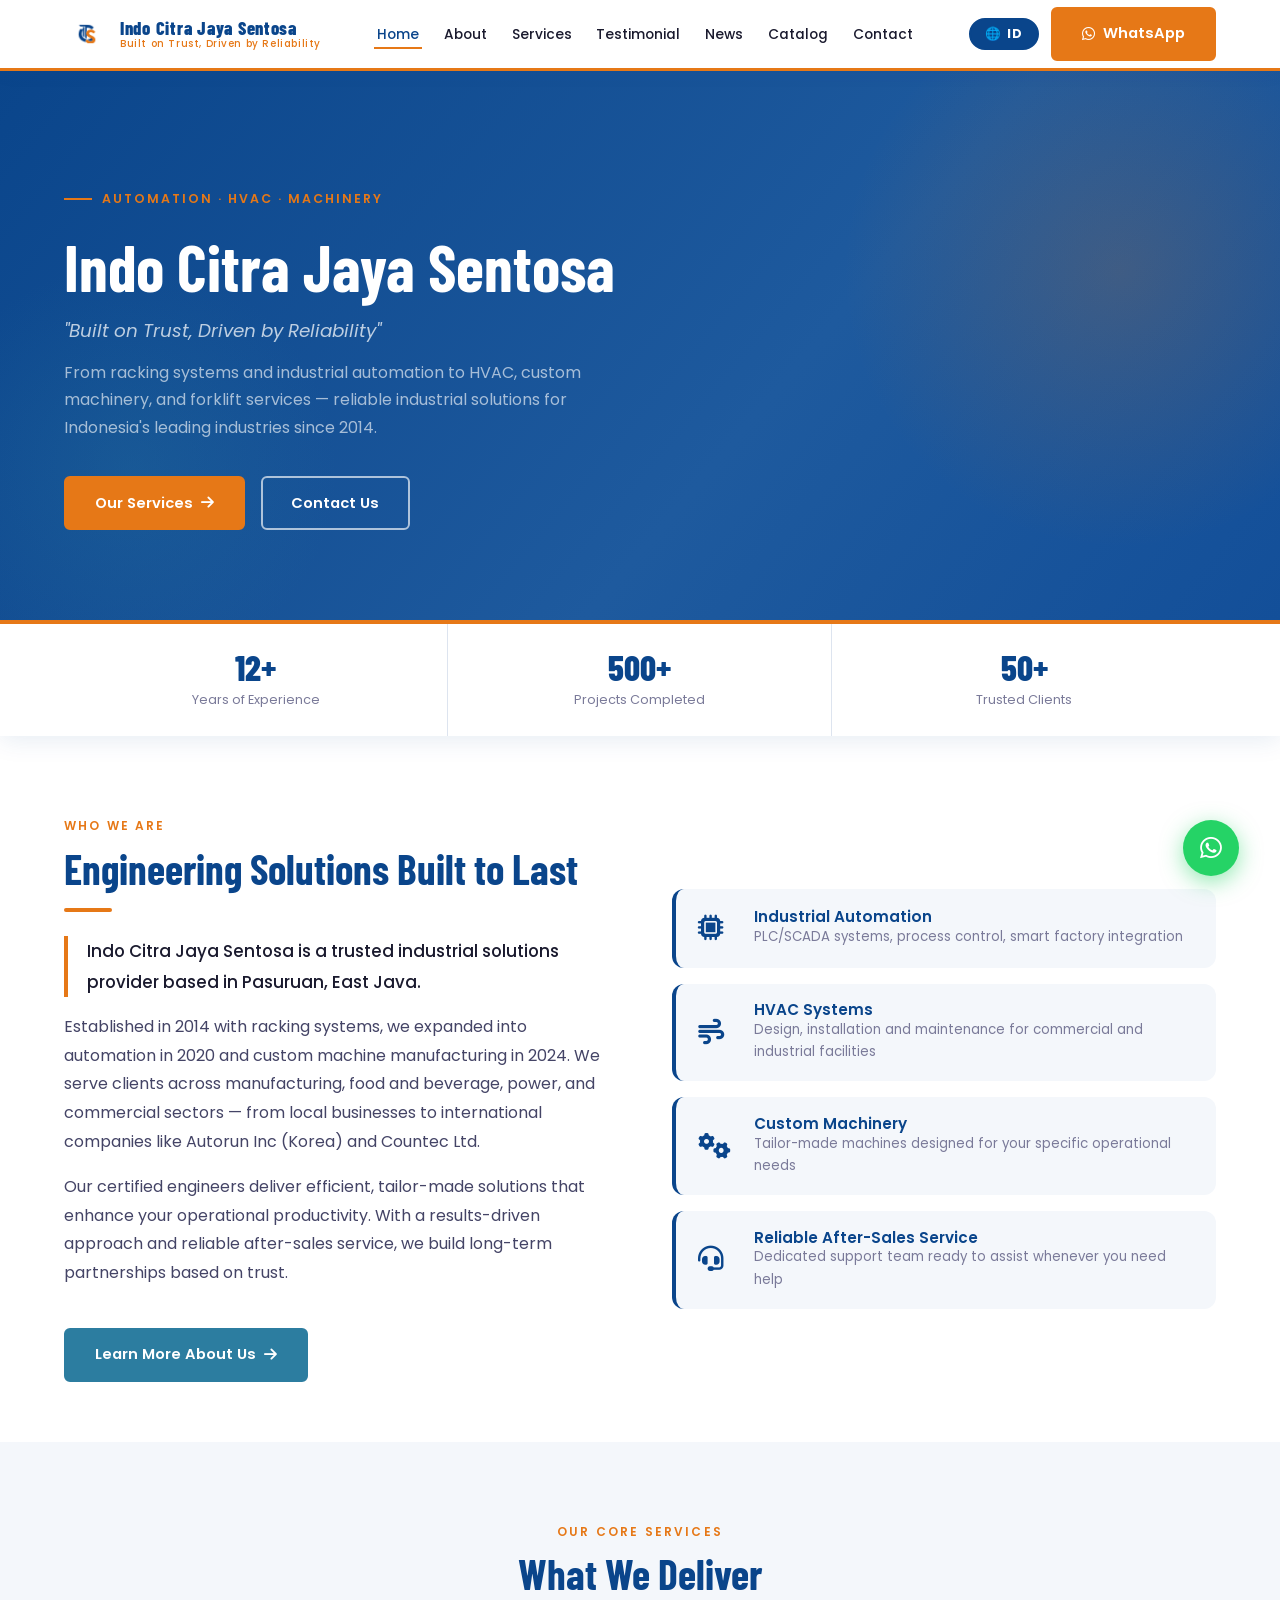
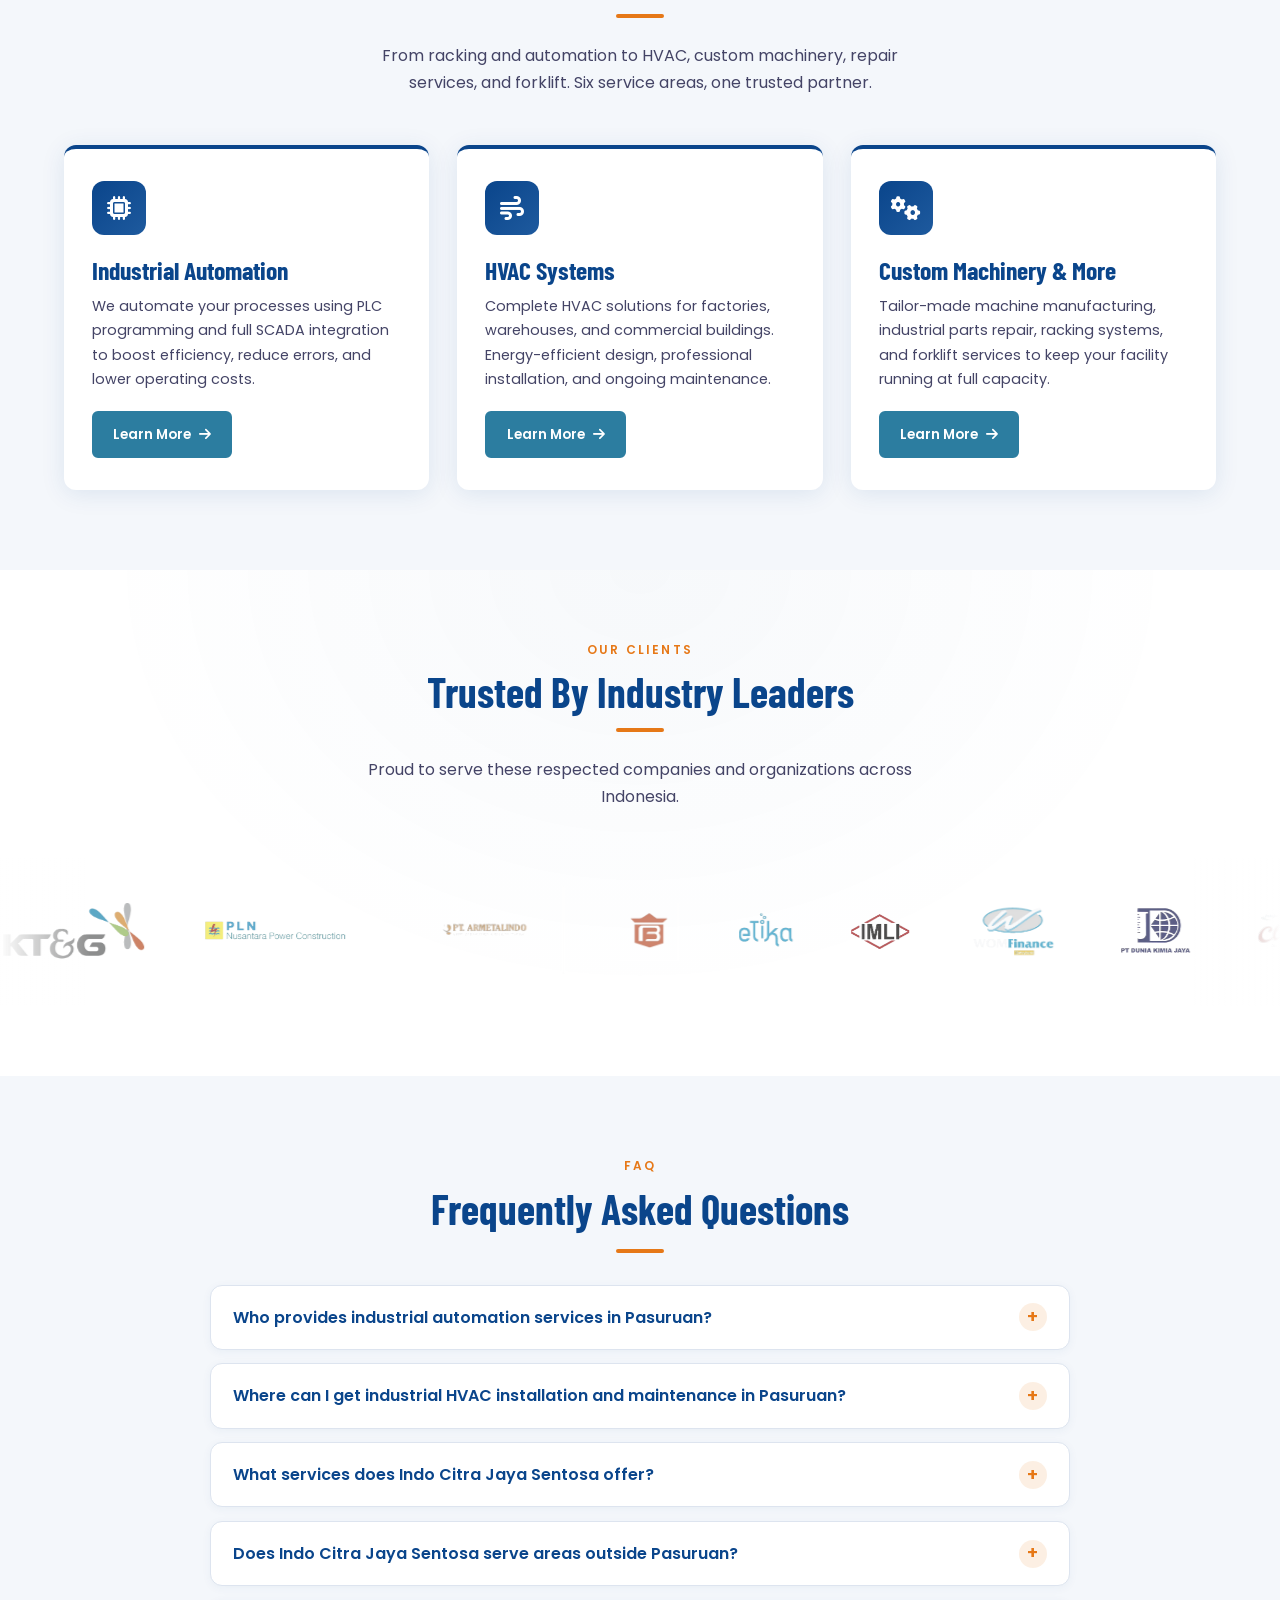
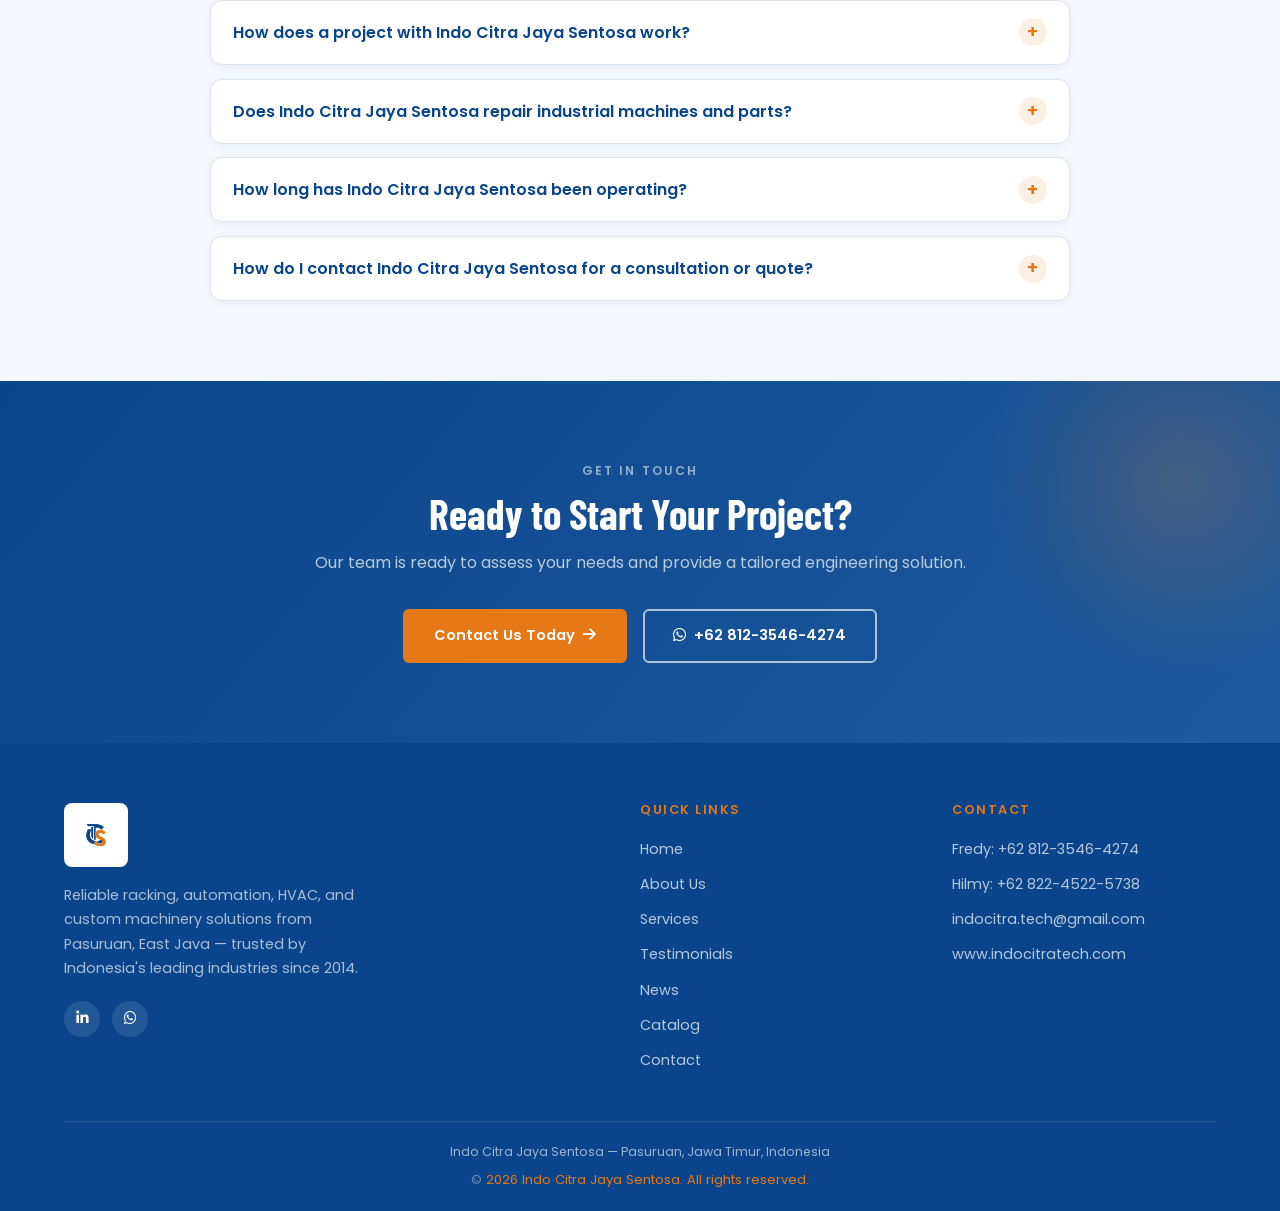
<file: index.html>
<!DOCTYPE html>
<html lang="en">
<head>
  <meta charset="UTF-8" />
  <meta name="viewport" content="width=device-width, initial-scale=1.0" />
  <title>Indo Citra Jaya Sentosa | Industrial Automation &amp; HVAC — Pasuruan</title>
  <meta name="description" content="Indo Citra Jaya Sentosa provides industrial automation (PLC/SCADA) and HVAC services from Pasuruan, East Java, plus custom machinery, racking and forklift services. Trusted by 50+ companies since 2014." />
  <meta name="keywords" content="industrial automation Pasuruan, HVAC contractor East Java, PLC SCADA integrator Indonesia, chiller installation, custom machinery, racking system, Indo Citra Jaya Sentosa" />
  <meta name="author" content="Indo Citra Jaya Sentosa" />
  <meta name="robots" content="index, follow" />
  <meta name="googlebot" content="index, follow" />
  <meta name="bingbot" content="index, follow" />
  <meta name="geo.region" content="ID-JI" />
  <meta name="geo.placename" content="Pasuruan, East Java, Indonesia" />
  <meta name="geo.position" content="-7.602925;112.714826" />
  <meta name="ICBM" content="-7.602925, 112.714826" />
  <meta name="google-site-verification" content="3TqDim4yWvlgGr-Wd98GxOirI521ac73xyakNCLRCCY" />
  <link rel="icon" type="image/x-icon" href="favicon.ico" />
  <link rel="apple-touch-icon" href="apple-touch-icon.png" />
  <link rel="icon" type="image/png" sizes="192x192" href="favicon-192.png" />
  <link rel="canonical" href="https://www.indocitratech.com/" />
  <link rel="alternate" hreflang="en" href="https://www.indocitratech.com/" />
  <link rel="alternate" hreflang="id" href="https://www.indocitratech.com/id/" />
  <link rel="alternate" hreflang="x-default" href="https://www.indocitratech.com/" />
  <link rel="stylesheet" href="style.css?v=1794630221" />
  <link rel="preconnect" href="https://fonts.googleapis.com" />
  <link rel="preconnect" href="https://fonts.gstatic.com" crossorigin />
  <link href="https://fonts.googleapis.com/css2?family=Poppins:wght@300;400;500;600;700;800&family=Barlow+Condensed:wght@600;700;800&display=swap" rel="stylesheet" />
  <link rel="stylesheet" href="https://cdnjs.cloudflare.com/ajax/libs/font-awesome/6.5.0/css/all.min.css" />
<script type="application/ld+json">
{
  "@context": "https://schema.org",
  "@graph": [
    {
      "@type": "LocalBusiness",
      "@id": "https://www.indocitratech.com/#business",
      "name": "Indo Citra Jaya Sentosa",
      "legalName": "Indo Citra Jaya Sentosa",
      "alternateName": [
        "Indocitra Tech",
        "Indo Citra Jaya Sentosa",
        "Indocitra"
      ],
      "url": "https://www.indocitratech.com",
      "logo": "https://www.indocitratech.com/images/logo-indocitra.png",
      "image": "https://www.indocitratech.com/images/logo-indocitra.png",
      "description": "Indo Citra Jaya Sentosa is an industrial solutions provider based in Pasuruan, East Java, Indonesia. It delivers industrial automation (PLC, SCADA, control panels), HVAC systems (chillers, AHU, FCU, ducting), custom machinery, racking systems, forklift supply and servicing, and industrial parts repair. Operating since 2014 and trusted by more than 50 companies.",
      "foundingDate": "2014",
      "telephone": "+6281235464274",
      "email": "indocitra.tech@gmail.com",
      "address": {
        "@type": "PostalAddress",
        "addressLocality": "Pasuruan",
        "addressRegion": "East Java",
        "addressCountry": "ID"
      },
      "geo": {
        "@type": "GeoCoordinates",
        "latitude": -7.602925,
        "longitude": 112.714826
      },
      "openingHoursSpecification": [
        {
          "@type": "OpeningHoursSpecification",
          "dayOfWeek": [
            "Monday",
            "Tuesday",
            "Wednesday",
            "Thursday",
            "Friday"
          ],
          "opens": "08:00",
          "closes": "17:00"
        }
      ],
      "sameAs": [
        "https://www.linkedin.com/company/indocitra-jaya-sentosa"
      ],
      "hasOfferCatalog": {
        "@type": "OfferCatalog",
        "name": "Industrial Services",
        "itemListElement": [
          {
            "@type": "Offer",
            "itemOffered": {
              "@type": "Service",
              "name": "Industrial Automation"
            }
          },
          {
            "@type": "Offer",
            "itemOffered": {
              "@type": "Service",
              "name": "HVAC Systems"
            }
          },
          {
            "@type": "Offer",
            "itemOffered": {
              "@type": "Service",
              "name": "Custom Machinery"
            }
          },
          {
            "@type": "Offer",
            "itemOffered": {
              "@type": "Service",
              "name": "Racking Systems"
            }
          },
          {
            "@type": "Offer",
            "itemOffered": {
              "@type": "Service",
              "name": "Forklift Supply"
            }
          },
          {
            "@type": "Offer",
            "itemOffered": {
              "@type": "Service",
              "name": "Repair Industrial Parts"
            }
          }
        ]
      },
      "areaServed": {
        "@type": "Country",
        "name": "Indonesia"
      },
      "knowsAbout": [
        "Industrial automation",
        "PLC programming",
        "SCADA systems",
        "Control panel fabrication",
        "HVAC systems",
        "Chiller installation and overhaul",
        "Custom machinery manufacturing",
        "Warehouse racking systems",
        "Forklift supply and servicing",
        "Industrial parts repair"
      ]
    },
    {
      "@type": "WebSite",
      "@id": "https://www.indocitratech.com/#website",
      "url": "https://www.indocitratech.com",
      "name": "Indo Citra Jaya Sentosa",
      "publisher": {
        "@id": "https://www.indocitratech.com/#business"
      },
      "inLanguage": [
        "en",
        "id"
      ]
    }
  ]
}
</script>

<script type="application/ld+json" id="ld-faq">
{
  "@context": "https://schema.org",
  "@type": "FAQPage",
  "inLanguage": "en",
  "mainEntity": [
    {
      "@type": "Question",
      "name": "Who provides industrial automation services in Pasuruan?",
      "acceptedAnswer": {
        "@type": "Answer",
        "text": "Indo Citra Jaya Sentosa is an industrial automation provider based in Pasuruan, East Java. We program PLCs (Siemens, Omron, Schneider Electric), design and implement SCADA systems, fabricate and wire control panels, and commission complete automated production lines. The company has operated since 2014 and entered the automation segment in 2020."
      }
    },
    {
      "@type": "Question",
      "name": "Where can I get industrial HVAC installation and maintenance in Pasuruan?",
      "acceptedAnswer": {
        "@type": "Answer",
        "text": "Indo Citra Jaya Sentosa handles HVAC for factories, warehouses and commercial buildings in Pasuruan and across East Java: load calculation and system design, chiller installation and integration, AHU, FCU and ducting works, chiller overhaul, refrigeration and cold storage, and preventive maintenance programs."
      }
    },
    {
      "@type": "Question",
      "name": "What services does Indo Citra Jaya Sentosa offer?",
      "acceptedAnswer": {
        "@type": "Answer",
        "text": "Six service areas: (1) Industrial Automation — PLC, SCADA and control panels; (2) HVAC Systems — design, chiller, AHU/FCU installation and servicing; (3) Custom Machinery — machines designed and built for a specific production line; (4) Racking Systems — selective, drive-in, heavy-duty pallet and mezzanine racking; (5) Forklift — supply and servicing of electric and LPG forklifts; (6) Repair of Industrial Parts — compressors, pumps, motors, drives and electrical panels."
      }
    },
    {
      "@type": "Question",
      "name": "Does Indo Citra Jaya Sentosa serve areas outside Pasuruan?",
      "acceptedAnswer": {
        "@type": "Answer",
        "text": "Yes. The team is based in Pasuruan, East Java, and serves clients across East Java and the rest of Indonesia in the manufacturing, food and beverage, power and commercial sectors. We have also worked with international companies such as Autorun Inc (Korea) and Countec Ltd."
      }
    },
    {
      "@type": "Question",
      "name": "How does a project with Indo Citra Jaya Sentosa work?",
      "acceptedAnswer": {
        "@type": "Answer",
        "text": "Every project follows four steps: consultation to understand requirements and site conditions; engineering design with a technical proposal, drawings and bill of materials; installation by certified technicians; and handover with commissioning, documentation, training and after-sales support. A tailored proposal is prepared within 48 hours of the first consultation."
      }
    },
    {
      "@type": "Question",
      "name": "Does Indo Citra Jaya Sentosa repair industrial machines and parts?",
      "acceptedAnswer": {
        "@type": "Answer",
        "text": "Yes. Our technicians diagnose and repair compressors, conveyor systems, pumps, motors and drives, hydraulic and pneumatic systems, and electrical panels. Contract maintenance programs are available for clients who want scheduled servicing all year round."
      }
    },
    {
      "@type": "Question",
      "name": "How long has Indo Citra Jaya Sentosa been operating?",
      "acceptedAnswer": {
        "@type": "Answer",
        "text": "Since 2014. The company started with racking systems for warehouses, expanded into industrial automation in 2020, and launched custom machine manufacturing in 2024. It now serves more than 50 clients."
      }
    },
    {
      "@type": "Question",
      "name": "How do I contact Indo Citra Jaya Sentosa for a consultation or quote?",
      "acceptedAnswer": {
        "@type": "Answer",
        "text": "Message us on WhatsApp at +62 812-3546-4274 (Fredy, sales and projects) or +62 822-4522-5738 (Hilmy, operations), or email indocitra.tech@gmail.com. Our office is in Pasuruan, East Java, Indonesia."
      }
    }
  ]
}
</script>

  <!-- Open Graph / WhatsApp / LinkedIn preview -->
  <meta property="og:type" content="website" />
  <meta property="og:url" content="https://www.indocitratech.com/" />
  <meta property="og:title" content="Indo Citra Jaya Sentosa | Industrial Automation &amp; HVAC — Pasuruan" />
  <meta property="og:description" content="Indo Citra Jaya Sentosa provides industrial automation (PLC/SCADA) and HVAC services from Pasuruan, East Java, plus custom machinery, racking and forklift services. Trusted by 50+ companies since 2014." />
  <meta property="og:image" content="https://www.indocitratech.com/images/logo-indocitra.png" />
  <meta property="og:image:width" content="400" />
  <meta property="og:image:height" content="400" />
  <meta property="og:site_name" content="Indo Citra Jaya Sentosa" />
  <meta property="og:locale" content="en_US" />
  <meta property="og:locale:alternate" content="id_ID" />
  <!-- Twitter Card -->
  <meta name="twitter:card" content="summary" />
  <meta name="twitter:title" content="Indo Citra Jaya Sentosa | Industrial Automation &amp; HVAC — Pasuruan" />
  <meta name="twitter:description" content="Indo Citra Jaya Sentosa provides industrial automation (PLC/SCADA) and HVAC services from Pasuruan, East Java, plus custom machinery, racking and forklift services. Trusted by 50+ companies since 2014." />
  <meta name="twitter:image" content="https://www.indocitratech.com/images/logo-indocitra.png" />
</head>
<body>
<div id="page-transition"><div class="pt-veil"></div><div class="pt-bar"></div></div>

<!-- HEADER -->
<header>
  <div class="container">
    <nav class="nav-inner">
      <a href="index.html" class="nav-logo">
        <img src="images/logo-indocitra.png?v=2" alt="Indo Citra Jaya Sentosa" />
        <div class="nav-logo-text">
          <span class="brand">Indo Citra Jaya Sentosa</span>
          <span class="tagline">Built on Trust, Driven by Reliability</span>
        </div>
      </a>
      <ul class="nav-links" id="navLinks">
        <li><a href="index.html" data-en="Home" data-id="Beranda">Home</a></li>
        <li><a href="about.html" data-en="About" data-id="Tentang Kami">About</a></li>
        <li><a href="services.html" data-en="Services" data-id="Layanan">Services</a></li>
        <li><a href="testimonial.html" data-en="Testimonial" data-id="Testimoni">Testimonial</a></li>
        <li><a href="news.html" data-en="News" data-id="Berita">News</a></li>
        <li><a href="catalog.html" data-en="Catalog" data-id="Katalog">Catalog</a></li>
        <li><a href="contact.html" data-en="Contact" data-id="Kontak">Contact</a></li>
      </ul>
      <div class="nav-cta">
        <a class="lang-toggle" id="langToggle" href="id/index.html" hreflang="id" aria-label="Versi Bahasa Indonesia">🌐 ID</a>
        <a href="https://wa.me/6281235464274" target="_blank" rel="noopener" class="btn btn-primary">
          <i class="fa-brands fa-whatsapp"></i> WhatsApp
        </a>
        <button class="nav-hamburger" id="hamburger" aria-label="Toggle menu">
          <span></span><span></span><span></span>
        </button>
      </div>
    </nav>
  </div>
</header>

<!-- HERO -->
<section class="hero">
  <div class="container">
    <div class="hero-inner">
      <span class="hero-eyebrow" data-en="Automation · HVAC · Machinery" data-id="Otomasi · HVAC · Mesin">Automation · HVAC · Machinery</span>
      <h1>Indo Citra Jaya Sentosa</h1>
      <p class="hero-tagline" data-en='"Built on Trust, Driven by Reliability"' data-id='"Dibangun atas Kepercayaan, Digerakkan oleh Keandalan"'>"Built on Trust, Driven by Reliability"</p>
      <p class="hero-desc" data-en="From racking systems and industrial automation to HVAC, custom machinery, and forklift services — reliable industrial solutions for Indonesia's leading industries since 2014." data-id="Dari sistem racking dan otomasi industri hingga HVAC, mesin kustom, dan layanan forklift — solusi industri yang andal untuk perusahaan-perusahaan terkemuka di Indonesia sejak 2014.">From racking systems and industrial automation to HVAC, custom machinery, and forklift services — reliable industrial solutions for Indonesia's leading industries since 2014.</p>
      <div class="hero-actions">
        <a href="services.html" class="btn btn-primary" data-en="Our Services" data-id="Layanan Kami">Our Services <i class="fa-solid fa-arrow-right"></i></a>
        <a href="contact.html" class="btn btn-outline" data-en="Contact Us" data-id="Hubungi Kami">Contact Us</a>
      </div>
    </div>
  </div>
</section>

<!-- STATS BAR -->
<div class="stats-bar">
  <div class="container">
    <div class="stats-inner" style="grid-template-columns:repeat(3,1fr);">
      <div class="stat-item">
        <div class="stat-num" data-founded="2014" data-suffix="+">12+</div>
        <div class="stat-label" data-en="Years of Experience" data-id="Tahun Pengalaman">Years of Experience</div>
      </div>
      <div class="stat-item">
        <div class="stat-num" data-target="500" data-suffix="+">500+</div>
        <div class="stat-label" data-en="Projects Completed" data-id="Proyek Selesai">Projects Completed</div>
      </div>
      <div class="stat-item">
        <div class="stat-num" data-target="50" data-suffix="+">50+</div>
        <div class="stat-label" data-en="Trusted Clients" data-id="Klien Terpercaya">Trusted Clients</div>
      </div>
    </div>
  </div>
</div>

<!-- INTRO -->
<section class="intro-section">
  <div class="container">
    <div class="intro-grid">
      <div class="intro-body reveal">
        <span class="section-label" data-en="Who We Are" data-id="Siapa Kami">Who We Are</span>
        <h2 class="section-title" data-en="Engineering Solutions Built to Last" data-id="Solusi Teknik yang Dirancang untuk Bertahan">Engineering Solutions Built to Last</h2>
        <div class="divider"></div>
        <p class="intro-accent" data-en="Indo Citra Jaya Sentosa is a trusted industrial solutions provider based in Pasuruan, East Java." data-id="Indo Citra Jaya Sentosa adalah penyedia solusi industri terpercaya yang berbasis di Pasuruan, Jawa Timur.">Indo Citra Jaya Sentosa is a trusted industrial solutions provider based in Pasuruan, East Java.</p>
        <p data-en="Established in 2014 with racking systems, we expanded into automation in 2020 and custom machine manufacturing in 2024. We serve clients across manufacturing, food and beverage, power, and commercial sectors — from local businesses to international companies like Autorun Inc (Korea) and Countec Ltd." data-id="Berdiri sejak 2014 dengan fokus pada sistem racking, kami berkembang ke segmen otomasi pada 2020 dan manufaktur mesin kustom pada 2024. Kami melayani klien di sektor manufaktur, makanan dan minuman, ketenagalistrikan, serta komersial.">Established in 2014 with racking systems, we expanded into automation in 2020 and custom machine manufacturing in 2024. We serve clients across manufacturing, food and beverage, power, and commercial sectors — from local businesses to international companies like Autorun Inc (Korea) and Countec Ltd.</p>
        <p data-en="Our certified engineers deliver efficient, tailor-made solutions that enhance your operational productivity. With a results-driven approach and reliable after-sales service, we build long-term partnerships based on trust." data-id="Tim insinyur bersertifikat kami menghadirkan solusi yang efisien dan terukur untuk meningkatkan produktivitas operasional Anda. Dengan pendekatan berorientasi hasil dan layanan purna jual yang andal, kami membangun kemitraan jangka panjang yang didasarkan pada kepercayaan.">Our certified engineers deliver efficient, tailor-made solutions that enhance your operational productivity. With a results-driven approach and reliable after-sales service, we build long-term partnerships based on trust.</p>
        <a href="about.html" class="btn btn-teal" style="margin-top:1.5rem;" data-en="Learn More About Us" data-id="Pelajari Lebih Lanjut">Learn More About Us <i class="fa-solid fa-arrow-right"></i></a>
      </div>
      <div class="intro-visual reveal" style="transition-delay:0.15s;">
        <div class="intro-card">
          <div class="intro-card-icon"><i class="fa-solid fa-microchip"></i></div>
          <div>
            <h4 data-en="Industrial Automation" data-id="Otomasi Industri">Industrial Automation</h4>
            <p data-en="PLC/SCADA systems, process control, smart factory integration" data-id="Sistem PLC/SCADA, kendali proses, integrasi pabrik cerdas">PLC/SCADA systems, process control, smart factory integration</p>
          </div>
        </div>
        <div class="intro-card">
          <div class="intro-card-icon"><i class="fa-solid fa-wind"></i></div>
          <div>
            <h4 data-en="HVAC Systems" data-id="Sistem HVAC">HVAC Systems</h4>
            <p data-en="Design, installation and maintenance for commercial and industrial facilities" data-id="Perancangan, pemasangan, dan pemeliharaan untuk fasilitas komersial dan industri">Design, installation and maintenance for commercial and industrial facilities</p>
          </div>
        </div>
        <div class="intro-card">
          <div class="intro-card-icon"><i class="fa-solid fa-gears"></i></div>
          <div>
            <h4 data-en="Custom Machinery" data-id="Mesin Kustom">Custom Machinery</h4>
            <p data-en="Tailor-made machines designed for your specific operational needs" data-id="Mesin yang dirancang khusus sesuai kebutuhan operasional Anda">Tailor-made machines designed for your specific operational needs</p>
          </div>
        </div>
        <div class="intro-card">
          <div class="intro-card-icon"><i class="fa-solid fa-headset"></i></div>
          <div>
            <h4 data-en="Reliable After-Sales Service" data-id="Layanan Purna Jual yang Andal">Reliable After-Sales Service</h4>
            <p data-en="Dedicated support team ready to assist whenever you need help" data-id="Tim dukungan yang siap membantu kapanpun Anda membutuhkan">Dedicated support team ready to assist whenever you need help</p>
          </div>
        </div>
      </div>
    </div>
  </div>
</section>

<!-- HIGHLIGHT CARDS -->
<section class="section highlights-section">
  <div class="container">
    <div class="text-center reveal">
      <span class="section-label" data-en="Our Core Services" data-id="Layanan Utama Kami">Our Core Services</span>
      <h2 class="section-title" data-en="What We Deliver" data-id="Yang Kami Tawarkan">What We Deliver</h2>
      <div class="divider center"></div>
      <p class="section-sub" style="margin:0 auto;" data-en="From racking and automation to HVAC, custom machinery, repair services, and forklift. Six service areas, one trusted partner." data-id="Dari racking dan otomasi hingga HVAC, mesin kustom, perbaikan, dan forklift. Enam bidang layanan, satu mitra terpercaya.">From racking and automation to HVAC, custom machinery, repair services, and forklift. Six service areas, one trusted partner.</p>
    </div>
    <div class="highlights-grid">
      <div class="highlight-card reveal">
        <div class="hc-icon"><i class="fa-solid fa-microchip"></i></div>
        <h3 data-en="Industrial Automation" data-id="Otomasi Industri">Industrial Automation</h3>
        <p data-en="We automate your processes using PLC programming and full SCADA integration to boost efficiency, reduce errors, and lower operating costs." data-id="Kami mengotomasi proses Anda menggunakan pemrograman PLC dan integrasi SCADA penuh untuk meningkatkan efisiensi dan mengurangi biaya operasional.">We automate your processes using PLC programming and full SCADA integration to boost efficiency, reduce errors, and lower operating costs.</p>
        <a href="services.html" class="btn btn-teal" style="margin-top:1.25rem;font-size:0.85rem;padding:0.6rem 1.2rem;" data-en="Learn More" data-id="Pelajari">Learn More <i class="fa-solid fa-arrow-right"></i></a>
      </div>
      <div class="highlight-card reveal" style="transition-delay:0.1s;">
        <div class="hc-icon"><i class="fa-solid fa-wind"></i></div>
        <h3 data-en="HVAC Systems" data-id="Sistem HVAC">HVAC Systems</h3>
        <p data-en="Complete HVAC solutions for factories, warehouses, and commercial buildings. Energy-efficient design, professional installation, and ongoing maintenance." data-id="Solusi HVAC lengkap untuk pabrik, gudang, dan gedung komersial. Desain hemat energi, pemasangan profesional, dan pemeliharaan berkelanjutan.">Complete HVAC solutions for factories, warehouses, and commercial buildings. Energy-efficient design, professional installation, and ongoing maintenance.</p>
        <a href="services.html" class="btn btn-teal" style="margin-top:1.25rem;font-size:0.85rem;padding:0.6rem 1.2rem;" data-en="Learn More" data-id="Pelajari">Learn More <i class="fa-solid fa-arrow-right"></i></a>
      </div>
      <div class="highlight-card reveal" style="transition-delay:0.2s;">
        <div class="hc-icon"><i class="fa-solid fa-gears"></i></div>
        <h3 data-en="Custom Machinery &amp; More" data-id="Mesin Kustom &amp; Lainnya">Custom Machinery &amp; More</h3>
        <p data-en="Tailor-made machine manufacturing, industrial parts repair, racking systems, and forklift services to keep your facility running at full capacity." data-id="Manufaktur mesin kustom, perbaikan suku cadang industri, sistem racking, dan layanan forklift untuk menjaga fasilitas Anda beroperasi penuh.">Tailor-made machine manufacturing, industrial parts repair, racking systems, and forklift services to keep your facility running at full capacity.</p>
        <a href="services.html" class="btn btn-teal" style="margin-top:1.25rem;font-size:0.85rem;padding:0.6rem 1.2rem;" data-en="Learn More" data-id="Pelajari">Learn More <i class="fa-solid fa-arrow-right"></i></a>
      </div>
    </div>
  </div>
</section>

<!-- TRUSTED BY -->
<section class="trusted-section">
  <div class="container">
    <div class="text-center reveal">
      <span class="section-label" data-en="Our Clients" data-id="Klien Kami">Our Clients</span>
      <h2 class="section-title" data-en="Trusted By Industry Leaders" data-id="Dipercaya oleh Pemimpin Industri">Trusted By Industry Leaders</h2>
      <div class="divider center"></div>
      <p class="section-sub" data-en="Proud to serve these respected companies and organizations across Indonesia." data-id="Bangga melayani perusahaan dan organisasi terkemuka di seluruh Indonesia.">Proud to serve these respected companies and organizations across Indonesia.</p>
    </div>
  </div>
  <div class="logos-track-wrapper" id="logoWrapper">
    <div class="logos-track" id="logosTrack">
      <img src="images/cust1.png" alt="Club Air Mineral" />
      <img src="images/cust2.png" alt="PLN Nusantara Power Construction" />
      <img src="images/cust3.png" alt="PT Berlina" />
      <img src="images/cust4.png" class="logo-large" alt="PT Armetalindo" />
      <img src="images/cust5.png" alt="CTS" />
      <img src="images/cust6.png" alt="eTika" />
      <img src="images/cust7.png" alt="IMLI" />
      <img src="images/cust8.png" alt="WOM Finance" />
      <img src="images/cust9.png" alt="PT Dunia Kimia Jaya" />
      <img src="images/cust1.png" alt="Club Air Mineral" />
      <img src="images/cust2.png" alt="PLN Nusantara Power Construction" />
      <img src="images/cust3.png" alt="PT Berlina" />
      <img src="images/cust4.png" class="logo-large" alt="PT Armetalindo" />
      <img src="images/cust5.png" alt="CTS" />
      <img src="images/cust6.png" alt="eTika" />
      <img src="images/cust7.png" alt="IMLI" />
      <img src="images/cust8.png" alt="WOM Finance" />
      <img src="images/cust9.png" alt="PT Dunia Kimia Jaya" />
    </div>
  </div>
</section>

<!-- FAQ -->
<section class="section faq-section" id="faq">
  <div class="container">
    <div class="text-center reveal">
      <span class="section-label" data-en="FAQ" data-id="Tanya Jawab">FAQ</span>
      <h2 class="section-title" data-en="Frequently Asked Questions" data-id="Pertanyaan yang Sering Diajukan">Frequently Asked Questions</h2>
      <div class="divider center"></div>
    </div>
    <div class="faq-list reveal">
      <details class="faq-item">
        <summary data-en="Who provides industrial automation services in Pasuruan?" data-id="Siapa penyedia jasa otomasi industri (industrial automation) di Pasuruan?">Who provides industrial automation services in Pasuruan?</summary>
        <p class="faq-answer" data-en="Indo Citra Jaya Sentosa is an industrial automation provider based in Pasuruan, East Java. We program PLCs (Siemens, Omron, Schneider Electric), design and implement SCADA systems, fabricate and wire control panels, and commission complete automated production lines. The company has operated since 2014 and entered the automation segment in 2020." data-id="Indo Citra Jaya Sentosa adalah penyedia jasa otomasi industri yang berbasis di Pasuruan, Jawa Timur. Kami mengerjakan pemrograman PLC (Siemens, Omron, Schneider Electric), perancangan dan implementasi sistem SCADA, fabrikasi dan pengkabelan panel kontrol, hingga komisioning lini produksi otomatis. Perusahaan berdiri sejak 2014 dan masuk ke segmen otomasi pada 2020.">Indo Citra Jaya Sentosa is an industrial automation provider based in Pasuruan, East Java. We program PLCs (Siemens, Omron, Schneider Electric), design and implement SCADA systems, fabricate and wire control panels, and commission complete automated production lines. The company has operated since 2014 and entered the automation segment in 2020.</p>
      </details>
      <details class="faq-item">
        <summary data-en="Where can I get industrial HVAC installation and maintenance in Pasuruan?" data-id="Di mana bisa mendapatkan jasa instalasi dan perawatan HVAC industri di Pasuruan?">Where can I get industrial HVAC installation and maintenance in Pasuruan?</summary>
        <p class="faq-answer" data-en="Indo Citra Jaya Sentosa handles HVAC for factories, warehouses and commercial buildings in Pasuruan and across East Java: load calculation and system design, chiller installation and integration, AHU, FCU and ducting works, chiller overhaul, refrigeration and cold storage, and preventive maintenance programs." data-id="Indo Citra Jaya Sentosa menangani HVAC untuk pabrik, gudang, dan gedung komersial di Pasuruan dan seluruh Jawa Timur: kalkulasi beban dan perancangan sistem, pemasangan dan integrasi chiller, pekerjaan AHU, FCU, dan ducting, overhaul chiller, refrigerasi dan cold storage, serta program pemeliharaan preventif.">Indo Citra Jaya Sentosa handles HVAC for factories, warehouses and commercial buildings in Pasuruan and across East Java: load calculation and system design, chiller installation and integration, AHU, FCU and ducting works, chiller overhaul, refrigeration and cold storage, and preventive maintenance programs.</p>
      </details>
      <details class="faq-item">
        <summary data-en="What services does Indo Citra Jaya Sentosa offer?" data-id="Apa saja layanan Indo Citra Jaya Sentosa?">What services does Indo Citra Jaya Sentosa offer?</summary>
        <p class="faq-answer" data-en="Six service areas: (1) Industrial Automation — PLC, SCADA and control panels; (2) HVAC Systems — design, chiller, AHU/FCU installation and servicing; (3) Custom Machinery — machines designed and built for a specific production line; (4) Racking Systems — selective, drive-in, heavy-duty pallet and mezzanine racking; (5) Forklift — supply and servicing of electric and LPG forklifts; (6) Repair of Industrial Parts — compressors, pumps, motors, drives and electrical panels." data-id="Ada enam bidang layanan: (1) Otomasi Industri — PLC, SCADA, dan panel kontrol; (2) Sistem HVAC — perancangan, pemasangan dan servis chiller, AHU/FCU; (3) Mesin Kustom — mesin yang dirancang dan dibuat khusus untuk lini produksi tertentu; (4) Sistem Racking — racking selektif, drive-in, palet heavy-duty, dan mezzanine; (5) Forklift — penyediaan dan servis forklift listrik maupun LPG; (6) Perbaikan Suku Cadang Industri — kompresor, pompa, motor, drive, dan panel listrik.">Six service areas: (1) Industrial Automation — PLC, SCADA and control panels; (2) HVAC Systems — design, chiller, AHU/FCU installation and servicing; (3) Custom Machinery — machines designed and built for a specific production line; (4) Racking Systems — selective, drive-in, heavy-duty pallet and mezzanine racking; (5) Forklift — supply and servicing of electric and LPG forklifts; (6) Repair of Industrial Parts — compressors, pumps, motors, drives and electrical panels.</p>
      </details>
      <details class="faq-item">
        <summary data-en="Does Indo Citra Jaya Sentosa serve areas outside Pasuruan?" data-id="Apakah Indo Citra Jaya Sentosa melayani area di luar Pasuruan?">Does Indo Citra Jaya Sentosa serve areas outside Pasuruan?</summary>
        <p class="faq-answer" data-en="Yes. The team is based in Pasuruan, East Java, and serves clients across East Java and the rest of Indonesia in the manufacturing, food and beverage, power and commercial sectors. We have also worked with international companies such as Autorun Inc (Korea) and Countec Ltd." data-id="Ya. Tim kami berbasis di Pasuruan, Jawa Timur, dan melayani klien di seluruh Jawa Timur serta wilayah Indonesia lainnya di sektor manufaktur, makanan dan minuman, ketenagalistrikan, dan komersial. Kami juga pernah bekerja sama dengan perusahaan internasional seperti Autorun Inc (Korea) dan Countec Ltd.">Yes. The team is based in Pasuruan, East Java, and serves clients across East Java and the rest of Indonesia in the manufacturing, food and beverage, power and commercial sectors. We have also worked with international companies such as Autorun Inc (Korea) and Countec Ltd.</p>
      </details>
      <details class="faq-item">
        <summary data-en="How does a project with Indo Citra Jaya Sentosa work?" data-id="Bagaimana alur pengerjaan proyek di Indo Citra Jaya Sentosa?">How does a project with Indo Citra Jaya Sentosa work?</summary>
        <p class="faq-answer" data-en="Every project follows four steps: consultation to understand requirements and site conditions; engineering design with a technical proposal, drawings and bill of materials; installation by certified technicians; and handover with commissioning, documentation, training and after-sales support. A tailored proposal is prepared within 48 hours of the first consultation." data-id="Setiap proyek melalui empat tahap: konsultasi untuk memahami kebutuhan dan kondisi lokasi; desain teknik berupa proposal teknis, gambar, dan daftar material; pemasangan oleh teknisi bersertifikat; lalu serah terima yang mencakup komisioning, dokumentasi, pelatihan, dan dukungan purna jual. Proposal disiapkan dalam 48 jam setelah konsultasi awal.">Every project follows four steps: consultation to understand requirements and site conditions; engineering design with a technical proposal, drawings and bill of materials; installation by certified technicians; and handover with commissioning, documentation, training and after-sales support. A tailored proposal is prepared within 48 hours of the first consultation.</p>
      </details>
      <details class="faq-item">
        <summary data-en="Does Indo Citra Jaya Sentosa repair industrial machines and parts?" data-id="Apakah Indo Citra Jaya Sentosa menerima perbaikan mesin dan suku cadang industri?">Does Indo Citra Jaya Sentosa repair industrial machines and parts?</summary>
        <p class="faq-answer" data-en="Yes. Our technicians diagnose and repair compressors, conveyor systems, pumps, motors and drives, hydraulic and pneumatic systems, and electrical panels. Contract maintenance programs are available for clients who want scheduled servicing all year round." data-id="Ya. Teknisi kami mendiagnosis dan memperbaiki kompresor, sistem konveyor, pompa, motor dan drive, sistem hidrolik dan pneumatik, serta panel listrik. Tersedia juga program pemeliharaan kontrak bagi klien yang menginginkan servis terjadwal sepanjang tahun.">Yes. Our technicians diagnose and repair compressors, conveyor systems, pumps, motors and drives, hydraulic and pneumatic systems, and electrical panels. Contract maintenance programs are available for clients who want scheduled servicing all year round.</p>
      </details>
      <details class="faq-item">
        <summary data-en="How long has Indo Citra Jaya Sentosa been operating?" data-id="Sudah berapa lama Indo Citra Jaya Sentosa beroperasi?">How long has Indo Citra Jaya Sentosa been operating?</summary>
        <p class="faq-answer" data-en="Since 2014. The company started with racking systems for warehouses, expanded into industrial automation in 2020, and launched custom machine manufacturing in 2024. It now serves more than 50 clients." data-id="Sejak 2014. Perusahaan berawal dari sistem racking untuk gudang, berkembang ke otomasi industri pada 2020, dan meluncurkan manufaktur mesin kustom pada 2024. Saat ini kami melayani lebih dari 50 klien.">Since 2014. The company started with racking systems for warehouses, expanded into industrial automation in 2020, and launched custom machine manufacturing in 2024. It now serves more than 50 clients.</p>
      </details>
      <details class="faq-item">
        <summary data-en="How do I contact Indo Citra Jaya Sentosa for a consultation or quote?" data-id="Bagaimana cara menghubungi Indo Citra Jaya Sentosa untuk konsultasi atau penawaran?">How do I contact Indo Citra Jaya Sentosa for a consultation or quote?</summary>
        <p class="faq-answer" data-en="Message us on WhatsApp at +62 812-3546-4274 (Fredy, sales and projects) or +62 822-4522-5738 (Hilmy, operations), or email indocitra.tech@gmail.com. Our office is in Pasuruan, East Java, Indonesia." data-id="Hubungi kami lewat WhatsApp di +62 812-3546-4274 (Fredy, penjualan dan proyek) atau +62 822-4522-5738 (Hilmy, operasional), atau email ke indocitra.tech@gmail.com. Kantor kami berada di Pasuruan, Jawa Timur, Indonesia.">Message us on WhatsApp at +62 812-3546-4274 (Fredy, sales and projects) or +62 822-4522-5738 (Hilmy, operations), or email indocitra.tech@gmail.com. Our office is in Pasuruan, East Java, Indonesia.</p>
      </details>
    </div>
  </div>
</section>

<!-- CTA -->
<section class="cta-section">
  <div class="container">
    <span class="section-label" style="color:rgba(255,255,255,0.55);" data-en="Get In Touch" data-id="Hubungi Kami">Get In Touch</span>
    <h2 data-en="Ready to Start Your Project?" data-id="Siap Memulai Proyek Anda?">Ready to Start Your Project?</h2>
    <p data-en="Our team is ready to assess your needs and provide a tailored engineering solution." data-id="Tim kami siap mengkaji kebutuhan Anda dan memberikan solusi teknik yang tepat sasaran.">Our team is ready to assess your needs and provide a tailored engineering solution.</p>
    <div class="cta-actions">
      <a href="contact.html" class="btn btn-primary" data-en="Contact Us Today" data-id="Hubungi Kami Sekarang">Contact Us Today <i class="fa-solid fa-arrow-right"></i></a>
      <a href="https://wa.me/6281235464274" target="_blank" rel="noopener" class="btn btn-outline">
        <i class="fa-brands fa-whatsapp"></i> +62 812-3546-4274
      </a>
    </div>
  </div>
</section>

<!-- FOOTER -->
<footer>
  <div class="container">
    <div class="footer-grid">
      <div class="footer-brand">
        <img src="images/logo-indocitra.png?v=2" alt="Indo Citra Jaya Sentosa" />
        <p data-en="Reliable racking, automation, HVAC, and custom machinery solutions from Pasuruan, East Java — trusted by Indonesia's leading industries since 2014." data-id="Solusi racking, otomasi, HVAC, dan mesin kustom yang andal dari Pasuruan, Jawa Timur — dipercaya oleh industri terkemuka Indonesia sejak 2014.">Reliable racking, automation, HVAC, and custom machinery solutions from Pasuruan, East Java — trusted by Indonesia's leading industries since 2014.</p>
        <div class="footer-social" style="margin-top:1.25rem;">
          <a href="https://www.linkedin.com/company/indocitra-jaya-sentosa" target="_blank" rel="noopener" aria-label="LinkedIn"><i class="fa-brands fa-linkedin-in"></i></a>
          <a href="https://wa.me/6281235464274" target="_blank" rel="noopener" aria-label="WhatsApp"><i class="fa-brands fa-whatsapp"></i></a>
        </div>
      </div>
      <div class="footer-col">
        <h4 data-en="Quick Links" data-id="Tautan Cepat">Quick Links</h4>
        <ul>
          <li><a href="index.html" data-en="Home" data-id="Beranda">Home</a></li>
          <li><a href="about.html" data-en="About Us" data-id="Tentang Kami">About Us</a></li>
          <li><a href="services.html" data-en="Services" data-id="Layanan">Services</a></li>
          <li><a href="testimonial.html" data-en="Testimonials" data-id="Testimoni">Testimonials</a></li>
          <li><a href="news.html" data-en="News" data-id="Berita">News</a></li>
          <li><a href="catalog.html" data-en="Catalog" data-id="Katalog">Catalog</a></li>
          <li><a href="contact.html" data-en="Contact" data-id="Kontak">Contact</a></li>
        </ul>
      </div>
      <div class="footer-col">
        <h4 data-en="Contact" data-id="Kontak">Contact</h4>
        <ul>
          <li><a href="https://wa.me/6281235464274" target="_blank" rel="noopener">Fredy: +62 812-3546-4274</a></li>
          <li><a href="https://wa.me/6282245225738" target="_blank" rel="noopener">Hilmy: +62 822-4522-5738</a></li>
          <li><a href="mailto:indocitra.tech@gmail.com">indocitra.tech@gmail.com</a></li>
          <li><a href="https://www.indocitratech.com" target="_blank" rel="noopener">www.indocitratech.com</a></li>
        </ul>
      </div>
    </div>
    <div class="footer-bottom">
      <div style="margin-bottom:0.4rem;font-size:0.78rem;opacity:0.6;color:#fff;">Indo Citra Jaya Sentosa &mdash; Pasuruan, Jawa Timur, Indonesia</div>
      &copy; <span id="year"></span> <span>Indo Citra Jaya Sentosa</span>. <span data-en="All rights reserved." data-id="Hak cipta dilindungi.">All rights reserved.</span>
    </div>
  </div>
</footer>

<div class="wa-wrap">
  <svg class="wa-curved-text" viewBox="0 0 90 48" xmlns="http://www.w3.org/2000/svg">
    <path id="waCurve" d="M 8,40 Q 45,4 82,40" fill="none"/>
    <text><textPath href="#waCurve" startOffset="50%" text-anchor="middle" data-en="Contact Us!" data-id="Hubungi Kami!">Contact Us!</textPath></text>
  </svg>
  <a class="wa-float" href="https://wa.me/6281235464274" target="_blank" rel="noopener" aria-label="Chat on WhatsApp"><i class="fa-brands fa-whatsapp"></i></a>
</div>
<script src="script.js?v=1794630221"></script>
</body>
</html>
</file>
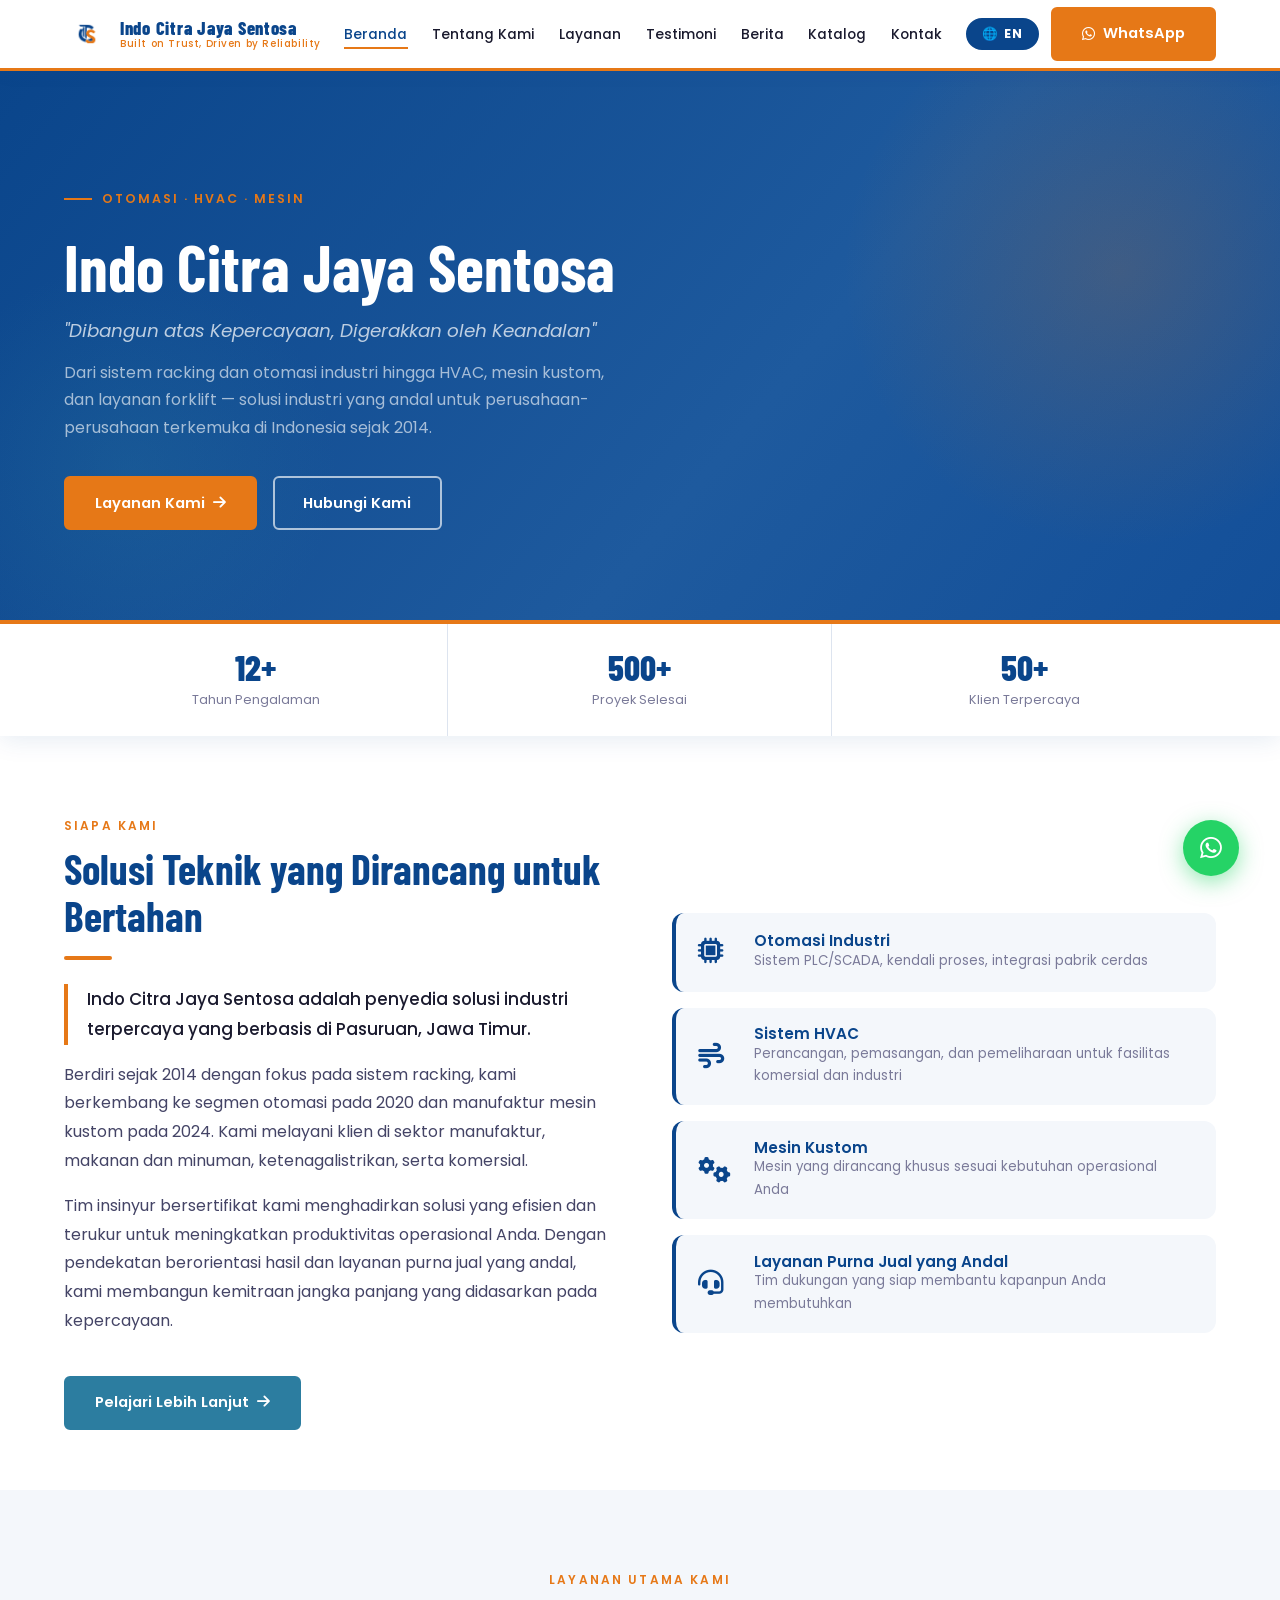
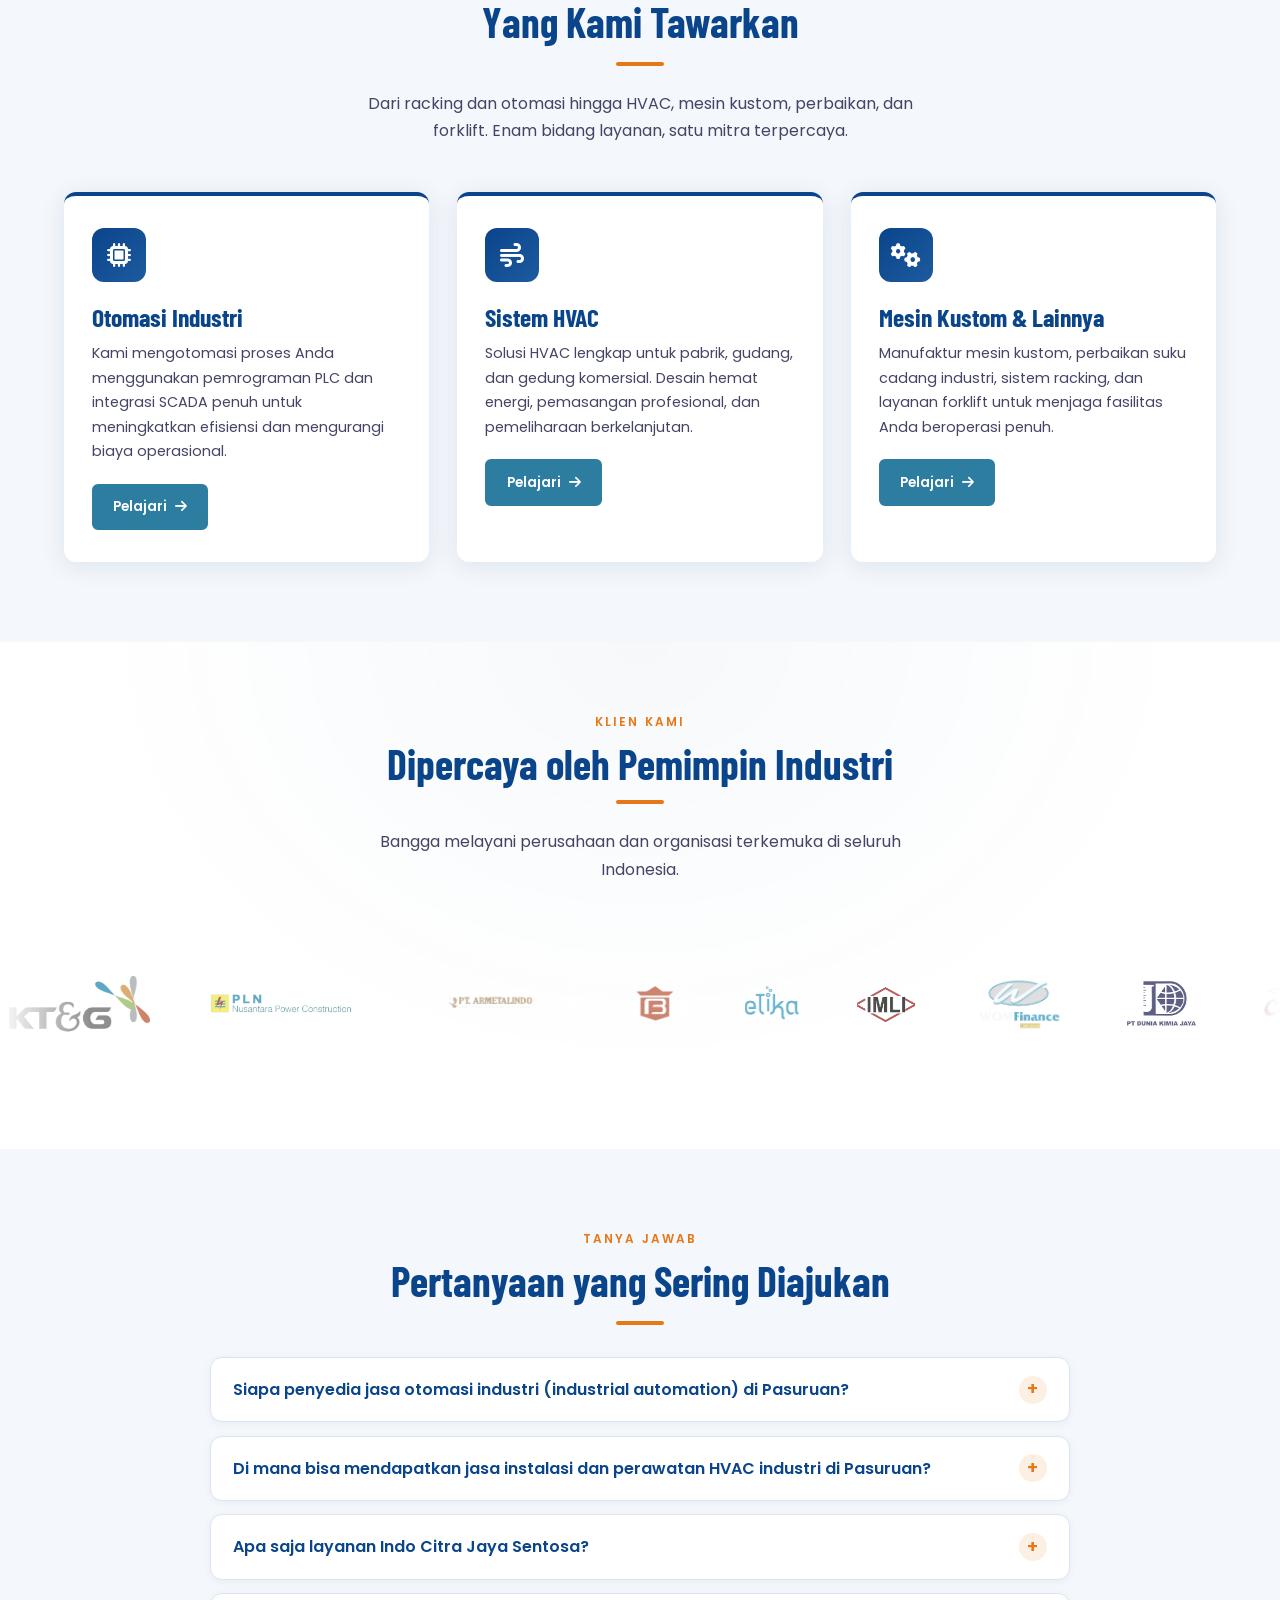
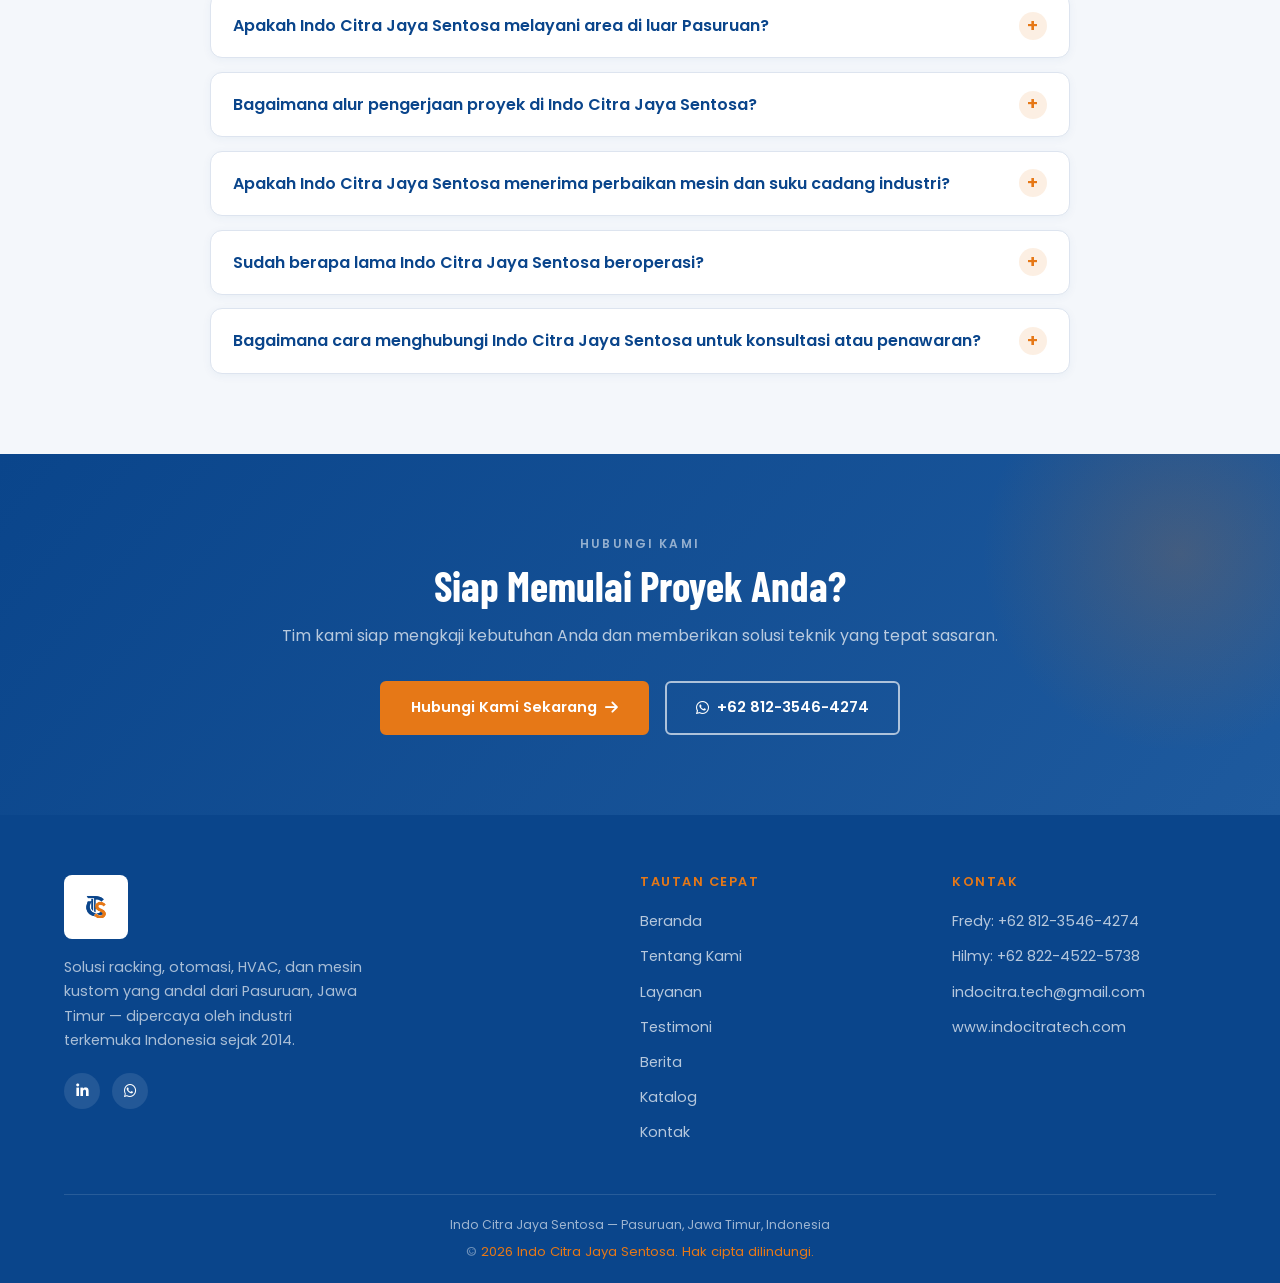
<file: id/index.html>
<!DOCTYPE html>
<html lang="id">
<head>
  <meta charset="UTF-8" />
  <meta name="viewport" content="width=device-width, initial-scale=1.0" />
  <title>Indo Citra Jaya Sentosa | Jasa Otomasi Industri &amp; HVAC Pasuruan</title>
  <meta name="description" content="Indo Citra Jaya Sentosa adalah penyedia jasa otomasi industri (PLC/SCADA) dan HVAC di Pasuruan, Jawa Timur. Juga melayani mesin kustom, racking gudang, dan forklift. Dipercaya 50+ perusahaan sejak 2014." />
  <meta name="keywords" content="jasa otomasi industri Pasuruan, industrial automation Pasuruan, jasa HVAC industri Jawa Timur, instalasi PLC SCADA, vendor automation Jawa Timur, jasa chiller pabrik, Indo Citra Jaya Sentosa" />
  <meta name="author" content="Indo Citra Jaya Sentosa" />
  <meta name="robots" content="index, follow" />
  <meta name="googlebot" content="index, follow" />
  <meta name="bingbot" content="index, follow" />
  <meta name="geo.region" content="ID-JI" />
  <meta name="geo.placename" content="Pasuruan, Jawa Timur, Indonesia" />
  <meta name="geo.position" content="-7.602925;112.714826" />
  <meta name="ICBM" content="-7.602925, 112.714826" />
  <meta name="google-site-verification" content="3TqDim4yWvlgGr-Wd98GxOirI521ac73xyakNCLRCCY" />
  <link rel="icon" type="image/x-icon" href="../favicon.ico" />
  <link rel="apple-touch-icon" href="../apple-touch-icon.png" />
  <link rel="icon" type="image/png" sizes="192x192" href="../favicon-192.png" />
  <link rel="canonical" href="https://www.indocitratech.com/id/" />
  <link rel="alternate" hreflang="en" href="https://www.indocitratech.com/" />
  <link rel="alternate" hreflang="id" href="https://www.indocitratech.com/id/" />
  <link rel="alternate" hreflang="x-default" href="https://www.indocitratech.com/" />
  <link rel="stylesheet" href="../style.css?v=1794630221" />
  <link rel="preconnect" href="https://fonts.googleapis.com" />
  <link rel="preconnect" href="https://fonts.gstatic.com" crossorigin />
  <link href="https://fonts.googleapis.com/css2?family=Poppins:wght@300;400;500;600;700;800&family=Barlow+Condensed:wght@600;700;800&display=swap" rel="stylesheet" />
  <link rel="stylesheet" href="https://cdnjs.cloudflare.com/ajax/libs/font-awesome/6.5.0/css/all.min.css" />
<script type="application/ld+json">
{
  "@context": "https://schema.org",
  "@graph": [
    {
      "@type": "LocalBusiness",
      "@id": "https://www.indocitratech.com/#business",
      "name": "Indo Citra Jaya Sentosa",
      "legalName": "Indo Citra Jaya Sentosa",
      "alternateName": [
        "Indocitra Tech",
        "Indo Citra Jaya Sentosa",
        "Indocitra"
      ],
      "url": "https://www.indocitratech.com",
      "logo": "https://www.indocitratech.com/images/logo-indocitra.png",
      "image": "https://www.indocitratech.com/images/logo-indocitra.png",
      "description": "Indo Citra Jaya Sentosa adalah penyedia solusi industri yang berbasis di Pasuruan, Jawa Timur, Indonesia. Layanannya meliputi otomasi industri (PLC, SCADA, panel kontrol), sistem HVAC (chiller, AHU, FCU, ducting), mesin kustom, sistem racking, penyediaan dan servis forklift, serta perbaikan suku cadang industri. Beroperasi sejak 2014 dan dipercaya lebih dari 50 perusahaan.",
      "foundingDate": "2014",
      "telephone": "+6281235464274",
      "email": "indocitra.tech@gmail.com",
      "address": {
        "@type": "PostalAddress",
        "addressLocality": "Pasuruan",
        "addressRegion": "Jawa Timur",
        "addressCountry": "ID"
      },
      "geo": {
        "@type": "GeoCoordinates",
        "latitude": -7.602925,
        "longitude": 112.714826
      },
      "openingHoursSpecification": [
        {
          "@type": "OpeningHoursSpecification",
          "dayOfWeek": [
            "Monday",
            "Tuesday",
            "Wednesday",
            "Thursday",
            "Friday"
          ],
          "opens": "08:00",
          "closes": "17:00"
        }
      ],
      "sameAs": [
        "https://www.linkedin.com/company/indocitra-jaya-sentosa"
      ],
      "hasOfferCatalog": {
        "@type": "OfferCatalog",
        "name": "Layanan Industri",
        "itemListElement": [
          {
            "@type": "Offer",
            "itemOffered": {
              "@type": "Service",
              "name": "Otomasi Industri"
            }
          },
          {
            "@type": "Offer",
            "itemOffered": {
              "@type": "Service",
              "name": "Sistem HVAC"
            }
          },
          {
            "@type": "Offer",
            "itemOffered": {
              "@type": "Service",
              "name": "Mesin Kustom"
            }
          },
          {
            "@type": "Offer",
            "itemOffered": {
              "@type": "Service",
              "name": "Sistem Racking"
            }
          },
          {
            "@type": "Offer",
            "itemOffered": {
              "@type": "Service",
              "name": "Penyediaan Forklift"
            }
          },
          {
            "@type": "Offer",
            "itemOffered": {
              "@type": "Service",
              "name": "Perbaikan Suku Cadang Industri"
            }
          }
        ]
      },
      "areaServed": {
        "@type": "Country",
        "name": "Indonesia"
      },
      "knowsAbout": [
        "Industrial automation",
        "PLC programming",
        "SCADA systems",
        "Control panel fabrication",
        "HVAC systems",
        "Chiller installation and overhaul",
        "Custom machinery manufacturing",
        "Warehouse racking systems",
        "Forklift supply and servicing",
        "Industrial parts repair"
      ]
    },
    {
      "@type": "WebSite",
      "@id": "https://www.indocitratech.com/#website",
      "url": "https://www.indocitratech.com",
      "name": "Indo Citra Jaya Sentosa",
      "publisher": {
        "@id": "https://www.indocitratech.com/#business"
      },
      "inLanguage": [
        "en",
        "id"
      ]
    }
  ]
}
</script>

<script type="application/ld+json" id="ld-faq">
{
  "@context": "https://schema.org",
  "@type": "FAQPage",
  "inLanguage": "id",
  "mainEntity": [
    {
      "@type": "Question",
      "name": "Siapa penyedia jasa otomasi industri (industrial automation) di Pasuruan?",
      "acceptedAnswer": {
        "@type": "Answer",
        "text": "Indo Citra Jaya Sentosa adalah penyedia jasa otomasi industri yang berbasis di Pasuruan, Jawa Timur. Kami mengerjakan pemrograman PLC (Siemens, Omron, Schneider Electric), perancangan dan implementasi sistem SCADA, fabrikasi dan pengkabelan panel kontrol, hingga komisioning lini produksi otomatis. Perusahaan berdiri sejak 2014 dan masuk ke segmen otomasi pada 2020."
      }
    },
    {
      "@type": "Question",
      "name": "Di mana bisa mendapatkan jasa instalasi dan perawatan HVAC industri di Pasuruan?",
      "acceptedAnswer": {
        "@type": "Answer",
        "text": "Indo Citra Jaya Sentosa menangani HVAC untuk pabrik, gudang, dan gedung komersial di Pasuruan dan seluruh Jawa Timur: kalkulasi beban dan perancangan sistem, pemasangan dan integrasi chiller, pekerjaan AHU, FCU, dan ducting, overhaul chiller, refrigerasi dan cold storage, serta program pemeliharaan preventif."
      }
    },
    {
      "@type": "Question",
      "name": "Apa saja layanan Indo Citra Jaya Sentosa?",
      "acceptedAnswer": {
        "@type": "Answer",
        "text": "Ada enam bidang layanan: (1) Otomasi Industri — PLC, SCADA, dan panel kontrol; (2) Sistem HVAC — perancangan, pemasangan dan servis chiller, AHU/FCU; (3) Mesin Kustom — mesin yang dirancang dan dibuat khusus untuk lini produksi tertentu; (4) Sistem Racking — racking selektif, drive-in, palet heavy-duty, dan mezzanine; (5) Forklift — penyediaan dan servis forklift listrik maupun LPG; (6) Perbaikan Suku Cadang Industri — kompresor, pompa, motor, drive, dan panel listrik."
      }
    },
    {
      "@type": "Question",
      "name": "Apakah Indo Citra Jaya Sentosa melayani area di luar Pasuruan?",
      "acceptedAnswer": {
        "@type": "Answer",
        "text": "Ya. Tim kami berbasis di Pasuruan, Jawa Timur, dan melayani klien di seluruh Jawa Timur serta wilayah Indonesia lainnya di sektor manufaktur, makanan dan minuman, ketenagalistrikan, dan komersial. Kami juga pernah bekerja sama dengan perusahaan internasional seperti Autorun Inc (Korea) dan Countec Ltd."
      }
    },
    {
      "@type": "Question",
      "name": "Bagaimana alur pengerjaan proyek di Indo Citra Jaya Sentosa?",
      "acceptedAnswer": {
        "@type": "Answer",
        "text": "Setiap proyek melalui empat tahap: konsultasi untuk memahami kebutuhan dan kondisi lokasi; desain teknik berupa proposal teknis, gambar, dan daftar material; pemasangan oleh teknisi bersertifikat; lalu serah terima yang mencakup komisioning, dokumentasi, pelatihan, dan dukungan purna jual. Proposal disiapkan dalam 48 jam setelah konsultasi awal."
      }
    },
    {
      "@type": "Question",
      "name": "Apakah Indo Citra Jaya Sentosa menerima perbaikan mesin dan suku cadang industri?",
      "acceptedAnswer": {
        "@type": "Answer",
        "text": "Ya. Teknisi kami mendiagnosis dan memperbaiki kompresor, sistem konveyor, pompa, motor dan drive, sistem hidrolik dan pneumatik, serta panel listrik. Tersedia juga program pemeliharaan kontrak bagi klien yang menginginkan servis terjadwal sepanjang tahun."
      }
    },
    {
      "@type": "Question",
      "name": "Sudah berapa lama Indo Citra Jaya Sentosa beroperasi?",
      "acceptedAnswer": {
        "@type": "Answer",
        "text": "Sejak 2014. Perusahaan berawal dari sistem racking untuk gudang, berkembang ke otomasi industri pada 2020, dan meluncurkan manufaktur mesin kustom pada 2024. Saat ini kami melayani lebih dari 50 klien."
      }
    },
    {
      "@type": "Question",
      "name": "Bagaimana cara menghubungi Indo Citra Jaya Sentosa untuk konsultasi atau penawaran?",
      "acceptedAnswer": {
        "@type": "Answer",
        "text": "Hubungi kami lewat WhatsApp di +62 812-3546-4274 (Fredy, penjualan dan proyek) atau +62 822-4522-5738 (Hilmy, operasional), atau email ke indocitra.tech@gmail.com. Kantor kami berada di Pasuruan, Jawa Timur, Indonesia."
      }
    }
  ]
}
</script>

  <!-- Open Graph / WhatsApp / LinkedIn preview -->
  <meta property="og:type" content="website" />
  <meta property="og:url" content="https://www.indocitratech.com/id/" />
  <meta property="og:title" content="Indo Citra Jaya Sentosa | Jasa Otomasi Industri &amp; HVAC Pasuruan" />
  <meta property="og:description" content="Indo Citra Jaya Sentosa adalah penyedia jasa otomasi industri (PLC/SCADA) dan HVAC di Pasuruan, Jawa Timur. Juga melayani mesin kustom, racking gudang, dan forklift. Dipercaya 50+ perusahaan sejak 2014." />
  <meta property="og:image" content="https://www.indocitratech.com/images/logo-indocitra.png" />
  <meta property="og:image:width" content="400" />
  <meta property="og:image:height" content="400" />
  <meta property="og:site_name" content="Indo Citra Jaya Sentosa" />
  <meta property="og:locale" content="id_ID" />
  <meta property="og:locale:alternate" content="en_US" />
  <!-- Twitter Card -->
  <meta name="twitter:card" content="summary" />
  <meta name="twitter:title" content="Indo Citra Jaya Sentosa | Jasa Otomasi Industri &amp; HVAC Pasuruan" />
  <meta name="twitter:description" content="Indo Citra Jaya Sentosa adalah penyedia jasa otomasi industri (PLC/SCADA) dan HVAC di Pasuruan, Jawa Timur. Juga melayani mesin kustom, racking gudang, dan forklift. Dipercaya 50+ perusahaan sejak 2014." />
  <meta name="twitter:image" content="https://www.indocitratech.com/images/logo-indocitra.png" />
</head>
<body>
<div id="page-transition"><div class="pt-veil"></div><div class="pt-bar"></div></div>

<!-- HEADER -->
<header>
  <div class="container">
    <nav class="nav-inner">
      <a href="index.html" class="nav-logo">
        <img src="../images/logo-indocitra.png?v=2" alt="Indo Citra Jaya Sentosa" />
        <div class="nav-logo-text">
          <span class="brand">Indo Citra Jaya Sentosa</span>
          <span class="tagline">Built on Trust, Driven by Reliability</span>
        </div>
      </a>
      <ul class="nav-links" id="navLinks">
        <li><a href="index.html" data-en="Home" data-id="Beranda">Beranda</a></li>
        <li><a href="about.html" data-en="About" data-id="Tentang Kami">Tentang Kami</a></li>
        <li><a href="services.html" data-en="Services" data-id="Layanan">Layanan</a></li>
        <li><a href="testimonial.html" data-en="Testimonial" data-id="Testimoni">Testimoni</a></li>
        <li><a href="news.html" data-en="News" data-id="Berita">Berita</a></li>
        <li><a href="catalog.html" data-en="Catalog" data-id="Katalog">Katalog</a></li>
        <li><a href="contact.html" data-en="Contact" data-id="Kontak">Kontak</a></li>
      </ul>
      <div class="nav-cta">
        <a class="lang-toggle" id="langToggle" href="../index.html" hreflang="en" aria-label="English version">🌐 EN</a>
        <a href="https://wa.me/6281235464274" target="_blank" rel="noopener" class="btn btn-primary">
          <i class="fa-brands fa-whatsapp"></i> WhatsApp
        </a>
        <button class="nav-hamburger" id="hamburger" aria-label="Toggle menu">
          <span></span><span></span><span></span>
        </button>
      </div>
    </nav>
  </div>
</header>

<!-- HERO -->
<section class="hero">
  <div class="container">
    <div class="hero-inner">
      <span class="hero-eyebrow" data-en="Automation · HVAC · Machinery" data-id="Otomasi · HVAC · Mesin">Otomasi · HVAC · Mesin</span>
      <h1>Indo Citra Jaya Sentosa</h1>
      <p class="hero-tagline" data-en='"Built on Trust, Driven by Reliability"' data-id='"Dibangun atas Kepercayaan, Digerakkan oleh Keandalan"'>"Dibangun atas Kepercayaan, Digerakkan oleh Keandalan"</p>
      <p class="hero-desc" data-en="From racking systems and industrial automation to HVAC, custom machinery, and forklift services — reliable industrial solutions for Indonesia's leading industries since 2014." data-id="Dari sistem racking dan otomasi industri hingga HVAC, mesin kustom, dan layanan forklift — solusi industri yang andal untuk perusahaan-perusahaan terkemuka di Indonesia sejak 2014.">Dari sistem racking dan otomasi industri hingga HVAC, mesin kustom, dan layanan forklift — solusi industri yang andal untuk perusahaan-perusahaan terkemuka di Indonesia sejak 2014.</p>
      <div class="hero-actions">
        <a href="services.html" class="btn btn-primary" data-en="Our Services" data-id="Layanan Kami">Layanan Kami <i class="fa-solid fa-arrow-right"></i></a>
        <a href="contact.html" class="btn btn-outline" data-en="Contact Us" data-id="Hubungi Kami">Hubungi Kami</a>
      </div>
    </div>
  </div>
</section>

<!-- STATS BAR -->
<div class="stats-bar">
  <div class="container">
    <div class="stats-inner" style="grid-template-columns:repeat(3,1fr);">
      <div class="stat-item">
        <div class="stat-num" data-founded="2014" data-suffix="+">12+</div>
        <div class="stat-label" data-en="Years of Experience" data-id="Tahun Pengalaman">Tahun Pengalaman</div>
      </div>
      <div class="stat-item">
        <div class="stat-num" data-target="500" data-suffix="+">500+</div>
        <div class="stat-label" data-en="Projects Completed" data-id="Proyek Selesai">Proyek Selesai</div>
      </div>
      <div class="stat-item">
        <div class="stat-num" data-target="50" data-suffix="+">50+</div>
        <div class="stat-label" data-en="Trusted Clients" data-id="Klien Terpercaya">Klien Terpercaya</div>
      </div>
    </div>
  </div>
</div>

<!-- INTRO -->
<section class="intro-section">
  <div class="container">
    <div class="intro-grid">
      <div class="intro-body reveal">
        <span class="section-label" data-en="Who We Are" data-id="Siapa Kami">Siapa Kami</span>
        <h2 class="section-title" data-en="Engineering Solutions Built to Last" data-id="Solusi Teknik yang Dirancang untuk Bertahan">Solusi Teknik yang Dirancang untuk Bertahan</h2>
        <div class="divider"></div>
        <p class="intro-accent" data-en="Indo Citra Jaya Sentosa is a trusted industrial solutions provider based in Pasuruan, East Java." data-id="Indo Citra Jaya Sentosa adalah penyedia solusi industri terpercaya yang berbasis di Pasuruan, Jawa Timur.">Indo Citra Jaya Sentosa adalah penyedia solusi industri terpercaya yang berbasis di Pasuruan, Jawa Timur.</p>
        <p data-en="Established in 2014 with racking systems, we expanded into automation in 2020 and custom machine manufacturing in 2024. We serve clients across manufacturing, food and beverage, power, and commercial sectors — from local businesses to international companies like Autorun Inc (Korea) and Countec Ltd." data-id="Berdiri sejak 2014 dengan fokus pada sistem racking, kami berkembang ke segmen otomasi pada 2020 dan manufaktur mesin kustom pada 2024. Kami melayani klien di sektor manufaktur, makanan dan minuman, ketenagalistrikan, serta komersial.">Berdiri sejak 2014 dengan fokus pada sistem racking, kami berkembang ke segmen otomasi pada 2020 dan manufaktur mesin kustom pada 2024. Kami melayani klien di sektor manufaktur, makanan dan minuman, ketenagalistrikan, serta komersial.</p>
        <p data-en="Our certified engineers deliver efficient, tailor-made solutions that enhance your operational productivity. With a results-driven approach and reliable after-sales service, we build long-term partnerships based on trust." data-id="Tim insinyur bersertifikat kami menghadirkan solusi yang efisien dan terukur untuk meningkatkan produktivitas operasional Anda. Dengan pendekatan berorientasi hasil dan layanan purna jual yang andal, kami membangun kemitraan jangka panjang yang didasarkan pada kepercayaan.">Tim insinyur bersertifikat kami menghadirkan solusi yang efisien dan terukur untuk meningkatkan produktivitas operasional Anda. Dengan pendekatan berorientasi hasil dan layanan purna jual yang andal, kami membangun kemitraan jangka panjang yang didasarkan pada kepercayaan.</p>
        <a href="about.html" class="btn btn-teal" style="margin-top:1.5rem;" data-en="Learn More About Us" data-id="Pelajari Lebih Lanjut">Pelajari Lebih Lanjut <i class="fa-solid fa-arrow-right"></i></a>
      </div>
      <div class="intro-visual reveal" style="transition-delay:0.15s;">
        <div class="intro-card">
          <div class="intro-card-icon"><i class="fa-solid fa-microchip"></i></div>
          <div>
            <h4 data-en="Industrial Automation" data-id="Otomasi Industri">Otomasi Industri</h4>
            <p data-en="PLC/SCADA systems, process control, smart factory integration" data-id="Sistem PLC/SCADA, kendali proses, integrasi pabrik cerdas">Sistem PLC/SCADA, kendali proses, integrasi pabrik cerdas</p>
          </div>
        </div>
        <div class="intro-card">
          <div class="intro-card-icon"><i class="fa-solid fa-wind"></i></div>
          <div>
            <h4 data-en="HVAC Systems" data-id="Sistem HVAC">Sistem HVAC</h4>
            <p data-en="Design, installation and maintenance for commercial and industrial facilities" data-id="Perancangan, pemasangan, dan pemeliharaan untuk fasilitas komersial dan industri">Perancangan, pemasangan, dan pemeliharaan untuk fasilitas komersial dan industri</p>
          </div>
        </div>
        <div class="intro-card">
          <div class="intro-card-icon"><i class="fa-solid fa-gears"></i></div>
          <div>
            <h4 data-en="Custom Machinery" data-id="Mesin Kustom">Mesin Kustom</h4>
            <p data-en="Tailor-made machines designed for your specific operational needs" data-id="Mesin yang dirancang khusus sesuai kebutuhan operasional Anda">Mesin yang dirancang khusus sesuai kebutuhan operasional Anda</p>
          </div>
        </div>
        <div class="intro-card">
          <div class="intro-card-icon"><i class="fa-solid fa-headset"></i></div>
          <div>
            <h4 data-en="Reliable After-Sales Service" data-id="Layanan Purna Jual yang Andal">Layanan Purna Jual yang Andal</h4>
            <p data-en="Dedicated support team ready to assist whenever you need help" data-id="Tim dukungan yang siap membantu kapanpun Anda membutuhkan">Tim dukungan yang siap membantu kapanpun Anda membutuhkan</p>
          </div>
        </div>
      </div>
    </div>
  </div>
</section>

<!-- HIGHLIGHT CARDS -->
<section class="section highlights-section">
  <div class="container">
    <div class="text-center reveal">
      <span class="section-label" data-en="Our Core Services" data-id="Layanan Utama Kami">Layanan Utama Kami</span>
      <h2 class="section-title" data-en="What We Deliver" data-id="Yang Kami Tawarkan">Yang Kami Tawarkan</h2>
      <div class="divider center"></div>
      <p class="section-sub" style="margin:0 auto;" data-en="From racking and automation to HVAC, custom machinery, repair services, and forklift. Six service areas, one trusted partner." data-id="Dari racking dan otomasi hingga HVAC, mesin kustom, perbaikan, dan forklift. Enam bidang layanan, satu mitra terpercaya.">Dari racking dan otomasi hingga HVAC, mesin kustom, perbaikan, dan forklift. Enam bidang layanan, satu mitra terpercaya.</p>
    </div>
    <div class="highlights-grid">
      <div class="highlight-card reveal">
        <div class="hc-icon"><i class="fa-solid fa-microchip"></i></div>
        <h3 data-en="Industrial Automation" data-id="Otomasi Industri">Otomasi Industri</h3>
        <p data-en="We automate your processes using PLC programming and full SCADA integration to boost efficiency, reduce errors, and lower operating costs." data-id="Kami mengotomasi proses Anda menggunakan pemrograman PLC dan integrasi SCADA penuh untuk meningkatkan efisiensi dan mengurangi biaya operasional.">Kami mengotomasi proses Anda menggunakan pemrograman PLC dan integrasi SCADA penuh untuk meningkatkan efisiensi dan mengurangi biaya operasional.</p>
        <a href="services.html" class="btn btn-teal" style="margin-top:1.25rem;font-size:0.85rem;padding:0.6rem 1.2rem;" data-en="Learn More" data-id="Pelajari">Pelajari <i class="fa-solid fa-arrow-right"></i></a>
      </div>
      <div class="highlight-card reveal" style="transition-delay:0.1s;">
        <div class="hc-icon"><i class="fa-solid fa-wind"></i></div>
        <h3 data-en="HVAC Systems" data-id="Sistem HVAC">Sistem HVAC</h3>
        <p data-en="Complete HVAC solutions for factories, warehouses, and commercial buildings. Energy-efficient design, professional installation, and ongoing maintenance." data-id="Solusi HVAC lengkap untuk pabrik, gudang, dan gedung komersial. Desain hemat energi, pemasangan profesional, dan pemeliharaan berkelanjutan.">Solusi HVAC lengkap untuk pabrik, gudang, dan gedung komersial. Desain hemat energi, pemasangan profesional, dan pemeliharaan berkelanjutan.</p>
        <a href="services.html" class="btn btn-teal" style="margin-top:1.25rem;font-size:0.85rem;padding:0.6rem 1.2rem;" data-en="Learn More" data-id="Pelajari">Pelajari <i class="fa-solid fa-arrow-right"></i></a>
      </div>
      <div class="highlight-card reveal" style="transition-delay:0.2s;">
        <div class="hc-icon"><i class="fa-solid fa-gears"></i></div>
        <h3 data-en="Custom Machinery &amp; More" data-id="Mesin Kustom &amp; Lainnya">Mesin Kustom &amp; Lainnya</h3>
        <p data-en="Tailor-made machine manufacturing, industrial parts repair, racking systems, and forklift services to keep your facility running at full capacity." data-id="Manufaktur mesin kustom, perbaikan suku cadang industri, sistem racking, dan layanan forklift untuk menjaga fasilitas Anda beroperasi penuh.">Manufaktur mesin kustom, perbaikan suku cadang industri, sistem racking, dan layanan forklift untuk menjaga fasilitas Anda beroperasi penuh.</p>
        <a href="services.html" class="btn btn-teal" style="margin-top:1.25rem;font-size:0.85rem;padding:0.6rem 1.2rem;" data-en="Learn More" data-id="Pelajari">Pelajari <i class="fa-solid fa-arrow-right"></i></a>
      </div>
    </div>
  </div>
</section>

<!-- TRUSTED BY -->
<section class="trusted-section">
  <div class="container">
    <div class="text-center reveal">
      <span class="section-label" data-en="Our Clients" data-id="Klien Kami">Klien Kami</span>
      <h2 class="section-title" data-en="Trusted By Industry Leaders" data-id="Dipercaya oleh Pemimpin Industri">Dipercaya oleh Pemimpin Industri</h2>
      <div class="divider center"></div>
      <p class="section-sub" data-en="Proud to serve these respected companies and organizations across Indonesia." data-id="Bangga melayani perusahaan dan organisasi terkemuka di seluruh Indonesia.">Bangga melayani perusahaan dan organisasi terkemuka di seluruh Indonesia.</p>
    </div>
  </div>
  <div class="logos-track-wrapper" id="logoWrapper">
    <div class="logos-track" id="logosTrack">
      <img src="../images/cust1.png" alt="Club Air Mineral" />
      <img src="../images/cust2.png" alt="PLN Nusantara Power Construction" />
      <img src="../images/cust3.png" alt="PT Berlina" />
      <img src="../images/cust4.png" class="logo-large" alt="PT Armetalindo" />
      <img src="../images/cust5.png" alt="CTS" />
      <img src="../images/cust6.png" alt="eTika" />
      <img src="../images/cust7.png" alt="IMLI" />
      <img src="../images/cust8.png" alt="WOM Finance" />
      <img src="../images/cust9.png" alt="PT Dunia Kimia Jaya" />
      <img src="../images/cust1.png" alt="Club Air Mineral" />
      <img src="../images/cust2.png" alt="PLN Nusantara Power Construction" />
      <img src="../images/cust3.png" alt="PT Berlina" />
      <img src="../images/cust4.png" class="logo-large" alt="PT Armetalindo" />
      <img src="../images/cust5.png" alt="CTS" />
      <img src="../images/cust6.png" alt="eTika" />
      <img src="../images/cust7.png" alt="IMLI" />
      <img src="../images/cust8.png" alt="WOM Finance" />
      <img src="../images/cust9.png" alt="PT Dunia Kimia Jaya" />
    </div>
  </div>
</section>

<!-- FAQ -->
<section class="section faq-section" id="faq">
  <div class="container">
    <div class="text-center reveal">
      <span class="section-label" data-en="FAQ" data-id="Tanya Jawab">Tanya Jawab</span>
      <h2 class="section-title" data-en="Frequently Asked Questions" data-id="Pertanyaan yang Sering Diajukan">Pertanyaan yang Sering Diajukan</h2>
      <div class="divider center"></div>
    </div>
    <div class="faq-list reveal">
      <details class="faq-item">
        <summary data-en="Who provides industrial automation services in Pasuruan?" data-id="Siapa penyedia jasa otomasi industri (industrial automation) di Pasuruan?">Siapa penyedia jasa otomasi industri (industrial automation) di Pasuruan?</summary>
        <p class="faq-answer" data-en="Indo Citra Jaya Sentosa is an industrial automation provider based in Pasuruan, East Java. We program PLCs (Siemens, Omron, Schneider Electric), design and implement SCADA systems, fabricate and wire control panels, and commission complete automated production lines. The company has operated since 2014 and entered the automation segment in 2020." data-id="Indo Citra Jaya Sentosa adalah penyedia jasa otomasi industri yang berbasis di Pasuruan, Jawa Timur. Kami mengerjakan pemrograman PLC (Siemens, Omron, Schneider Electric), perancangan dan implementasi sistem SCADA, fabrikasi dan pengkabelan panel kontrol, hingga komisioning lini produksi otomatis. Perusahaan berdiri sejak 2014 dan masuk ke segmen otomasi pada 2020.">Indo Citra Jaya Sentosa adalah penyedia jasa otomasi industri yang berbasis di Pasuruan, Jawa Timur. Kami mengerjakan pemrograman PLC (Siemens, Omron, Schneider Electric), perancangan dan implementasi sistem SCADA, fabrikasi dan pengkabelan panel kontrol, hingga komisioning lini produksi otomatis. Perusahaan berdiri sejak 2014 dan masuk ke segmen otomasi pada 2020.</p>
      </details>
      <details class="faq-item">
        <summary data-en="Where can I get industrial HVAC installation and maintenance in Pasuruan?" data-id="Di mana bisa mendapatkan jasa instalasi dan perawatan HVAC industri di Pasuruan?">Di mana bisa mendapatkan jasa instalasi dan perawatan HVAC industri di Pasuruan?</summary>
        <p class="faq-answer" data-en="Indo Citra Jaya Sentosa handles HVAC for factories, warehouses and commercial buildings in Pasuruan and across East Java: load calculation and system design, chiller installation and integration, AHU, FCU and ducting works, chiller overhaul, refrigeration and cold storage, and preventive maintenance programs." data-id="Indo Citra Jaya Sentosa menangani HVAC untuk pabrik, gudang, dan gedung komersial di Pasuruan dan seluruh Jawa Timur: kalkulasi beban dan perancangan sistem, pemasangan dan integrasi chiller, pekerjaan AHU, FCU, dan ducting, overhaul chiller, refrigerasi dan cold storage, serta program pemeliharaan preventif.">Indo Citra Jaya Sentosa menangani HVAC untuk pabrik, gudang, dan gedung komersial di Pasuruan dan seluruh Jawa Timur: kalkulasi beban dan perancangan sistem, pemasangan dan integrasi chiller, pekerjaan AHU, FCU, dan ducting, overhaul chiller, refrigerasi dan cold storage, serta program pemeliharaan preventif.</p>
      </details>
      <details class="faq-item">
        <summary data-en="What services does Indo Citra Jaya Sentosa offer?" data-id="Apa saja layanan Indo Citra Jaya Sentosa?">Apa saja layanan Indo Citra Jaya Sentosa?</summary>
        <p class="faq-answer" data-en="Six service areas: (1) Industrial Automation — PLC, SCADA and control panels; (2) HVAC Systems — design, chiller, AHU/FCU installation and servicing; (3) Custom Machinery — machines designed and built for a specific production line; (4) Racking Systems — selective, drive-in, heavy-duty pallet and mezzanine racking; (5) Forklift — supply and servicing of electric and LPG forklifts; (6) Repair of Industrial Parts — compressors, pumps, motors, drives and electrical panels." data-id="Ada enam bidang layanan: (1) Otomasi Industri — PLC, SCADA, dan panel kontrol; (2) Sistem HVAC — perancangan, pemasangan dan servis chiller, AHU/FCU; (3) Mesin Kustom — mesin yang dirancang dan dibuat khusus untuk lini produksi tertentu; (4) Sistem Racking — racking selektif, drive-in, palet heavy-duty, dan mezzanine; (5) Forklift — penyediaan dan servis forklift listrik maupun LPG; (6) Perbaikan Suku Cadang Industri — kompresor, pompa, motor, drive, dan panel listrik.">Ada enam bidang layanan: (1) Otomasi Industri — PLC, SCADA, dan panel kontrol; (2) Sistem HVAC — perancangan, pemasangan dan servis chiller, AHU/FCU; (3) Mesin Kustom — mesin yang dirancang dan dibuat khusus untuk lini produksi tertentu; (4) Sistem Racking — racking selektif, drive-in, palet heavy-duty, dan mezzanine; (5) Forklift — penyediaan dan servis forklift listrik maupun LPG; (6) Perbaikan Suku Cadang Industri — kompresor, pompa, motor, drive, dan panel listrik.</p>
      </details>
      <details class="faq-item">
        <summary data-en="Does Indo Citra Jaya Sentosa serve areas outside Pasuruan?" data-id="Apakah Indo Citra Jaya Sentosa melayani area di luar Pasuruan?">Apakah Indo Citra Jaya Sentosa melayani area di luar Pasuruan?</summary>
        <p class="faq-answer" data-en="Yes. The team is based in Pasuruan, East Java, and serves clients across East Java and the rest of Indonesia in the manufacturing, food and beverage, power and commercial sectors. We have also worked with international companies such as Autorun Inc (Korea) and Countec Ltd." data-id="Ya. Tim kami berbasis di Pasuruan, Jawa Timur, dan melayani klien di seluruh Jawa Timur serta wilayah Indonesia lainnya di sektor manufaktur, makanan dan minuman, ketenagalistrikan, dan komersial. Kami juga pernah bekerja sama dengan perusahaan internasional seperti Autorun Inc (Korea) dan Countec Ltd.">Ya. Tim kami berbasis di Pasuruan, Jawa Timur, dan melayani klien di seluruh Jawa Timur serta wilayah Indonesia lainnya di sektor manufaktur, makanan dan minuman, ketenagalistrikan, dan komersial. Kami juga pernah bekerja sama dengan perusahaan internasional seperti Autorun Inc (Korea) dan Countec Ltd.</p>
      </details>
      <details class="faq-item">
        <summary data-en="How does a project with Indo Citra Jaya Sentosa work?" data-id="Bagaimana alur pengerjaan proyek di Indo Citra Jaya Sentosa?">Bagaimana alur pengerjaan proyek di Indo Citra Jaya Sentosa?</summary>
        <p class="faq-answer" data-en="Every project follows four steps: consultation to understand requirements and site conditions; engineering design with a technical proposal, drawings and bill of materials; installation by certified technicians; and handover with commissioning, documentation, training and after-sales support. A tailored proposal is prepared within 48 hours of the first consultation." data-id="Setiap proyek melalui empat tahap: konsultasi untuk memahami kebutuhan dan kondisi lokasi; desain teknik berupa proposal teknis, gambar, dan daftar material; pemasangan oleh teknisi bersertifikat; lalu serah terima yang mencakup komisioning, dokumentasi, pelatihan, dan dukungan purna jual. Proposal disiapkan dalam 48 jam setelah konsultasi awal.">Setiap proyek melalui empat tahap: konsultasi untuk memahami kebutuhan dan kondisi lokasi; desain teknik berupa proposal teknis, gambar, dan daftar material; pemasangan oleh teknisi bersertifikat; lalu serah terima yang mencakup komisioning, dokumentasi, pelatihan, dan dukungan purna jual. Proposal disiapkan dalam 48 jam setelah konsultasi awal.</p>
      </details>
      <details class="faq-item">
        <summary data-en="Does Indo Citra Jaya Sentosa repair industrial machines and parts?" data-id="Apakah Indo Citra Jaya Sentosa menerima perbaikan mesin dan suku cadang industri?">Apakah Indo Citra Jaya Sentosa menerima perbaikan mesin dan suku cadang industri?</summary>
        <p class="faq-answer" data-en="Yes. Our technicians diagnose and repair compressors, conveyor systems, pumps, motors and drives, hydraulic and pneumatic systems, and electrical panels. Contract maintenance programs are available for clients who want scheduled servicing all year round." data-id="Ya. Teknisi kami mendiagnosis dan memperbaiki kompresor, sistem konveyor, pompa, motor dan drive, sistem hidrolik dan pneumatik, serta panel listrik. Tersedia juga program pemeliharaan kontrak bagi klien yang menginginkan servis terjadwal sepanjang tahun.">Ya. Teknisi kami mendiagnosis dan memperbaiki kompresor, sistem konveyor, pompa, motor dan drive, sistem hidrolik dan pneumatik, serta panel listrik. Tersedia juga program pemeliharaan kontrak bagi klien yang menginginkan servis terjadwal sepanjang tahun.</p>
      </details>
      <details class="faq-item">
        <summary data-en="How long has Indo Citra Jaya Sentosa been operating?" data-id="Sudah berapa lama Indo Citra Jaya Sentosa beroperasi?">Sudah berapa lama Indo Citra Jaya Sentosa beroperasi?</summary>
        <p class="faq-answer" data-en="Since 2014. The company started with racking systems for warehouses, expanded into industrial automation in 2020, and launched custom machine manufacturing in 2024. It now serves more than 50 clients." data-id="Sejak 2014. Perusahaan berawal dari sistem racking untuk gudang, berkembang ke otomasi industri pada 2020, dan meluncurkan manufaktur mesin kustom pada 2024. Saat ini kami melayani lebih dari 50 klien.">Sejak 2014. Perusahaan berawal dari sistem racking untuk gudang, berkembang ke otomasi industri pada 2020, dan meluncurkan manufaktur mesin kustom pada 2024. Saat ini kami melayani lebih dari 50 klien.</p>
      </details>
      <details class="faq-item">
        <summary data-en="How do I contact Indo Citra Jaya Sentosa for a consultation or quote?" data-id="Bagaimana cara menghubungi Indo Citra Jaya Sentosa untuk konsultasi atau penawaran?">Bagaimana cara menghubungi Indo Citra Jaya Sentosa untuk konsultasi atau penawaran?</summary>
        <p class="faq-answer" data-en="Message us on WhatsApp at +62 812-3546-4274 (Fredy, sales and projects) or +62 822-4522-5738 (Hilmy, operations), or email indocitra.tech@gmail.com. Our office is in Pasuruan, East Java, Indonesia." data-id="Hubungi kami lewat WhatsApp di +62 812-3546-4274 (Fredy, penjualan dan proyek) atau +62 822-4522-5738 (Hilmy, operasional), atau email ke indocitra.tech@gmail.com. Kantor kami berada di Pasuruan, Jawa Timur, Indonesia.">Hubungi kami lewat WhatsApp di +62 812-3546-4274 (Fredy, penjualan dan proyek) atau +62 822-4522-5738 (Hilmy, operasional), atau email ke indocitra.tech@gmail.com. Kantor kami berada di Pasuruan, Jawa Timur, Indonesia.</p>
      </details>
    </div>
  </div>
</section>

<!-- CTA -->
<section class="cta-section">
  <div class="container">
    <span class="section-label" style="color:rgba(255,255,255,0.55);" data-en="Get In Touch" data-id="Hubungi Kami">Hubungi Kami</span>
    <h2 data-en="Ready to Start Your Project?" data-id="Siap Memulai Proyek Anda?">Siap Memulai Proyek Anda?</h2>
    <p data-en="Our team is ready to assess your needs and provide a tailored engineering solution." data-id="Tim kami siap mengkaji kebutuhan Anda dan memberikan solusi teknik yang tepat sasaran.">Tim kami siap mengkaji kebutuhan Anda dan memberikan solusi teknik yang tepat sasaran.</p>
    <div class="cta-actions">
      <a href="contact.html" class="btn btn-primary" data-en="Contact Us Today" data-id="Hubungi Kami Sekarang">Hubungi Kami Sekarang <i class="fa-solid fa-arrow-right"></i></a>
      <a href="https://wa.me/6281235464274" target="_blank" rel="noopener" class="btn btn-outline">
        <i class="fa-brands fa-whatsapp"></i> +62 812-3546-4274
      </a>
    </div>
  </div>
</section>

<!-- FOOTER -->
<footer>
  <div class="container">
    <div class="footer-grid">
      <div class="footer-brand">
        <img src="../images/logo-indocitra.png?v=2" alt="Indo Citra Jaya Sentosa" />
        <p data-en="Reliable racking, automation, HVAC, and custom machinery solutions from Pasuruan, East Java — trusted by Indonesia's leading industries since 2014." data-id="Solusi racking, otomasi, HVAC, dan mesin kustom yang andal dari Pasuruan, Jawa Timur — dipercaya oleh industri terkemuka Indonesia sejak 2014.">Solusi racking, otomasi, HVAC, dan mesin kustom yang andal dari Pasuruan, Jawa Timur — dipercaya oleh industri terkemuka Indonesia sejak 2014.</p>
        <div class="footer-social" style="margin-top:1.25rem;">
          <a href="https://www.linkedin.com/company/indocitra-jaya-sentosa" target="_blank" rel="noopener" aria-label="LinkedIn"><i class="fa-brands fa-linkedin-in"></i></a>
          <a href="https://wa.me/6281235464274" target="_blank" rel="noopener" aria-label="WhatsApp"><i class="fa-brands fa-whatsapp"></i></a>
        </div>
      </div>
      <div class="footer-col">
        <h4 data-en="Quick Links" data-id="Tautan Cepat">Tautan Cepat</h4>
        <ul>
          <li><a href="index.html" data-en="Home" data-id="Beranda">Beranda</a></li>
          <li><a href="about.html" data-en="About Us" data-id="Tentang Kami">Tentang Kami</a></li>
          <li><a href="services.html" data-en="Services" data-id="Layanan">Layanan</a></li>
          <li><a href="testimonial.html" data-en="Testimonials" data-id="Testimoni">Testimoni</a></li>
          <li><a href="news.html" data-en="News" data-id="Berita">Berita</a></li>
          <li><a href="catalog.html" data-en="Catalog" data-id="Katalog">Katalog</a></li>
          <li><a href="contact.html" data-en="Contact" data-id="Kontak">Kontak</a></li>
        </ul>
      </div>
      <div class="footer-col">
        <h4 data-en="Contact" data-id="Kontak">Kontak</h4>
        <ul>
          <li><a href="https://wa.me/6281235464274" target="_blank" rel="noopener">Fredy: +62 812-3546-4274</a></li>
          <li><a href="https://wa.me/6282245225738" target="_blank" rel="noopener">Hilmy: +62 822-4522-5738</a></li>
          <li><a href="mailto:indocitra.tech@gmail.com">indocitra.tech@gmail.com</a></li>
          <li><a href="https://www.indocitratech.com" target="_blank" rel="noopener">www.indocitratech.com</a></li>
        </ul>
      </div>
    </div>
    <div class="footer-bottom">
      <div style="margin-bottom:0.4rem;font-size:0.78rem;opacity:0.6;color:#fff;">Indo Citra Jaya Sentosa &mdash; Pasuruan, Jawa Timur, Indonesia</div>
      &copy; <span id="year"></span> <span>Indo Citra Jaya Sentosa</span>. <span data-en="All rights reserved." data-id="Hak cipta dilindungi.">Hak cipta dilindungi.</span>
    </div>
  </div>
</footer>

<div class="wa-wrap">
  <svg class="wa-curved-text" viewBox="0 0 90 48" xmlns="http://www.w3.org/2000/svg">
    <path id="waCurve" d="M 8,40 Q 45,4 82,40" fill="none"/>
    <text><textPath href="#waCurve" startOffset="50%" text-anchor="middle" data-en="Contact Us!" data-id="Hubungi Kami!">Hubungi Kami!</textPath></text>
  </svg>
  <a class="wa-float" href="https://wa.me/6281235464274" target="_blank" rel="noopener" aria-label="Chat on WhatsApp"><i class="fa-brands fa-whatsapp"></i></a>
</div>
<script src="../script.js?v=1794630221"></script>
</body>
</html>
</file>
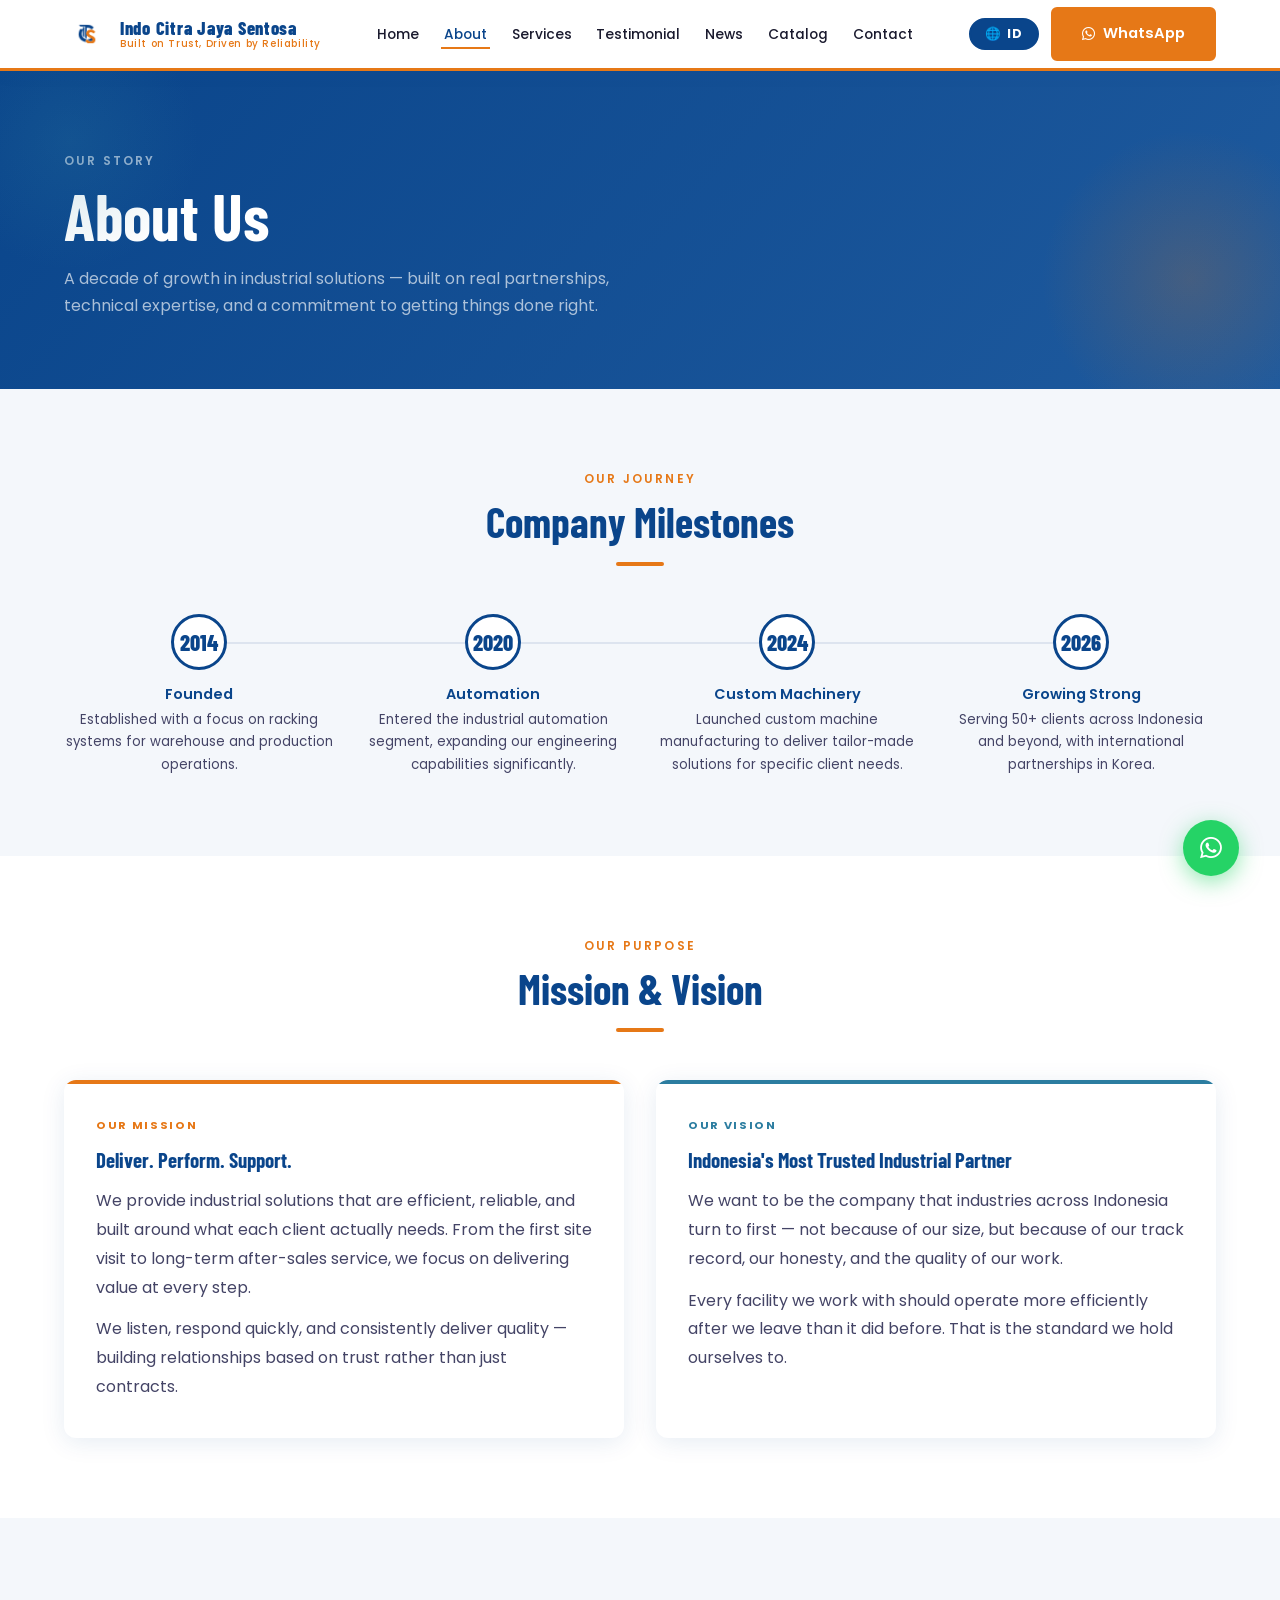
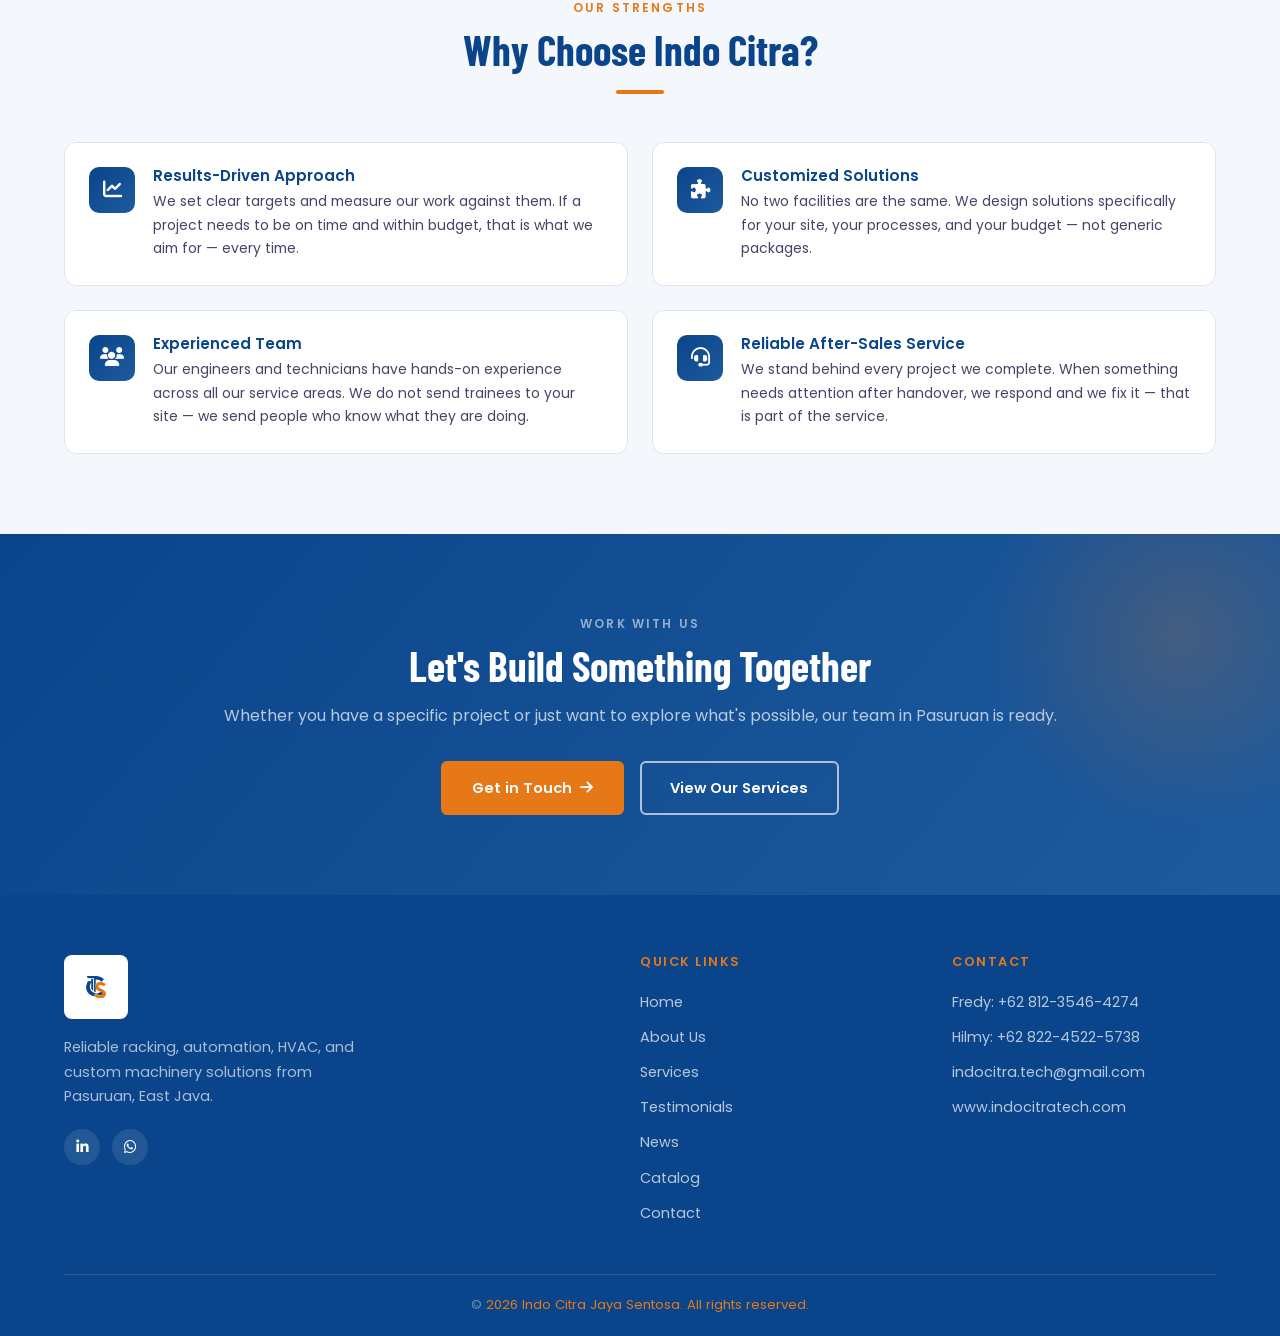
<file: about.html>
<!DOCTYPE html>
<html lang="en">
<head>
  <meta charset="UTF-8" /><meta name="viewport" content="width=device-width, initial-scale=1.0" />
  <title>About Us | Indo Citra Jaya Sentosa — Pasuruan, East Java</title>
  <meta name="description" content="Established in 2014 in Pasuruan, East Java, Indo Citra Jaya Sentosa has grown from racking systems to full industrial solutions including automation, HVAC, and custom machinery." />
  <meta name="keywords" content="about Indo Citra Jaya Sentosa, industrial company Pasuruan, industrial solutions East Java" />
  <meta name="author" content="Indo Citra Jaya Sentosa" />
  <meta name="robots" content="index, follow" />
  <meta name="googlebot" content="index, follow" />
  <meta name="bingbot" content="index, follow" />
  <meta name="geo.region" content="ID-JI" />
  <meta name="geo.placename" content="Pasuruan, East Java, Indonesia" />
  <meta name="geo.position" content="-7.602925;112.714826" />
  <meta name="ICBM" content="-7.602925, 112.714826" />
  <link rel="icon" type="image/x-icon" href="favicon.ico" />
  <link rel="apple-touch-icon" href="apple-touch-icon.png" />
  <link rel="icon" type="image/png" sizes="192x192" href="favicon-192.png" />
  <link rel="canonical" href="https://www.indocitratech.com/about.html" />
  <link rel="alternate" hreflang="en" href="https://www.indocitratech.com/about.html" />
  <link rel="alternate" hreflang="id" href="https://www.indocitratech.com/id/about.html" />
  <link rel="alternate" hreflang="x-default" href="https://www.indocitratech.com/about.html" />
  <link rel="stylesheet" href="style.css?v=1794630221" />
  <link href="https://fonts.googleapis.com/css2?family=Poppins:wght@300;400;500;600;700;800&family=Barlow+Condensed:wght@600;700;800&display=swap" rel="stylesheet" />
  <link rel="stylesheet" href="https://cdnjs.cloudflare.com/ajax/libs/font-awesome/6.5.0/css/all.min.css" />
<script type="application/ld+json">
{
  "@context": "https://schema.org",
  "@graph": [
    {
      "@type": "BreadcrumbList",
      "itemListElement": [
        {
          "@type": "ListItem",
          "position": 1,
          "name": "Home",
          "item": "https://www.indocitratech.com/"
        },
        {
          "@type": "ListItem",
          "position": 2,
          "name": "About Us",
          "item": "https://www.indocitratech.com/about.html"
        }
      ]
    },
    {
      "@type": "AboutPage",
      "url": "https://www.indocitratech.com/about.html",
      "name": "About Us | Indo Citra Jaya Sentosa — Pasuruan, East Java",
      "description": "Established in 2014 in Pasuruan, East Java, Indo Citra Jaya Sentosa has grown from racking systems to full industrial solutions including automation, HVAC, and custom machinery.",
      "publisher": {
        "@id": "https://www.indocitratech.com/#business"
      },
      "inLanguage": "en"
    }
  ]
}
</script>

  <!-- Open Graph / WhatsApp / LinkedIn preview -->
  <meta property="og:type" content="website" />
  <meta property="og:url" content="https://www.indocitratech.com/about.html" />
  <meta property="og:title" content="About Us | Indo Citra Jaya Sentosa — Pasuruan, East Java" />
  <meta property="og:description" content="Established in 2014 in Pasuruan, East Java, Indo Citra Jaya Sentosa has grown from racking systems to full industrial solutions including automation, HVAC, and custom machinery." />
  <meta property="og:image" content="https://www.indocitratech.com/images/logo-indocitra.png" />
  <meta property="og:image:width" content="400" />
  <meta property="og:image:height" content="400" />
  <meta property="og:site_name" content="Indo Citra Jaya Sentosa" />
  <meta property="og:locale" content="en_US" />
  <meta property="og:locale:alternate" content="id_ID" />
  <!-- Twitter Card -->
  <meta name="twitter:card" content="summary" />
  <meta name="twitter:title" content="About Us | Indo Citra Jaya Sentosa — Pasuruan, East Java" />
  <meta name="twitter:description" content="Established in 2014 in Pasuruan, East Java, Indo Citra Jaya Sentosa has grown from racking systems to full industrial solutions including automation, HVAC, and custom machinery." />
  <meta name="twitter:image" content="https://www.indocitratech.com/images/logo-indocitra.png" />
</head>
<body>
<div id="page-transition"><div class="pt-veil"></div><div class="pt-bar"></div></div>
<header>
  <div class="container">
    <nav class="nav-inner">
      <a href="index.html" class="nav-logo">
        <img src="images/logo-indocitra.png?v=2" alt="Indo Citra Jaya Sentosa" />
        <div class="nav-logo-text"><span class="brand">Indo Citra Jaya Sentosa</span><span class="tagline">Built on Trust, Driven by Reliability</span></div>
      </a>
      <ul class="nav-links" id="navLinks">
        <li><a href="index.html" data-en="Home" data-id="Beranda">Home</a></li><li><a href="about.html" data-en="About" data-id="Tentang Kami">About</a></li>
        <li><a href="services.html" data-en="Services" data-id="Layanan">Services</a></li><li><a href="testimonial.html" data-en="Testimonial" data-id="Testimoni">Testimonial</a></li>
        <li><a href="news.html" data-en="News" data-id="Berita">News</a></li>
        <li><a href="catalog.html" data-en="Catalog" data-id="Katalog">Catalog</a></li>
        <li><a href="contact.html" data-en="Contact" data-id="Kontak">Contact</a></li>
      </ul>
      <div class="nav-cta">
        <a class="lang-toggle" id="langToggle" href="id/about.html" hreflang="id" aria-label="Versi Bahasa Indonesia">🌐 ID</a>
        <a href="https://wa.me/6281235464274" target="_blank" rel="noopener" class="btn btn-primary"><i class="fa-brands fa-whatsapp"></i> WhatsApp</a>
        <button class="nav-hamburger" id="hamburger"><span></span><span></span><span></span></button>
      </div>
    </nav>
  </div>
</header>

<section class="page-hero">
  <div class="container">
    <span class="section-label" data-en="Our Story" data-id="Kisah Kami">Our Story</span>
    <h1 data-en="About Us" data-id="Tentang Kami">About Us</h1>
    <p data-en="A decade of growth in industrial solutions — built on real partnerships, technical expertise, and a commitment to getting things done right." data-id="Lebih dari satu dekade pertumbuhan dalam solusi industri — dibangun atas kemitraan nyata, keahlian teknis, dan komitmen untuk menyelesaikan pekerjaan dengan benar.">A decade of growth in industrial solutions — built on real partnerships, technical expertise, and a commitment to getting things done right.</p>
  </div>
</section>

<!-- MILESTONES — shown first -->
<section style="padding:80px 0; background:var(--off-white);">
  <div class="container">
    <div class="text-center reveal">
      <span class="section-label" data-en="Our Journey" data-id="Perjalanan Kami">Our Journey</span>
      <h2 class="section-title" data-en="Company Milestones" data-id="Perkembangan Perusahaan">Company Milestones</h2>
      <div class="divider center"></div>
    </div>
    <div class="process-steps" style="margin-top:3rem;">
      <div class="process-step reveal">
        <div class="step-num">2014</div>
        <h4 data-en="Founded" data-id="Didirikan">Founded</h4>
        <p data-en="Established with a focus on racking systems for warehouse and production operations." data-id="Berdiri dengan fokus pada sistem racking untuk operasional gudang dan produksi.">Established with a focus on racking systems for warehouse and production operations.</p>
      </div>
      <div class="process-step reveal" style="transition-delay:0.1s;">
        <div class="step-num">2020</div>
        <h4 data-en="Automation" data-id="Otomasi">Automation</h4>
        <p data-en="Entered the industrial automation segment, expanding our engineering capabilities significantly." data-id="Memasuki segmen otomasi industri, memperluas kemampuan teknik kami secara signifikan.">Entered the industrial automation segment, expanding our engineering capabilities significantly.</p>
      </div>
      <div class="process-step reveal" style="transition-delay:0.2s;">
        <div class="step-num">2024</div>
        <h4 data-en="Custom Machinery" data-id="Mesin Kustom">Custom Machinery</h4>
        <p data-en="Launched custom machine manufacturing to deliver tailor-made solutions for specific client needs." data-id="Meluncurkan manufaktur mesin kustom untuk menghadirkan solusi khusus bagi kebutuhan klien tertentu.">Launched custom machine manufacturing to deliver tailor-made solutions for specific client needs.</p>
      </div>
      <div class="process-step reveal" style="transition-delay:0.3s;">
        <div class="step-num">2026</div>
        <h4 data-en="Growing Strong" data-id="Terus Berkembang">Growing Strong</h4>
        <p data-en="Serving 50+ clients across Indonesia and beyond, with international partnerships in Korea." data-id="Melayani lebih dari 50 klien di seluruh Indonesia dan mancanegara, dengan kemitraan internasional di Korea.">Serving 50+ clients across Indonesia and beyond, with international partnerships in Korea.</p>
      </div>
    </div>
  </div>
</section>



<!-- MISSION & VISION -->
<section class="mv-section">
  <div class="container">
    <div class="text-center reveal">
      <span class="section-label" data-en="Our Purpose" data-id="Tujuan Kami">Our Purpose</span>
      <h2 class="section-title" data-en="Mission &amp; Vision" data-id="Misi &amp; Visi">Mission &amp; Vision</h2>
      <div class="divider center"></div>
    </div>
    <div class="mv-grid">
      <div class="mv-card mission reveal">
        <div class="mv-card-label" data-en="Our Mission" data-id="Misi Kami">Our Mission</div>
        <h3 data-en="Deliver. Perform. Support." data-id="Memberikan. Menjalankan. Mendukung.">Deliver. Perform. Support.</h3>
        <p data-en="We provide industrial solutions that are efficient, reliable, and built around what each client actually needs. From the first site visit to long-term after-sales service, we focus on delivering value at every step." data-id="Kami menyediakan solusi industri yang efisien, andal, dan dibangun sesuai dengan kebutuhan nyata setiap klien. Dari kunjungan awal hingga layanan purna jual jangka panjang, kami fokus memberikan nilai di setiap tahap.">We provide industrial solutions that are efficient, reliable, and built around what each client actually needs. From the first site visit to long-term after-sales service, we focus on delivering value at every step.</p>
        <p style="margin-top:0.8rem;" data-en="We listen, respond quickly, and consistently deliver quality — building relationships based on trust rather than just contracts." data-id="Kami mendengarkan, merespons dengan cepat, dan secara konsisten menghadirkan kualitas — membangun hubungan berdasarkan kepercayaan, bukan sekadar kontrak.">We listen, respond quickly, and consistently deliver quality — building relationships based on trust rather than just contracts.</p>
      </div>
      <div class="mv-card vision reveal" style="transition-delay:0.12s;">
        <div class="mv-card-label" data-en="Our Vision" data-id="Visi Kami">Our Vision</div>
        <h3 data-en="Indonesia's Most Trusted Industrial Partner" data-id="Mitra Industri Paling Terpercaya di Indonesia">Indonesia's Most Trusted Industrial Partner</h3>
        <p data-en="We want to be the company that industries across Indonesia turn to first — not because of our size, but because of our track record, our honesty, and the quality of our work." data-id="Kami ingin menjadi perusahaan yang pertama dituju oleh industri di seluruh Indonesia — bukan karena ukuran kami, tetapi karena rekam jejak, kejujuran, dan kualitas pekerjaan kami.">We want to be the company that industries across Indonesia turn to first — not because of our size, but because of our track record, our honesty, and the quality of our work.</p>
        <p style="margin-top:0.8rem;" data-en="Every facility we work with should operate more efficiently after we leave than it did before. That is the standard we hold ourselves to." data-id="Setiap fasilitas yang kami tangani harus beroperasi lebih efisien setelah kami selesai. Itulah standar yang kami pegang.">Every facility we work with should operate more efficiently after we leave than it did before. That is the standard we hold ourselves to.</p>
      </div>
    </div>
  </div>
</section>

<!-- WHY CHOOSE US -->
<section class="why-section">
  <div class="container">
    <div class="text-center reveal">
      <span class="section-label" data-en="Our Strengths" data-id="Keunggulan Kami">Our Strengths</span>
      <h2 class="section-title" data-en="Why Choose Indo Citra?" data-id="Mengapa Memilih Indo Citra?">Why Choose Indo Citra?</h2>
      <div class="divider center"></div>
    </div>
    <div class="why-grid">
      <div class="why-item reveal"><div class="why-icon"><i class="fa-solid fa-chart-line"></i></div><div><h4 data-en="Results-Driven Approach" data-id="Pendekatan Berorientasi Hasil">Results-Driven Approach</h4><p data-en="We set clear targets and measure our work against them. If a project needs to be on time and within budget, that is what we aim for — every time." data-id="Kami menetapkan target yang jelas dan mengukur pekerjaan kami terhadapnya. Jika proyek harus tepat waktu dan sesuai anggaran, itulah yang kami upayakan — setiap saat.">We set clear targets and measure our work against them. If a project needs to be on time and within budget, that is what we aim for — every time.</p></div></div>
      <div class="why-item reveal" style="transition-delay:0.1s;"><div class="why-icon"><i class="fa-solid fa-puzzle-piece"></i></div><div><h4 data-en="Customized Solutions" data-id="Solusi yang Disesuaikan">Customized Solutions</h4><p data-en="No two facilities are the same. We design solutions specifically for your site, your processes, and your budget — not generic packages." data-id="Tidak ada dua fasilitas yang sama. Kami merancang solusi khusus untuk lokasi, proses, dan anggaran Anda — bukan paket generik.">No two facilities are the same. We design solutions specifically for your site, your processes, and your budget — not generic packages.</p></div></div>
      <div class="why-item reveal" style="transition-delay:0.15s;"><div class="why-icon"><i class="fa-solid fa-users"></i></div><div><h4 data-en="Experienced Team" data-id="Tim Berpengalaman">Experienced Team</h4><p data-en="Our engineers and technicians have hands-on experience across all our service areas. We do not send trainees to your site — we send people who know what they are doing." data-id="Insinyur dan teknisi kami memiliki pengalaman langsung di semua bidang layanan kami. Kami tidak mengirimkan trainee ke lokasi Anda — kami mengirimkan orang-orang yang tahu apa yang mereka lakukan.">Our engineers and technicians have hands-on experience across all our service areas. We do not send trainees to your site — we send people who know what they are doing.</p></div></div>
      <div class="why-item reveal" style="transition-delay:0.2s;"><div class="why-icon"><i class="fa-solid fa-headset"></i></div><div><h4 data-en="Reliable After-Sales Service" data-id="Layanan Purna Jual yang Andal">Reliable After-Sales Service</h4><p data-en="We stand behind every project we complete. When something needs attention after handover, we respond and we fix it — that is part of the service." data-id="Kami bertanggung jawab atas setiap proyek yang kami selesaikan. Ketika ada sesuatu yang perlu ditangani setelah serah terima, kami merespons dan memperbaikinya — itu bagian dari layanan kami.">We stand behind every project we complete. When something needs attention after handover, we respond and we fix it — that is part of the service.</p></div></div>
    </div>
  </div>
</section>

<section class="cta-section">
  <div class="container">
    <span class="section-label" style="color:rgba(255,255,255,0.55);" data-en="Work With Us" data-id="Bekerja Sama">Work With Us</span>
    <h2 data-en="Let's Build Something Together" data-id="Mari Bangun Sesuatu Bersama">Let's Build Something Together</h2>
    <p data-en="Whether you have a specific project or just want to explore what's possible, our team in Pasuruan is ready." data-id="Baik Anda memiliki proyek tertentu atau sekadar ingin menjajaki kemungkinan, tim kami di Pasuruan siap membantu.">Whether you have a specific project or just want to explore what's possible, our team in Pasuruan is ready.</p>
    <div class="cta-actions">
      <a href="contact.html" class="btn btn-primary" data-en="Get in Touch" data-id="Hubungi Kami">Get in Touch <i class="fa-solid fa-arrow-right"></i></a>
      <a href="services.html" class="btn btn-outline" data-en="View Our Services" data-id="Lihat Layanan Kami">View Our Services</a>
    </div>
  </div>
</section>

<footer>
  <div class="container">
    <div class="footer-grid">
      <div class="footer-brand">
        <img src="images/logo-indocitra.png?v=2" alt="Indo Citra Jaya Sentosa" />
        <p data-en="Reliable racking, automation, HVAC, and custom machinery solutions from Pasuruan, East Java." data-id="Solusi racking, otomasi, HVAC, dan mesin kustom yang andal dari Pasuruan, Jawa Timur.">Reliable racking, automation, HVAC, and custom machinery solutions from Pasuruan, East Java.</p>
        <div class="footer-social" style="margin-top:1.25rem;">
          <a href="https://www.linkedin.com/company/indocitra-jaya-sentosa" target="_blank" rel="noopener" aria-label="LinkedIn"><i class="fa-brands fa-linkedin-in"></i></a>
          <a href="https://wa.me/6281235464274" target="_blank" rel="noopener" aria-label="WhatsApp"><i class="fa-brands fa-whatsapp"></i></a>
        </div>
      </div>
      <div class="footer-col">
        <h4 data-en="Quick Links" data-id="Tautan Cepat">Quick Links</h4>
        <ul>
          <li><a href="index.html" data-en="Home" data-id="Beranda">Home</a></li>
          <li><a href="about.html" data-en="About Us" data-id="Tentang Kami">About Us</a></li>
          <li><a href="services.html" data-en="Services" data-id="Layanan">Services</a></li>
          <li><a href="testimonial.html" data-en="Testimonials" data-id="Testimoni">Testimonials</a></li>
          <li><a href="news.html" data-en="News" data-id="Berita">News</a></li>
          <li><a href="catalog.html" data-en="Catalog" data-id="Katalog">Catalog</a></li>
          <li><a href="contact.html" data-en="Contact" data-id="Kontak">Contact</a></li>
        </ul>
      </div>
      <div class="footer-col">
        <h4 data-en="Contact" data-id="Kontak">Contact</h4>
        <ul>
          <li><a href="https://wa.me/6281235464274" target="_blank">Fredy: +62 812-3546-4274</a></li>
          <li><a href="https://wa.me/6282245225738" target="_blank">Hilmy: +62 822-4522-5738</a></li>
          <li><a href="mailto:indocitra.tech@gmail.com">indocitra.tech@gmail.com</a></li>
          <li><a href="https://www.indocitratech.com" target="_blank">www.indocitratech.com</a></li>
        </ul>
      </div>
    </div>
    <div class="footer-bottom">&copy; <span id="year"></span> <span>Indo Citra Jaya Sentosa</span>. <span data-en="All rights reserved." data-id="Hak cipta dilindungi.">All rights reserved.</span></div>
  </div>
</footer>
<div class="wa-wrap">
  <svg class="wa-curved-text" viewBox="0 0 90 48" xmlns="http://www.w3.org/2000/svg">
    <path id="waCurve" d="M 8,40 Q 45,4 82,40" fill="none"/>
    <text><textPath href="#waCurve" startOffset="50%" text-anchor="middle" data-en="Contact Us!" data-id="Hubungi Kami!">Contact Us!</textPath></text>
  </svg>
  <a class="wa-float" href="https://wa.me/6281235464274" target="_blank" rel="noopener" aria-label="Chat on WhatsApp"><i class="fa-brands fa-whatsapp"></i></a>
</div>
<script src="script.js?v=1794630221"></script>
</body>
</html>
</file>
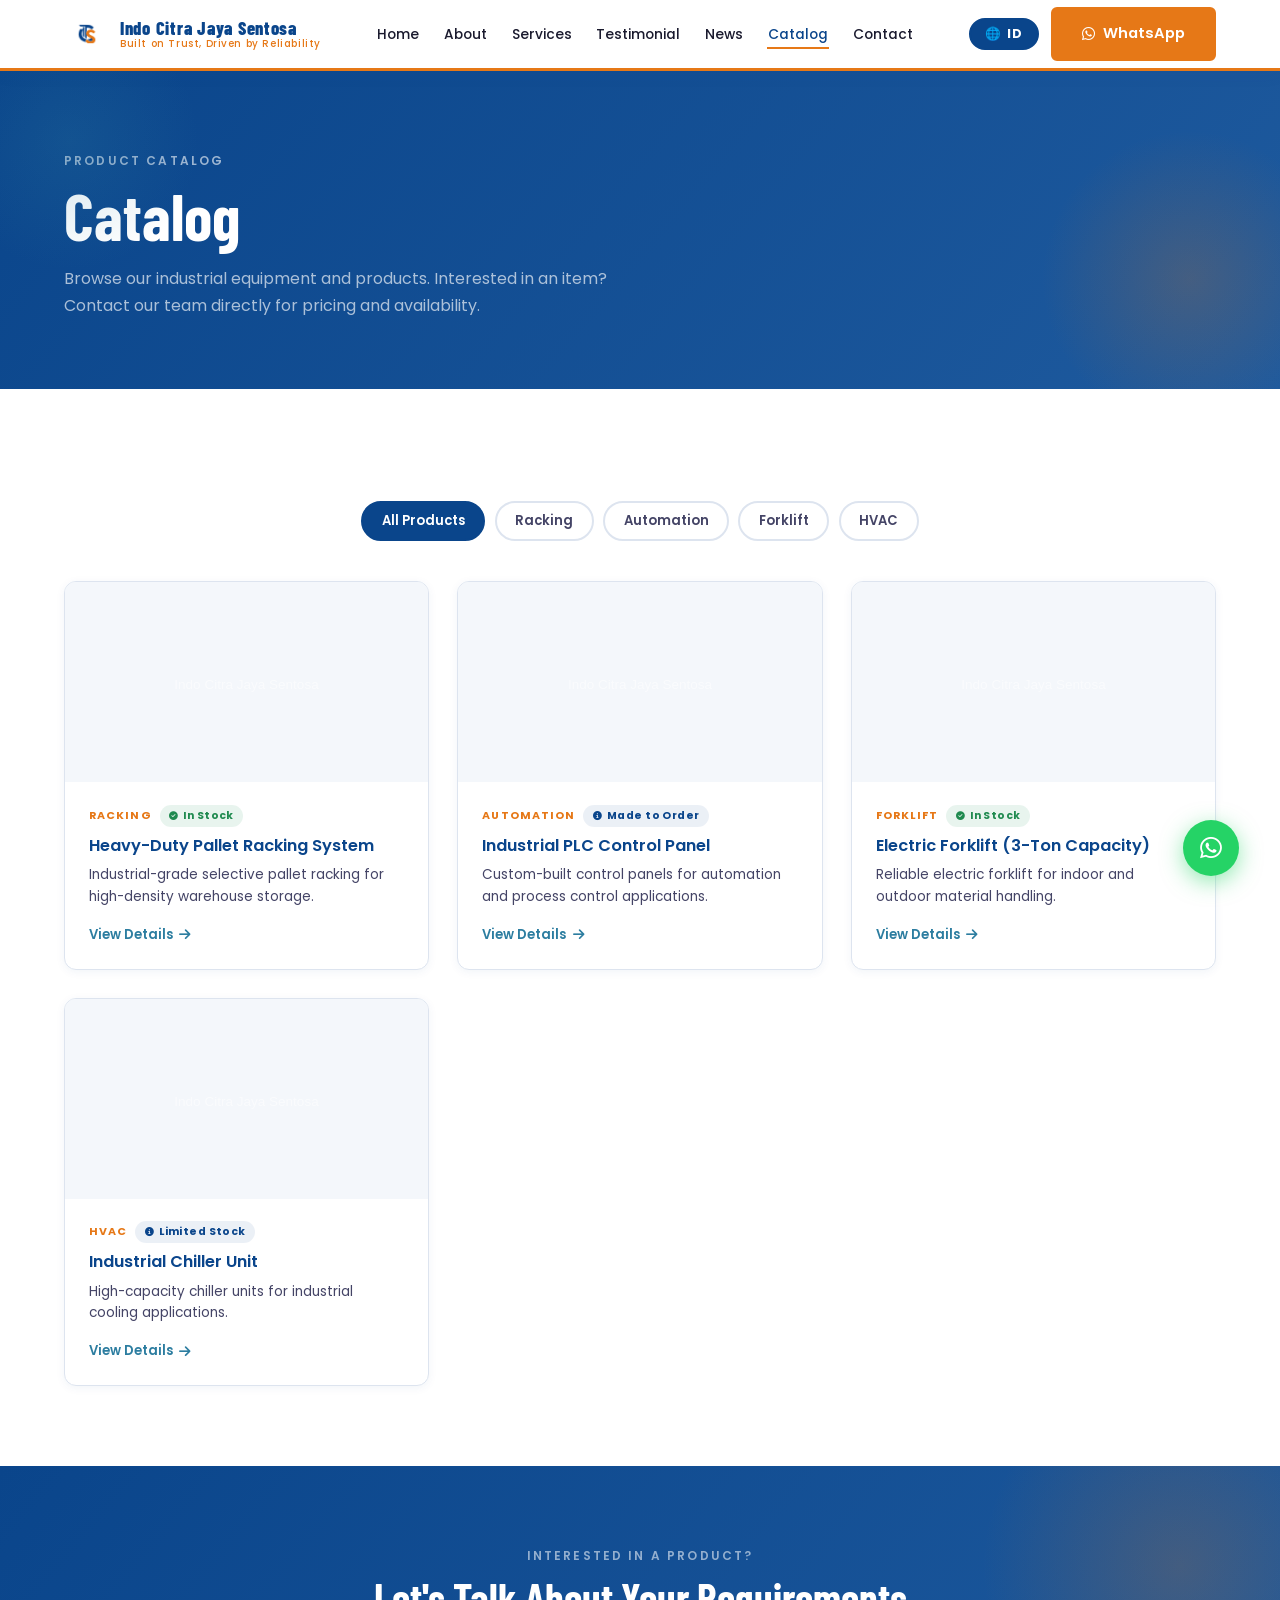
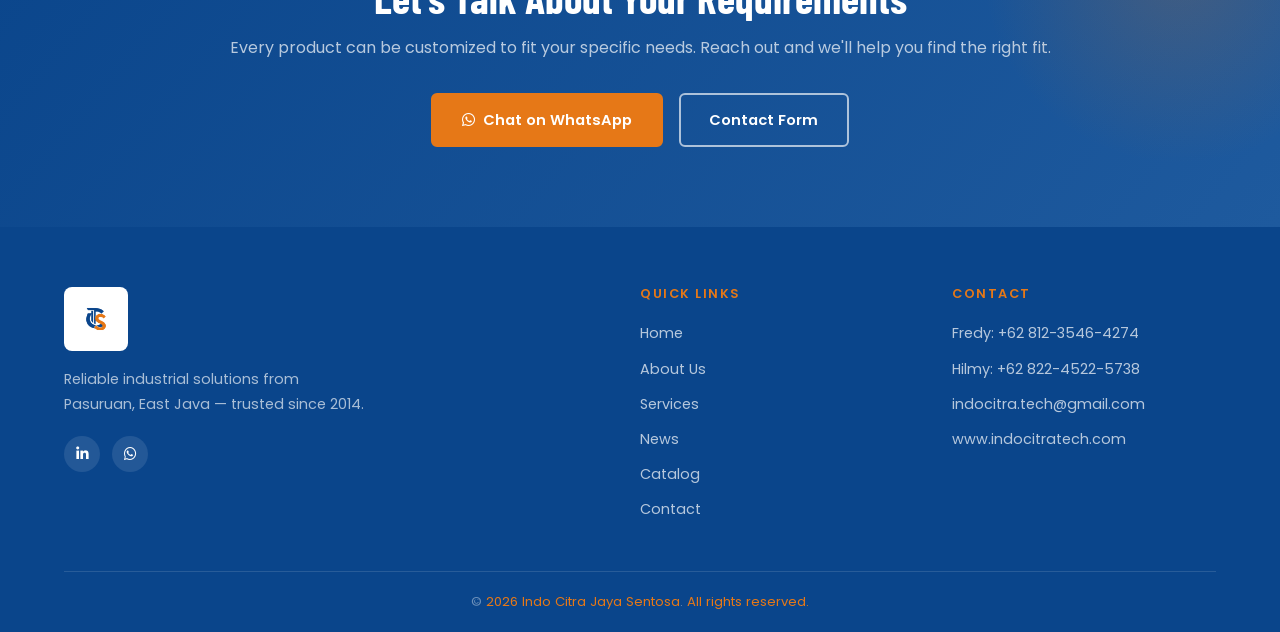
<file: catalog.html>
<!DOCTYPE html>
<html lang="en">
<head>
  <meta charset="UTF-8"/><meta name="viewport" content="width=device-width, initial-scale=1.0"/>
  <title>Product Catalog | Industrial Equipment — Indo Citra Jaya Sentosa</title>
  <meta name="description" content="Browse our industrial product catalog including racking systems, PLC control panels, forklifts, chiller units, and more. Contact us to inquire about pricing and availability." />
  <meta name="keywords" content="industrial product catalog, pallet racking, PLC control panel, industrial chiller, electric forklift East Java" />
  <meta name="author" content="Indo Citra Jaya Sentosa" />
  <meta name="robots" content="index, follow" />
  <meta name="googlebot" content="index, follow" />
  <meta name="bingbot" content="index, follow" />
  <meta name="geo.region" content="ID-JI" />
  <meta name="geo.placename" content="Pasuruan, East Java, Indonesia" />
  <meta name="geo.position" content="-7.602925;112.714826" />
  <meta name="ICBM" content="-7.602925, 112.714826" />
  <link rel="icon" type="image/x-icon" href="favicon.ico" />
  <link rel="apple-touch-icon" href="apple-touch-icon.png" />
  <link rel="icon" type="image/png" sizes="192x192" href="favicon-192.png" />
  <link rel="canonical" href="https://www.indocitratech.com/catalog.html" />
  <link rel="alternate" hreflang="en" href="https://www.indocitratech.com/catalog.html" />
  <link rel="alternate" hreflang="id" href="https://www.indocitratech.com/id/catalog.html" />
  <link rel="alternate" hreflang="x-default" href="https://www.indocitratech.com/catalog.html" />
  <link rel="stylesheet" href="style.css?v=1794630221"/>
  <link href="https://fonts.googleapis.com/css2?family=Poppins:wght@300;400;500;600;700;800&family=Barlow+Condensed:wght@600;700;800&display=swap" rel="stylesheet"/>
  <link rel="stylesheet" href="https://cdnjs.cloudflare.com/ajax/libs/font-awesome/6.5.0/css/all.min.css"/>
<script type="application/ld+json">
{
  "@context": "https://schema.org",
  "@graph": [
    {
      "@type": "BreadcrumbList",
      "itemListElement": [
        {
          "@type": "ListItem",
          "position": 1,
          "name": "Home",
          "item": "https://www.indocitratech.com/"
        },
        {
          "@type": "ListItem",
          "position": 2,
          "name": "Catalog",
          "item": "https://www.indocitratech.com/catalog.html"
        }
      ]
    },
    {
      "@type": "CollectionPage",
      "url": "https://www.indocitratech.com/catalog.html",
      "name": "Product Catalog | Industrial Equipment — Indo Citra Jaya Sentosa",
      "description": "Browse our industrial product catalog including racking systems, PLC control panels, forklifts, chiller units, and more. Contact us to inquire about pricing and availability.",
      "publisher": {
        "@id": "https://www.indocitratech.com/#business"
      },
      "inLanguage": "en"
    }
  ]
}
</script>

  <!-- Open Graph / WhatsApp / LinkedIn preview -->
  <meta property="og:type" content="website" />
  <meta property="og:url" content="https://www.indocitratech.com/catalog.html" />
  <meta property="og:title" content="Product Catalog | Industrial Equipment — Indo Citra Jaya Sentosa" />
  <meta property="og:description" content="Browse our industrial product catalog including racking systems, PLC control panels, forklifts, chiller units, and more. Contact us to inquire about pricing and availability." />
  <meta property="og:image" content="https://www.indocitratech.com/images/logo-indocitra.png" />
  <meta property="og:image:width" content="400" />
  <meta property="og:image:height" content="400" />
  <meta property="og:site_name" content="Indo Citra Jaya Sentosa" />
  <meta property="og:locale" content="en_US" />
  <meta property="og:locale:alternate" content="id_ID" />
  <!-- Twitter Card -->
  <meta name="twitter:card" content="summary" />
  <meta name="twitter:title" content="Product Catalog | Industrial Equipment — Indo Citra Jaya Sentosa" />
  <meta name="twitter:description" content="Browse our industrial product catalog including racking systems, PLC control panels, forklifts, chiller units, and more. Contact us to inquire about pricing and availability." />
  <meta name="twitter:image" content="https://www.indocitratech.com/images/logo-indocitra.png" />
</head>
<body>
<div id="page-transition"><div class="pt-veil"></div><div class="pt-bar"></div></div>

<header>
  <div class="container">
    <nav class="nav-inner">
      <a href="index.html" class="nav-logo">
        <img src="images/logo-indocitra.png?v=2" alt="Indo Citra Jaya Sentosa"/>
        <div class="nav-logo-text">
          <span class="brand">Indo Citra Jaya Sentosa</span>
          <span class="tagline">Built on Trust, Driven by Reliability</span>
        </div>
      </a>
      <ul class="nav-links" id="navLinks">
        <li><a href="index.html" data-en="Home" data-id="Beranda">Home</a></li>
        <li><a href="about.html" data-en="About" data-id="Tentang Kami">About</a></li>
        <li><a href="services.html" data-en="Services" data-id="Layanan">Services</a></li>
        <li><a href="testimonial.html" data-en="Testimonial" data-id="Testimoni">Testimonial</a></li>
        <li><a href="news.html" data-en="News" data-id="Berita">News</a></li>
        <li><a href="catalog.html" data-en="Catalog" data-id="Katalog">Catalog</a></li>
        <li><a href="contact.html" data-en="Contact" data-id="Kontak">Contact</a></li>
      </ul>
      <div class="nav-cta">
        <a class="lang-toggle" id="langToggle" href="id/catalog.html" hreflang="id" aria-label="Versi Bahasa Indonesia">🌐 ID</a>
        <a href="https://wa.me/6281235464274" target="_blank" rel="noopener" class="btn btn-primary"><i class="fa-brands fa-whatsapp"></i> WhatsApp</a>
        <button class="nav-hamburger" id="hamburger"><span></span><span></span><span></span></button>
      </div>
    </nav>
  </div>
</header>

<section class="page-hero">
  <div class="container">
    <span class="section-label" data-en="Product Catalog" data-id="Katalog Produk">Product Catalog</span>
    <h1 data-en="Catalog" data-id="Katalog">Catalog</h1>
    <p data-en="Browse our industrial equipment and products. Interested in an item? Contact our team directly for pricing and availability." data-id="Jelajahi peralatan dan produk industri kami. Tertarik dengan suatu produk? Hubungi tim kami langsung untuk harga dan ketersediaan.">Browse our industrial equipment and products. Interested in an item? Contact our team directly for pricing and availability.</p>
  </div>
</section>

<section class="section">
  <div class="container">
    <div class="catalog-filters" id="catalogFilters">
      <!-- Populated by JS based on categories present -->
    </div>
    <div id="catalogGrid" class="catalog-grid">
      <!-- Populated by JS from Google Sheet, with fallback sample content -->
    </div>
  </div>
</section>

<section class="cta-section">
  <div class="container">
    <span class="section-label" style="color:rgba(255,255,255,0.55);" data-en="Interested in a Product?" data-id="Tertarik dengan Produk?">Interested in a Product?</span>
    <h2 data-en="Let's Talk About Your Requirements" data-id="Mari Bicarakan Kebutuhan Anda">Let's Talk About Your Requirements</h2>
    <p data-en="Every product can be customized to fit your specific needs. Reach out and we'll help you find the right fit." data-id="Setiap produk dapat disesuaikan dengan kebutuhan spesifik Anda. Hubungi kami dan kami akan membantu menemukan yang tepat.">Every product can be customized to fit your specific needs. Reach out and we'll help you find the right fit.</p>
    <div class="cta-actions">
      <a href="https://wa.me/6281235464274" target="_blank" rel="noopener" class="btn btn-primary"><i class="fa-brands fa-whatsapp"></i> Chat on WhatsApp</a>
      <a href="contact.html" class="btn btn-outline" data-en="Contact Form" data-id="Formulir Kontak">Contact Form</a>
    </div>
  </div>
</section>

<footer>
  <div class="container">
    <div class="footer-grid">
      <div class="footer-brand">
        <img src="images/logo-indocitra.png?v=2" alt="Indo Citra Jaya Sentosa"/>
        <p data-en="Reliable industrial solutions from Pasuruan, East Java — trusted since 2014." data-id="Solusi industri yang andal dari Pasuruan, Jawa Timur — dipercaya sejak 2014.">Reliable industrial solutions from Pasuruan, East Java — trusted since 2014.</p>
        <div class="footer-social" style="margin-top:1.25rem;">
          <a href="https://www.linkedin.com/company/indocitra-jaya-sentosa" target="_blank" rel="noopener" aria-label="LinkedIn"><i class="fa-brands fa-linkedin-in"></i></a>
          <a href="https://wa.me/6281235464274" target="_blank" rel="noopener" aria-label="WhatsApp"><i class="fa-brands fa-whatsapp"></i></a>
        </div>
      </div>
      <div class="footer-col">
        <h4 data-en="Quick Links" data-id="Tautan Cepat">Quick Links</h4>
        <ul>
          <li><a href="index.html" data-en="Home" data-id="Beranda">Home</a></li>
          <li><a href="about.html" data-en="About Us" data-id="Tentang Kami">About Us</a></li>
          <li><a href="services.html" data-en="Services" data-id="Layanan">Services</a></li>
          <li><a href="news.html" data-en="News" data-id="Berita">News</a></li>
          <li><a href="catalog.html" data-en="Catalog" data-id="Katalog">Catalog</a></li>
          <li><a href="contact.html" data-en="Contact" data-id="Kontak">Contact</a></li>
        </ul>
      </div>
      <div class="footer-col">
        <h4 data-en="Contact" data-id="Kontak">Contact</h4>
        <ul>
          <li><a href="https://wa.me/6281235464274" target="_blank">Fredy: +62 812-3546-4274</a></li>
          <li><a href="https://wa.me/6282245225738" target="_blank">Hilmy: +62 822-4522-5738</a></li>
          <li><a href="mailto:indocitra.tech@gmail.com">indocitra.tech@gmail.com</a></li>
          <li><a href="https://www.indocitratech.com" target="_blank">www.indocitratech.com</a></li>
        </ul>
      </div>
    </div>
    <div class="footer-bottom">&copy; <span id="year"></span> <span>Indo Citra Jaya Sentosa</span>. <span data-en="All rights reserved." data-id="Hak cipta dilindungi.">All rights reserved.</span></div>
  </div>
</footer>

<!-- Shared detail modal -->
<div class="detail-modal-backdrop" id="detailModalBackdrop">
  <div class="detail-modal" id="detailModal"></div>
</div>

<div class="wa-wrap">
  <svg class="wa-curved-text" viewBox="0 0 90 48" xmlns="http://www.w3.org/2000/svg">
    <path id="waCurve" d="M 8,40 Q 45,4 82,40" fill="none"/>
    <text><textPath href="#waCurve" startOffset="50%" text-anchor="middle" data-en="Contact Us!" data-id="Hubungi Kami!">Contact Us!</textPath></text>
  </svg>
  <a class="wa-float" href="https://wa.me/6281235464274" target="_blank" rel="noopener" aria-label="Chat on WhatsApp"><i class="fa-brands fa-whatsapp"></i></a>
</div>
<script src="script.js?v=1794630221"></script>
<script src="content-data.js?v=1794630221"></script>
</body>
</html>
</file>
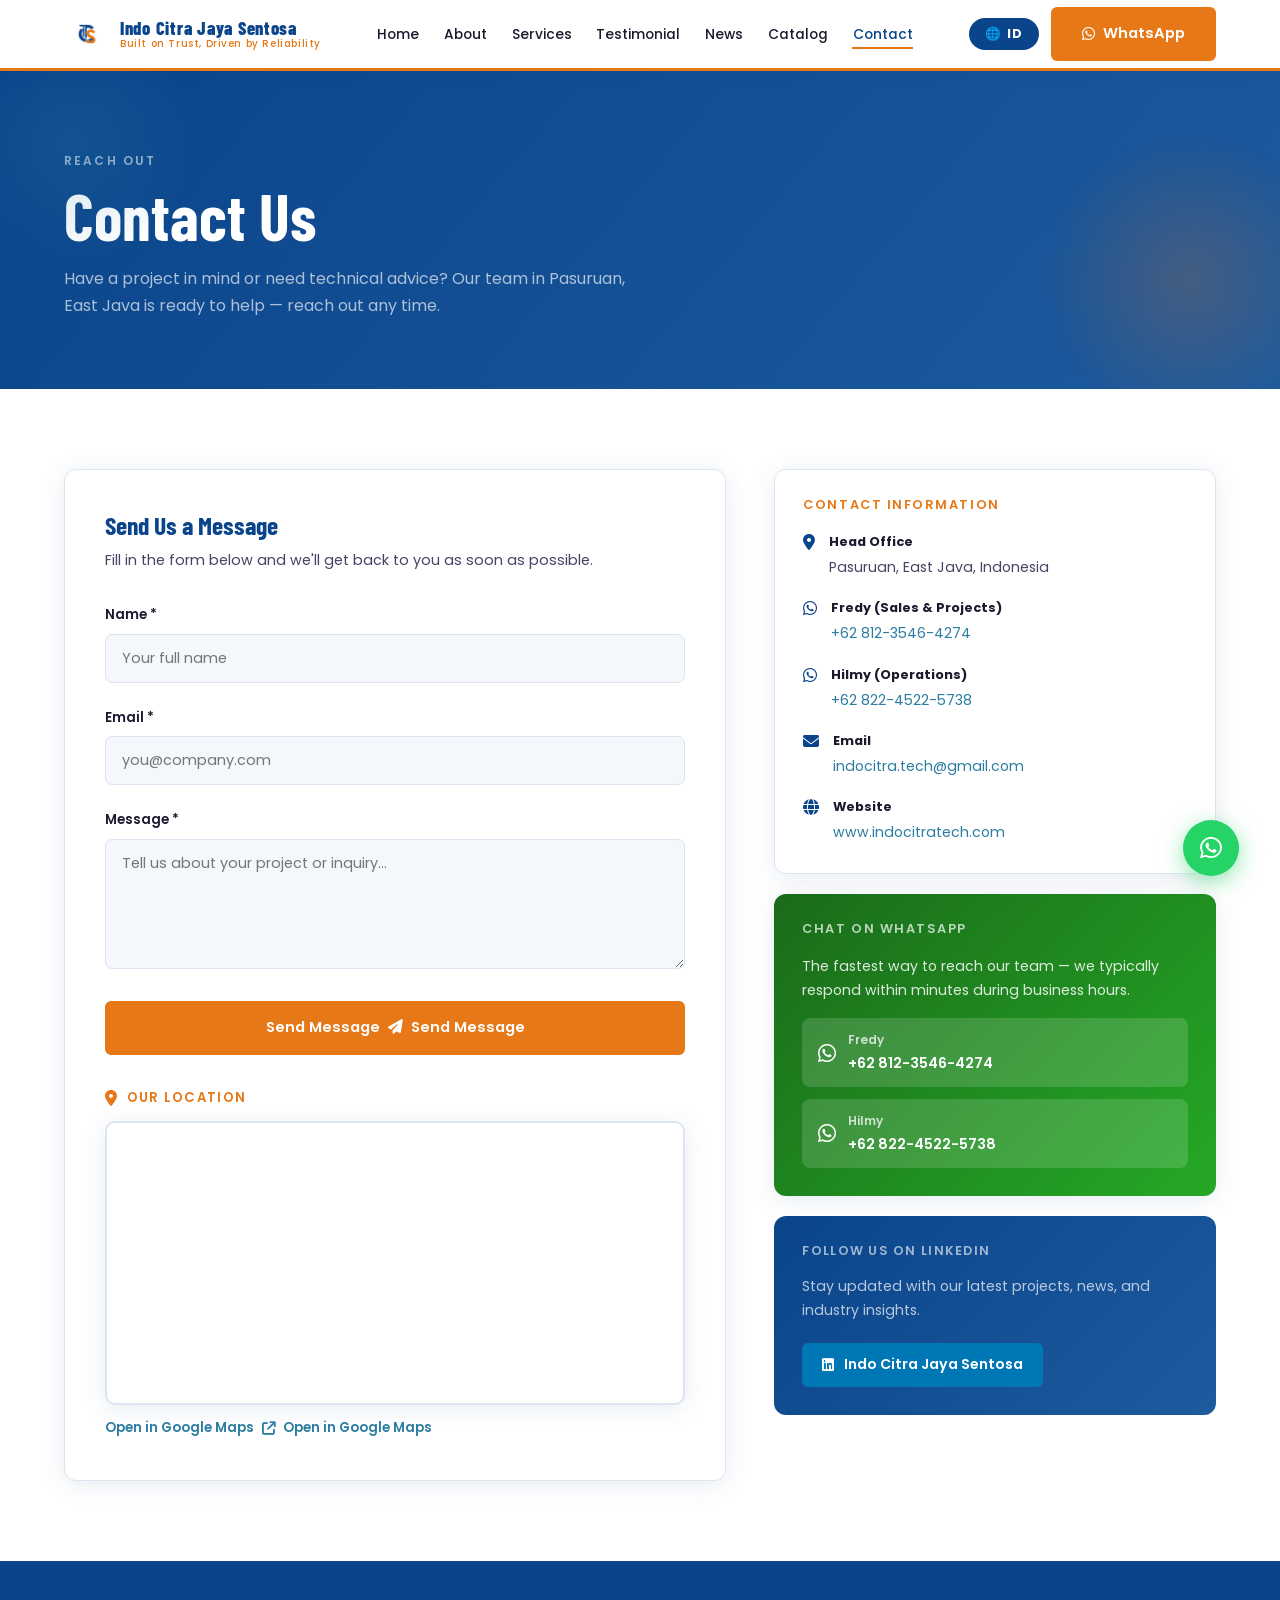
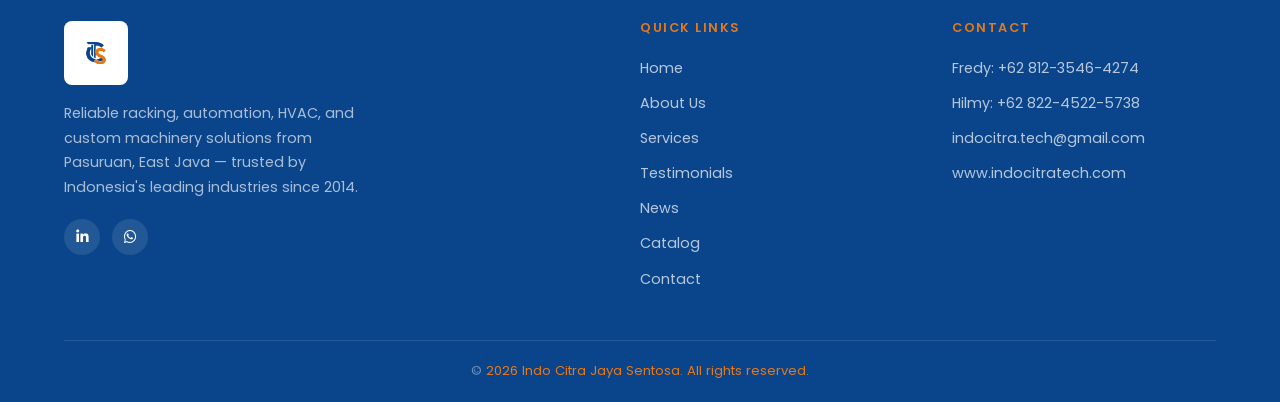
<file: contact.html>
<!DOCTYPE html>
<html lang="en">
<head>
  <meta charset="UTF-8" />
  <meta name="viewport" content="width=device-width, initial-scale=1.0" />
  <title>Contact Us | Indo Citra Jaya Sentosa — Pasuruan, East Java</title>
  <meta name="description" content="Get in touch with our team in Pasuruan, East Java. Call or WhatsApp Fredy (+62 812-3546-4274) or Hilmy (+62 822-4522-5738), or send us a message online." />
  <meta name="keywords" content="contact Indo Citra Jaya Sentosa, industrial automation Pasuruan phone, HVAC consultation WhatsApp" />
  <meta name="author" content="Indo Citra Jaya Sentosa" />
  <meta name="robots" content="index, follow" />
  <meta name="googlebot" content="index, follow" />
  <meta name="bingbot" content="index, follow" />
  <meta name="geo.region" content="ID-JI" />
  <meta name="geo.placename" content="Pasuruan, East Java, Indonesia" />
  <meta name="geo.position" content="-7.602925;112.714826" />
  <meta name="ICBM" content="-7.602925, 112.714826" />
  <link rel="icon" type="image/x-icon" href="favicon.ico" />
  <link rel="apple-touch-icon" href="apple-touch-icon.png" />
  <link rel="icon" type="image/png" sizes="192x192" href="favicon-192.png" />
  <link rel="canonical" href="https://www.indocitratech.com/contact.html" />
  <link rel="alternate" hreflang="en" href="https://www.indocitratech.com/contact.html" />
  <link rel="alternate" hreflang="id" href="https://www.indocitratech.com/id/contact.html" />
  <link rel="alternate" hreflang="x-default" href="https://www.indocitratech.com/contact.html" />
  <link rel="stylesheet" href="style.css?v=1794630221" />
  <link rel="preconnect" href="https://fonts.googleapis.com" />
  <link rel="preconnect" href="https://fonts.gstatic.com" crossorigin />
  <link href="https://fonts.googleapis.com/css2?family=Poppins:wght@300;400;500;600;700;800&family=Barlow+Condensed:wght@600;700;800&display=swap" rel="stylesheet" />
  <link rel="stylesheet" href="https://cdnjs.cloudflare.com/ajax/libs/font-awesome/6.5.0/css/all.min.css" />
<script type="application/ld+json">
{
  "@context": "https://schema.org",
  "@graph": [
    {
      "@type": "BreadcrumbList",
      "itemListElement": [
        {
          "@type": "ListItem",
          "position": 1,
          "name": "Home",
          "item": "https://www.indocitratech.com/"
        },
        {
          "@type": "ListItem",
          "position": 2,
          "name": "Contact",
          "item": "https://www.indocitratech.com/contact.html"
        }
      ]
    },
    {
      "@type": "ContactPage",
      "url": "https://www.indocitratech.com/contact.html",
      "name": "Contact Us | Indo Citra Jaya Sentosa — Pasuruan, East Java",
      "description": "Get in touch with our team in Pasuruan, East Java. Call or WhatsApp Fredy (+62 812-3546-4274) or Hilmy (+62 822-4522-5738), or send us a message online.",
      "publisher": {
        "@id": "https://www.indocitratech.com/#business"
      },
      "inLanguage": "en"
    }
  ]
}
</script>

  <!-- Open Graph / WhatsApp / LinkedIn preview -->
  <meta property="og:type" content="website" />
  <meta property="og:url" content="https://www.indocitratech.com/contact.html" />
  <meta property="og:title" content="Contact Us | Indo Citra Jaya Sentosa — Pasuruan, East Java" />
  <meta property="og:description" content="Get in touch with our team in Pasuruan, East Java. Call or WhatsApp Fredy (+62 812-3546-4274) or Hilmy (+62 822-4522-5738), or send us a message online." />
  <meta property="og:image" content="https://www.indocitratech.com/images/logo-indocitra.png" />
  <meta property="og:image:width" content="400" />
  <meta property="og:image:height" content="400" />
  <meta property="og:site_name" content="Indo Citra Jaya Sentosa" />
  <meta property="og:locale" content="en_US" />
  <meta property="og:locale:alternate" content="id_ID" />
  <!-- Twitter Card -->
  <meta name="twitter:card" content="summary" />
  <meta name="twitter:title" content="Contact Us | Indo Citra Jaya Sentosa — Pasuruan, East Java" />
  <meta name="twitter:description" content="Get in touch with our team in Pasuruan, East Java. Call or WhatsApp Fredy (+62 812-3546-4274) or Hilmy (+62 822-4522-5738), or send us a message online." />
  <meta name="twitter:image" content="https://www.indocitratech.com/images/logo-indocitra.png" />
</head>
<body>

<!-- Page transition overlay -->
<div id="page-transition">
  <div class="pt-veil"></div>
  <div class="pt-bar"></div>
</div>

<!-- ═══════════════════════════════ HEADER ═══════════════════════════════ -->
<header>
  <div class="container">
    <nav class="nav-inner">
      <a href="index.html" class="nav-logo">
        <img src="images/logo-indocitra.png?v=2" alt="Indo Citra Jaya Sentosa Logo" />
        <div class="nav-logo-text">
          <span class="brand">Indo Citra Jaya Sentosa</span>
          <span class="tagline">Built on Trust, Driven by Reliability</span>
        </div>
      </a>
      <ul class="nav-links" id="navLinks">
        <li><a href="index.html" data-en="Home" data-id="Beranda">Home</a></li>
        <li><a href="about.html" data-en="About" data-id="Tentang Kami">About</a></li>
        <li><a href="services.html" data-en="Services" data-id="Layanan">Services</a></li>
        <li><a href="testimonial.html" data-en="Testimonial" data-id="Testimoni">Testimonial</a></li>
        <li><a href="news.html" data-en="News" data-id="Berita">News</a></li>
        <li><a href="catalog.html" data-en="Catalog" data-id="Katalog">Catalog</a></li>
        <li><a href="contact.html" data-en="Contact" data-id="Kontak">Contact</a></li>
      </ul>
      <div class="nav-cta">
        <a class="lang-toggle" id="langToggle" href="id/contact.html" hreflang="id" aria-label="Versi Bahasa Indonesia">🌐 ID</a>
        <a href="https://wa.me/6281235464274" target="_blank" rel="noopener" class="btn btn-primary">
          <i class="fa-brands fa-whatsapp"></i> WhatsApp
        </a>
        <button class="nav-hamburger" id="hamburger" aria-label="Toggle menu">
          <span></span><span></span><span></span>
        </button>
      </div>
    </nav>
  </div>
</header>

<!-- ═══════════════════════════════ PAGE HERO ════════════════════════════ -->
<section class="page-hero">
  <div class="container">
    <span class="section-label" data-en="Reach Out" data-id="Hubungi Kami">Reach Out</span>
    <h1 data-en="Contact Us" data-id="Kontak">Contact Us</h1>
    <p data-en="Have a project in mind or need technical advice? Our team in Pasuruan, East Java is ready to help — reach out any time." data-id="Punya proyek atau butuh saran teknis? Tim kami di Pasuruan, Jawa Timur siap membantu — hubungi kami kapan saja.">Have a project in mind or need technical advice? Our team in Pasuruan, East Java is ready to help — reach out any time.</p>
  </div>
</section>

<!-- ═══════════════════════════════ CONTACT SECTION ══════════════════════ -->
<section class="contact-section">
  <div class="container">
    <div class="contact-grid">

      <!-- Contact Form -->
      <div class="contact-form-wrap reveal">
        <h3 data-en="Send Us a Message" data-id="Kirim Pesan">Send Us a Message</h3>
        <p data-en="Fill in the form below and we&#x27;ll get back to you as soon as possible." data-id="Isi formulir di bawah ini dan kami akan segera menghubungi Anda.">Fill in the form below and we'll get back to you as soon as possible.</p>

        <form action="https://formsubmit.cloud/f/83bfb44f-85f1-4f2f-835b-791ff4e87196/" method="POST" class="contact-real-form">
          <!-- Honeypot spam protection -->
          <input type="text" name="_gotcha" style="display:none">
          <div class="form-group">
            <label for="name" data-en="Name *" data-id="Nama *">Name *</label>
            <input type="text" id="name" name="name" placeholder="Your full name" data-en-placeholder="Your full name" data-id-placeholder="Nama lengkap Anda" required />
          </div>
          <div class="form-group">
            <label for="email">Email *</label>
            <input type="email" id="email" name="email" placeholder="you@company.com" data-en-placeholder="you@company.com" data-id-placeholder="anda@perusahaan.com" required />
          </div>
          <div class="form-group">
            <label for="message" data-en="Message *" data-id="Pesan *">Message *</label>
            <textarea id="message" name="message" placeholder="Tell us about your project or inquiry..." data-en-placeholder="Tell us about your project or inquiry..." data-id-placeholder="Ceritakan proyek atau kebutuhan Anda..." required></textarea>
          </div>
          <button type="submit" class="btn btn-primary" style="width:100%; justify-content:center; padding:0.9rem;" data-en="Send Message" data-id="Kirim Pesan">
            Send Message <i class="fa-solid fa-paper-plane"></i>
          </button>
        </form>

        <!-- Google Maps — our location -->
        <div class="map-wrap" style="margin-top:2rem;">
          <div style="display:flex; align-items:center; gap:0.6rem; margin-bottom:0.75rem;">
            <i class="fa-solid fa-location-dot" style="color:var(--orange); font-size:1rem;"></i>
            <span style="font-size:0.82rem; font-weight:600; letter-spacing:0.1em; text-transform:uppercase; color:var(--orange);" data-en="Our Location" data-id="Lokasi Kami">Our Location</span>
          </div>
          <div style="border-radius:10px; overflow:hidden; border:2px solid var(--border); box-shadow:var(--shadow);">
            <iframe
              src="https://maps.google.com/maps?ll=-7.602925,112.714826&z=12&t=m&hl=en&gl=US&mapclient=embed&cid=11920061138367371634&output=embed"
              width="100%"
              height="280"
              style="display:block; border:0;"
              allowfullscreen=""
              loading="lazy"
              referrerpolicy="no-referrer-when-downgrade"
              title="Indo Citra Jaya Sentosa Location">
            </iframe>
          </div>
          <a href="https://www.google.com/maps?ll=-7.602925,112.714826&z=12&t=m&hl=en&gl=US&mapclient=embed&cid=11920061138367371634"
             target="_blank" rel="noopener"
             style="display:inline-flex; align-items:center; gap:0.5rem; margin-top:0.75rem; font-size:0.83rem; font-weight:600; color:var(--teal);" data-en="Open in Google Maps" data-id="Buka di Google Maps">
            <i class="fa-solid fa-arrow-up-right-from-square"></i> Open in Google Maps
          </a>
        </div>
      </div>

      <!-- Sidebar -->
      <div class="contact-sidebar reveal" style="transition-delay:0.15s;">

        <!-- Contact Info -->
        <div class="contact-info-card">
          <h4 data-en="Contact Information" data-id="Informasi Kontak">Contact Information</h4>

          <div class="info-item">
            <i class="fa-solid fa-location-dot"></i>
            <div>
              <strong data-en="Head Office" data-id="Kantor Pusat">Head Office</strong>
              <p data-en="Pasuruan, East Java, Indonesia" data-id="Pasuruan, Jawa Timur, Indonesia">Pasuruan, East Java, Indonesia</p>
            </div>
          </div>

          <div class="info-item">
            <i class="fa-brands fa-whatsapp"></i>
            <div>
              <strong data-en="Fredy (Sales &amp; Projects)" data-id="Fredy (Penjualan &amp; Proyek)">Fredy (Sales &amp; Projects)</strong>
              <p><a href="https://wa.me/6281235464274" target="_blank" rel="noopener">+62 812-3546-4274</a></p>
            </div>
          </div>

          <div class="info-item">
            <i class="fa-brands fa-whatsapp"></i>
            <div>
              <strong data-en="Hilmy (Operations)" data-id="Hilmy (Operasional)">Hilmy (Operations)</strong>
              <p><a href="https://wa.me/6282245225738" target="_blank" rel="noopener">+62 822-4522-5738</a></p>
            </div>
          </div>

          <div class="info-item">
            <i class="fa-solid fa-envelope"></i>
            <div>
              <strong>Email</strong>
              <p><a href="mailto:indocitra.tech@gmail.com">indocitra.tech@gmail.com</a></p>
            </div>
          </div>

          <div class="info-item">
            <i class="fa-solid fa-globe"></i>
            <div>
              <strong>Website</strong>
              <p><a href="https://www.indocitratech.com" target="_blank" rel="noopener">www.indocitratech.com</a></p>
            </div>
          </div>
        </div>

        <!-- Quick WhatsApp buttons -->
        <div class="contact-info-card" style="background: linear-gradient(135deg,#1a6b1a,#25a825); border:none;">
          <h4 style="color:rgba(255,255,255,0.7);" data-en="Chat on WhatsApp" data-id="Chat via WhatsApp">Chat on WhatsApp</h4>
          <p style="color:rgba(255,255,255,0.85); font-size:0.88rem; margin-bottom:1rem;" data-en="The fastest way to reach our team — we typically respond within minutes during business hours." data-id="Cara tercepat menghubungi tim kami — biasanya kami membalas dalam hitungan menit pada jam kerja.">The fastest way to reach our team — we typically respond within minutes during business hours.</p>
          <div style="display:flex; flex-direction:column; gap:0.75rem;">
            <a href="https://wa.me/6281235464274" target="_blank" rel="noopener"
               style="display:flex; align-items:center; gap:0.75rem; background:rgba(255,255,255,0.15); color:#fff; padding:0.75rem 1rem; border-radius:8px; font-size:0.9rem; font-weight:600; transition:0.25s; text-decoration:none;"
               onmouseover="this.style.background='rgba(255,255,255,0.25)'" onmouseout="this.style.background='rgba(255,255,255,0.15)'">
              <i class="fa-brands fa-whatsapp" style="font-size:1.3rem;"></i>
              <div><div style="font-size:0.75rem; opacity:0.75;">Fredy</div>+62 812-3546-4274</div>
            </a>
            <a href="https://wa.me/6282245225738" target="_blank" rel="noopener"
               style="display:flex; align-items:center; gap:0.75rem; background:rgba(255,255,255,0.15); color:#fff; padding:0.75rem 1rem; border-radius:8px; font-size:0.9rem; font-weight:600; transition:0.25s; text-decoration:none;"
               onmouseover="this.style.background='rgba(255,255,255,0.25)'" onmouseout="this.style.background='rgba(255,255,255,0.15)'">
              <i class="fa-brands fa-whatsapp" style="font-size:1.3rem;"></i>
              <div><div style="font-size:0.75rem; opacity:0.75;">Hilmy</div>+62 822-4522-5738</div>
            </a>
          </div>
        </div>

        <!-- LinkedIn -->
        <div class="contact-social-card">
          <h4 data-en="Follow Us on LinkedIn" data-id="Ikuti Kami di LinkedIn">Follow Us on LinkedIn</h4>
          <p data-en="Stay updated with our latest projects, news, and industry insights." data-id="Ikuti perkembangan proyek, berita, dan wawasan industri terbaru dari kami.">Stay updated with our latest projects, news, and industry insights.</p>
          <a href="https://www.linkedin.com/company/indocitra-jaya-sentosa" target="_blank" rel="noopener" class="linkedin-btn">
            <i class="fa-brands fa-linkedin"></i> Indo Citra Jaya Sentosa
          </a>
        </div>

      </div>
    </div>
  </div>
</section>

<!-- ═══════════════════════════════ FOOTER ══════════════════════════════ -->
<footer>
  <div class="container">
    <div class="footer-grid">
      <div class="footer-brand">
        <img src="images/logo-indocitra.png?v=2" alt="Indo Citra Jaya Sentosa" />
        <p data-en="Reliable racking, automation, HVAC, and custom machinery solutions from Pasuruan, East Java — trusted by Indonesia&#x27;s leading industries since 2014." data-id="Solusi racking, otomasi, HVAC, dan mesin kustom yang andal dari Pasuruan, Jawa Timur — dipercaya oleh industri terkemuka Indonesia sejak 2014.">Reliable racking, automation, HVAC, and custom machinery solutions from Pasuruan, East Java — trusted by Indonesia's leading industries since 2014.</p>
        <div class="footer-social" style="margin-top:1.25rem;">
          <a href="https://www.linkedin.com/company/indocitra-jaya-sentosa" target="_blank" rel="noopener" aria-label="LinkedIn"><i class="fa-brands fa-linkedin-in"></i></a>
          <a href="https://wa.me/6281235464274" target="_blank" rel="noopener" aria-label="WhatsApp"><i class="fa-brands fa-whatsapp"></i></a>
        </div>
      </div>
      <div class="footer-col">
        <h4 data-en="Quick Links" data-id="Tautan Cepat">Quick Links</h4>
        <ul>
          <li><a href="index.html" data-en="Home" data-id="Beranda">Home</a></li>
          <li><a href="about.html" data-en="About Us" data-id="Tentang Kami">About Us</a></li>
          <li><a href="services.html" data-en="Services" data-id="Layanan">Services</a></li>
          <li><a href="testimonial.html" data-en="Testimonials" data-id="Testimoni">Testimonials</a></li>
          <li><a href="news.html" data-en="News" data-id="Berita">News</a></li>
          <li><a href="catalog.html" data-en="Catalog" data-id="Katalog">Catalog</a></li>
          <li><a href="contact.html" data-en="Contact" data-id="Kontak">Contact</a></li>
        </ul>
      </div>
      <div class="footer-col">
        <h4 data-en="Contact" data-id="Kontak">Contact</h4>
        <ul>
          <li><a href="https://wa.me/6281235464274" target="_blank" rel="noopener">Fredy: +62 812-3546-4274</a></li>
          <li><a href="https://wa.me/6282245225738" target="_blank" rel="noopener">Hilmy: +62 822-4522-5738</a></li>
          <li><a href="mailto:indocitra.tech@gmail.com">indocitra.tech@gmail.com</a></li>
          <li><a href="https://www.indocitratech.com" target="_blank" rel="noopener">www.indocitratech.com</a></li>
        </ul>
      </div>
    </div>
    <div class="footer-bottom">
      &copy; <span id="year"></span> <span>Indo Citra Jaya Sentosa</span>. <span data-en="All rights reserved." data-id="Hak cipta dilindungi.">All rights reserved.</span>
    </div>
  </div>
</footer>

<div class="wa-wrap">
  <svg class="wa-curved-text" viewBox="0 0 90 48" xmlns="http://www.w3.org/2000/svg">
    <path id="waCurve" d="M 8,40 Q 45,4 82,40" fill="none"/>
    <text><textPath href="#waCurve" startOffset="50%" text-anchor="middle" data-en="Contact Us!" data-id="Hubungi Kami!">Contact Us!</textPath></text>
  </svg>
  <a class="wa-float" href="https://wa.me/6281235464274" target="_blank" rel="noopener" aria-label="Chat on WhatsApp"><i class="fa-brands fa-whatsapp"></i></a>
</div>

<script src="script.js?v=1794630221"></script>
<script>document.getElementById('year').textContent = new Date().getFullYear();</script>
</body>
</html>
</file>
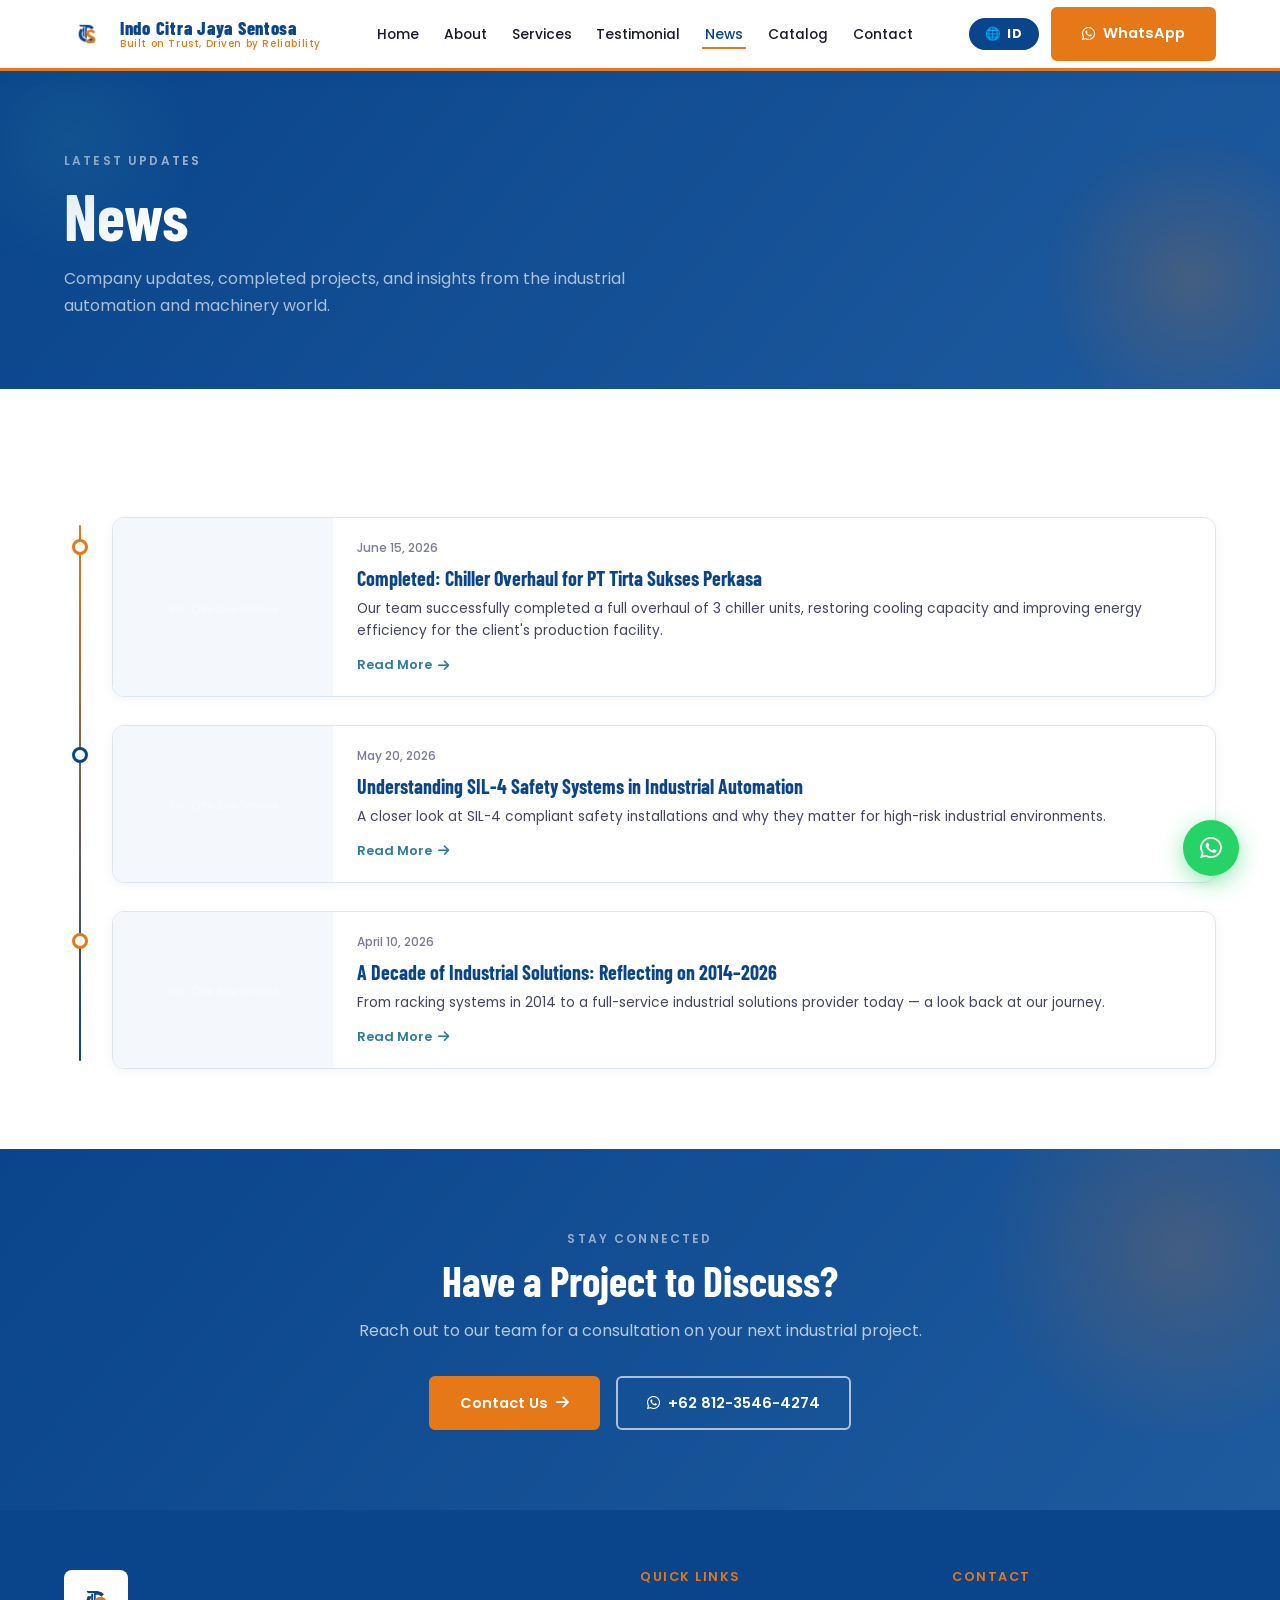
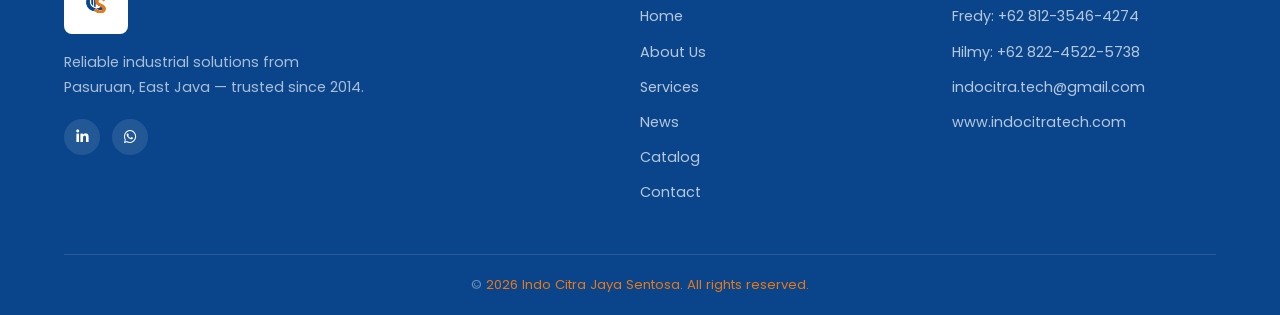
<file: news.html>
<!DOCTYPE html>
<html lang="en">
<head>
  <meta charset="UTF-8"/><meta name="viewport" content="width=device-width, initial-scale=1.0"/>
  <title>News &amp; Updates | Indo Citra Jaya Sentosa</title>
  <meta name="description" content="Company news, completed project updates, and industrial insights from Indo Citra Jaya Sentosa — covering automation, HVAC, safety systems, and machinery." />
  <meta name="keywords" content="Indo Citra news, industrial project updates, automation HVAC articles Indonesia" />
  <meta name="author" content="Indo Citra Jaya Sentosa" />
  <meta name="robots" content="index, follow" />
  <meta name="googlebot" content="index, follow" />
  <meta name="bingbot" content="index, follow" />
  <meta name="geo.region" content="ID-JI" />
  <meta name="geo.placename" content="Pasuruan, East Java, Indonesia" />
  <meta name="geo.position" content="-7.602925;112.714826" />
  <meta name="ICBM" content="-7.602925, 112.714826" />
  <link rel="icon" type="image/x-icon" href="favicon.ico" />
  <link rel="apple-touch-icon" href="apple-touch-icon.png" />
  <link rel="icon" type="image/png" sizes="192x192" href="favicon-192.png" />
  <link rel="canonical" href="https://www.indocitratech.com/news.html" />
  <link rel="alternate" hreflang="en" href="https://www.indocitratech.com/news.html" />
  <link rel="alternate" hreflang="id" href="https://www.indocitratech.com/id/news.html" />
  <link rel="alternate" hreflang="x-default" href="https://www.indocitratech.com/news.html" />
  <link rel="stylesheet" href="style.css?v=1794630221"/>
  <link href="https://fonts.googleapis.com/css2?family=Poppins:wght@300;400;500;600;700;800&family=Barlow+Condensed:wght@600;700;800&display=swap" rel="stylesheet"/>
  <link rel="stylesheet" href="https://cdnjs.cloudflare.com/ajax/libs/font-awesome/6.5.0/css/all.min.css"/>
<script type="application/ld+json">
{
  "@context": "https://schema.org",
  "@graph": [
    {
      "@type": "BreadcrumbList",
      "itemListElement": [
        {
          "@type": "ListItem",
          "position": 1,
          "name": "Home",
          "item": "https://www.indocitratech.com/"
        },
        {
          "@type": "ListItem",
          "position": 2,
          "name": "News",
          "item": "https://www.indocitratech.com/news.html"
        }
      ]
    },
    {
      "@type": "Blog",
      "url": "https://www.indocitratech.com/news.html",
      "name": "News & Updates | Indo Citra Jaya Sentosa",
      "publisher": {
        "@id": "https://www.indocitratech.com/#business"
      },
      "description": "Company news, completed project updates, and industrial insights from Indo Citra Jaya Sentosa — covering automation, HVAC, safety systems, and machinery.",
      "inLanguage": "en"
    }
  ]
}
</script>

  <!-- Open Graph / WhatsApp / LinkedIn preview -->
  <meta property="og:type" content="website" />
  <meta property="og:url" content="https://www.indocitratech.com/news.html" />
  <meta property="og:title" content="News &amp; Updates | Indo Citra Jaya Sentosa" />
  <meta property="og:description" content="Company news, completed project updates, and industrial insights from Indo Citra Jaya Sentosa — covering automation, HVAC, safety systems, and machinery." />
  <meta property="og:image" content="https://www.indocitratech.com/images/logo-indocitra.png" />
  <meta property="og:image:width" content="400" />
  <meta property="og:image:height" content="400" />
  <meta property="og:site_name" content="Indo Citra Jaya Sentosa" />
  <meta property="og:locale" content="en_US" />
  <meta property="og:locale:alternate" content="id_ID" />
  <!-- Twitter Card -->
  <meta name="twitter:card" content="summary" />
  <meta name="twitter:title" content="News &amp; Updates | Indo Citra Jaya Sentosa" />
  <meta name="twitter:description" content="Company news, completed project updates, and industrial insights from Indo Citra Jaya Sentosa — covering automation, HVAC, safety systems, and machinery." />
  <meta name="twitter:image" content="https://www.indocitratech.com/images/logo-indocitra.png" />
</head>
<body>
<div id="page-transition"><div class="pt-veil"></div><div class="pt-bar"></div></div>

<header>
  <div class="container">
    <nav class="nav-inner">
      <a href="index.html" class="nav-logo">
        <img src="images/logo-indocitra.png?v=2" alt="Indo Citra Jaya Sentosa"/>
        <div class="nav-logo-text">
          <span class="brand">Indo Citra Jaya Sentosa</span>
          <span class="tagline">Built on Trust, Driven by Reliability</span>
        </div>
      </a>
      <ul class="nav-links" id="navLinks">
        <li><a href="index.html" data-en="Home" data-id="Beranda">Home</a></li>
        <li><a href="about.html" data-en="About" data-id="Tentang Kami">About</a></li>
        <li><a href="services.html" data-en="Services" data-id="Layanan">Services</a></li>
        <li><a href="testimonial.html" data-en="Testimonial" data-id="Testimoni">Testimonial</a></li>
        <li><a href="news.html" data-en="News" data-id="Berita">News</a></li>
        <li><a href="catalog.html" data-en="Catalog" data-id="Katalog">Catalog</a></li>
        <li><a href="contact.html" data-en="Contact" data-id="Kontak">Contact</a></li>
      </ul>
      <div class="nav-cta">
        <a class="lang-toggle" id="langToggle" href="id/news.html" hreflang="id" aria-label="Versi Bahasa Indonesia">🌐 ID</a>
        <a href="https://wa.me/6281235464274" target="_blank" rel="noopener" class="btn btn-primary"><i class="fa-brands fa-whatsapp"></i> WhatsApp</a>
        <button class="nav-hamburger" id="hamburger"><span></span><span></span><span></span></button>
      </div>
    </nav>
  </div>
</header>

<section class="page-hero">
  <div class="container">
    <span class="section-label" data-en="Latest Updates" data-id="Pembaruan Terbaru">Latest Updates</span>
    <h1 data-en="News" data-id="Berita">News</h1>
    <p data-en="Company updates, completed projects, and insights from the industrial automation and machinery world." data-id="Pembaruan perusahaan, proyek yang telah selesai, dan wawasan dari dunia otomasi industri dan mesin.">Company updates, completed projects, and insights from the industrial automation and machinery world.</p>
  </div>
</section>

<section class="section">
  <div class="container">
    <div id="newsGrid" class="news-timeline">
      <!-- Populated by JS from Google Sheet, with fallback sample content -->
    </div>
  </div>
</section>

<section class="cta-section">
  <div class="container">
    <span class="section-label" style="color:rgba(255,255,255,0.55);" data-en="Stay Connected" data-id="Tetap Terhubung">Stay Connected</span>
    <h2 data-en="Have a Project to Discuss?" data-id="Punya Proyek untuk Didiskusikan?">Have a Project to Discuss?</h2>
    <p data-en="Reach out to our team for a consultation on your next industrial project." data-id="Hubungi tim kami untuk konsultasi mengenai proyek industri Anda berikutnya.">Reach out to our team for a consultation on your next industrial project.</p>
    <div class="cta-actions">
      <a href="contact.html" class="btn btn-primary" data-en="Contact Us" data-id="Hubungi Kami">Contact Us <i class="fa-solid fa-arrow-right"></i></a>
      <a href="https://wa.me/6281235464274" target="_blank" rel="noopener" class="btn btn-outline"><i class="fa-brands fa-whatsapp"></i> +62 812-3546-4274</a>
    </div>
  </div>
</section>

<footer>
  <div class="container">
    <div class="footer-grid">
      <div class="footer-brand">
        <img src="images/logo-indocitra.png?v=2" alt="Indo Citra Jaya Sentosa"/>
        <p data-en="Reliable industrial solutions from Pasuruan, East Java — trusted since 2014." data-id="Solusi industri yang andal dari Pasuruan, Jawa Timur — dipercaya sejak 2014.">Reliable industrial solutions from Pasuruan, East Java — trusted since 2014.</p>
        <div class="footer-social" style="margin-top:1.25rem;">
          <a href="https://www.linkedin.com/company/indocitra-jaya-sentosa" target="_blank" rel="noopener" aria-label="LinkedIn"><i class="fa-brands fa-linkedin-in"></i></a>
          <a href="https://wa.me/6281235464274" target="_blank" rel="noopener" aria-label="WhatsApp"><i class="fa-brands fa-whatsapp"></i></a>
        </div>
      </div>
      <div class="footer-col">
        <h4 data-en="Quick Links" data-id="Tautan Cepat">Quick Links</h4>
        <ul>
          <li><a href="index.html" data-en="Home" data-id="Beranda">Home</a></li>
          <li><a href="about.html" data-en="About Us" data-id="Tentang Kami">About Us</a></li>
          <li><a href="services.html" data-en="Services" data-id="Layanan">Services</a></li>
          <li><a href="news.html" data-en="News" data-id="Berita">News</a></li>
          <li><a href="catalog.html" data-en="Catalog" data-id="Katalog">Catalog</a></li>
          <li><a href="contact.html" data-en="Contact" data-id="Kontak">Contact</a></li>
        </ul>
      </div>
      <div class="footer-col">
        <h4 data-en="Contact" data-id="Kontak">Contact</h4>
        <ul>
          <li><a href="https://wa.me/6281235464274" target="_blank">Fredy: +62 812-3546-4274</a></li>
          <li><a href="https://wa.me/6282245225738" target="_blank">Hilmy: +62 822-4522-5738</a></li>
          <li><a href="mailto:indocitra.tech@gmail.com">indocitra.tech@gmail.com</a></li>
          <li><a href="https://www.indocitratech.com" target="_blank">www.indocitratech.com</a></li>
        </ul>
      </div>
    </div>
    <div class="footer-bottom">&copy; <span id="year"></span> <span>Indo Citra Jaya Sentosa</span>. <span data-en="All rights reserved." data-id="Hak cipta dilindungi.">All rights reserved.</span></div>
  </div>
</footer>

<!-- Shared detail modal -->
<div class="detail-modal-backdrop" id="detailModalBackdrop">
  <div class="detail-modal" id="detailModal"></div>
</div>

<div class="wa-wrap">
  <svg class="wa-curved-text" viewBox="0 0 90 48" xmlns="http://www.w3.org/2000/svg">
    <path id="waCurve" d="M 8,40 Q 45,4 82,40" fill="none"/>
    <text><textPath href="#waCurve" startOffset="50%" text-anchor="middle" data-en="Contact Us!" data-id="Hubungi Kami!">Contact Us!</textPath></text>
  </svg>
  <a class="wa-float" href="https://wa.me/6281235464274" target="_blank" rel="noopener" aria-label="Chat on WhatsApp"><i class="fa-brands fa-whatsapp"></i></a>
</div>
<script src="script.js?v=1794630221"></script>
<script src="content-data.js?v=1794630221"></script>
</body>
</html>
</file>
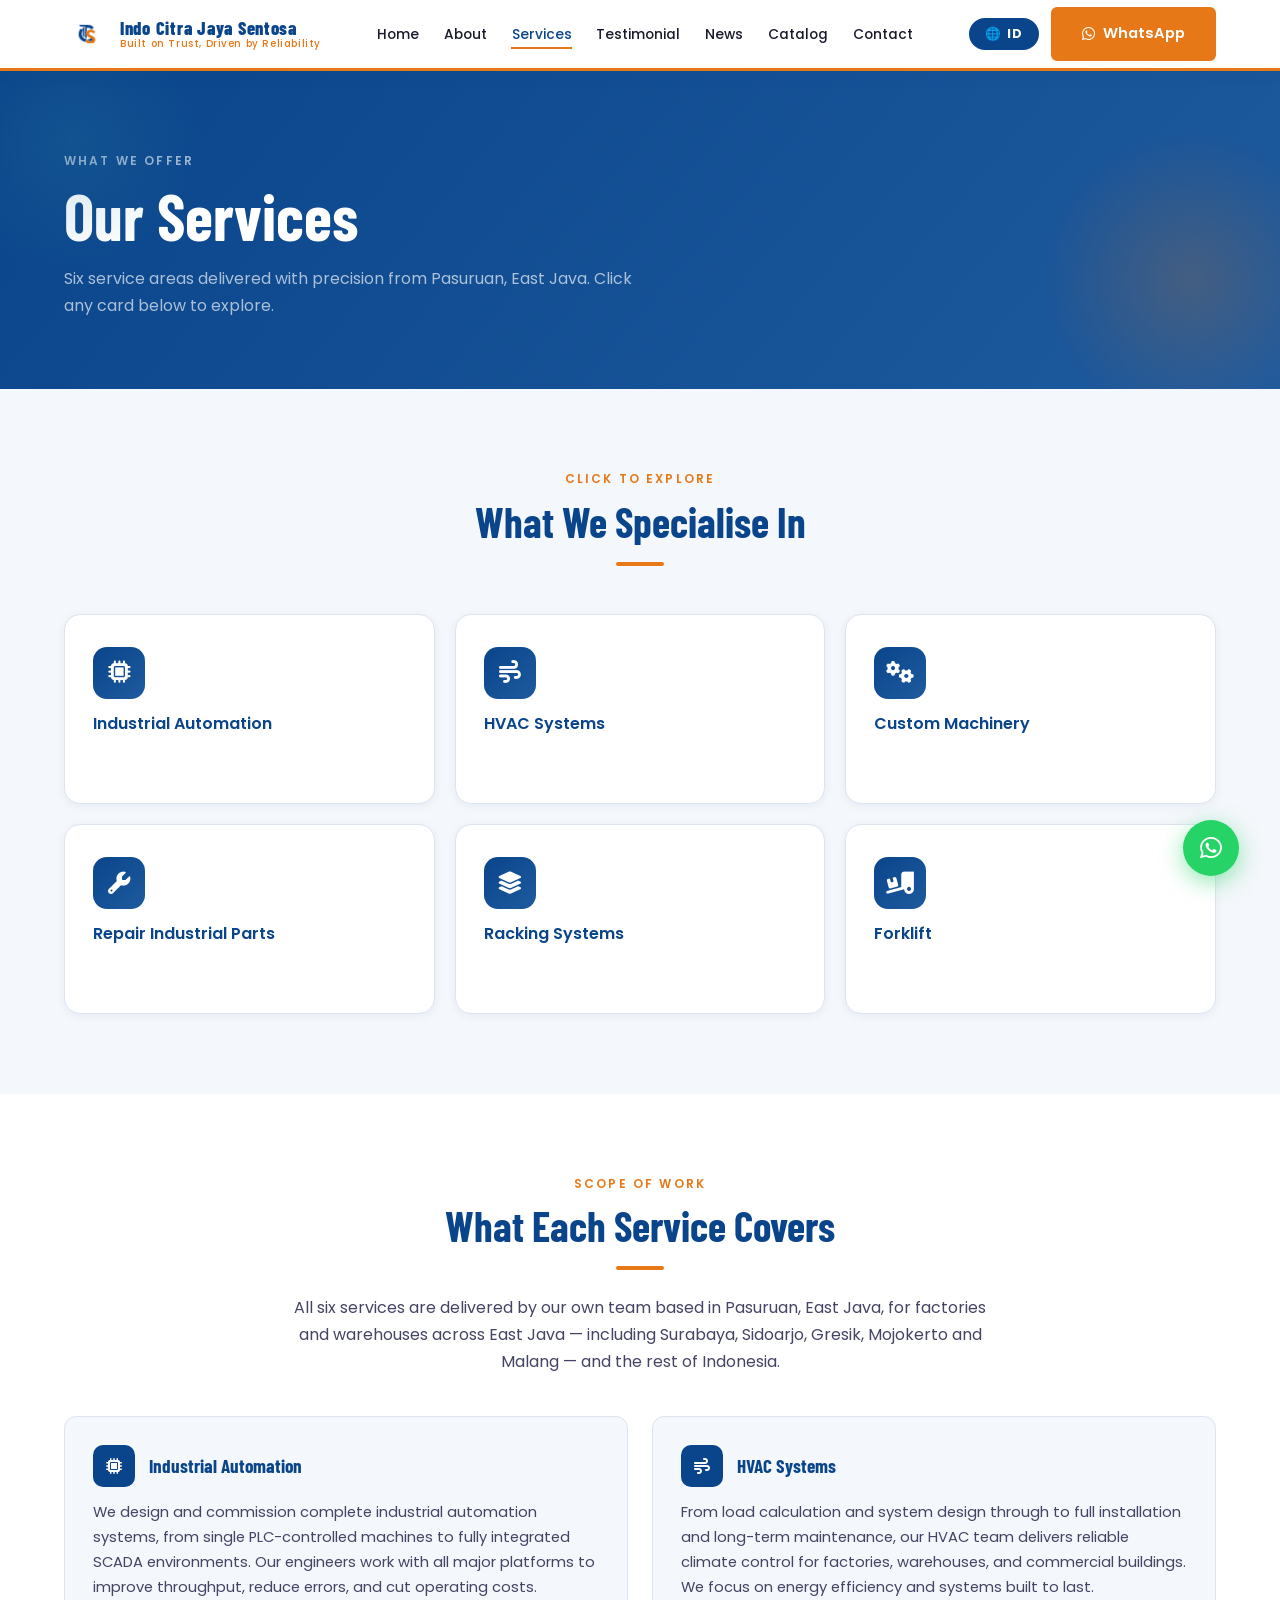
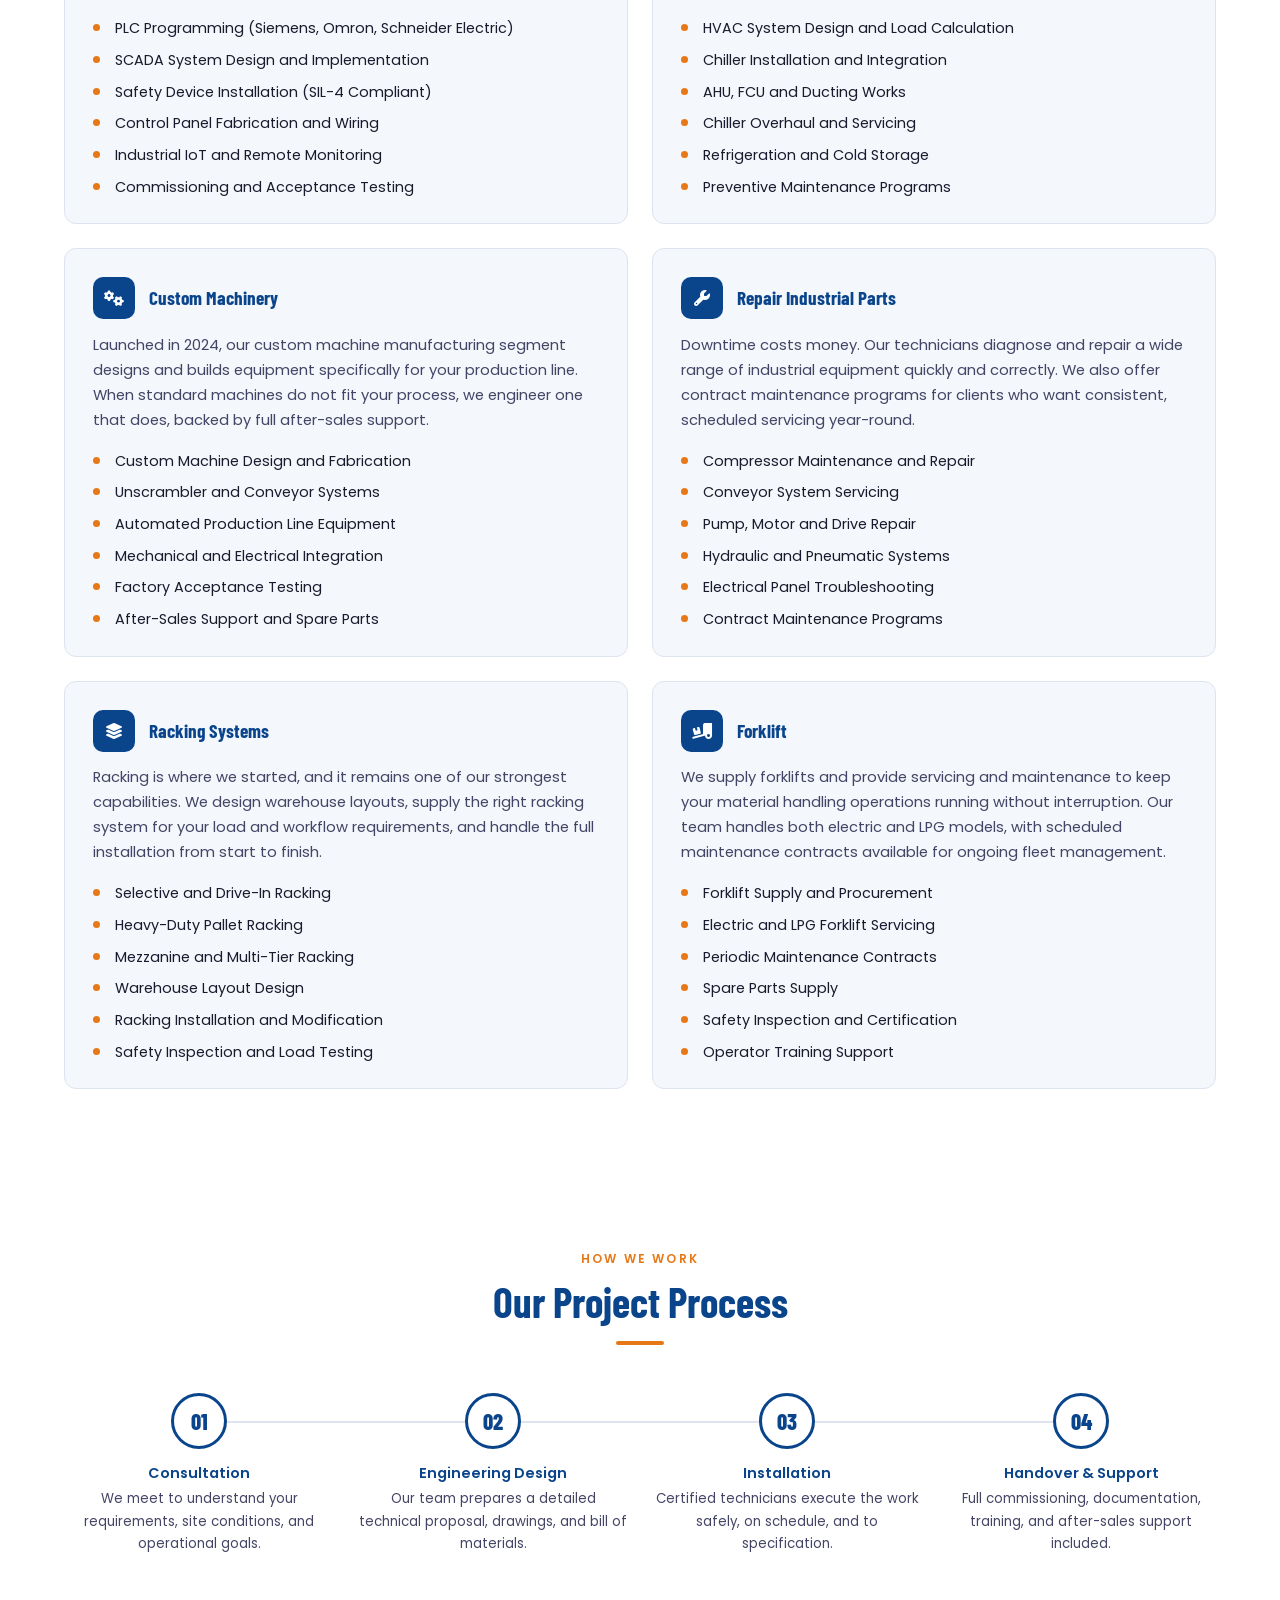
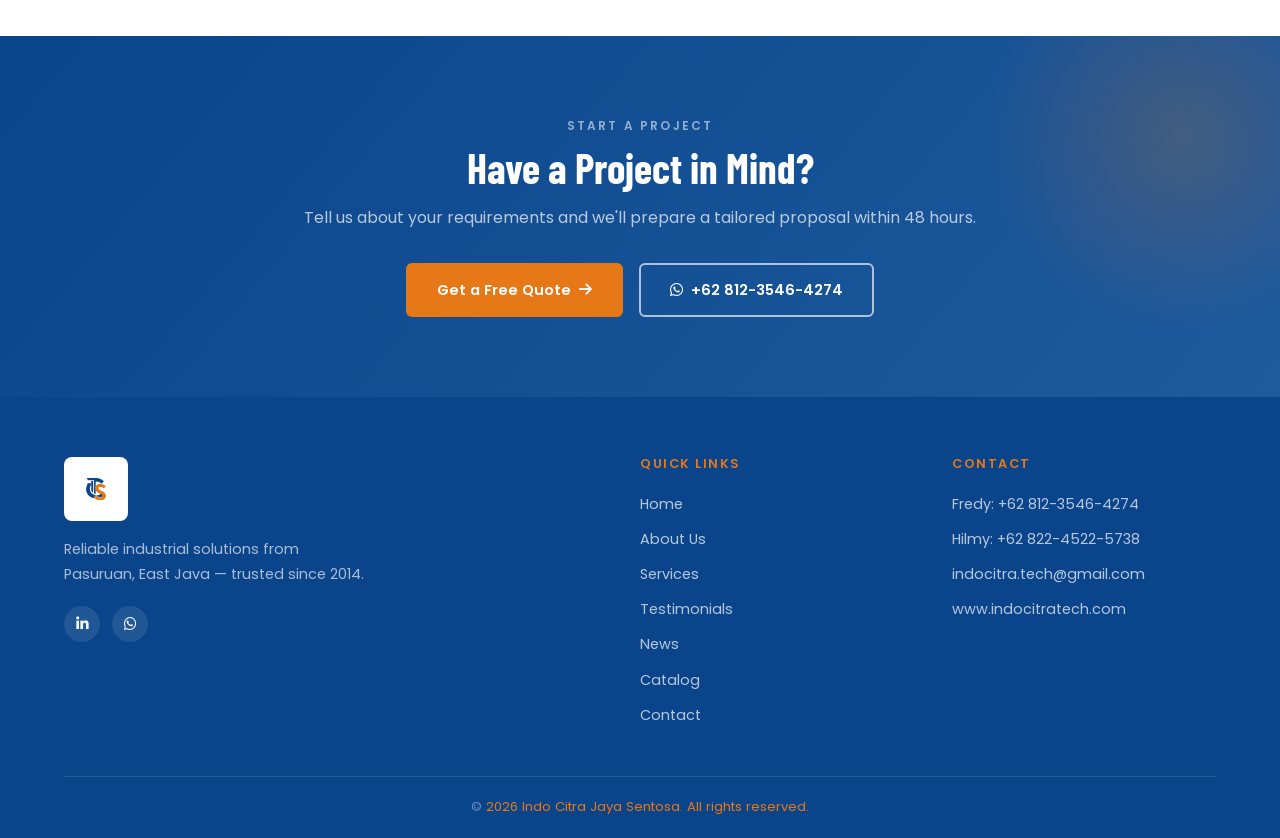
<file: services.html>
<!DOCTYPE html>
<html lang="en">
<head>
  <meta charset="UTF-8"/><meta name="viewport" content="width=device-width, initial-scale=1.0"/>
  <title>Industrial Automation, HVAC &amp; Machinery Services | Indo Citra Jaya Sentosa</title>
  <meta name="description" content="Industrial automation (PLC/SCADA), HVAC installation and servicing, custom machinery, warehouse racking, forklifts, and industrial parts repair. Based in Pasuruan, serving all of Indonesia." />
  <meta name="keywords" content="industrial automation services, PLC programming, SCADA, HVAC installation, chiller overhaul, custom machinery, warehouse racking, forklift service, industrial parts repair" />
  <meta name="author" content="Indo Citra Jaya Sentosa" />
  <meta name="robots" content="index, follow" />
  <meta name="googlebot" content="index, follow" />
  <meta name="bingbot" content="index, follow" />
  <meta name="geo.region" content="ID-JI" />
  <meta name="geo.placename" content="Pasuruan, East Java, Indonesia" />
  <meta name="geo.position" content="-7.602925;112.714826" />
  <meta name="ICBM" content="-7.602925, 112.714826" />
  <link rel="icon" type="image/x-icon" href="favicon.ico" />
  <link rel="apple-touch-icon" href="apple-touch-icon.png" />
  <link rel="icon" type="image/png" sizes="192x192" href="favicon-192.png" />
  <link rel="canonical" href="https://www.indocitratech.com/services.html" />
  <link rel="alternate" hreflang="en" href="https://www.indocitratech.com/services.html" />
  <link rel="alternate" hreflang="id" href="https://www.indocitratech.com/id/services.html" />
  <link rel="alternate" hreflang="x-default" href="https://www.indocitratech.com/services.html" />
  <link rel="stylesheet" href="style.css?v=1794630221"/>
  <link href="https://fonts.googleapis.com/css2?family=Poppins:wght@300;400;500;600;700;800&family=Barlow+Condensed:wght@600;700;800&display=swap" rel="stylesheet"/>
  <link rel="stylesheet" href="https://cdnjs.cloudflare.com/ajax/libs/font-awesome/6.5.0/css/all.min.css"/>
<script type="application/ld+json" id="ld-page">
{
  "@context": "https://schema.org",
  "@graph": [
    {
      "@type": "BreadcrumbList",
      "itemListElement": [
        {
          "@type": "ListItem",
          "position": 1,
          "name": "Home",
          "item": "https://www.indocitratech.com/"
        },
        {
          "@type": "ListItem",
          "position": 2,
          "name": "Services",
          "item": "https://www.indocitratech.com/services.html"
        }
      ]
    },
    {
      "@type": "Service",
      "@id": "https://www.indocitratech.com/services.html#automation",
      "name": "Industrial Automation",
      "serviceType": "Industrial Automation",
      "description": "We design and commission complete industrial automation systems, from single PLC-controlled machines to fully integrated SCADA environments. Our engineers work with all major platforms to improve throughput, reduce errors, and cut operating costs.",
      "provider": {
        "@id": "https://www.indocitratech.com/#business"
      },
      "areaServed": {
        "@type": "Country",
        "name": "Indonesia"
      },
      "url": "https://www.indocitratech.com/services.html#automation",
      "inLanguage": "en"
    },
    {
      "@type": "Service",
      "@id": "https://www.indocitratech.com/services.html#hvac",
      "name": "HVAC Systems",
      "serviceType": "HVAC Systems",
      "description": "From load calculation and system design through to full installation and long-term maintenance, our HVAC team delivers reliable climate control for factories, warehouses, and commercial buildings. We focus on energy efficiency and systems built to last.",
      "provider": {
        "@id": "https://www.indocitratech.com/#business"
      },
      "areaServed": {
        "@type": "Country",
        "name": "Indonesia"
      },
      "url": "https://www.indocitratech.com/services.html#hvac",
      "inLanguage": "en"
    },
    {
      "@type": "Service",
      "@id": "https://www.indocitratech.com/services.html#machinery",
      "name": "Custom Machinery",
      "serviceType": "Custom Machinery",
      "description": "Launched in 2024, our custom machine manufacturing segment designs and builds equipment specifically for your production line. When standard machines do not fit your process, we engineer one that does, backed by full after-sales support.",
      "provider": {
        "@id": "https://www.indocitratech.com/#business"
      },
      "areaServed": {
        "@type": "Country",
        "name": "Indonesia"
      },
      "url": "https://www.indocitratech.com/services.html#machinery",
      "inLanguage": "en"
    },
    {
      "@type": "Service",
      "@id": "https://www.indocitratech.com/services.html#repair",
      "name": "Repair Industrial Parts",
      "serviceType": "Repair Industrial Parts",
      "description": "Downtime costs money. Our technicians diagnose and repair a wide range of industrial equipment quickly and correctly. We also offer contract maintenance programs for clients who want consistent, scheduled servicing year-round.",
      "provider": {
        "@id": "https://www.indocitratech.com/#business"
      },
      "areaServed": {
        "@type": "Country",
        "name": "Indonesia"
      },
      "url": "https://www.indocitratech.com/services.html#repair",
      "inLanguage": "en"
    },
    {
      "@type": "Service",
      "@id": "https://www.indocitratech.com/services.html#racking",
      "name": "Racking Systems",
      "serviceType": "Racking Systems",
      "description": "Racking is where we started, and it remains one of our strongest capabilities. We design warehouse layouts, supply the right racking system for your load and workflow requirements, and handle the full installation from start to finish.",
      "provider": {
        "@id": "https://www.indocitratech.com/#business"
      },
      "areaServed": {
        "@type": "Country",
        "name": "Indonesia"
      },
      "url": "https://www.indocitratech.com/services.html#racking",
      "inLanguage": "en"
    },
    {
      "@type": "Service",
      "@id": "https://www.indocitratech.com/services.html#forklift",
      "name": "Forklift",
      "serviceType": "Forklift",
      "description": "We supply forklifts and provide servicing and maintenance to keep your material handling operations running without interruption. Our team handles both electric and LPG models, with scheduled maintenance contracts available for ongoing fleet management.",
      "provider": {
        "@id": "https://www.indocitratech.com/#business"
      },
      "areaServed": {
        "@type": "Country",
        "name": "Indonesia"
      },
      "url": "https://www.indocitratech.com/services.html#forklift",
      "inLanguage": "en"
    }
  ]
}
</script>

  <!-- Open Graph / WhatsApp / LinkedIn preview -->
  <meta property="og:type" content="website" />
  <meta property="og:url" content="https://www.indocitratech.com/services.html" />
  <meta property="og:title" content="Industrial Automation, HVAC &amp; Machinery Services | Indo Citra Jaya Sentosa" />
  <meta property="og:description" content="Industrial automation (PLC/SCADA), HVAC installation and servicing, custom machinery, warehouse racking, forklifts, and industrial parts repair. Based in Pasuruan, serving all of Indonesia." />
  <meta property="og:image" content="https://www.indocitratech.com/images/logo-indocitra.png" />
  <meta property="og:image:width" content="400" />
  <meta property="og:image:height" content="400" />
  <meta property="og:site_name" content="Indo Citra Jaya Sentosa" />
  <meta property="og:locale" content="en_US" />
  <meta property="og:locale:alternate" content="id_ID" />
  <!-- Twitter Card -->
  <meta name="twitter:card" content="summary" />
  <meta name="twitter:title" content="Industrial Automation, HVAC &amp; Machinery Services | Indo Citra Jaya Sentosa" />
  <meta name="twitter:description" content="Industrial automation (PLC/SCADA), HVAC installation and servicing, custom machinery, warehouse racking, forklifts, and industrial parts repair. Based in Pasuruan, serving all of Indonesia." />
  <meta name="twitter:image" content="https://www.indocitratech.com/images/logo-indocitra.png" />
</head>
<body>
<div id="page-transition"><div class="pt-veil"></div><div class="pt-bar"></div></div>

<header>
  <div class="container">
    <nav class="nav-inner">
      <a href="index.html" class="nav-logo">
        <img src="images/logo-indocitra.png?v=2" alt="Indo Citra Jaya Sentosa"/>
        <div class="nav-logo-text">
          <span class="brand">Indo Citra Jaya Sentosa</span>
          <span class="tagline">Built on Trust, Driven by Reliability</span>
        </div>
      </a>
      <ul class="nav-links" id="navLinks">
        <li><a href="index.html" data-en="Home" data-id="Beranda">Home</a></li>
        <li><a href="about.html" data-en="About" data-id="Tentang Kami">About</a></li>
        <li><a href="services.html" data-en="Services" data-id="Layanan">Services</a></li>
        <li><a href="testimonial.html" data-en="Testimonial" data-id="Testimoni">Testimonial</a></li>
        <li><a href="news.html" data-en="News" data-id="Berita">News</a></li>
        <li><a href="catalog.html" data-en="Catalog" data-id="Katalog">Catalog</a></li>
        <li><a href="contact.html" data-en="Contact" data-id="Kontak">Contact</a></li>
      </ul>
      <div class="nav-cta">
        <a class="lang-toggle" id="langToggle" href="id/services.html" hreflang="id" aria-label="Versi Bahasa Indonesia">🌐 ID</a>
        <a href="https://wa.me/6281235464274" target="_blank" rel="noopener" class="btn btn-primary"><i class="fa-brands fa-whatsapp"></i> WhatsApp</a>
        <button class="nav-hamburger" id="hamburger"><span></span><span></span><span></span></button>
      </div>
    </nav>
  </div>
</header>

<section class="page-hero">
  <div class="container">
    <span class="section-label" data-en="What We Offer" data-id="Yang Kami Tawarkan">What We Offer</span>
    <h1 data-en="Our Services" data-id="Layanan Kami">Our Services</h1>
    <p data-en="Six service areas delivered with precision from Pasuruan, East Java. Click any card below to explore." data-id="Enam bidang layanan yang dihadirkan dengan presisi dari Pasuruan, Jawa Timur. Klik kartu di bawah untuk menjelajahi.">Six service areas delivered with precision from Pasuruan, East Java. Click any card below to explore.</p>
  </div>
</section>

<!-- INTERACTIVE SERVICES SHOWCASE -->
<section class="section" style="background:var(--off-white);">
  <div class="container">
    <div class="text-center reveal" style="margin-bottom:0;">
      <span class="section-label" data-en="Click to Explore" data-id="Klik untuk Jelajahi">Click to Explore</span>
      <h2 class="section-title" data-en="What We Specialise In" data-id="Bidang Keahlian Kami">What We Specialise In</h2>
      <div class="divider center"></div>
    </div>

    <div class="svc-interactive reveal" id="svcInteractive">
      <div class="svc-detail-panel" id="svcDetailPanel"></div>
      <div class="svc-cards-grid" id="svcCardsGrid"></div>
    </div>
  </div>
</section>

<!-- SERVICE SCOPE (static, crawlable) -->
<section class="section svc-scope" id="scope">
  <div class="container">
    <div class="text-center reveal">
      <span class="section-label" data-en="Scope of Work" data-id="Lingkup Pekerjaan">Scope of Work</span>
      <h2 class="section-title" data-en="What Each Service Covers" data-id="Cakupan Setiap Layanan">What Each Service Covers</h2>
      <div class="divider center"></div>
      <p class="section-sub" style="margin:0 auto; max-width:720px;" data-en="All six services are delivered by our own team based in Pasuruan, East Java, for factories and warehouses across East Java — including Surabaya, Sidoarjo, Gresik, Mojokerto and Malang — and the rest of Indonesia." data-id="Keenam layanan dikerjakan langsung oleh tim kami yang berbasis di Pasuruan, Jawa Timur, untuk pabrik dan gudang di seluruh Jawa Timur — termasuk Surabaya, Sidoarjo, Gresik, Mojokerto, dan Malang — serta wilayah Indonesia lainnya.">All six services are delivered by our own team based in Pasuruan, East Java, for factories and warehouses across East Java — including Surabaya, Sidoarjo, Gresik, Mojokerto and Malang — and the rest of Indonesia.</p>
    </div>
    <div class="svc-scope-grid">
        <article class="svc-scope-item" id="automation">
          <div class="svc-scope-head"><span class="svc-scope-icon"><i class="fa-solid fa-microchip"></i></span><h3 data-en="Industrial Automation" data-id="Otomasi Industri">Industrial Automation</h3></div>
          <p data-en="We design and commission complete industrial automation systems, from single PLC-controlled machines to fully integrated SCADA environments. Our engineers work with all major platforms to improve throughput, reduce errors, and cut operating costs." data-id="Kami merancang dan mengoperasikan sistem otomasi industri yang lengkap, dari mesin yang dikendalikan PLC tunggal hingga lingkungan SCADA yang terintegrasi penuh. Insinyur kami bekerja dengan semua platform utama untuk meningkatkan produktivitas, mengurangi kesalahan, dan memangkas biaya operasional.">We design and commission complete industrial automation systems, from single PLC-controlled machines to fully integrated SCADA environments. Our engineers work with all major platforms to improve throughput, reduce errors, and cut operating costs.</p>
          <ul>
            <li data-en="PLC Programming (Siemens, Omron, Schneider Electric)" data-id="Pemrograman PLC (Siemens, Omron, Schneider Electric)">PLC Programming (Siemens, Omron, Schneider Electric)</li>
            <li data-en="SCADA System Design and Implementation" data-id="Perancangan dan Implementasi Sistem SCADA">SCADA System Design and Implementation</li>
            <li data-en="Safety Device Installation (SIL-4 Compliant)" data-id="Pemasangan Perangkat Keselamatan (Sesuai SIL-4)">Safety Device Installation (SIL-4 Compliant)</li>
            <li data-en="Control Panel Fabrication and Wiring" data-id="Fabrikasi dan Pengkabelan Panel Kontrol">Control Panel Fabrication and Wiring</li>
            <li data-en="Industrial IoT and Remote Monitoring" data-id="IoT Industri dan Pemantauan Jarak Jauh">Industrial IoT and Remote Monitoring</li>
            <li data-en="Commissioning and Acceptance Testing" data-id="Komisioning dan Pengujian Penerimaan">Commissioning and Acceptance Testing</li>
          </ul>
        </article>
        <article class="svc-scope-item" id="hvac">
          <div class="svc-scope-head"><span class="svc-scope-icon"><i class="fa-solid fa-wind"></i></span><h3 data-en="HVAC Systems" data-id="Sistem HVAC">HVAC Systems</h3></div>
          <p data-en="From load calculation and system design through to full installation and long-term maintenance, our HVAC team delivers reliable climate control for factories, warehouses, and commercial buildings. We focus on energy efficiency and systems built to last." data-id="Dari kalkulasi beban dan perancangan sistem hingga pemasangan penuh dan pemeliharaan jangka panjang, tim HVAC kami menghadirkan kendali iklim yang andal untuk pabrik, gudang, dan gedung komersial. Kami fokus pada efisiensi energi dan sistem yang tahan lama.">From load calculation and system design through to full installation and long-term maintenance, our HVAC team delivers reliable climate control for factories, warehouses, and commercial buildings. We focus on energy efficiency and systems built to last.</p>
          <ul>
            <li data-en="HVAC System Design and Load Calculation" data-id="Perancangan Sistem HVAC dan Kalkulasi Beban">HVAC System Design and Load Calculation</li>
            <li data-en="Chiller Installation and Integration" data-id="Pemasangan dan Integrasi Chiller">Chiller Installation and Integration</li>
            <li data-en="AHU, FCU and Ducting Works" data-id="Pekerjaan AHU, FCU, dan Ducting">AHU, FCU and Ducting Works</li>
            <li data-en="Chiller Overhaul and Servicing" data-id="Overhaul dan Servis Chiller">Chiller Overhaul and Servicing</li>
            <li data-en="Refrigeration and Cold Storage" data-id="Refrigerasi dan Cold Storage">Refrigeration and Cold Storage</li>
            <li data-en="Preventive Maintenance Programs" data-id="Program Pemeliharaan Preventif">Preventive Maintenance Programs</li>
          </ul>
        </article>
        <article class="svc-scope-item" id="machinery">
          <div class="svc-scope-head"><span class="svc-scope-icon"><i class="fa-solid fa-gears"></i></span><h3 data-en="Custom Machinery" data-id="Mesin Kustom">Custom Machinery</h3></div>
          <p data-en="Launched in 2024, our custom machine manufacturing segment designs and builds equipment specifically for your production line. When standard machines do not fit your process, we engineer one that does, backed by full after-sales support." data-id="Diluncurkan pada 2024, segmen manufaktur mesin kustom kami merancang dan membangun peralatan khusus untuk lini produksi Anda. Ketika mesin standar tidak sesuai dengan proses Anda, kami merancang yang sesuai, dengan dukungan purna jual penuh.">Launched in 2024, our custom machine manufacturing segment designs and builds equipment specifically for your production line. When standard machines do not fit your process, we engineer one that does, backed by full after-sales support.</p>
          <ul>
            <li data-en="Custom Machine Design and Fabrication" data-id="Desain dan Fabrikasi Mesin Kustom">Custom Machine Design and Fabrication</li>
            <li data-en="Unscrambler and Conveyor Systems" data-id="Sistem Unscrambler dan Konveyor">Unscrambler and Conveyor Systems</li>
            <li data-en="Automated Production Line Equipment" data-id="Peralatan Lini Produksi Otomatis">Automated Production Line Equipment</li>
            <li data-en="Mechanical and Electrical Integration" data-id="Integrasi Mekanikal dan Elektrikal">Mechanical and Electrical Integration</li>
            <li data-en="Factory Acceptance Testing" data-id="Pengujian Penerimaan Pabrik">Factory Acceptance Testing</li>
            <li data-en="After-Sales Support and Spare Parts" data-id="Dukungan Purna Jual dan Suku Cadang">After-Sales Support and Spare Parts</li>
          </ul>
        </article>
        <article class="svc-scope-item" id="repair">
          <div class="svc-scope-head"><span class="svc-scope-icon"><i class="fa-solid fa-wrench"></i></span><h3 data-en="Repair Industrial Parts" data-id="Perbaikan Suku Cadang Industri">Repair Industrial Parts</h3></div>
          <p data-en="Downtime costs money. Our technicians diagnose and repair a wide range of industrial equipment quickly and correctly. We also offer contract maintenance programs for clients who want consistent, scheduled servicing year-round." data-id="Downtime menguras biaya. Teknisi kami mendiagnosis dan memperbaiki berbagai peralatan industri dengan cepat dan tepat. Kami juga menawarkan program pemeliharaan kontrak bagi klien yang menginginkan servis terjadwal dan konsisten sepanjang tahun.">Downtime costs money. Our technicians diagnose and repair a wide range of industrial equipment quickly and correctly. We also offer contract maintenance programs for clients who want consistent, scheduled servicing year-round.</p>
          <ul>
            <li data-en="Compressor Maintenance and Repair" data-id="Pemeliharaan dan Perbaikan Kompresor">Compressor Maintenance and Repair</li>
            <li data-en="Conveyor System Servicing" data-id="Servis Sistem Konveyor">Conveyor System Servicing</li>
            <li data-en="Pump, Motor and Drive Repair" data-id="Perbaikan Pompa, Motor, dan Drive">Pump, Motor and Drive Repair</li>
            <li data-en="Hydraulic and Pneumatic Systems" data-id="Sistem Hidrolik dan Pneumatik">Hydraulic and Pneumatic Systems</li>
            <li data-en="Electrical Panel Troubleshooting" data-id="Pemecahan Masalah Panel Listrik">Electrical Panel Troubleshooting</li>
            <li data-en="Contract Maintenance Programs" data-id="Program Pemeliharaan Kontrak">Contract Maintenance Programs</li>
          </ul>
        </article>
        <article class="svc-scope-item" id="racking">
          <div class="svc-scope-head"><span class="svc-scope-icon"><i class="fa-solid fa-layer-group"></i></span><h3 data-en="Racking Systems" data-id="Sistem Racking">Racking Systems</h3></div>
          <p data-en="Racking is where we started, and it remains one of our strongest capabilities. We design warehouse layouts, supply the right racking system for your load and workflow requirements, and handle the full installation from start to finish." data-id="Racking adalah tempat kami memulai, dan ini tetap menjadi salah satu kemampuan terkuat kami. Kami merancang tata letak gudang, menyediakan sistem racking yang tepat untuk kebutuhan beban dan alur kerja Anda, serta menangani pemasangan penuh dari awal hingga akhir.">Racking is where we started, and it remains one of our strongest capabilities. We design warehouse layouts, supply the right racking system for your load and workflow requirements, and handle the full installation from start to finish.</p>
          <ul>
            <li data-en="Selective and Drive-In Racking" data-id="Racking Selektif dan Drive-In">Selective and Drive-In Racking</li>
            <li data-en="Heavy-Duty Pallet Racking" data-id="Racking Palet Tugas Berat">Heavy-Duty Pallet Racking</li>
            <li data-en="Mezzanine and Multi-Tier Racking" data-id="Racking Mezzanine dan Multi-Tingkat">Mezzanine and Multi-Tier Racking</li>
            <li data-en="Warehouse Layout Design" data-id="Desain Tata Letak Gudang">Warehouse Layout Design</li>
            <li data-en="Racking Installation and Modification" data-id="Pemasangan dan Modifikasi Racking">Racking Installation and Modification</li>
            <li data-en="Safety Inspection and Load Testing" data-id="Inspeksi Keselamatan dan Uji Beban">Safety Inspection and Load Testing</li>
          </ul>
        </article>
        <article class="svc-scope-item" id="forklift">
          <div class="svc-scope-head"><span class="svc-scope-icon"><i class="fa-solid fa-truck-ramp-box"></i></span><h3 data-en="Forklift" data-id="Forklift">Forklift</h3></div>
          <p data-en="We supply forklifts and provide servicing and maintenance to keep your material handling operations running without interruption. Our team handles both electric and LPG models, with scheduled maintenance contracts available for ongoing fleet management." data-id="Kami menyediakan forklift dan layanan servis serta pemeliharaan untuk menjaga operasional material handling Anda berjalan tanpa gangguan. Tim kami menangani model listrik maupun LPG, dengan kontrak pemeliharaan terjadwal untuk manajemen armada berkelanjutan.">We supply forklifts and provide servicing and maintenance to keep your material handling operations running without interruption. Our team handles both electric and LPG models, with scheduled maintenance contracts available for ongoing fleet management.</p>
          <ul>
            <li data-en="Forklift Supply and Procurement" data-id="Penyediaan dan Pengadaan Forklift">Forklift Supply and Procurement</li>
            <li data-en="Electric and LPG Forklift Servicing" data-id="Servis Forklift Listrik dan LPG">Electric and LPG Forklift Servicing</li>
            <li data-en="Periodic Maintenance Contracts" data-id="Kontrak Pemeliharaan Berkala">Periodic Maintenance Contracts</li>
            <li data-en="Spare Parts Supply" data-id="Penyediaan Suku Cadang">Spare Parts Supply</li>
            <li data-en="Safety Inspection and Certification" data-id="Inspeksi Keselamatan dan Sertifikasi">Safety Inspection and Certification</li>
            <li data-en="Operator Training Support" data-id="Dukungan Pelatihan Operator">Operator Training Support</li>
          </ul>
        </article>
    </div>
  </div>
</section>

<!-- PROCESS -->
<section class="process-section">
  <div class="container">
    <div class="text-center reveal">
      <span class="section-label" data-en="How We Work" data-id="Cara Kami Bekerja">How We Work</span>
      <h2 class="section-title" data-en="Our Project Process" data-id="Proses Proyek Kami">Our Project Process</h2>
      <div class="divider center"></div>
    </div>
    <div class="process-steps">
      <div class="process-step reveal"><div class="step-num">01</div><h4 data-en="Consultation" data-id="Konsultasi">Consultation</h4><p data-en="We meet to understand your requirements, site conditions, and operational goals." data-id="Kami bertemu untuk memahami kebutuhan, kondisi lokasi, dan tujuan operasional Anda.">We meet to understand your requirements, site conditions, and operational goals.</p></div>
      <div class="process-step reveal" style="transition-delay:0.1s;"><div class="step-num">02</div><h4 data-en="Engineering Design" data-id="Desain Teknik">Engineering Design</h4><p data-en="Our team prepares a detailed technical proposal, drawings, and bill of materials." data-id="Tim kami menyiapkan proposal teknis, gambar, dan daftar material yang terperinci.">Our team prepares a detailed technical proposal, drawings, and bill of materials.</p></div>
      <div class="process-step reveal" style="transition-delay:0.2s;"><div class="step-num">03</div><h4 data-en="Installation" data-id="Pemasangan">Installation</h4><p data-en="Certified technicians execute the work safely, on schedule, and to specification." data-id="Teknisi bersertifikat menjalankan pekerjaan dengan aman, tepat waktu, dan sesuai spesifikasi.">Certified technicians execute the work safely, on schedule, and to specification.</p></div>
      <div class="process-step reveal" style="transition-delay:0.3s;"><div class="step-num">04</div><h4 data-en="Handover &amp; Support" data-id="Serah Terima &amp; Dukungan">Handover &amp; Support</h4><p data-en="Full commissioning, documentation, training, and after-sales support included." data-id="Komisioning penuh, dokumentasi, pelatihan, dan dukungan purna jual sudah termasuk.">Full commissioning, documentation, training, and after-sales support included.</p></div>
    </div>
  </div>
</section>

<section class="cta-section">
  <div class="container">
    <span class="section-label" style="color:rgba(255,255,255,0.55);" data-en="Start a Project" data-id="Mulai Proyek">Start a Project</span>
    <h2 data-en="Have a Project in Mind?" data-id="Punya Proyek yang Ingin Dikerjakan?">Have a Project in Mind?</h2>
    <p data-en="Tell us about your requirements and we'll prepare a tailored proposal within 48 hours." data-id="Ceritakan kebutuhan Anda dan kami akan menyiapkan proposal yang disesuaikan dalam 48 jam.">Tell us about your requirements and we'll prepare a tailored proposal within 48 hours.</p>
    <div class="cta-actions">
      <a href="contact.html" class="btn btn-primary" data-en="Get a Free Quote" data-id="Minta Penawaran Gratis">Get a Free Quote <i class="fa-solid fa-arrow-right"></i></a>
      <a href="https://wa.me/6281235464274" target="_blank" rel="noopener" class="btn btn-outline"><i class="fa-brands fa-whatsapp"></i> +62 812-3546-4274</a>
    </div>
  </div>
</section>

<footer>
  <div class="container">
    <div class="footer-grid">
      <div class="footer-brand">
        <img src="images/logo-indocitra.png?v=2" alt="Indo Citra Jaya Sentosa"/>
        <p data-en="Reliable industrial solutions from Pasuruan, East Java — trusted since 2014." data-id="Solusi industri yang andal dari Pasuruan, Jawa Timur — dipercaya sejak 2014.">Reliable industrial solutions from Pasuruan, East Java — trusted since 2014.</p>
        <div class="footer-social" style="margin-top:1.25rem;">
          <a href="https://www.linkedin.com/company/indocitra-jaya-sentosa" target="_blank" rel="noopener" aria-label="LinkedIn"><i class="fa-brands fa-linkedin-in"></i></a>
          <a href="https://wa.me/6281235464274" target="_blank" rel="noopener" aria-label="WhatsApp"><i class="fa-brands fa-whatsapp"></i></a>
        </div>
      </div>
      <div class="footer-col">
        <h4 data-en="Quick Links" data-id="Tautan Cepat">Quick Links</h4>
        <ul>
          <li><a href="index.html" data-en="Home" data-id="Beranda">Home</a></li>
          <li><a href="about.html" data-en="About Us" data-id="Tentang Kami">About Us</a></li>
          <li><a href="services.html" data-en="Services" data-id="Layanan">Services</a></li>
          <li><a href="testimonial.html" data-en="Testimonials" data-id="Testimoni">Testimonials</a></li>
          <li><a href="news.html" data-en="News" data-id="Berita">News</a></li>
          <li><a href="catalog.html" data-en="Catalog" data-id="Katalog">Catalog</a></li>
          <li><a href="contact.html" data-en="Contact" data-id="Kontak">Contact</a></li>
        </ul>
      </div>
      <div class="footer-col">
        <h4 data-en="Contact" data-id="Kontak">Contact</h4>
        <ul>
          <li><a href="https://wa.me/6281235464274" target="_blank">Fredy: +62 812-3546-4274</a></li>
          <li><a href="https://wa.me/6282245225738" target="_blank">Hilmy: +62 822-4522-5738</a></li>
          <li><a href="mailto:indocitra.tech@gmail.com">indocitra.tech@gmail.com</a></li>
          <li><a href="https://www.indocitratech.com" target="_blank">www.indocitratech.com</a></li>
        </ul>
      </div>
    </div>
    <div class="footer-bottom">&copy; <span id="year"></span> <span>Indo Citra Jaya Sentosa</span>. <span data-en="All rights reserved." data-id="Hak cipta dilindungi.">All rights reserved.</span></div>
  </div>
</footer>
<div class="wa-wrap">
  <svg class="wa-curved-text" viewBox="0 0 90 48" xmlns="http://www.w3.org/2000/svg">
    <path id="waCurve" d="M 8,40 Q 45,4 82,40" fill="none"/>
    <text><textPath href="#waCurve" startOffset="50%" text-anchor="middle" data-en="Contact Us!" data-id="Hubungi Kami!">Contact Us!</textPath></text>
  </svg>
  <a class="wa-float" href="https://wa.me/6281235464274" target="_blank" rel="noopener" aria-label="Chat on WhatsApp"><i class="fa-brands fa-whatsapp"></i></a>
</div>
<script src="script.js?v=1794630221"></script>
</body>
</html>
</file>
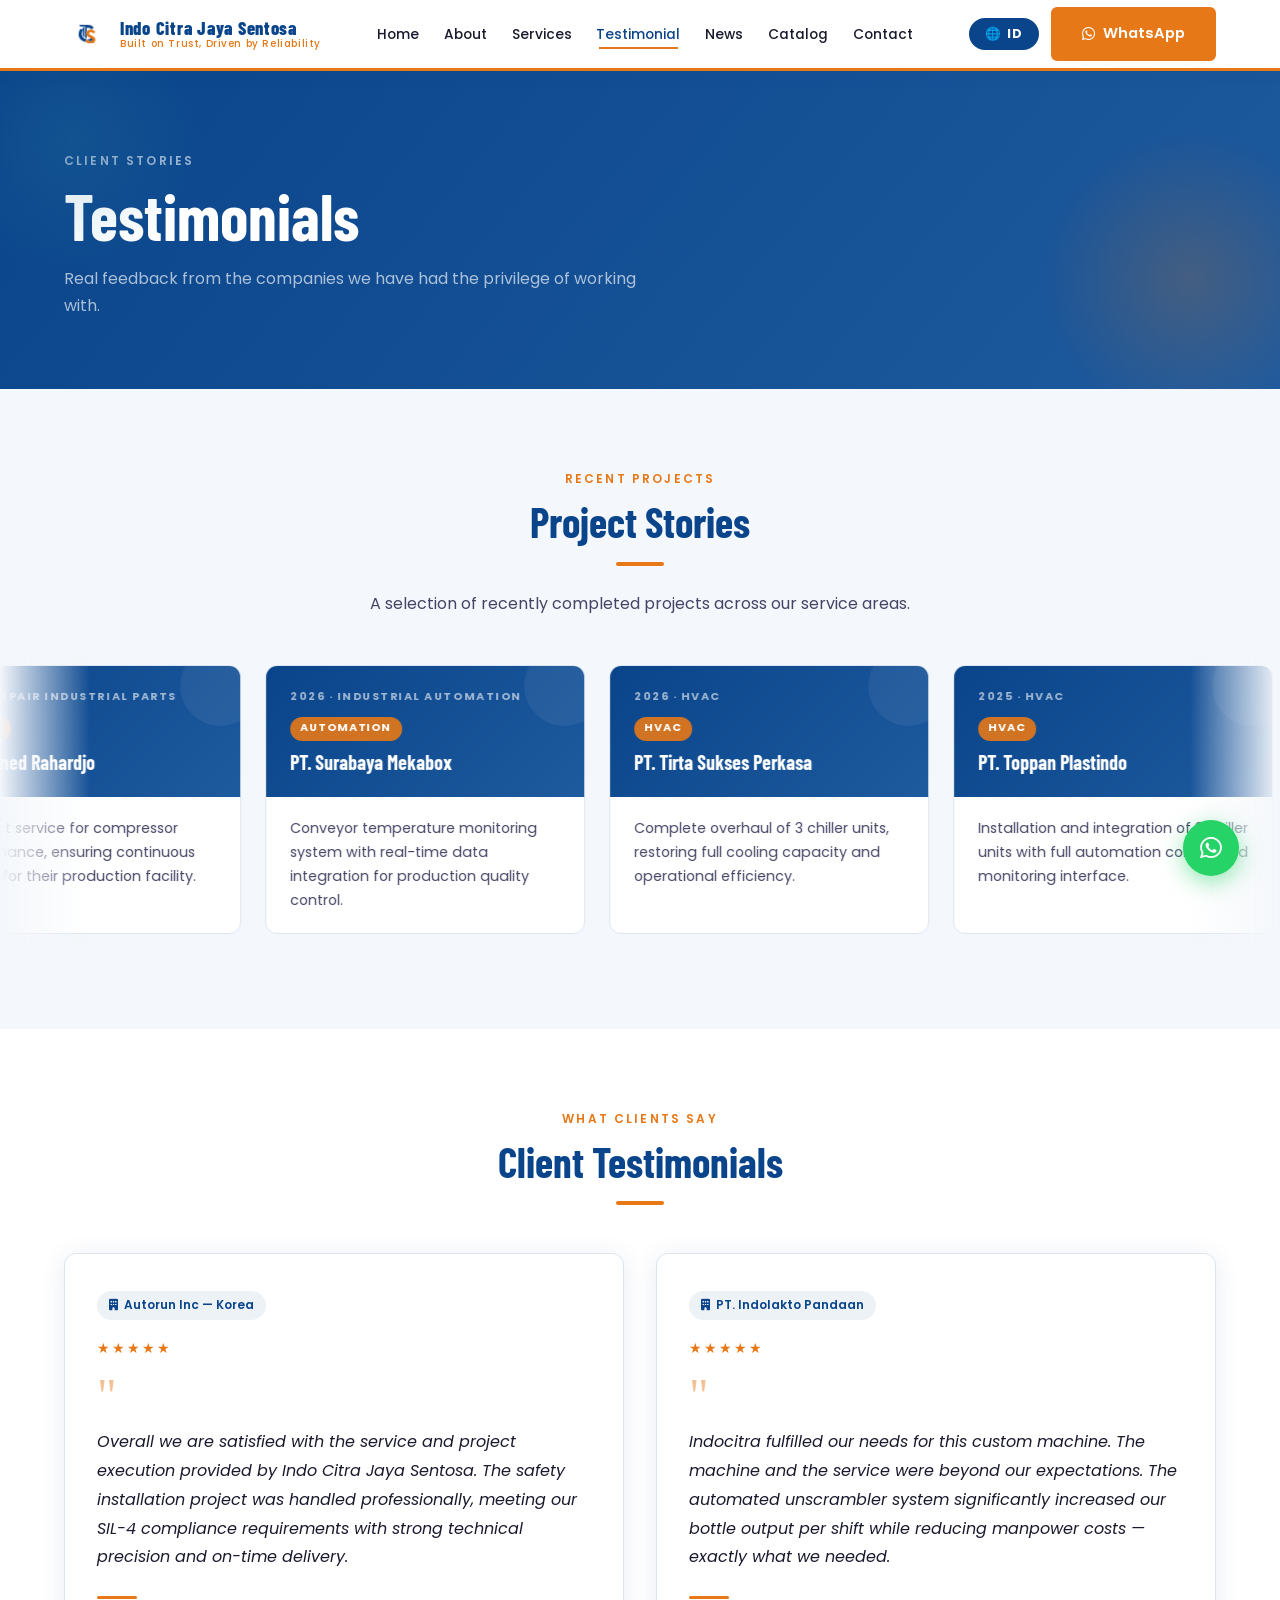
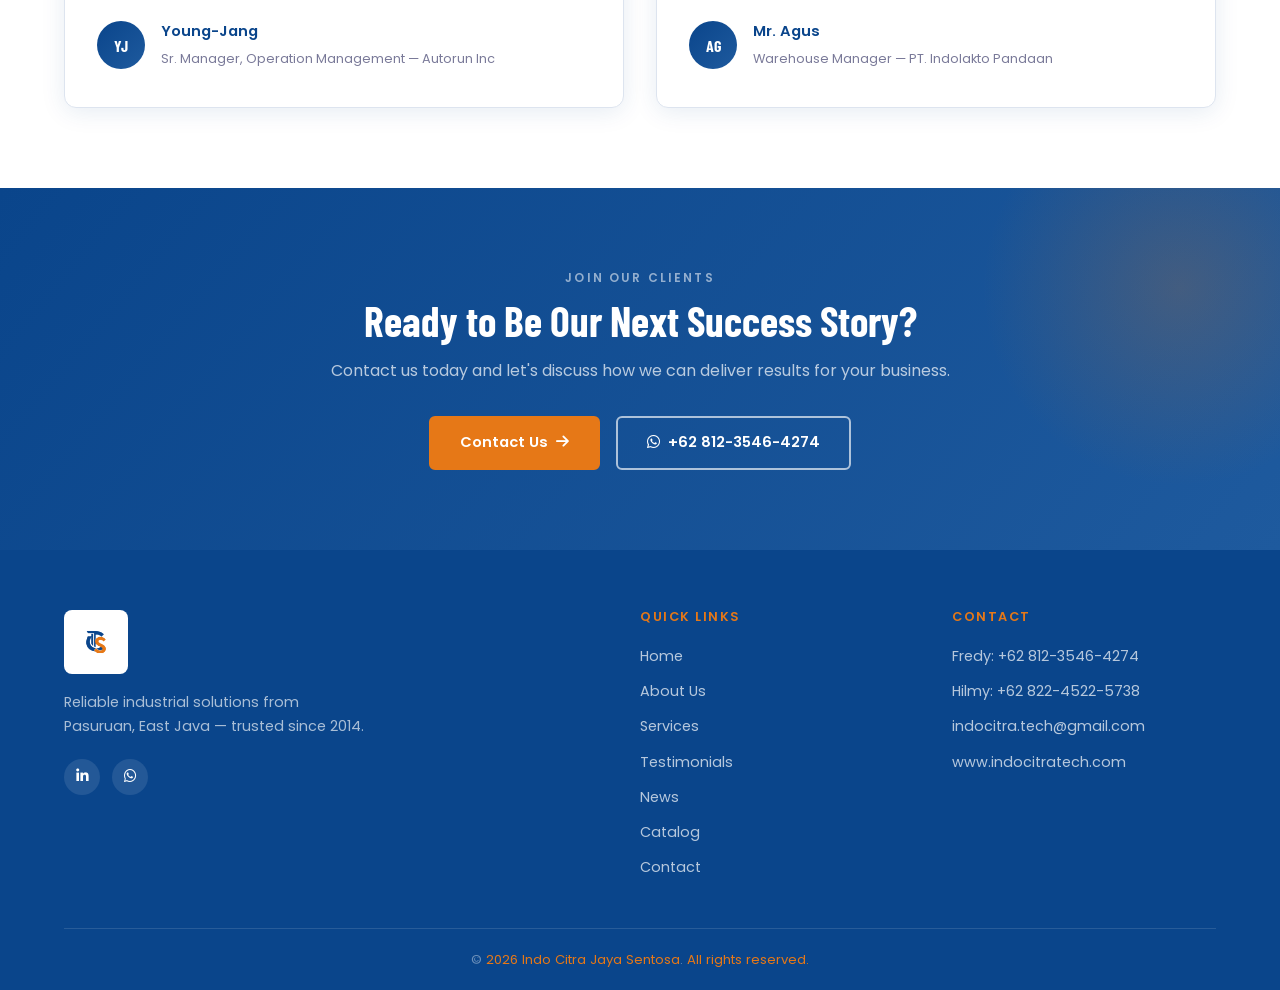
<file: testimonial.html>
<!DOCTYPE html>
<html lang="en">
<head>
  <meta charset="UTF-8" /><meta name="viewport" content="width=device-width, initial-scale=1.0" />
  <title>Testimonials &amp; Project Stories | Indo Citra Jaya Sentosa</title>
  <meta name="description" content="Read what clients like Autorun Inc (Korea) and PT Indolakto say about working with us, and browse recently completed projects including chiller overhauls, safety installations, and custom machinery." />
  <meta name="keywords" content="Indo Citra client testimonials, industrial project stories, automation company references Indonesia" />
  <meta name="author" content="Indo Citra Jaya Sentosa" />
  <meta name="robots" content="index, follow" />
  <meta name="googlebot" content="index, follow" />
  <meta name="bingbot" content="index, follow" />
  <meta name="geo.region" content="ID-JI" />
  <meta name="geo.placename" content="Pasuruan, East Java, Indonesia" />
  <meta name="geo.position" content="-7.602925;112.714826" />
  <meta name="ICBM" content="-7.602925, 112.714826" />
  <link rel="icon" type="image/x-icon" href="favicon.ico" />
  <link rel="apple-touch-icon" href="apple-touch-icon.png" />
  <link rel="icon" type="image/png" sizes="192x192" href="favicon-192.png" />
  <link rel="canonical" href="https://www.indocitratech.com/testimonial.html" />
  <link rel="alternate" hreflang="en" href="https://www.indocitratech.com/testimonial.html" />
  <link rel="alternate" hreflang="id" href="https://www.indocitratech.com/id/testimonial.html" />
  <link rel="alternate" hreflang="x-default" href="https://www.indocitratech.com/testimonial.html" />
  <link rel="stylesheet" href="style.css?v=1794630221" />
  <link href="https://fonts.googleapis.com/css2?family=Poppins:wght@300;400;500;600;700;800&family=Barlow+Condensed:wght@600;700;800&display=swap" rel="stylesheet" />
  <link rel="stylesheet" href="https://cdnjs.cloudflare.com/ajax/libs/font-awesome/6.5.0/css/all.min.css" />
  <style>
    .tcard { background:var(--white); border-radius:var(--radius); padding:2.25rem 2rem; border:1px solid var(--border); box-shadow:var(--shadow); transition:var(--transition); }
    .tcard:hover { transform:translateY(-5px); border-color:var(--blue); box-shadow:0 20px 50px rgba(10,69,139,0.13); }
    .tcard-company-tag { display:inline-flex; align-items:center; gap:0.4rem; background:rgba(10,69,139,0.07); color:var(--blue); font-size:0.75rem; font-weight:600; padding:0.25rem 0.75rem; border-radius:20px; margin-bottom:1rem; }
    .stars { color:var(--orange); font-size:0.9rem; margin-bottom:0.75rem; letter-spacing:2px; }
    .tcard-quote { font-size:3rem; line-height:1; color:var(--orange); font-family:Georgia,serif; margin-bottom:0.5rem; opacity:0.45; }
    .tcard-text { font-size:1rem; color:var(--text-dark); line-height:1.8; font-style:italic; margin-bottom:1.5rem; }
    .tcard-divider { width:40px; height:3px; background:var(--orange); border-radius:2px; margin-bottom:1.25rem; }
    .tcard-author { display:flex; align-items:center; gap:1rem; }
    .tcard-avatar { width:48px; height:48px; background:linear-gradient(135deg,var(--blue),var(--blue-light)); border-radius:50%; display:flex; align-items:center; justify-content:center; color:var(--white); font-size:1rem; font-weight:700; font-family:'Barlow Condensed',sans-serif; flex-shrink:0; }
    .tcard-author-info strong { display:block; font-size:0.92rem; font-weight:600; color:var(--blue); }
    .tcard-author-info span { font-size:0.8rem; color:var(--text-light); }
    .testimonial-grid { display:grid; grid-template-columns:repeat(2,1fr); gap:2rem; margin-top:3rem; }
    @media (max-width:680px) { .testimonial-grid { grid-template-columns:1fr; } }
  </style>
<script type="application/ld+json">
{
  "@context": "https://schema.org",
  "@graph": [
    {
      "@type": "BreadcrumbList",
      "itemListElement": [
        {
          "@type": "ListItem",
          "position": 1,
          "name": "Home",
          "item": "https://www.indocitratech.com/"
        },
        {
          "@type": "ListItem",
          "position": 2,
          "name": "Testimonials",
          "item": "https://www.indocitratech.com/testimonial.html"
        }
      ]
    }
  ]
}
</script>

  <!-- Open Graph / WhatsApp / LinkedIn preview -->
  <meta property="og:type" content="website" />
  <meta property="og:url" content="https://www.indocitratech.com/testimonial.html" />
  <meta property="og:title" content="Testimonials &amp; Project Stories | Indo Citra Jaya Sentosa" />
  <meta property="og:description" content="Read what clients like Autorun Inc (Korea) and PT Indolakto say about working with us, and browse recently completed projects including chiller overhauls, safety installations, and custom machinery." />
  <meta property="og:image" content="https://www.indocitratech.com/images/logo-indocitra.png" />
  <meta property="og:image:width" content="400" />
  <meta property="og:image:height" content="400" />
  <meta property="og:site_name" content="Indo Citra Jaya Sentosa" />
  <meta property="og:locale" content="en_US" />
  <meta property="og:locale:alternate" content="id_ID" />
  <!-- Twitter Card -->
  <meta name="twitter:card" content="summary" />
  <meta name="twitter:title" content="Testimonials &amp; Project Stories | Indo Citra Jaya Sentosa" />
  <meta name="twitter:description" content="Read what clients like Autorun Inc (Korea) and PT Indolakto say about working with us, and browse recently completed projects including chiller overhauls, safety installations, and custom machinery." />
  <meta name="twitter:image" content="https://www.indocitratech.com/images/logo-indocitra.png" />
</head>
<body>
<div id="page-transition"><div class="pt-veil"></div><div class="pt-bar"></div></div>
<header>
  <div class="container">
    <nav class="nav-inner">
      <a href="index.html" class="nav-logo">
        <img src="images/logo-indocitra.png?v=2" alt="Indo Citra Jaya Sentosa" />
        <div class="nav-logo-text"><span class="brand">Indo Citra Jaya Sentosa</span><span class="tagline">Built on Trust, Driven by Reliability</span></div>
      </a>
      <ul class="nav-links" id="navLinks">
        <li><a href="index.html" data-en="Home" data-id="Beranda">Home</a></li><li><a href="about.html" data-en="About" data-id="Tentang Kami">About</a></li>
        <li><a href="services.html" data-en="Services" data-id="Layanan">Services</a></li><li><a href="testimonial.html" data-en="Testimonial" data-id="Testimoni">Testimonial</a></li>
        <li><a href="news.html" data-en="News" data-id="Berita">News</a></li>
        <li><a href="catalog.html" data-en="Catalog" data-id="Katalog">Catalog</a></li>
        <li><a href="contact.html" data-en="Contact" data-id="Kontak">Contact</a></li>
      </ul>
      <div class="nav-cta">
        <a class="lang-toggle" id="langToggle" href="id/testimonial.html" hreflang="id" aria-label="Versi Bahasa Indonesia">🌐 ID</a>
        <a href="https://wa.me/6281235464274" target="_blank" rel="noopener" class="btn btn-primary"><i class="fa-brands fa-whatsapp"></i> WhatsApp</a>
        <button class="nav-hamburger" id="hamburger"><span></span><span></span><span></span></button>
      </div>
    </nav>
  </div>
</header>

<section class="page-hero">
  <div class="container">
    <span class="section-label" data-en="Client Stories" data-id="Kisah Klien">Client Stories</span>
    <h1 data-en="Testimonials" data-id="Testimoni">Testimonials</h1>
    <p data-en="Real feedback from the companies we have had the privilege of working with." data-id="Umpan balik nyata dari perusahaan-perusahaan yang telah kami layani.">Real feedback from the companies we have had the privilege of working with.</p>
  </div>
</section>

<!-- PROJECT STORIES — animated bounce track, same logic as homepage logo scroller -->
<section class="section" style="background:var(--off-white);">
  <div class="container">
    <div class="text-center reveal">
      <span class="section-label" data-en="Recent Projects" data-id="Proyek Terkini">Recent Projects</span>
      <h2 class="section-title" data-en="Project Stories" data-id="Kisah Proyek">Project Stories</h2>
      <div class="divider center"></div>
      <p class="section-sub" style="margin:0 auto;" data-en="A selection of recently completed projects across our service areas." data-id="Pilihan proyek yang baru saja diselesaikan di berbagai bidang layanan kami.">A selection of recently completed projects across our service areas.</p>
    </div>
  </div>

  <div class="pstory-track-wrapper reveal" id="pstoryWrapper">
    <div class="pstory-track" id="pstoryTrack">
      <div class="pstory-card">
        <div class="pstory-card-top">
          <div class="pstory-year" data-en="2026 · Repair Industrial Parts" data-id="2026 · Perbaikan Suku Cadang">2026 · Repair Industrial Parts</div>
          <div class="pstory-badge" data-en="Repair" data-id="Perbaikan">Repair</div>
          <div class="pstory-client">PT. Promed Rahardjo</div>
        </div>
        <div class="pstory-card-body">
          <p data-en="Contract service for compressor maintenance, ensuring continuous uptime for their production facility." data-id="Kontrak servis pemeliharaan kompresor untuk memastikan uptime yang berkelanjutan bagi fasilitas produksi mereka.">Contract service for compressor maintenance, ensuring continuous uptime for their production facility.</p>
        </div>
      </div>

      <div class="pstory-card">
        <div class="pstory-card-top">
          <div class="pstory-year" data-en="2026 · Industrial Automation" data-id="2026 · Otomasi Industri">2026 · Industrial Automation</div>
          <div class="pstory-badge" data-en="Automation" data-id="Otomasi">Automation</div>
          <div class="pstory-client">PT. Surabaya Mekabox</div>
        </div>
        <div class="pstory-card-body">
          <p data-en="Conveyor temperature monitoring system with real-time data integration for production quality control." data-id="Sistem pemantauan suhu konveyor dengan integrasi data real-time untuk kontrol kualitas produksi.">Conveyor temperature monitoring system with real-time data integration for production quality control.</p>
        </div>
      </div>

      <div class="pstory-card">
        <div class="pstory-card-top">
          <div class="pstory-year" data-en="2026 · HVAC" data-id="2026 · HVAC">2026 · HVAC</div>
          <div class="pstory-badge">HVAC</div>
          <div class="pstory-client">PT. Tirta Sukses Perkasa</div>
        </div>
        <div class="pstory-card-body">
          <p data-en="Complete overhaul of 3 chiller units, restoring full cooling capacity and operational efficiency." data-id="Overhaul lengkap 3 unit chiller, memulihkan kapasitas pendinginan penuh dan efisiensi operasional.">Complete overhaul of 3 chiller units, restoring full cooling capacity and operational efficiency.</p>
        </div>
      </div>

      <div class="pstory-card">
        <div class="pstory-card-top">
          <div class="pstory-year" data-en="2025 · HVAC" data-id="2025 · HVAC">2025 · HVAC</div>
          <div class="pstory-badge">HVAC</div>
          <div class="pstory-client">PT. Toppan Plastindo</div>
        </div>
        <div class="pstory-card-body">
          <p data-en="Installation and integration of 3 chiller units with full automation control and monitoring interface." data-id="Pemasangan dan integrasi 3 unit chiller dengan kontrol otomasi penuh dan antarmuka pemantauan.">Installation and integration of 3 chiller units with full automation control and monitoring interface.</p>
        </div>
      </div>

      <div class="pstory-card">
        <div class="pstory-card-top">
          <div class="pstory-year" data-en="2025 · Industrial Automation" data-id="2025 · Otomasi Industri">2025 · Industrial Automation</div>
          <div class="pstory-badge" data-en="Automation" data-id="Otomasi">Automation</div>
          <div class="pstory-client">PT. Cipta Mortar</div>
        </div>
        <div class="pstory-card-body">
          <p data-en="Safety device installation for bagging and packing line, compliant with required safety standards." data-id="Pemasangan perangkat keselamatan untuk lini bagging dan packing, sesuai standar keselamatan yang dipersyaratkan.">Safety device installation for bagging and packing line, compliant with required safety standards.</p>
        </div>
      </div>

      <div class="pstory-card">
        <div class="pstory-card-top">
          <div class="pstory-year" data-en="2025 · Industrial Automation" data-id="2025 · Otomasi Industri">2025 · Industrial Automation</div>
          <div class="pstory-badge" data-en="Automation" data-id="Otomasi">Automation</div>
          <div class="pstory-client">Autorun Inc (Korea)</div>
        </div>
        <div class="pstory-card-body">
          <p data-en="Safety installation for conveyor system at KT&amp;G facility. SIL-4 compliant safety devices and sensors throughout." data-id="Pemasangan keselamatan untuk sistem konveyor di fasilitas KT&amp;G. Perangkat keselamatan dan sensor sesuai SIL-4 di seluruh sistem.">Safety installation for conveyor system at KT&amp;G facility. SIL-4 compliant safety devices and sensors throughout.</p>
        </div>
      </div>

      <div class="pstory-card">
        <div class="pstory-card-top">
          <div class="pstory-year" data-en="2026 · Repair Industrial Parts" data-id="2026 · Perbaikan Suku Cadang">2026 · Repair Industrial Parts</div>
          <div class="pstory-badge" data-en="Repair" data-id="Perbaikan">Repair</div>
          <div class="pstory-client">PT. Promed Rahardjo</div>
        </div>
        <div class="pstory-card-body">
          <p data-en="Contract service for compressor maintenance, ensuring continuous uptime for their production facility." data-id="Kontrak servis pemeliharaan kompresor untuk memastikan uptime yang berkelanjutan bagi fasilitas produksi mereka.">Contract service for compressor maintenance, ensuring continuous uptime for their production facility.</p>
        </div>
      </div>

      <div class="pstory-card">
        <div class="pstory-card-top">
          <div class="pstory-year" data-en="2026 · Industrial Automation" data-id="2026 · Otomasi Industri">2026 · Industrial Automation</div>
          <div class="pstory-badge" data-en="Automation" data-id="Otomasi">Automation</div>
          <div class="pstory-client">PT. Surabaya Mekabox</div>
        </div>
        <div class="pstory-card-body">
          <p data-en="Conveyor temperature monitoring system with real-time data integration for production quality control." data-id="Sistem pemantauan suhu konveyor dengan integrasi data real-time untuk kontrol kualitas produksi.">Conveyor temperature monitoring system with real-time data integration for production quality control.</p>
        </div>
      </div>

      <div class="pstory-card">
        <div class="pstory-card-top">
          <div class="pstory-year" data-en="2026 · HVAC" data-id="2026 · HVAC">2026 · HVAC</div>
          <div class="pstory-badge">HVAC</div>
          <div class="pstory-client">PT. Tirta Sukses Perkasa</div>
        </div>
        <div class="pstory-card-body">
          <p data-en="Complete overhaul of 3 chiller units, restoring full cooling capacity and operational efficiency." data-id="Overhaul lengkap 3 unit chiller, memulihkan kapasitas pendinginan penuh dan efisiensi operasional.">Complete overhaul of 3 chiller units, restoring full cooling capacity and operational efficiency.</p>
        </div>
      </div>

      <div class="pstory-card">
        <div class="pstory-card-top">
          <div class="pstory-year" data-en="2025 · HVAC" data-id="2025 · HVAC">2025 · HVAC</div>
          <div class="pstory-badge">HVAC</div>
          <div class="pstory-client">PT. Toppan Plastindo</div>
        </div>
        <div class="pstory-card-body">
          <p data-en="Installation and integration of 3 chiller units with full automation control and monitoring interface." data-id="Pemasangan dan integrasi 3 unit chiller dengan kontrol otomasi penuh dan antarmuka pemantauan.">Installation and integration of 3 chiller units with full automation control and monitoring interface.</p>
        </div>
      </div>

      <div class="pstory-card">
        <div class="pstory-card-top">
          <div class="pstory-year" data-en="2025 · Industrial Automation" data-id="2025 · Otomasi Industri">2025 · Industrial Automation</div>
          <div class="pstory-badge" data-en="Automation" data-id="Otomasi">Automation</div>
          <div class="pstory-client">PT. Cipta Mortar</div>
        </div>
        <div class="pstory-card-body">
          <p data-en="Safety device installation for bagging and packing line, compliant with required safety standards." data-id="Pemasangan perangkat keselamatan untuk lini bagging dan packing, sesuai standar keselamatan yang dipersyaratkan.">Safety device installation for bagging and packing line, compliant with required safety standards.</p>
        </div>
      </div>

      <div class="pstory-card">
        <div class="pstory-card-top">
          <div class="pstory-year" data-en="2025 · Industrial Automation" data-id="2025 · Otomasi Industri">2025 · Industrial Automation</div>
          <div class="pstory-badge" data-en="Automation" data-id="Otomasi">Automation</div>
          <div class="pstory-client">Autorun Inc (Korea)</div>
        </div>
        <div class="pstory-card-body">
          <p data-en="Safety installation for conveyor system at KT&amp;G facility. SIL-4 compliant safety devices and sensors throughout." data-id="Pemasangan keselamatan untuk sistem konveyor di fasilitas KT&amp;G. Perangkat keselamatan dan sensor sesuai SIL-4 di seluruh sistem.">Safety installation for conveyor system at KT&amp;G facility. SIL-4 compliant safety devices and sensors throughout.</p>
        </div>
      </div>
    </div>
  </div>
</section>

<!-- TESTIMONIALS -->
<section class="section">
  <div class="container">
    <div class="text-center reveal">
      <span class="section-label" data-en="What Clients Say" data-id="Kata Klien Kami">What Clients Say</span>
      <h2 class="section-title" data-en="Client Testimonials" data-id="Testimoni Klien">Client Testimonials</h2>
      <div class="divider center"></div>
    </div>
    <div class="testimonial-grid">
      <div class="tcard reveal">
        <div class="tcard-company-tag"><i class="fa-solid fa-building"></i> Autorun Inc — Korea</div>
        <div class="stars">★★★★★</div>
        <div class="tcard-quote">"</div>
        <p class="tcard-text" data-en="Overall we are satisfied with the service and project execution provided by Indo Citra Jaya Sentosa. The safety installation project was handled professionally, meeting our SIL-4 compliance requirements with strong technical precision and on-time delivery." data-id="Secara keseluruhan kami puas dengan layanan dan pelaksanaan proyek yang diberikan oleh Indo Citra Jaya Sentosa. Proyek pemasangan keselamatan ditangani secara profesional, memenuhi persyaratan kepatuhan SIL-4 kami dengan presisi teknis yang kuat dan pengiriman tepat waktu.">Overall we are satisfied with the service and project execution provided by Indo Citra Jaya Sentosa. The safety installation project was handled professionally, meeting our SIL-4 compliance requirements with strong technical precision and on-time delivery.</p>
        <div class="tcard-divider"></div>
        <div class="tcard-author">
          <div class="tcard-avatar">YJ</div>
          <div class="tcard-author-info">
            <strong>Young-Jang</strong>
            <span data-en="Sr. Manager, Operation Management — Autorun Inc" data-id="Sr. Manajer, Manajemen Operasional — Autorun Inc">Sr. Manager, Operation Management — Autorun Inc</span>
          </div>
        </div>
      </div>
      <div class="tcard reveal" style="transition-delay:0.12s;">
        <div class="tcard-company-tag"><i class="fa-solid fa-building"></i> PT. Indolakto Pandaan</div>
        <div class="stars">★★★★★</div>
        <div class="tcard-quote">"</div>
        <p class="tcard-text" data-en="Indocitra fulfilled our needs for this custom machine. The machine and the service were beyond our expectations. The automated unscrambler system significantly increased our bottle output per shift while reducing manpower costs — exactly what we needed." data-id="Indocitra memenuhi kebutuhan kami untuk mesin kustom ini. Mesin dan layanannya melebihi harapan kami. Sistem unscrambler otomatis secara signifikan meningkatkan output botol per shift sambil mengurangi biaya tenaga kerja — tepat seperti yang kami butuhkan.">Indocitra fulfilled our needs for this custom machine. The machine and the service were beyond our expectations. The automated unscrambler system significantly increased our bottle output per shift while reducing manpower costs — exactly what we needed.</p>
        <div class="tcard-divider"></div>
        <div class="tcard-author">
          <div class="tcard-avatar">AG</div>
          <div class="tcard-author-info">
            <strong>Mr. Agus</strong>
            <span data-en="Warehouse Manager — PT. Indolakto Pandaan" data-id="Manajer Gudang — PT. Indolakto Pandaan">Warehouse Manager — PT. Indolakto Pandaan</span>
          </div>
        </div>
      </div>
    </div>
  </div>
</section>

<section class="cta-section">
  <div class="container">
    <span class="section-label" style="color:rgba(255,255,255,0.55);" data-en="Join Our Clients" data-id="Bergabung dengan Klien Kami">Join Our Clients</span>
    <h2 data-en="Ready to Be Our Next Success Story?" data-id="Siap Menjadi Kisah Sukses Kami Berikutnya?">Ready to Be Our Next Success Story?</h2>
    <p data-en="Contact us today and let's discuss how we can deliver results for your business." data-id="Hubungi kami hari ini dan mari diskusikan bagaimana kami dapat menghadirkan hasil bagi bisnis Anda.">Contact us today and let's discuss how we can deliver results for your business.</p>
    <div class="cta-actions">
      <a href="contact.html" class="btn btn-primary" data-en="Contact Us" data-id="Hubungi Kami">Contact Us <i class="fa-solid fa-arrow-right"></i></a>
      <a href="https://wa.me/6281235464274" target="_blank" rel="noopener" class="btn btn-outline"><i class="fa-brands fa-whatsapp"></i> +62 812-3546-4274</a>
    </div>
  </div>
</section>

<footer>
  <div class="container">
    <div class="footer-grid">
      <div class="footer-brand">
        <img src="images/logo-indocitra.png?v=2" alt="Indo Citra Jaya Sentosa" />
        <p data-en="Reliable industrial solutions from Pasuruan, East Java — trusted since 2014." data-id="Solusi industri yang andal dari Pasuruan, Jawa Timur — dipercaya sejak 2014.">Reliable industrial solutions from Pasuruan, East Java — trusted since 2014.</p>
        <div class="footer-social" style="margin-top:1.25rem;">
          <a href="https://www.linkedin.com/company/indocitra-jaya-sentosa" target="_blank" rel="noopener" aria-label="LinkedIn"><i class="fa-brands fa-linkedin-in"></i></a>
          <a href="https://wa.me/6281235464274" target="_blank" rel="noopener" aria-label="WhatsApp"><i class="fa-brands fa-whatsapp"></i></a>
        </div>
      </div>
      <div class="footer-col">
        <h4 data-en="Quick Links" data-id="Tautan Cepat">Quick Links</h4>
        <ul>
          <li><a href="index.html" data-en="Home" data-id="Beranda">Home</a></li>
          <li><a href="about.html" data-en="About Us" data-id="Tentang Kami">About Us</a></li>
          <li><a href="services.html" data-en="Services" data-id="Layanan">Services</a></li>
          <li><a href="testimonial.html" data-en="Testimonials" data-id="Testimoni">Testimonials</a></li>
          <li><a href="news.html" data-en="News" data-id="Berita">News</a></li>
          <li><a href="catalog.html" data-en="Catalog" data-id="Katalog">Catalog</a></li>
          <li><a href="contact.html" data-en="Contact" data-id="Kontak">Contact</a></li>
        </ul>
      </div>
      <div class="footer-col">
        <h4 data-en="Contact" data-id="Kontak">Contact</h4>
        <ul>
          <li><a href="https://wa.me/6281235464274" target="_blank">Fredy: +62 812-3546-4274</a></li>
          <li><a href="https://wa.me/6282245225738" target="_blank">Hilmy: +62 822-4522-5738</a></li>
          <li><a href="mailto:indocitra.tech@gmail.com">indocitra.tech@gmail.com</a></li>
          <li><a href="https://www.indocitratech.com" target="_blank">www.indocitratech.com</a></li>
        </ul>
      </div>
    </div>
    <div class="footer-bottom">&copy; <span id="year"></span> <span>Indo Citra Jaya Sentosa</span>. <span data-en="All rights reserved." data-id="Hak cipta dilindungi.">All rights reserved.</span></div>
  </div>
</footer>
<div class="wa-wrap">
  <svg class="wa-curved-text" viewBox="0 0 90 48" xmlns="http://www.w3.org/2000/svg">
    <path id="waCurve" d="M 8,40 Q 45,4 82,40" fill="none"/>
    <text><textPath href="#waCurve" startOffset="50%" text-anchor="middle" data-en="Contact Us!" data-id="Hubungi Kami!">Contact Us!</textPath></text>
  </svg>
  <a class="wa-float" href="https://wa.me/6281235464274" target="_blank" rel="noopener" aria-label="Chat on WhatsApp"><i class="fa-brands fa-whatsapp"></i></a>
</div>
<script src="script.js?v=1794630221"></script>
</body>
</html>
</file>
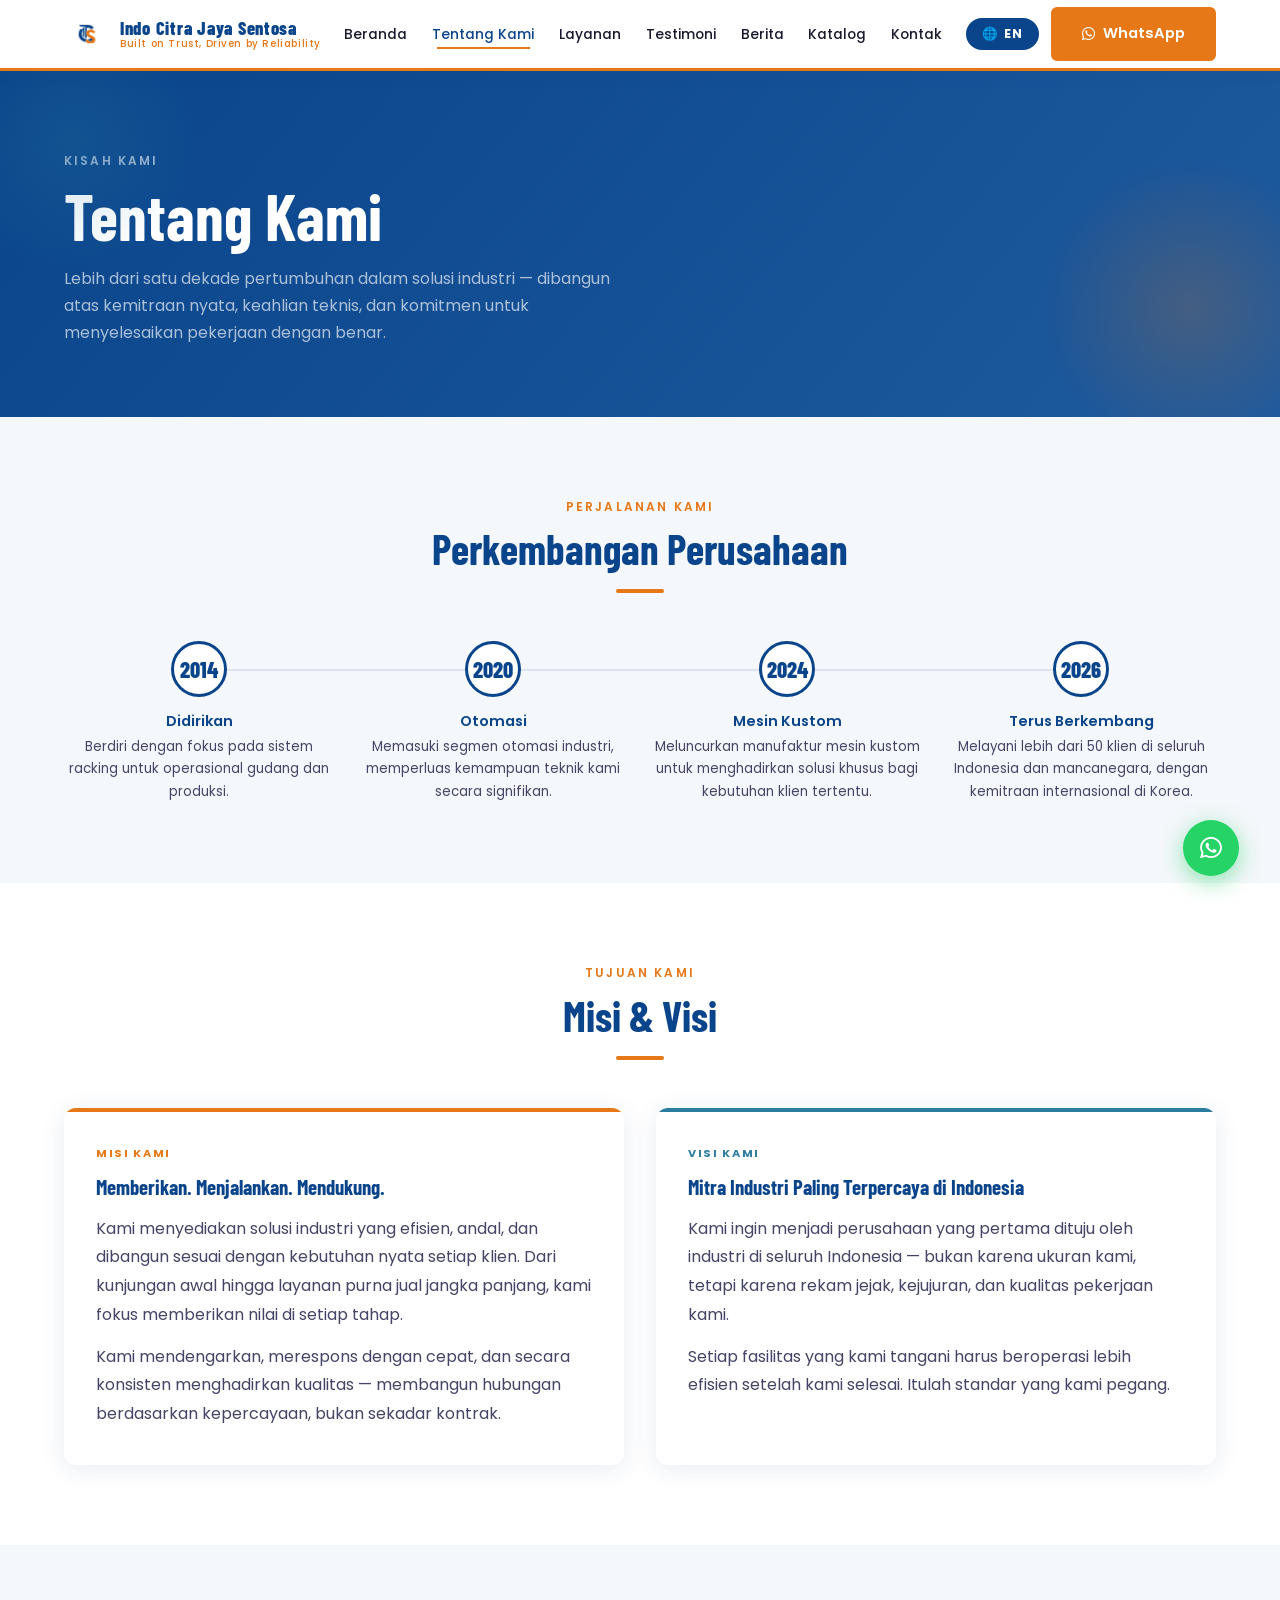
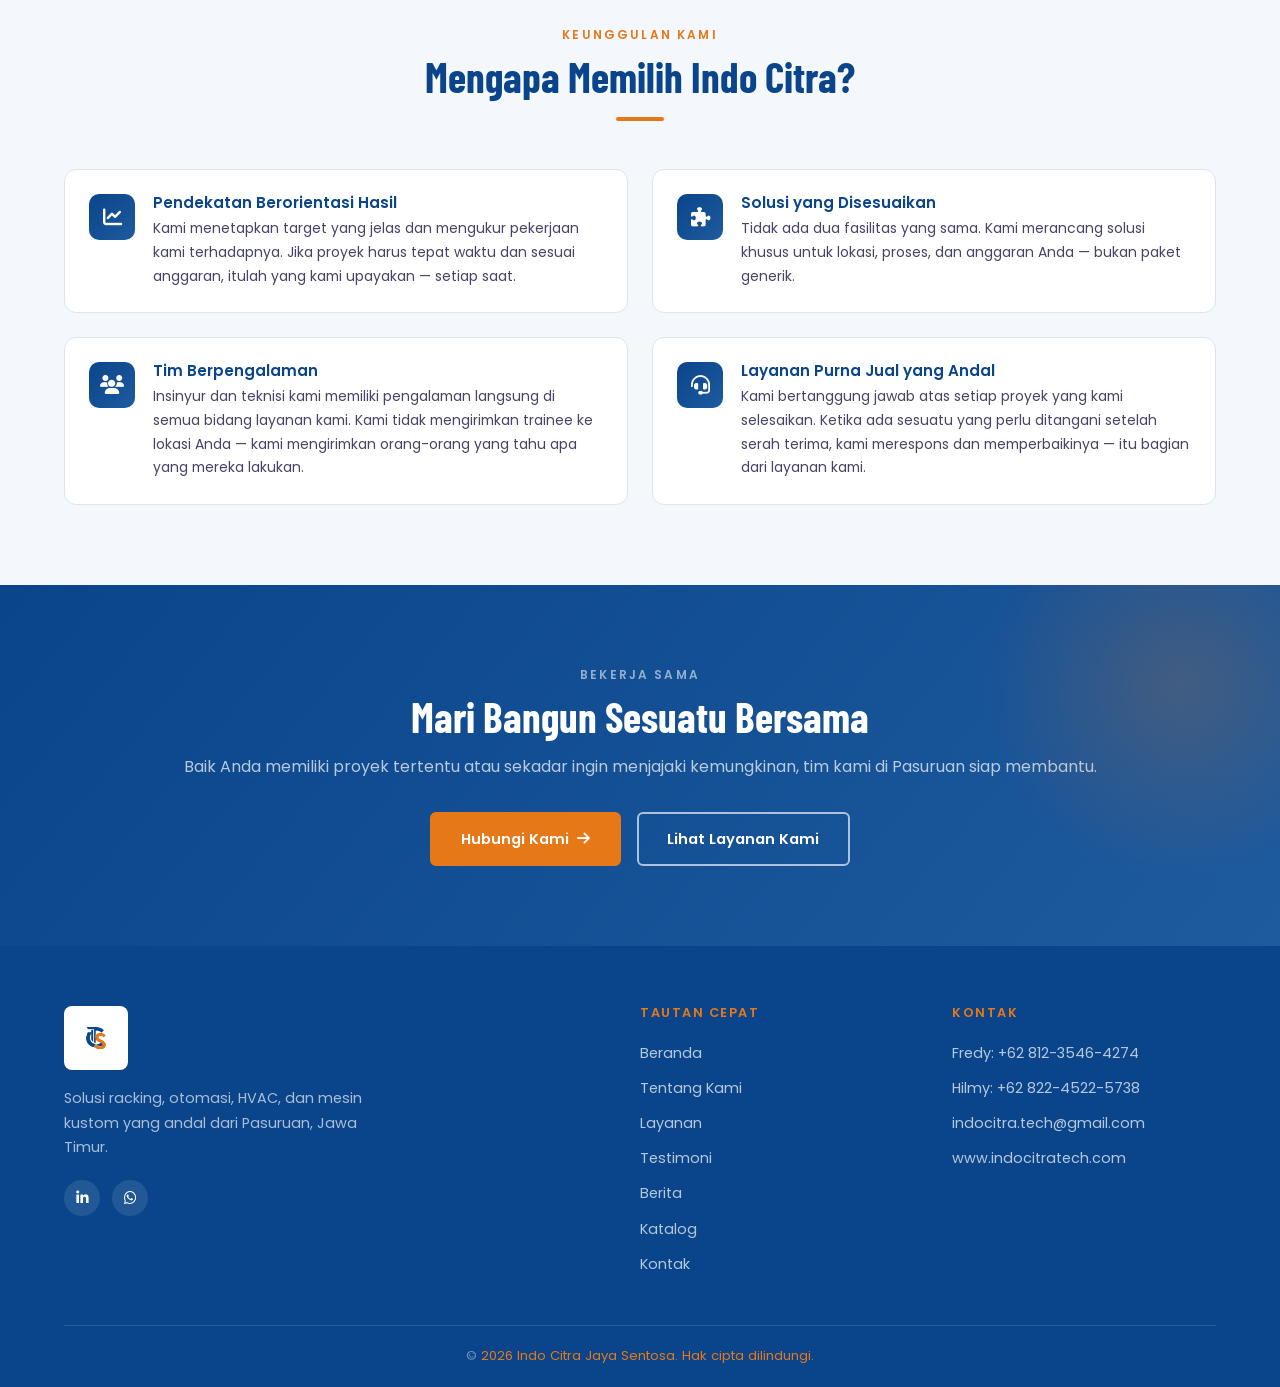
<file: id/about.html>
<!DOCTYPE html>
<html lang="id">
<head>
  <meta charset="UTF-8" /><meta name="viewport" content="width=device-width, initial-scale=1.0" />
  <title>Tentang Kami | Indo Citra Jaya Sentosa — Pasuruan, Jawa Timur</title>
  <meta name="description" content="Berdiri sejak 2014 di Pasuruan, Jawa Timur, Indo Citra Jaya Sentosa berkembang dari sistem racking menjadi penyedia solusi industri lengkap: otomasi, HVAC, dan mesin kustom." />
  <meta name="keywords" content="tentang Indo Citra Jaya Sentosa, perusahaan industri Pasuruan, solusi industri Jawa Timur" />
  <meta name="author" content="Indo Citra Jaya Sentosa" />
  <meta name="robots" content="index, follow" />
  <meta name="googlebot" content="index, follow" />
  <meta name="bingbot" content="index, follow" />
  <meta name="geo.region" content="ID-JI" />
  <meta name="geo.placename" content="Pasuruan, Jawa Timur, Indonesia" />
  <meta name="geo.position" content="-7.602925;112.714826" />
  <meta name="ICBM" content="-7.602925, 112.714826" />
  <link rel="icon" type="image/x-icon" href="../favicon.ico" />
  <link rel="apple-touch-icon" href="../apple-touch-icon.png" />
  <link rel="icon" type="image/png" sizes="192x192" href="../favicon-192.png" />
  <link rel="canonical" href="https://www.indocitratech.com/id/about.html" />
  <link rel="alternate" hreflang="en" href="https://www.indocitratech.com/about.html" />
  <link rel="alternate" hreflang="id" href="https://www.indocitratech.com/id/about.html" />
  <link rel="alternate" hreflang="x-default" href="https://www.indocitratech.com/about.html" />
  <link rel="stylesheet" href="../style.css?v=1794630221" />
  <link href="https://fonts.googleapis.com/css2?family=Poppins:wght@300;400;500;600;700;800&family=Barlow+Condensed:wght@600;700;800&display=swap" rel="stylesheet" />
  <link rel="stylesheet" href="https://cdnjs.cloudflare.com/ajax/libs/font-awesome/6.5.0/css/all.min.css" />
<script type="application/ld+json">
{
  "@context": "https://schema.org",
  "@graph": [
    {
      "@type": "BreadcrumbList",
      "itemListElement": [
        {
          "@type": "ListItem",
          "position": 1,
          "name": "Beranda",
          "item": "https://www.indocitratech.com/id/"
        },
        {
          "@type": "ListItem",
          "position": 2,
          "name": "Tentang Kami",
          "item": "https://www.indocitratech.com/id/about.html"
        }
      ]
    },
    {
      "@type": "AboutPage",
      "url": "https://www.indocitratech.com/id/about.html",
      "name": "Tentang Kami | Indo Citra Jaya Sentosa — Pasuruan, Jawa Timur",
      "description": "Berdiri sejak 2014 di Pasuruan, Jawa Timur, Indo Citra Jaya Sentosa berkembang dari sistem racking menjadi penyedia solusi industri lengkap: otomasi, HVAC, dan mesin kustom.",
      "publisher": {
        "@id": "https://www.indocitratech.com/#business"
      },
      "inLanguage": "id"
    }
  ]
}
</script>

  <!-- Open Graph / WhatsApp / LinkedIn preview -->
  <meta property="og:type" content="website" />
  <meta property="og:url" content="https://www.indocitratech.com/id/about.html" />
  <meta property="og:title" content="Tentang Kami | Indo Citra Jaya Sentosa — Pasuruan, Jawa Timur" />
  <meta property="og:description" content="Berdiri sejak 2014 di Pasuruan, Jawa Timur, Indo Citra Jaya Sentosa berkembang dari sistem racking menjadi penyedia solusi industri lengkap: otomasi, HVAC, dan mesin kustom." />
  <meta property="og:image" content="https://www.indocitratech.com/images/logo-indocitra.png" />
  <meta property="og:image:width" content="400" />
  <meta property="og:image:height" content="400" />
  <meta property="og:site_name" content="Indo Citra Jaya Sentosa" />
  <meta property="og:locale" content="id_ID" />
  <meta property="og:locale:alternate" content="en_US" />
  <!-- Twitter Card -->
  <meta name="twitter:card" content="summary" />
  <meta name="twitter:title" content="Tentang Kami | Indo Citra Jaya Sentosa — Pasuruan, Jawa Timur" />
  <meta name="twitter:description" content="Berdiri sejak 2014 di Pasuruan, Jawa Timur, Indo Citra Jaya Sentosa berkembang dari sistem racking menjadi penyedia solusi industri lengkap: otomasi, HVAC, dan mesin kustom." />
  <meta name="twitter:image" content="https://www.indocitratech.com/images/logo-indocitra.png" />
</head>
<body>
<div id="page-transition"><div class="pt-veil"></div><div class="pt-bar"></div></div>
<header>
  <div class="container">
    <nav class="nav-inner">
      <a href="index.html" class="nav-logo">
        <img src="../images/logo-indocitra.png?v=2" alt="Indo Citra Jaya Sentosa" />
        <div class="nav-logo-text"><span class="brand">Indo Citra Jaya Sentosa</span><span class="tagline">Built on Trust, Driven by Reliability</span></div>
      </a>
      <ul class="nav-links" id="navLinks">
        <li><a href="index.html" data-en="Home" data-id="Beranda">Beranda</a></li><li><a href="about.html" data-en="About" data-id="Tentang Kami">Tentang Kami</a></li>
        <li><a href="services.html" data-en="Services" data-id="Layanan">Layanan</a></li><li><a href="testimonial.html" data-en="Testimonial" data-id="Testimoni">Testimoni</a></li>
        <li><a href="news.html" data-en="News" data-id="Berita">Berita</a></li>
        <li><a href="catalog.html" data-en="Catalog" data-id="Katalog">Katalog</a></li>
        <li><a href="contact.html" data-en="Contact" data-id="Kontak">Kontak</a></li>
      </ul>
      <div class="nav-cta">
        <a class="lang-toggle" id="langToggle" href="../about.html" hreflang="en" aria-label="English version">🌐 EN</a>
        <a href="https://wa.me/6281235464274" target="_blank" rel="noopener" class="btn btn-primary"><i class="fa-brands fa-whatsapp"></i> WhatsApp</a>
        <button class="nav-hamburger" id="hamburger"><span></span><span></span><span></span></button>
      </div>
    </nav>
  </div>
</header>

<section class="page-hero">
  <div class="container">
    <span class="section-label" data-en="Our Story" data-id="Kisah Kami">Kisah Kami</span>
    <h1 data-en="About Us" data-id="Tentang Kami">Tentang Kami</h1>
    <p data-en="A decade of growth in industrial solutions — built on real partnerships, technical expertise, and a commitment to getting things done right." data-id="Lebih dari satu dekade pertumbuhan dalam solusi industri — dibangun atas kemitraan nyata, keahlian teknis, dan komitmen untuk menyelesaikan pekerjaan dengan benar.">Lebih dari satu dekade pertumbuhan dalam solusi industri — dibangun atas kemitraan nyata, keahlian teknis, dan komitmen untuk menyelesaikan pekerjaan dengan benar.</p>
  </div>
</section>

<!-- MILESTONES — shown first -->
<section style="padding:80px 0; background:var(--off-white);">
  <div class="container">
    <div class="text-center reveal">
      <span class="section-label" data-en="Our Journey" data-id="Perjalanan Kami">Perjalanan Kami</span>
      <h2 class="section-title" data-en="Company Milestones" data-id="Perkembangan Perusahaan">Perkembangan Perusahaan</h2>
      <div class="divider center"></div>
    </div>
    <div class="process-steps" style="margin-top:3rem;">
      <div class="process-step reveal">
        <div class="step-num">2014</div>
        <h4 data-en="Founded" data-id="Didirikan">Didirikan</h4>
        <p data-en="Established with a focus on racking systems for warehouse and production operations." data-id="Berdiri dengan fokus pada sistem racking untuk operasional gudang dan produksi.">Berdiri dengan fokus pada sistem racking untuk operasional gudang dan produksi.</p>
      </div>
      <div class="process-step reveal" style="transition-delay:0.1s;">
        <div class="step-num">2020</div>
        <h4 data-en="Automation" data-id="Otomasi">Otomasi</h4>
        <p data-en="Entered the industrial automation segment, expanding our engineering capabilities significantly." data-id="Memasuki segmen otomasi industri, memperluas kemampuan teknik kami secara signifikan.">Memasuki segmen otomasi industri, memperluas kemampuan teknik kami secara signifikan.</p>
      </div>
      <div class="process-step reveal" style="transition-delay:0.2s;">
        <div class="step-num">2024</div>
        <h4 data-en="Custom Machinery" data-id="Mesin Kustom">Mesin Kustom</h4>
        <p data-en="Launched custom machine manufacturing to deliver tailor-made solutions for specific client needs." data-id="Meluncurkan manufaktur mesin kustom untuk menghadirkan solusi khusus bagi kebutuhan klien tertentu.">Meluncurkan manufaktur mesin kustom untuk menghadirkan solusi khusus bagi kebutuhan klien tertentu.</p>
      </div>
      <div class="process-step reveal" style="transition-delay:0.3s;">
        <div class="step-num">2026</div>
        <h4 data-en="Growing Strong" data-id="Terus Berkembang">Terus Berkembang</h4>
        <p data-en="Serving 50+ clients across Indonesia and beyond, with international partnerships in Korea." data-id="Melayani lebih dari 50 klien di seluruh Indonesia dan mancanegara, dengan kemitraan internasional di Korea.">Melayani lebih dari 50 klien di seluruh Indonesia dan mancanegara, dengan kemitraan internasional di Korea.</p>
      </div>
    </div>
  </div>
</section>



<!-- MISSION & VISION -->
<section class="mv-section">
  <div class="container">
    <div class="text-center reveal">
      <span class="section-label" data-en="Our Purpose" data-id="Tujuan Kami">Tujuan Kami</span>
      <h2 class="section-title" data-en="Mission &amp; Vision" data-id="Misi &amp; Visi">Misi &amp; Visi</h2>
      <div class="divider center"></div>
    </div>
    <div class="mv-grid">
      <div class="mv-card mission reveal">
        <div class="mv-card-label" data-en="Our Mission" data-id="Misi Kami">Misi Kami</div>
        <h3 data-en="Deliver. Perform. Support." data-id="Memberikan. Menjalankan. Mendukung.">Memberikan. Menjalankan. Mendukung.</h3>
        <p data-en="We provide industrial solutions that are efficient, reliable, and built around what each client actually needs. From the first site visit to long-term after-sales service, we focus on delivering value at every step." data-id="Kami menyediakan solusi industri yang efisien, andal, dan dibangun sesuai dengan kebutuhan nyata setiap klien. Dari kunjungan awal hingga layanan purna jual jangka panjang, kami fokus memberikan nilai di setiap tahap.">Kami menyediakan solusi industri yang efisien, andal, dan dibangun sesuai dengan kebutuhan nyata setiap klien. Dari kunjungan awal hingga layanan purna jual jangka panjang, kami fokus memberikan nilai di setiap tahap.</p>
        <p style="margin-top:0.8rem;" data-en="We listen, respond quickly, and consistently deliver quality — building relationships based on trust rather than just contracts." data-id="Kami mendengarkan, merespons dengan cepat, dan secara konsisten menghadirkan kualitas — membangun hubungan berdasarkan kepercayaan, bukan sekadar kontrak.">Kami mendengarkan, merespons dengan cepat, dan secara konsisten menghadirkan kualitas — membangun hubungan berdasarkan kepercayaan, bukan sekadar kontrak.</p>
      </div>
      <div class="mv-card vision reveal" style="transition-delay:0.12s;">
        <div class="mv-card-label" data-en="Our Vision" data-id="Visi Kami">Visi Kami</div>
        <h3 data-en="Indonesia's Most Trusted Industrial Partner" data-id="Mitra Industri Paling Terpercaya di Indonesia">Mitra Industri Paling Terpercaya di Indonesia</h3>
        <p data-en="We want to be the company that industries across Indonesia turn to first — not because of our size, but because of our track record, our honesty, and the quality of our work." data-id="Kami ingin menjadi perusahaan yang pertama dituju oleh industri di seluruh Indonesia — bukan karena ukuran kami, tetapi karena rekam jejak, kejujuran, dan kualitas pekerjaan kami.">Kami ingin menjadi perusahaan yang pertama dituju oleh industri di seluruh Indonesia — bukan karena ukuran kami, tetapi karena rekam jejak, kejujuran, dan kualitas pekerjaan kami.</p>
        <p style="margin-top:0.8rem;" data-en="Every facility we work with should operate more efficiently after we leave than it did before. That is the standard we hold ourselves to." data-id="Setiap fasilitas yang kami tangani harus beroperasi lebih efisien setelah kami selesai. Itulah standar yang kami pegang.">Setiap fasilitas yang kami tangani harus beroperasi lebih efisien setelah kami selesai. Itulah standar yang kami pegang.</p>
      </div>
    </div>
  </div>
</section>

<!-- WHY CHOOSE US -->
<section class="why-section">
  <div class="container">
    <div class="text-center reveal">
      <span class="section-label" data-en="Our Strengths" data-id="Keunggulan Kami">Keunggulan Kami</span>
      <h2 class="section-title" data-en="Why Choose Indo Citra?" data-id="Mengapa Memilih Indo Citra?">Mengapa Memilih Indo Citra?</h2>
      <div class="divider center"></div>
    </div>
    <div class="why-grid">
      <div class="why-item reveal"><div class="why-icon"><i class="fa-solid fa-chart-line"></i></div><div><h4 data-en="Results-Driven Approach" data-id="Pendekatan Berorientasi Hasil">Pendekatan Berorientasi Hasil</h4><p data-en="We set clear targets and measure our work against them. If a project needs to be on time and within budget, that is what we aim for — every time." data-id="Kami menetapkan target yang jelas dan mengukur pekerjaan kami terhadapnya. Jika proyek harus tepat waktu dan sesuai anggaran, itulah yang kami upayakan — setiap saat.">Kami menetapkan target yang jelas dan mengukur pekerjaan kami terhadapnya. Jika proyek harus tepat waktu dan sesuai anggaran, itulah yang kami upayakan — setiap saat.</p></div></div>
      <div class="why-item reveal" style="transition-delay:0.1s;"><div class="why-icon"><i class="fa-solid fa-puzzle-piece"></i></div><div><h4 data-en="Customized Solutions" data-id="Solusi yang Disesuaikan">Solusi yang Disesuaikan</h4><p data-en="No two facilities are the same. We design solutions specifically for your site, your processes, and your budget — not generic packages." data-id="Tidak ada dua fasilitas yang sama. Kami merancang solusi khusus untuk lokasi, proses, dan anggaran Anda — bukan paket generik.">Tidak ada dua fasilitas yang sama. Kami merancang solusi khusus untuk lokasi, proses, dan anggaran Anda — bukan paket generik.</p></div></div>
      <div class="why-item reveal" style="transition-delay:0.15s;"><div class="why-icon"><i class="fa-solid fa-users"></i></div><div><h4 data-en="Experienced Team" data-id="Tim Berpengalaman">Tim Berpengalaman</h4><p data-en="Our engineers and technicians have hands-on experience across all our service areas. We do not send trainees to your site — we send people who know what they are doing." data-id="Insinyur dan teknisi kami memiliki pengalaman langsung di semua bidang layanan kami. Kami tidak mengirimkan trainee ke lokasi Anda — kami mengirimkan orang-orang yang tahu apa yang mereka lakukan.">Insinyur dan teknisi kami memiliki pengalaman langsung di semua bidang layanan kami. Kami tidak mengirimkan trainee ke lokasi Anda — kami mengirimkan orang-orang yang tahu apa yang mereka lakukan.</p></div></div>
      <div class="why-item reveal" style="transition-delay:0.2s;"><div class="why-icon"><i class="fa-solid fa-headset"></i></div><div><h4 data-en="Reliable After-Sales Service" data-id="Layanan Purna Jual yang Andal">Layanan Purna Jual yang Andal</h4><p data-en="We stand behind every project we complete. When something needs attention after handover, we respond and we fix it — that is part of the service." data-id="Kami bertanggung jawab atas setiap proyek yang kami selesaikan. Ketika ada sesuatu yang perlu ditangani setelah serah terima, kami merespons dan memperbaikinya — itu bagian dari layanan kami.">Kami bertanggung jawab atas setiap proyek yang kami selesaikan. Ketika ada sesuatu yang perlu ditangani setelah serah terima, kami merespons dan memperbaikinya — itu bagian dari layanan kami.</p></div></div>
    </div>
  </div>
</section>

<section class="cta-section">
  <div class="container">
    <span class="section-label" style="color:rgba(255,255,255,0.55);" data-en="Work With Us" data-id="Bekerja Sama">Bekerja Sama</span>
    <h2 data-en="Let's Build Something Together" data-id="Mari Bangun Sesuatu Bersama">Mari Bangun Sesuatu Bersama</h2>
    <p data-en="Whether you have a specific project or just want to explore what's possible, our team in Pasuruan is ready." data-id="Baik Anda memiliki proyek tertentu atau sekadar ingin menjajaki kemungkinan, tim kami di Pasuruan siap membantu.">Baik Anda memiliki proyek tertentu atau sekadar ingin menjajaki kemungkinan, tim kami di Pasuruan siap membantu.</p>
    <div class="cta-actions">
      <a href="contact.html" class="btn btn-primary" data-en="Get in Touch" data-id="Hubungi Kami">Hubungi Kami <i class="fa-solid fa-arrow-right"></i></a>
      <a href="services.html" class="btn btn-outline" data-en="View Our Services" data-id="Lihat Layanan Kami">Lihat Layanan Kami</a>
    </div>
  </div>
</section>

<footer>
  <div class="container">
    <div class="footer-grid">
      <div class="footer-brand">
        <img src="../images/logo-indocitra.png?v=2" alt="Indo Citra Jaya Sentosa" />
        <p data-en="Reliable racking, automation, HVAC, and custom machinery solutions from Pasuruan, East Java." data-id="Solusi racking, otomasi, HVAC, dan mesin kustom yang andal dari Pasuruan, Jawa Timur.">Solusi racking, otomasi, HVAC, dan mesin kustom yang andal dari Pasuruan, Jawa Timur.</p>
        <div class="footer-social" style="margin-top:1.25rem;">
          <a href="https://www.linkedin.com/company/indocitra-jaya-sentosa" target="_blank" rel="noopener" aria-label="LinkedIn"><i class="fa-brands fa-linkedin-in"></i></a>
          <a href="https://wa.me/6281235464274" target="_blank" rel="noopener" aria-label="WhatsApp"><i class="fa-brands fa-whatsapp"></i></a>
        </div>
      </div>
      <div class="footer-col">
        <h4 data-en="Quick Links" data-id="Tautan Cepat">Tautan Cepat</h4>
        <ul>
          <li><a href="index.html" data-en="Home" data-id="Beranda">Beranda</a></li>
          <li><a href="about.html" data-en="About Us" data-id="Tentang Kami">Tentang Kami</a></li>
          <li><a href="services.html" data-en="Services" data-id="Layanan">Layanan</a></li>
          <li><a href="testimonial.html" data-en="Testimonials" data-id="Testimoni">Testimoni</a></li>
          <li><a href="news.html" data-en="News" data-id="Berita">Berita</a></li>
          <li><a href="catalog.html" data-en="Catalog" data-id="Katalog">Katalog</a></li>
          <li><a href="contact.html" data-en="Contact" data-id="Kontak">Kontak</a></li>
        </ul>
      </div>
      <div class="footer-col">
        <h4 data-en="Contact" data-id="Kontak">Kontak</h4>
        <ul>
          <li><a href="https://wa.me/6281235464274" target="_blank">Fredy: +62 812-3546-4274</a></li>
          <li><a href="https://wa.me/6282245225738" target="_blank">Hilmy: +62 822-4522-5738</a></li>
          <li><a href="mailto:indocitra.tech@gmail.com">indocitra.tech@gmail.com</a></li>
          <li><a href="https://www.indocitratech.com" target="_blank">www.indocitratech.com</a></li>
        </ul>
      </div>
    </div>
    <div class="footer-bottom">&copy; <span id="year"></span> <span>Indo Citra Jaya Sentosa</span>. <span data-en="All rights reserved." data-id="Hak cipta dilindungi.">Hak cipta dilindungi.</span></div>
  </div>
</footer>
<div class="wa-wrap">
  <svg class="wa-curved-text" viewBox="0 0 90 48" xmlns="http://www.w3.org/2000/svg">
    <path id="waCurve" d="M 8,40 Q 45,4 82,40" fill="none"/>
    <text><textPath href="#waCurve" startOffset="50%" text-anchor="middle" data-en="Contact Us!" data-id="Hubungi Kami!">Hubungi Kami!</textPath></text>
  </svg>
  <a class="wa-float" href="https://wa.me/6281235464274" target="_blank" rel="noopener" aria-label="Chat on WhatsApp"><i class="fa-brands fa-whatsapp"></i></a>
</div>
<script src="../script.js?v=1794630221"></script>
</body>
</html>
</file>
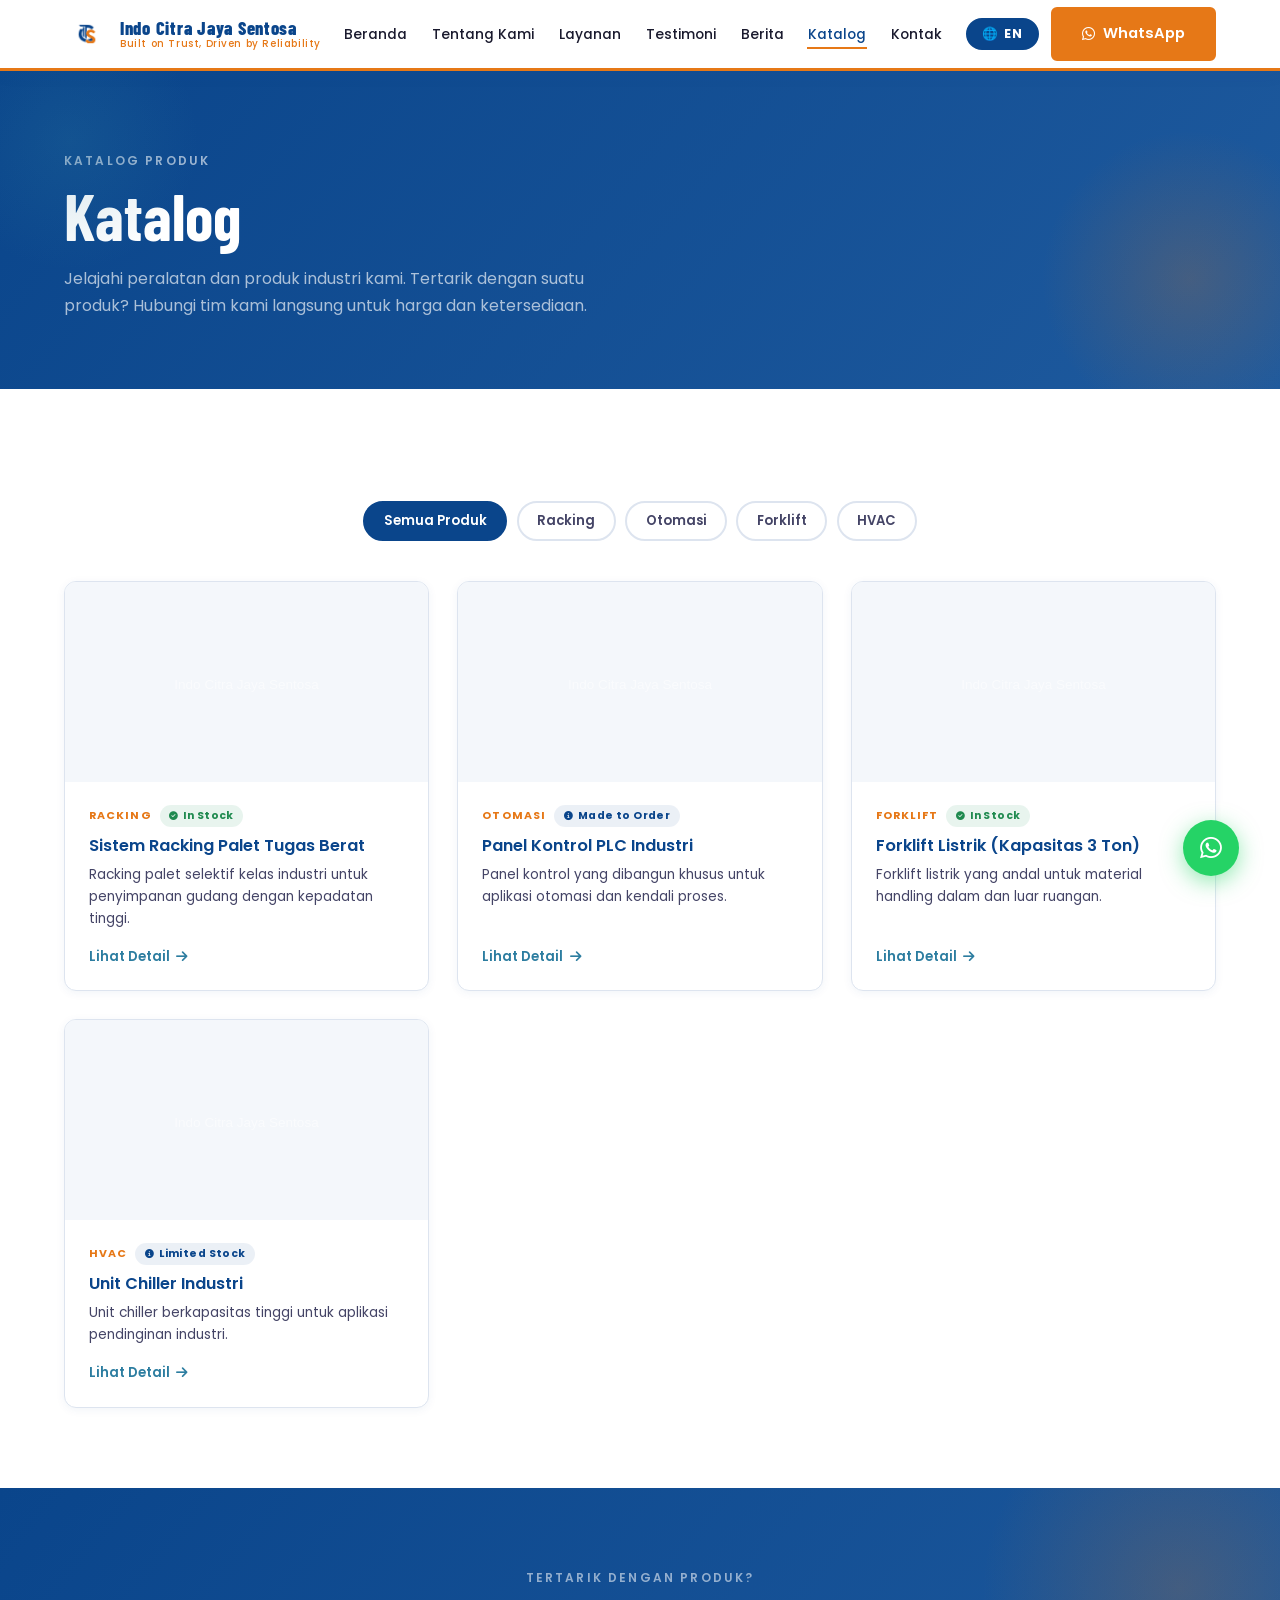
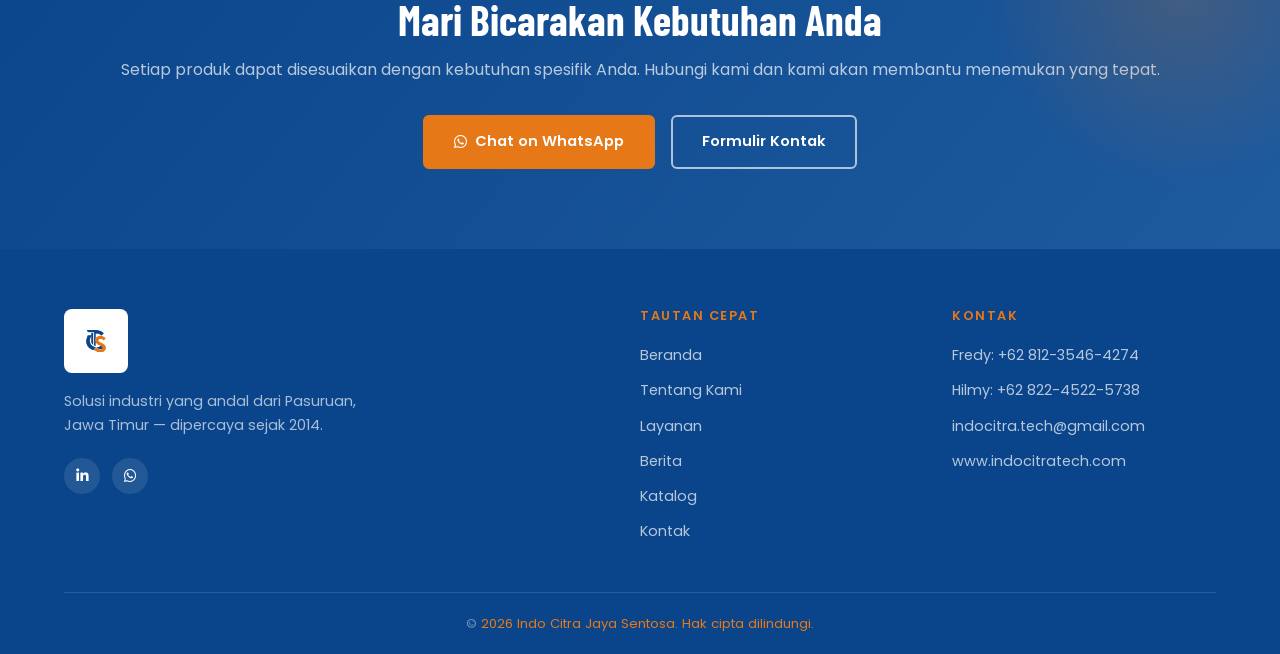
<file: id/catalog.html>
<!DOCTYPE html>
<html lang="id">
<head>
  <meta charset="UTF-8"/><meta name="viewport" content="width=device-width, initial-scale=1.0"/>
  <title>Katalog Produk | Peralatan Industri — Indo Citra Jaya Sentosa</title>
  <meta name="description" content="Lihat katalog produk industri kami: sistem racking, panel kontrol PLC, forklift, unit chiller, dan lainnya. Hubungi kami untuk harga dan ketersediaan." />
  <meta name="keywords" content="katalog produk industri, racking palet, panel kontrol PLC, chiller industri, forklift listrik Jawa Timur" />
  <meta name="author" content="Indo Citra Jaya Sentosa" />
  <meta name="robots" content="index, follow" />
  <meta name="googlebot" content="index, follow" />
  <meta name="bingbot" content="index, follow" />
  <meta name="geo.region" content="ID-JI" />
  <meta name="geo.placename" content="Pasuruan, Jawa Timur, Indonesia" />
  <meta name="geo.position" content="-7.602925;112.714826" />
  <meta name="ICBM" content="-7.602925, 112.714826" />
  <link rel="icon" type="image/x-icon" href="../favicon.ico" />
  <link rel="apple-touch-icon" href="../apple-touch-icon.png" />
  <link rel="icon" type="image/png" sizes="192x192" href="../favicon-192.png" />
  <link rel="canonical" href="https://www.indocitratech.com/id/catalog.html" />
  <link rel="alternate" hreflang="en" href="https://www.indocitratech.com/catalog.html" />
  <link rel="alternate" hreflang="id" href="https://www.indocitratech.com/id/catalog.html" />
  <link rel="alternate" hreflang="x-default" href="https://www.indocitratech.com/catalog.html" />
  <link rel="stylesheet" href="../style.css?v=1794630221"/>
  <link href="https://fonts.googleapis.com/css2?family=Poppins:wght@300;400;500;600;700;800&family=Barlow+Condensed:wght@600;700;800&display=swap" rel="stylesheet"/>
  <link rel="stylesheet" href="https://cdnjs.cloudflare.com/ajax/libs/font-awesome/6.5.0/css/all.min.css"/>
<script type="application/ld+json">
{
  "@context": "https://schema.org",
  "@graph": [
    {
      "@type": "BreadcrumbList",
      "itemListElement": [
        {
          "@type": "ListItem",
          "position": 1,
          "name": "Beranda",
          "item": "https://www.indocitratech.com/id/"
        },
        {
          "@type": "ListItem",
          "position": 2,
          "name": "Katalog",
          "item": "https://www.indocitratech.com/id/catalog.html"
        }
      ]
    },
    {
      "@type": "CollectionPage",
      "url": "https://www.indocitratech.com/id/catalog.html",
      "name": "Katalog Produk | Peralatan Industri — Indo Citra Jaya Sentosa",
      "description": "Lihat katalog produk industri kami: sistem racking, panel kontrol PLC, forklift, unit chiller, dan lainnya. Hubungi kami untuk harga dan ketersediaan.",
      "publisher": {
        "@id": "https://www.indocitratech.com/#business"
      },
      "inLanguage": "id"
    }
  ]
}
</script>

  <!-- Open Graph / WhatsApp / LinkedIn preview -->
  <meta property="og:type" content="website" />
  <meta property="og:url" content="https://www.indocitratech.com/id/catalog.html" />
  <meta property="og:title" content="Katalog Produk | Peralatan Industri — Indo Citra Jaya Sentosa" />
  <meta property="og:description" content="Lihat katalog produk industri kami: sistem racking, panel kontrol PLC, forklift, unit chiller, dan lainnya. Hubungi kami untuk harga dan ketersediaan." />
  <meta property="og:image" content="https://www.indocitratech.com/images/logo-indocitra.png" />
  <meta property="og:image:width" content="400" />
  <meta property="og:image:height" content="400" />
  <meta property="og:site_name" content="Indo Citra Jaya Sentosa" />
  <meta property="og:locale" content="id_ID" />
  <meta property="og:locale:alternate" content="en_US" />
  <!-- Twitter Card -->
  <meta name="twitter:card" content="summary" />
  <meta name="twitter:title" content="Katalog Produk | Peralatan Industri — Indo Citra Jaya Sentosa" />
  <meta name="twitter:description" content="Lihat katalog produk industri kami: sistem racking, panel kontrol PLC, forklift, unit chiller, dan lainnya. Hubungi kami untuk harga dan ketersediaan." />
  <meta name="twitter:image" content="https://www.indocitratech.com/images/logo-indocitra.png" />
</head>
<body>
<div id="page-transition"><div class="pt-veil"></div><div class="pt-bar"></div></div>

<header>
  <div class="container">
    <nav class="nav-inner">
      <a href="index.html" class="nav-logo">
        <img src="../images/logo-indocitra.png?v=2" alt="Indo Citra Jaya Sentosa"/>
        <div class="nav-logo-text">
          <span class="brand">Indo Citra Jaya Sentosa</span>
          <span class="tagline">Built on Trust, Driven by Reliability</span>
        </div>
      </a>
      <ul class="nav-links" id="navLinks">
        <li><a href="index.html" data-en="Home" data-id="Beranda">Beranda</a></li>
        <li><a href="about.html" data-en="About" data-id="Tentang Kami">Tentang Kami</a></li>
        <li><a href="services.html" data-en="Services" data-id="Layanan">Layanan</a></li>
        <li><a href="testimonial.html" data-en="Testimonial" data-id="Testimoni">Testimoni</a></li>
        <li><a href="news.html" data-en="News" data-id="Berita">Berita</a></li>
        <li><a href="catalog.html" data-en="Catalog" data-id="Katalog">Katalog</a></li>
        <li><a href="contact.html" data-en="Contact" data-id="Kontak">Kontak</a></li>
      </ul>
      <div class="nav-cta">
        <a class="lang-toggle" id="langToggle" href="../catalog.html" hreflang="en" aria-label="English version">🌐 EN</a>
        <a href="https://wa.me/6281235464274" target="_blank" rel="noopener" class="btn btn-primary"><i class="fa-brands fa-whatsapp"></i> WhatsApp</a>
        <button class="nav-hamburger" id="hamburger"><span></span><span></span><span></span></button>
      </div>
    </nav>
  </div>
</header>

<section class="page-hero">
  <div class="container">
    <span class="section-label" data-en="Product Catalog" data-id="Katalog Produk">Katalog Produk</span>
    <h1 data-en="Catalog" data-id="Katalog">Katalog</h1>
    <p data-en="Browse our industrial equipment and products. Interested in an item? Contact our team directly for pricing and availability." data-id="Jelajahi peralatan dan produk industri kami. Tertarik dengan suatu produk? Hubungi tim kami langsung untuk harga dan ketersediaan.">Jelajahi peralatan dan produk industri kami. Tertarik dengan suatu produk? Hubungi tim kami langsung untuk harga dan ketersediaan.</p>
  </div>
</section>

<section class="section">
  <div class="container">
    <div class="catalog-filters" id="catalogFilters">
      <!-- Populated by JS based on categories present -->
    </div>
    <div id="catalogGrid" class="catalog-grid">
      <!-- Populated by JS from Google Sheet, with fallback sample content -->
    </div>
  </div>
</section>

<section class="cta-section">
  <div class="container">
    <span class="section-label" style="color:rgba(255,255,255,0.55);" data-en="Interested in a Product?" data-id="Tertarik dengan Produk?">Tertarik dengan Produk?</span>
    <h2 data-en="Let's Talk About Your Requirements" data-id="Mari Bicarakan Kebutuhan Anda">Mari Bicarakan Kebutuhan Anda</h2>
    <p data-en="Every product can be customized to fit your specific needs. Reach out and we'll help you find the right fit." data-id="Setiap produk dapat disesuaikan dengan kebutuhan spesifik Anda. Hubungi kami dan kami akan membantu menemukan yang tepat.">Setiap produk dapat disesuaikan dengan kebutuhan spesifik Anda. Hubungi kami dan kami akan membantu menemukan yang tepat.</p>
    <div class="cta-actions">
      <a href="https://wa.me/6281235464274" target="_blank" rel="noopener" class="btn btn-primary"><i class="fa-brands fa-whatsapp"></i> Chat on WhatsApp</a>
      <a href="contact.html" class="btn btn-outline" data-en="Contact Form" data-id="Formulir Kontak">Formulir Kontak</a>
    </div>
  </div>
</section>

<footer>
  <div class="container">
    <div class="footer-grid">
      <div class="footer-brand">
        <img src="../images/logo-indocitra.png?v=2" alt="Indo Citra Jaya Sentosa"/>
        <p data-en="Reliable industrial solutions from Pasuruan, East Java — trusted since 2014." data-id="Solusi industri yang andal dari Pasuruan, Jawa Timur — dipercaya sejak 2014.">Solusi industri yang andal dari Pasuruan, Jawa Timur — dipercaya sejak 2014.</p>
        <div class="footer-social" style="margin-top:1.25rem;">
          <a href="https://www.linkedin.com/company/indocitra-jaya-sentosa" target="_blank" rel="noopener" aria-label="LinkedIn"><i class="fa-brands fa-linkedin-in"></i></a>
          <a href="https://wa.me/6281235464274" target="_blank" rel="noopener" aria-label="WhatsApp"><i class="fa-brands fa-whatsapp"></i></a>
        </div>
      </div>
      <div class="footer-col">
        <h4 data-en="Quick Links" data-id="Tautan Cepat">Tautan Cepat</h4>
        <ul>
          <li><a href="index.html" data-en="Home" data-id="Beranda">Beranda</a></li>
          <li><a href="about.html" data-en="About Us" data-id="Tentang Kami">Tentang Kami</a></li>
          <li><a href="services.html" data-en="Services" data-id="Layanan">Layanan</a></li>
          <li><a href="news.html" data-en="News" data-id="Berita">Berita</a></li>
          <li><a href="catalog.html" data-en="Catalog" data-id="Katalog">Katalog</a></li>
          <li><a href="contact.html" data-en="Contact" data-id="Kontak">Kontak</a></li>
        </ul>
      </div>
      <div class="footer-col">
        <h4 data-en="Contact" data-id="Kontak">Kontak</h4>
        <ul>
          <li><a href="https://wa.me/6281235464274" target="_blank">Fredy: +62 812-3546-4274</a></li>
          <li><a href="https://wa.me/6282245225738" target="_blank">Hilmy: +62 822-4522-5738</a></li>
          <li><a href="mailto:indocitra.tech@gmail.com">indocitra.tech@gmail.com</a></li>
          <li><a href="https://www.indocitratech.com" target="_blank">www.indocitratech.com</a></li>
        </ul>
      </div>
    </div>
    <div class="footer-bottom">&copy; <span id="year"></span> <span>Indo Citra Jaya Sentosa</span>. <span data-en="All rights reserved." data-id="Hak cipta dilindungi.">Hak cipta dilindungi.</span></div>
  </div>
</footer>

<!-- Shared detail modal -->
<div class="detail-modal-backdrop" id="detailModalBackdrop">
  <div class="detail-modal" id="detailModal"></div>
</div>

<div class="wa-wrap">
  <svg class="wa-curved-text" viewBox="0 0 90 48" xmlns="http://www.w3.org/2000/svg">
    <path id="waCurve" d="M 8,40 Q 45,4 82,40" fill="none"/>
    <text><textPath href="#waCurve" startOffset="50%" text-anchor="middle" data-en="Contact Us!" data-id="Hubungi Kami!">Hubungi Kami!</textPath></text>
  </svg>
  <a class="wa-float" href="https://wa.me/6281235464274" target="_blank" rel="noopener" aria-label="Chat on WhatsApp"><i class="fa-brands fa-whatsapp"></i></a>
</div>
<script src="../script.js?v=1794630221"></script>
<script src="../content-data.js?v=1794630221"></script>
</body>
</html>
</file>
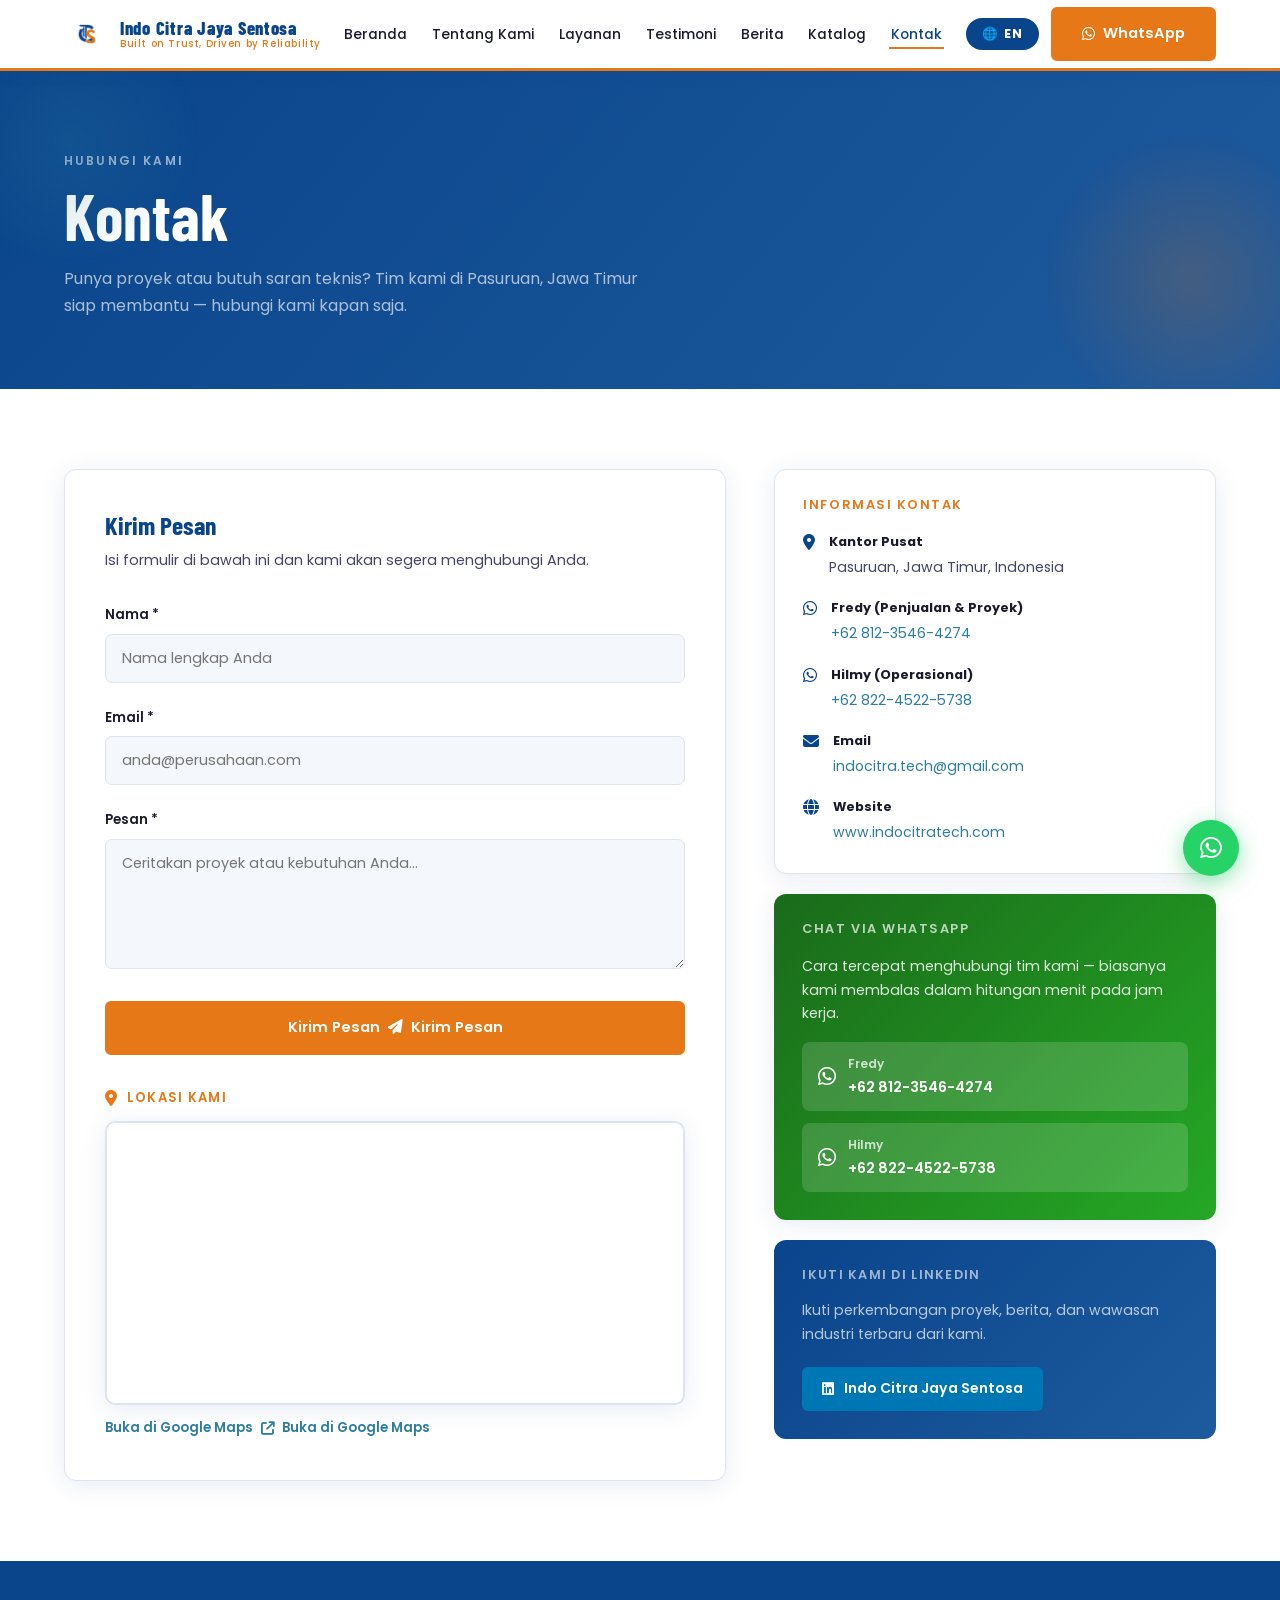
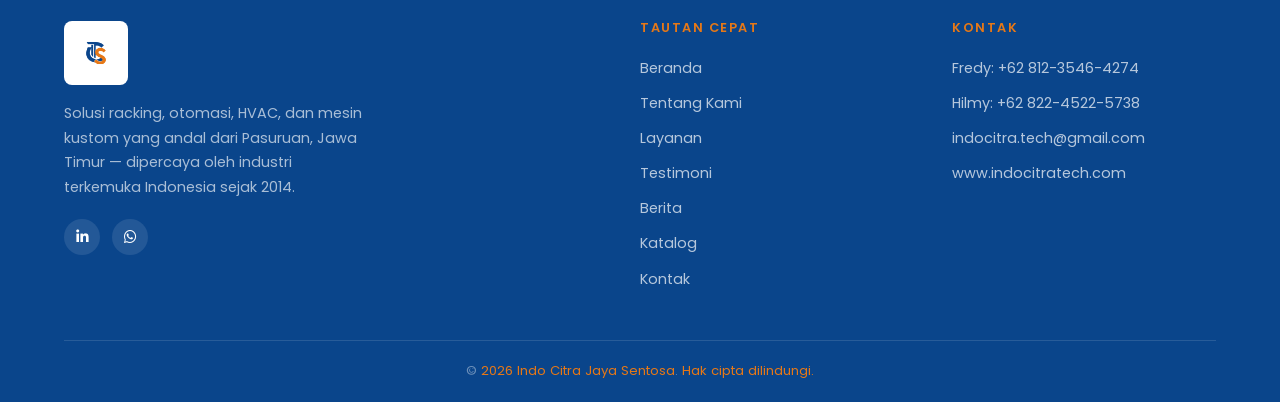
<file: id/contact.html>
<!DOCTYPE html>
<html lang="id">
<head>
  <meta charset="UTF-8" />
  <meta name="viewport" content="width=device-width, initial-scale=1.0" />
  <title>Kontak | Indo Citra Jaya Sentosa — Pasuruan, Jawa Timur</title>
  <meta name="description" content="Hubungi tim kami di Pasuruan, Jawa Timur. Telepon atau WhatsApp Fredy (+62 812-3546-4274) atau Hilmy (+62 822-4522-5738), atau kirim pesan secara online." />
  <meta name="keywords" content="kontak Indo Citra Jaya Sentosa, telepon jasa otomasi Pasuruan, WhatsApp konsultasi HVAC" />
  <meta name="author" content="Indo Citra Jaya Sentosa" />
  <meta name="robots" content="index, follow" />
  <meta name="googlebot" content="index, follow" />
  <meta name="bingbot" content="index, follow" />
  <meta name="geo.region" content="ID-JI" />
  <meta name="geo.placename" content="Pasuruan, Jawa Timur, Indonesia" />
  <meta name="geo.position" content="-7.602925;112.714826" />
  <meta name="ICBM" content="-7.602925, 112.714826" />
  <link rel="icon" type="image/x-icon" href="../favicon.ico" />
  <link rel="apple-touch-icon" href="../apple-touch-icon.png" />
  <link rel="icon" type="image/png" sizes="192x192" href="../favicon-192.png" />
  <link rel="canonical" href="https://www.indocitratech.com/id/contact.html" />
  <link rel="alternate" hreflang="en" href="https://www.indocitratech.com/contact.html" />
  <link rel="alternate" hreflang="id" href="https://www.indocitratech.com/id/contact.html" />
  <link rel="alternate" hreflang="x-default" href="https://www.indocitratech.com/contact.html" />
  <link rel="stylesheet" href="../style.css?v=1794630221" />
  <link rel="preconnect" href="https://fonts.googleapis.com" />
  <link rel="preconnect" href="https://fonts.gstatic.com" crossorigin />
  <link href="https://fonts.googleapis.com/css2?family=Poppins:wght@300;400;500;600;700;800&family=Barlow+Condensed:wght@600;700;800&display=swap" rel="stylesheet" />
  <link rel="stylesheet" href="https://cdnjs.cloudflare.com/ajax/libs/font-awesome/6.5.0/css/all.min.css" />
<script type="application/ld+json">
{
  "@context": "https://schema.org",
  "@graph": [
    {
      "@type": "BreadcrumbList",
      "itemListElement": [
        {
          "@type": "ListItem",
          "position": 1,
          "name": "Beranda",
          "item": "https://www.indocitratech.com/id/"
        },
        {
          "@type": "ListItem",
          "position": 2,
          "name": "Kontak",
          "item": "https://www.indocitratech.com/id/contact.html"
        }
      ]
    },
    {
      "@type": "ContactPage",
      "url": "https://www.indocitratech.com/id/contact.html",
      "name": "Kontak | Indo Citra Jaya Sentosa — Pasuruan, Jawa Timur",
      "description": "Hubungi tim kami di Pasuruan, Jawa Timur. Telepon atau WhatsApp Fredy (+62 812-3546-4274) atau Hilmy (+62 822-4522-5738), atau kirim pesan secara online.",
      "publisher": {
        "@id": "https://www.indocitratech.com/#business"
      },
      "inLanguage": "id"
    }
  ]
}
</script>

  <!-- Open Graph / WhatsApp / LinkedIn preview -->
  <meta property="og:type" content="website" />
  <meta property="og:url" content="https://www.indocitratech.com/id/contact.html" />
  <meta property="og:title" content="Kontak | Indo Citra Jaya Sentosa — Pasuruan, Jawa Timur" />
  <meta property="og:description" content="Hubungi tim kami di Pasuruan, Jawa Timur. Telepon atau WhatsApp Fredy (+62 812-3546-4274) atau Hilmy (+62 822-4522-5738), atau kirim pesan secara online." />
  <meta property="og:image" content="https://www.indocitratech.com/images/logo-indocitra.png" />
  <meta property="og:image:width" content="400" />
  <meta property="og:image:height" content="400" />
  <meta property="og:site_name" content="Indo Citra Jaya Sentosa" />
  <meta property="og:locale" content="id_ID" />
  <meta property="og:locale:alternate" content="en_US" />
  <!-- Twitter Card -->
  <meta name="twitter:card" content="summary" />
  <meta name="twitter:title" content="Kontak | Indo Citra Jaya Sentosa — Pasuruan, Jawa Timur" />
  <meta name="twitter:description" content="Hubungi tim kami di Pasuruan, Jawa Timur. Telepon atau WhatsApp Fredy (+62 812-3546-4274) atau Hilmy (+62 822-4522-5738), atau kirim pesan secara online." />
  <meta name="twitter:image" content="https://www.indocitratech.com/images/logo-indocitra.png" />
</head>
<body>

<!-- Page transition overlay -->
<div id="page-transition">
  <div class="pt-veil"></div>
  <div class="pt-bar"></div>
</div>

<!-- ═══════════════════════════════ HEADER ═══════════════════════════════ -->
<header>
  <div class="container">
    <nav class="nav-inner">
      <a href="index.html" class="nav-logo">
        <img src="../images/logo-indocitra.png?v=2" alt="Indo Citra Jaya Sentosa Logo" />
        <div class="nav-logo-text">
          <span class="brand">Indo Citra Jaya Sentosa</span>
          <span class="tagline">Built on Trust, Driven by Reliability</span>
        </div>
      </a>
      <ul class="nav-links" id="navLinks">
        <li><a href="index.html" data-en="Home" data-id="Beranda">Beranda</a></li>
        <li><a href="about.html" data-en="About" data-id="Tentang Kami">Tentang Kami</a></li>
        <li><a href="services.html" data-en="Services" data-id="Layanan">Layanan</a></li>
        <li><a href="testimonial.html" data-en="Testimonial" data-id="Testimoni">Testimoni</a></li>
        <li><a href="news.html" data-en="News" data-id="Berita">Berita</a></li>
        <li><a href="catalog.html" data-en="Catalog" data-id="Katalog">Katalog</a></li>
        <li><a href="contact.html" data-en="Contact" data-id="Kontak">Kontak</a></li>
      </ul>
      <div class="nav-cta">
        <a class="lang-toggle" id="langToggle" href="../contact.html" hreflang="en" aria-label="English version">🌐 EN</a>
        <a href="https://wa.me/6281235464274" target="_blank" rel="noopener" class="btn btn-primary">
          <i class="fa-brands fa-whatsapp"></i> WhatsApp
        </a>
        <button class="nav-hamburger" id="hamburger" aria-label="Toggle menu">
          <span></span><span></span><span></span>
        </button>
      </div>
    </nav>
  </div>
</header>

<!-- ═══════════════════════════════ PAGE HERO ════════════════════════════ -->
<section class="page-hero">
  <div class="container">
    <span class="section-label" data-en="Reach Out" data-id="Hubungi Kami">Hubungi Kami</span>
    <h1 data-en="Contact Us" data-id="Kontak">Kontak</h1>
    <p data-en="Have a project in mind or need technical advice? Our team in Pasuruan, East Java is ready to help — reach out any time." data-id="Punya proyek atau butuh saran teknis? Tim kami di Pasuruan, Jawa Timur siap membantu — hubungi kami kapan saja.">Punya proyek atau butuh saran teknis? Tim kami di Pasuruan, Jawa Timur siap membantu — hubungi kami kapan saja.</p>
  </div>
</section>

<!-- ═══════════════════════════════ CONTACT SECTION ══════════════════════ -->
<section class="contact-section">
  <div class="container">
    <div class="contact-grid">

      <!-- Contact Form -->
      <div class="contact-form-wrap reveal">
        <h3 data-en="Send Us a Message" data-id="Kirim Pesan">Kirim Pesan</h3>
        <p data-en="Fill in the form below and we&#x27;ll get back to you as soon as possible." data-id="Isi formulir di bawah ini dan kami akan segera menghubungi Anda.">Isi formulir di bawah ini dan kami akan segera menghubungi Anda.</p>

        <form action="https://formsubmit.cloud/f/83bfb44f-85f1-4f2f-835b-791ff4e87196/" method="POST" class="contact-real-form">
          <!-- Honeypot spam protection -->
          <input type="text" name="_gotcha" style="display:none">
          <div class="form-group">
            <label for="name" data-en="Name *" data-id="Nama *">Nama *</label>
            <input type="text" id="name" name="name" placeholder="Nama lengkap Anda" data-en-placeholder="Your full name" data-id-placeholder="Nama lengkap Anda" required />
          </div>
          <div class="form-group">
            <label for="email">Email *</label>
            <input type="email" id="email" name="email" placeholder="anda@perusahaan.com" data-en-placeholder="you@company.com" data-id-placeholder="anda@perusahaan.com" required />
          </div>
          <div class="form-group">
            <label for="message" data-en="Message *" data-id="Pesan *">Pesan *</label>
            <textarea id="message" name="message" placeholder="Ceritakan proyek atau kebutuhan Anda..." data-en-placeholder="Tell us about your project or inquiry..." data-id-placeholder="Ceritakan proyek atau kebutuhan Anda..." required></textarea>
          </div>
          <button type="submit" class="btn btn-primary" style="width:100%; justify-content:center; padding:0.9rem;" data-en="Send Message" data-id="Kirim Pesan">
            Kirim Pesan <i class="fa-solid fa-paper-plane"></i>
          </button>
        </form>

        <!-- Google Maps — our location -->
        <div class="map-wrap" style="margin-top:2rem;">
          <div style="display:flex; align-items:center; gap:0.6rem; margin-bottom:0.75rem;">
            <i class="fa-solid fa-location-dot" style="color:var(--orange); font-size:1rem;"></i>
            <span style="font-size:0.82rem; font-weight:600; letter-spacing:0.1em; text-transform:uppercase; color:var(--orange);" data-en="Our Location" data-id="Lokasi Kami">Lokasi Kami</span>
          </div>
          <div style="border-radius:10px; overflow:hidden; border:2px solid var(--border); box-shadow:var(--shadow);">
            <iframe
              src="https://maps.google.com/maps?ll=-7.602925,112.714826&z=12&t=m&hl=en&gl=US&mapclient=embed&cid=11920061138367371634&output=embed"
              width="100%"
              height="280"
              style="display:block; border:0;"
              allowfullscreen=""
              loading="lazy"
              referrerpolicy="no-referrer-when-downgrade"
              title="Indo Citra Jaya Sentosa Location">
            </iframe>
          </div>
          <a href="https://www.google.com/maps?ll=-7.602925,112.714826&z=12&t=m&hl=en&gl=US&mapclient=embed&cid=11920061138367371634"
             target="_blank" rel="noopener"
             style="display:inline-flex; align-items:center; gap:0.5rem; margin-top:0.75rem; font-size:0.83rem; font-weight:600; color:var(--teal);" data-en="Open in Google Maps" data-id="Buka di Google Maps">
            <i class="fa-solid fa-arrow-up-right-from-square"></i> Buka di Google Maps
          </a>
        </div>
      </div>

      <!-- Sidebar -->
      <div class="contact-sidebar reveal" style="transition-delay:0.15s;">

        <!-- Contact Info -->
        <div class="contact-info-card">
          <h4 data-en="Contact Information" data-id="Informasi Kontak">Informasi Kontak</h4>

          <div class="info-item">
            <i class="fa-solid fa-location-dot"></i>
            <div>
              <strong data-en="Head Office" data-id="Kantor Pusat">Kantor Pusat</strong>
              <p data-en="Pasuruan, East Java, Indonesia" data-id="Pasuruan, Jawa Timur, Indonesia">Pasuruan, Jawa Timur, Indonesia</p>
            </div>
          </div>

          <div class="info-item">
            <i class="fa-brands fa-whatsapp"></i>
            <div>
              <strong data-en="Fredy (Sales &amp; Projects)" data-id="Fredy (Penjualan &amp; Proyek)">Fredy (Penjualan &amp; Proyek)</strong>
              <p><a href="https://wa.me/6281235464274" target="_blank" rel="noopener">+62 812-3546-4274</a></p>
            </div>
          </div>

          <div class="info-item">
            <i class="fa-brands fa-whatsapp"></i>
            <div>
              <strong data-en="Hilmy (Operations)" data-id="Hilmy (Operasional)">Hilmy (Operasional)</strong>
              <p><a href="https://wa.me/6282245225738" target="_blank" rel="noopener">+62 822-4522-5738</a></p>
            </div>
          </div>

          <div class="info-item">
            <i class="fa-solid fa-envelope"></i>
            <div>
              <strong>Email</strong>
              <p><a href="mailto:indocitra.tech@gmail.com">indocitra.tech@gmail.com</a></p>
            </div>
          </div>

          <div class="info-item">
            <i class="fa-solid fa-globe"></i>
            <div>
              <strong>Website</strong>
              <p><a href="https://www.indocitratech.com" target="_blank" rel="noopener">www.indocitratech.com</a></p>
            </div>
          </div>
        </div>

        <!-- Quick WhatsApp buttons -->
        <div class="contact-info-card" style="background: linear-gradient(135deg,#1a6b1a,#25a825); border:none;">
          <h4 style="color:rgba(255,255,255,0.7);" data-en="Chat on WhatsApp" data-id="Chat via WhatsApp">Chat via WhatsApp</h4>
          <p style="color:rgba(255,255,255,0.85); font-size:0.88rem; margin-bottom:1rem;" data-en="The fastest way to reach our team — we typically respond within minutes during business hours." data-id="Cara tercepat menghubungi tim kami — biasanya kami membalas dalam hitungan menit pada jam kerja.">Cara tercepat menghubungi tim kami — biasanya kami membalas dalam hitungan menit pada jam kerja.</p>
          <div style="display:flex; flex-direction:column; gap:0.75rem;">
            <a href="https://wa.me/6281235464274" target="_blank" rel="noopener"
               style="display:flex; align-items:center; gap:0.75rem; background:rgba(255,255,255,0.15); color:#fff; padding:0.75rem 1rem; border-radius:8px; font-size:0.9rem; font-weight:600; transition:0.25s; text-decoration:none;"
               onmouseover="this.style.background='rgba(255,255,255,0.25)'" onmouseout="this.style.background='rgba(255,255,255,0.15)'">
              <i class="fa-brands fa-whatsapp" style="font-size:1.3rem;"></i>
              <div><div style="font-size:0.75rem; opacity:0.75;">Fredy</div>+62 812-3546-4274</div>
            </a>
            <a href="https://wa.me/6282245225738" target="_blank" rel="noopener"
               style="display:flex; align-items:center; gap:0.75rem; background:rgba(255,255,255,0.15); color:#fff; padding:0.75rem 1rem; border-radius:8px; font-size:0.9rem; font-weight:600; transition:0.25s; text-decoration:none;"
               onmouseover="this.style.background='rgba(255,255,255,0.25)'" onmouseout="this.style.background='rgba(255,255,255,0.15)'">
              <i class="fa-brands fa-whatsapp" style="font-size:1.3rem;"></i>
              <div><div style="font-size:0.75rem; opacity:0.75;">Hilmy</div>+62 822-4522-5738</div>
            </a>
          </div>
        </div>

        <!-- LinkedIn -->
        <div class="contact-social-card">
          <h4 data-en="Follow Us on LinkedIn" data-id="Ikuti Kami di LinkedIn">Ikuti Kami di LinkedIn</h4>
          <p data-en="Stay updated with our latest projects, news, and industry insights." data-id="Ikuti perkembangan proyek, berita, dan wawasan industri terbaru dari kami.">Ikuti perkembangan proyek, berita, dan wawasan industri terbaru dari kami.</p>
          <a href="https://www.linkedin.com/company/indocitra-jaya-sentosa" target="_blank" rel="noopener" class="linkedin-btn">
            <i class="fa-brands fa-linkedin"></i> Indo Citra Jaya Sentosa
          </a>
        </div>

      </div>
    </div>
  </div>
</section>

<!-- ═══════════════════════════════ FOOTER ══════════════════════════════ -->
<footer>
  <div class="container">
    <div class="footer-grid">
      <div class="footer-brand">
        <img src="../images/logo-indocitra.png?v=2" alt="Indo Citra Jaya Sentosa" />
        <p data-en="Reliable racking, automation, HVAC, and custom machinery solutions from Pasuruan, East Java — trusted by Indonesia&#x27;s leading industries since 2014." data-id="Solusi racking, otomasi, HVAC, dan mesin kustom yang andal dari Pasuruan, Jawa Timur — dipercaya oleh industri terkemuka Indonesia sejak 2014.">Solusi racking, otomasi, HVAC, dan mesin kustom yang andal dari Pasuruan, Jawa Timur — dipercaya oleh industri terkemuka Indonesia sejak 2014.</p>
        <div class="footer-social" style="margin-top:1.25rem;">
          <a href="https://www.linkedin.com/company/indocitra-jaya-sentosa" target="_blank" rel="noopener" aria-label="LinkedIn"><i class="fa-brands fa-linkedin-in"></i></a>
          <a href="https://wa.me/6281235464274" target="_blank" rel="noopener" aria-label="WhatsApp"><i class="fa-brands fa-whatsapp"></i></a>
        </div>
      </div>
      <div class="footer-col">
        <h4 data-en="Quick Links" data-id="Tautan Cepat">Tautan Cepat</h4>
        <ul>
          <li><a href="index.html" data-en="Home" data-id="Beranda">Beranda</a></li>
          <li><a href="about.html" data-en="About Us" data-id="Tentang Kami">Tentang Kami</a></li>
          <li><a href="services.html" data-en="Services" data-id="Layanan">Layanan</a></li>
          <li><a href="testimonial.html" data-en="Testimonials" data-id="Testimoni">Testimoni</a></li>
          <li><a href="news.html" data-en="News" data-id="Berita">Berita</a></li>
          <li><a href="catalog.html" data-en="Catalog" data-id="Katalog">Katalog</a></li>
          <li><a href="contact.html" data-en="Contact" data-id="Kontak">Kontak</a></li>
        </ul>
      </div>
      <div class="footer-col">
        <h4 data-en="Contact" data-id="Kontak">Kontak</h4>
        <ul>
          <li><a href="https://wa.me/6281235464274" target="_blank" rel="noopener">Fredy: +62 812-3546-4274</a></li>
          <li><a href="https://wa.me/6282245225738" target="_blank" rel="noopener">Hilmy: +62 822-4522-5738</a></li>
          <li><a href="mailto:indocitra.tech@gmail.com">indocitra.tech@gmail.com</a></li>
          <li><a href="https://www.indocitratech.com" target="_blank" rel="noopener">www.indocitratech.com</a></li>
        </ul>
      </div>
    </div>
    <div class="footer-bottom">
      &copy; <span id="year"></span> <span>Indo Citra Jaya Sentosa</span>. <span data-en="All rights reserved." data-id="Hak cipta dilindungi.">Hak cipta dilindungi.</span>
    </div>
  </div>
</footer>

<div class="wa-wrap">
  <svg class="wa-curved-text" viewBox="0 0 90 48" xmlns="http://www.w3.org/2000/svg">
    <path id="waCurve" d="M 8,40 Q 45,4 82,40" fill="none"/>
    <text><textPath href="#waCurve" startOffset="50%" text-anchor="middle" data-en="Contact Us!" data-id="Hubungi Kami!">Hubungi Kami!</textPath></text>
  </svg>
  <a class="wa-float" href="https://wa.me/6281235464274" target="_blank" rel="noopener" aria-label="Chat on WhatsApp"><i class="fa-brands fa-whatsapp"></i></a>
</div>

<script src="../script.js?v=1794630221"></script>
<script>document.getElementById('year').textContent = new Date().getFullYear();</script>
</body>
</html>
</file>
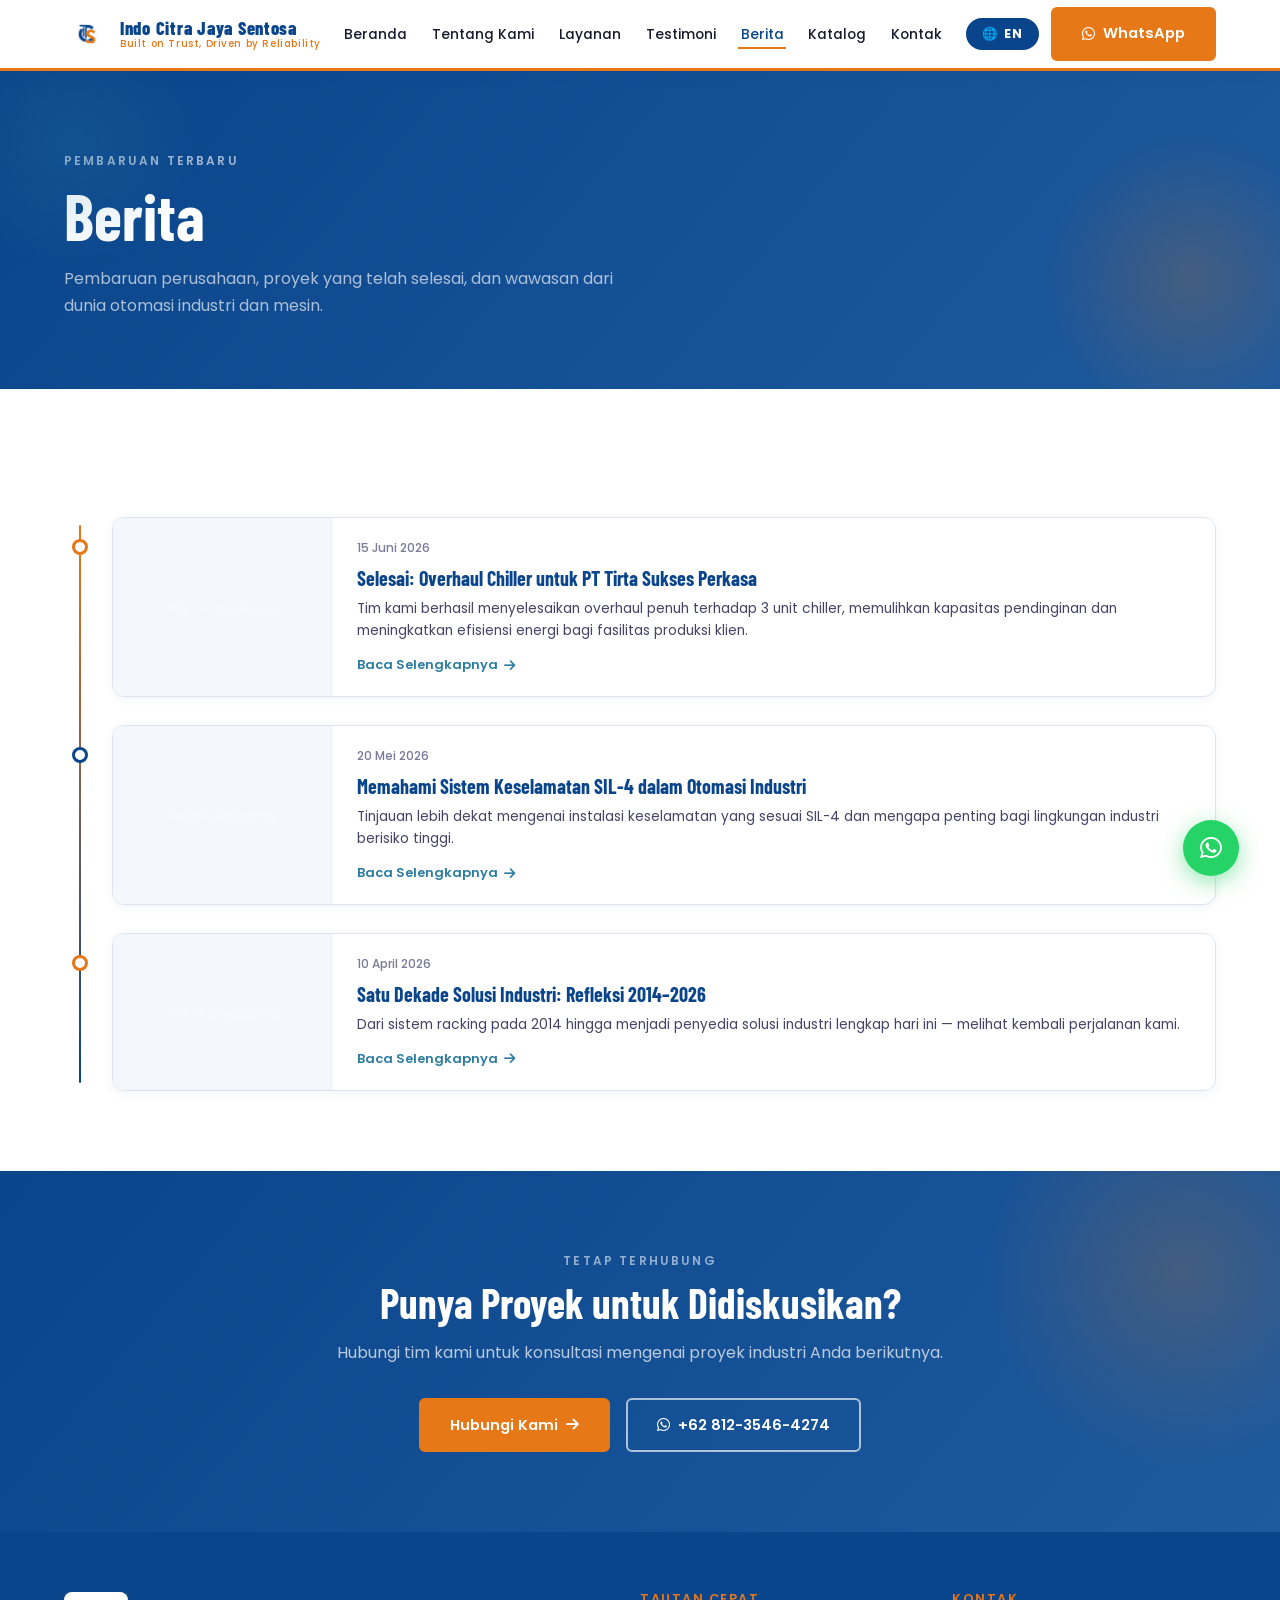
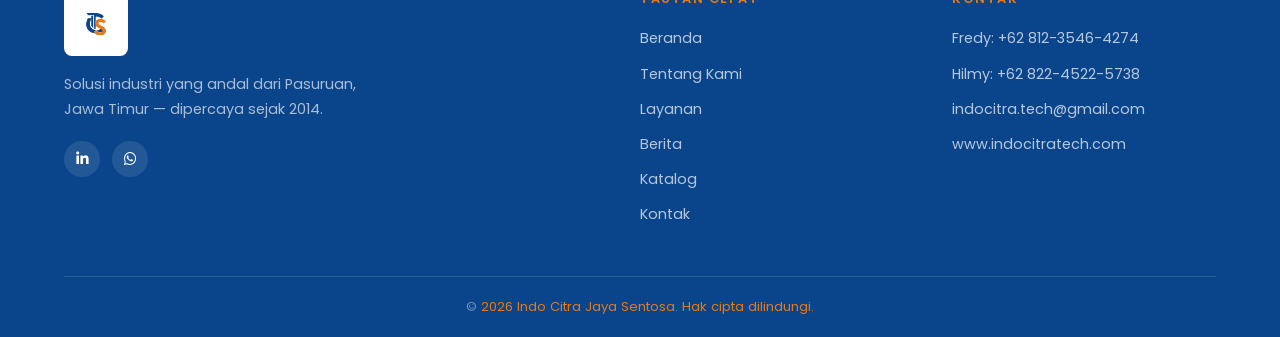
<file: id/news.html>
<!DOCTYPE html>
<html lang="id">
<head>
  <meta charset="UTF-8"/><meta name="viewport" content="width=device-width, initial-scale=1.0"/>
  <title>Berita &amp; Update | Indo Citra Jaya Sentosa</title>
  <meta name="description" content="Berita perusahaan, update proyek yang selesai, dan wawasan industri dari Indo Citra Jaya Sentosa — seputar otomasi, HVAC, sistem keselamatan, dan mesin." />
  <meta name="keywords" content="berita Indo Citra, update proyek industri, artikel otomasi HVAC Indonesia" />
  <meta name="author" content="Indo Citra Jaya Sentosa" />
  <meta name="robots" content="index, follow" />
  <meta name="googlebot" content="index, follow" />
  <meta name="bingbot" content="index, follow" />
  <meta name="geo.region" content="ID-JI" />
  <meta name="geo.placename" content="Pasuruan, Jawa Timur, Indonesia" />
  <meta name="geo.position" content="-7.602925;112.714826" />
  <meta name="ICBM" content="-7.602925, 112.714826" />
  <link rel="icon" type="image/x-icon" href="../favicon.ico" />
  <link rel="apple-touch-icon" href="../apple-touch-icon.png" />
  <link rel="icon" type="image/png" sizes="192x192" href="../favicon-192.png" />
  <link rel="canonical" href="https://www.indocitratech.com/id/news.html" />
  <link rel="alternate" hreflang="en" href="https://www.indocitratech.com/news.html" />
  <link rel="alternate" hreflang="id" href="https://www.indocitratech.com/id/news.html" />
  <link rel="alternate" hreflang="x-default" href="https://www.indocitratech.com/news.html" />
  <link rel="stylesheet" href="../style.css?v=1794630221"/>
  <link href="https://fonts.googleapis.com/css2?family=Poppins:wght@300;400;500;600;700;800&family=Barlow+Condensed:wght@600;700;800&display=swap" rel="stylesheet"/>
  <link rel="stylesheet" href="https://cdnjs.cloudflare.com/ajax/libs/font-awesome/6.5.0/css/all.min.css"/>
<script type="application/ld+json">
{
  "@context": "https://schema.org",
  "@graph": [
    {
      "@type": "BreadcrumbList",
      "itemListElement": [
        {
          "@type": "ListItem",
          "position": 1,
          "name": "Beranda",
          "item": "https://www.indocitratech.com/id/"
        },
        {
          "@type": "ListItem",
          "position": 2,
          "name": "Berita",
          "item": "https://www.indocitratech.com/id/news.html"
        }
      ]
    },
    {
      "@type": "Blog",
      "url": "https://www.indocitratech.com/id/news.html",
      "name": "Berita & Update | Indo Citra Jaya Sentosa",
      "publisher": {
        "@id": "https://www.indocitratech.com/#business"
      },
      "description": "Berita perusahaan, update proyek yang selesai, dan wawasan industri dari Indo Citra Jaya Sentosa — seputar otomasi, HVAC, sistem keselamatan, dan mesin.",
      "inLanguage": "id"
    }
  ]
}
</script>

  <!-- Open Graph / WhatsApp / LinkedIn preview -->
  <meta property="og:type" content="website" />
  <meta property="og:url" content="https://www.indocitratech.com/id/news.html" />
  <meta property="og:title" content="Berita &amp; Update | Indo Citra Jaya Sentosa" />
  <meta property="og:description" content="Berita perusahaan, update proyek yang selesai, dan wawasan industri dari Indo Citra Jaya Sentosa — seputar otomasi, HVAC, sistem keselamatan, dan mesin." />
  <meta property="og:image" content="https://www.indocitratech.com/images/logo-indocitra.png" />
  <meta property="og:image:width" content="400" />
  <meta property="og:image:height" content="400" />
  <meta property="og:site_name" content="Indo Citra Jaya Sentosa" />
  <meta property="og:locale" content="id_ID" />
  <meta property="og:locale:alternate" content="en_US" />
  <!-- Twitter Card -->
  <meta name="twitter:card" content="summary" />
  <meta name="twitter:title" content="Berita &amp; Update | Indo Citra Jaya Sentosa" />
  <meta name="twitter:description" content="Berita perusahaan, update proyek yang selesai, dan wawasan industri dari Indo Citra Jaya Sentosa — seputar otomasi, HVAC, sistem keselamatan, dan mesin." />
  <meta name="twitter:image" content="https://www.indocitratech.com/images/logo-indocitra.png" />
</head>
<body>
<div id="page-transition"><div class="pt-veil"></div><div class="pt-bar"></div></div>

<header>
  <div class="container">
    <nav class="nav-inner">
      <a href="index.html" class="nav-logo">
        <img src="../images/logo-indocitra.png?v=2" alt="Indo Citra Jaya Sentosa"/>
        <div class="nav-logo-text">
          <span class="brand">Indo Citra Jaya Sentosa</span>
          <span class="tagline">Built on Trust, Driven by Reliability</span>
        </div>
      </a>
      <ul class="nav-links" id="navLinks">
        <li><a href="index.html" data-en="Home" data-id="Beranda">Beranda</a></li>
        <li><a href="about.html" data-en="About" data-id="Tentang Kami">Tentang Kami</a></li>
        <li><a href="services.html" data-en="Services" data-id="Layanan">Layanan</a></li>
        <li><a href="testimonial.html" data-en="Testimonial" data-id="Testimoni">Testimoni</a></li>
        <li><a href="news.html" data-en="News" data-id="Berita">Berita</a></li>
        <li><a href="catalog.html" data-en="Catalog" data-id="Katalog">Katalog</a></li>
        <li><a href="contact.html" data-en="Contact" data-id="Kontak">Kontak</a></li>
      </ul>
      <div class="nav-cta">
        <a class="lang-toggle" id="langToggle" href="../news.html" hreflang="en" aria-label="English version">🌐 EN</a>
        <a href="https://wa.me/6281235464274" target="_blank" rel="noopener" class="btn btn-primary"><i class="fa-brands fa-whatsapp"></i> WhatsApp</a>
        <button class="nav-hamburger" id="hamburger"><span></span><span></span><span></span></button>
      </div>
    </nav>
  </div>
</header>

<section class="page-hero">
  <div class="container">
    <span class="section-label" data-en="Latest Updates" data-id="Pembaruan Terbaru">Pembaruan Terbaru</span>
    <h1 data-en="News" data-id="Berita">Berita</h1>
    <p data-en="Company updates, completed projects, and insights from the industrial automation and machinery world." data-id="Pembaruan perusahaan, proyek yang telah selesai, dan wawasan dari dunia otomasi industri dan mesin.">Pembaruan perusahaan, proyek yang telah selesai, dan wawasan dari dunia otomasi industri dan mesin.</p>
  </div>
</section>

<section class="section">
  <div class="container">
    <div id="newsGrid" class="news-timeline">
      <!-- Populated by JS from Google Sheet, with fallback sample content -->
    </div>
  </div>
</section>

<section class="cta-section">
  <div class="container">
    <span class="section-label" style="color:rgba(255,255,255,0.55);" data-en="Stay Connected" data-id="Tetap Terhubung">Tetap Terhubung</span>
    <h2 data-en="Have a Project to Discuss?" data-id="Punya Proyek untuk Didiskusikan?">Punya Proyek untuk Didiskusikan?</h2>
    <p data-en="Reach out to our team for a consultation on your next industrial project." data-id="Hubungi tim kami untuk konsultasi mengenai proyek industri Anda berikutnya.">Hubungi tim kami untuk konsultasi mengenai proyek industri Anda berikutnya.</p>
    <div class="cta-actions">
      <a href="contact.html" class="btn btn-primary" data-en="Contact Us" data-id="Hubungi Kami">Hubungi Kami <i class="fa-solid fa-arrow-right"></i></a>
      <a href="https://wa.me/6281235464274" target="_blank" rel="noopener" class="btn btn-outline"><i class="fa-brands fa-whatsapp"></i> +62 812-3546-4274</a>
    </div>
  </div>
</section>

<footer>
  <div class="container">
    <div class="footer-grid">
      <div class="footer-brand">
        <img src="../images/logo-indocitra.png?v=2" alt="Indo Citra Jaya Sentosa"/>
        <p data-en="Reliable industrial solutions from Pasuruan, East Java — trusted since 2014." data-id="Solusi industri yang andal dari Pasuruan, Jawa Timur — dipercaya sejak 2014.">Solusi industri yang andal dari Pasuruan, Jawa Timur — dipercaya sejak 2014.</p>
        <div class="footer-social" style="margin-top:1.25rem;">
          <a href="https://www.linkedin.com/company/indocitra-jaya-sentosa" target="_blank" rel="noopener" aria-label="LinkedIn"><i class="fa-brands fa-linkedin-in"></i></a>
          <a href="https://wa.me/6281235464274" target="_blank" rel="noopener" aria-label="WhatsApp"><i class="fa-brands fa-whatsapp"></i></a>
        </div>
      </div>
      <div class="footer-col">
        <h4 data-en="Quick Links" data-id="Tautan Cepat">Tautan Cepat</h4>
        <ul>
          <li><a href="index.html" data-en="Home" data-id="Beranda">Beranda</a></li>
          <li><a href="about.html" data-en="About Us" data-id="Tentang Kami">Tentang Kami</a></li>
          <li><a href="services.html" data-en="Services" data-id="Layanan">Layanan</a></li>
          <li><a href="news.html" data-en="News" data-id="Berita">Berita</a></li>
          <li><a href="catalog.html" data-en="Catalog" data-id="Katalog">Katalog</a></li>
          <li><a href="contact.html" data-en="Contact" data-id="Kontak">Kontak</a></li>
        </ul>
      </div>
      <div class="footer-col">
        <h4 data-en="Contact" data-id="Kontak">Kontak</h4>
        <ul>
          <li><a href="https://wa.me/6281235464274" target="_blank">Fredy: +62 812-3546-4274</a></li>
          <li><a href="https://wa.me/6282245225738" target="_blank">Hilmy: +62 822-4522-5738</a></li>
          <li><a href="mailto:indocitra.tech@gmail.com">indocitra.tech@gmail.com</a></li>
          <li><a href="https://www.indocitratech.com" target="_blank">www.indocitratech.com</a></li>
        </ul>
      </div>
    </div>
    <div class="footer-bottom">&copy; <span id="year"></span> <span>Indo Citra Jaya Sentosa</span>. <span data-en="All rights reserved." data-id="Hak cipta dilindungi.">Hak cipta dilindungi.</span></div>
  </div>
</footer>

<!-- Shared detail modal -->
<div class="detail-modal-backdrop" id="detailModalBackdrop">
  <div class="detail-modal" id="detailModal"></div>
</div>

<div class="wa-wrap">
  <svg class="wa-curved-text" viewBox="0 0 90 48" xmlns="http://www.w3.org/2000/svg">
    <path id="waCurve" d="M 8,40 Q 45,4 82,40" fill="none"/>
    <text><textPath href="#waCurve" startOffset="50%" text-anchor="middle" data-en="Contact Us!" data-id="Hubungi Kami!">Hubungi Kami!</textPath></text>
  </svg>
  <a class="wa-float" href="https://wa.me/6281235464274" target="_blank" rel="noopener" aria-label="Chat on WhatsApp"><i class="fa-brands fa-whatsapp"></i></a>
</div>
<script src="../script.js?v=1794630221"></script>
<script src="../content-data.js?v=1794630221"></script>
</body>
</html>
</file>
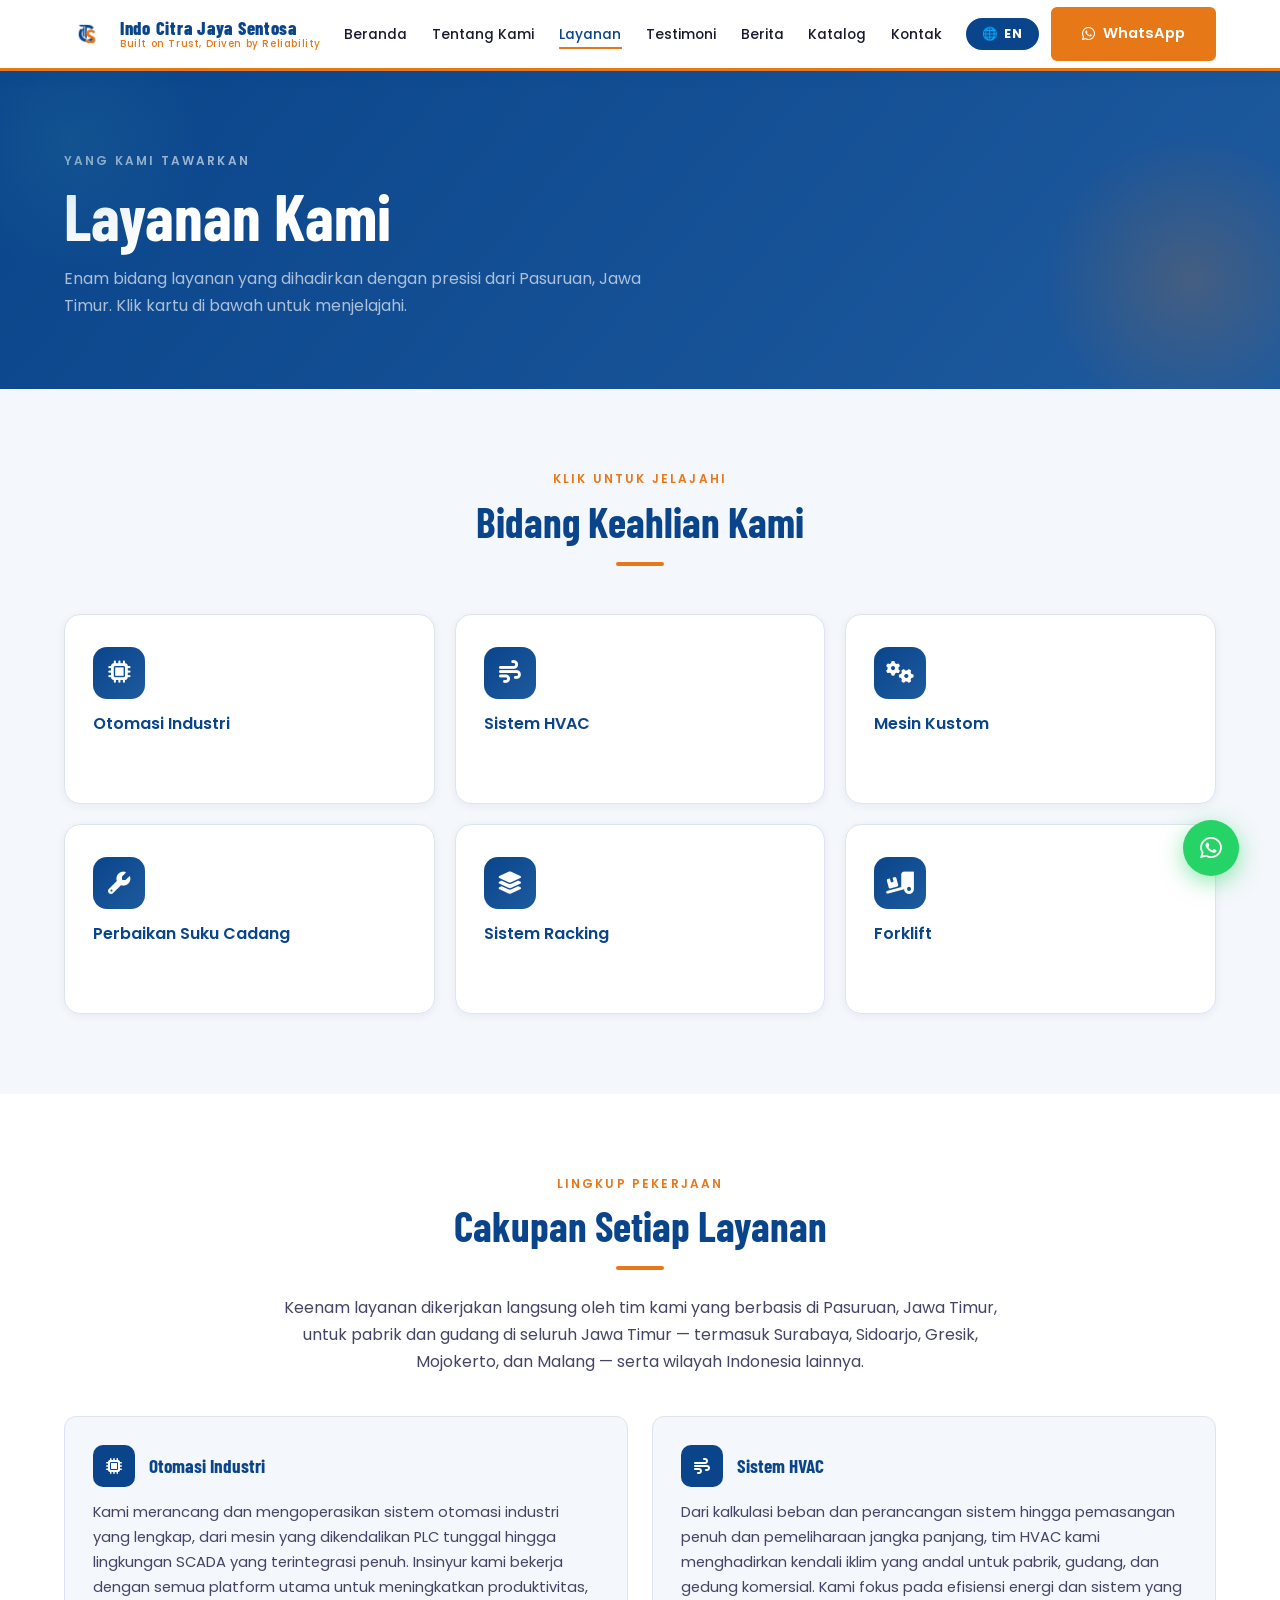
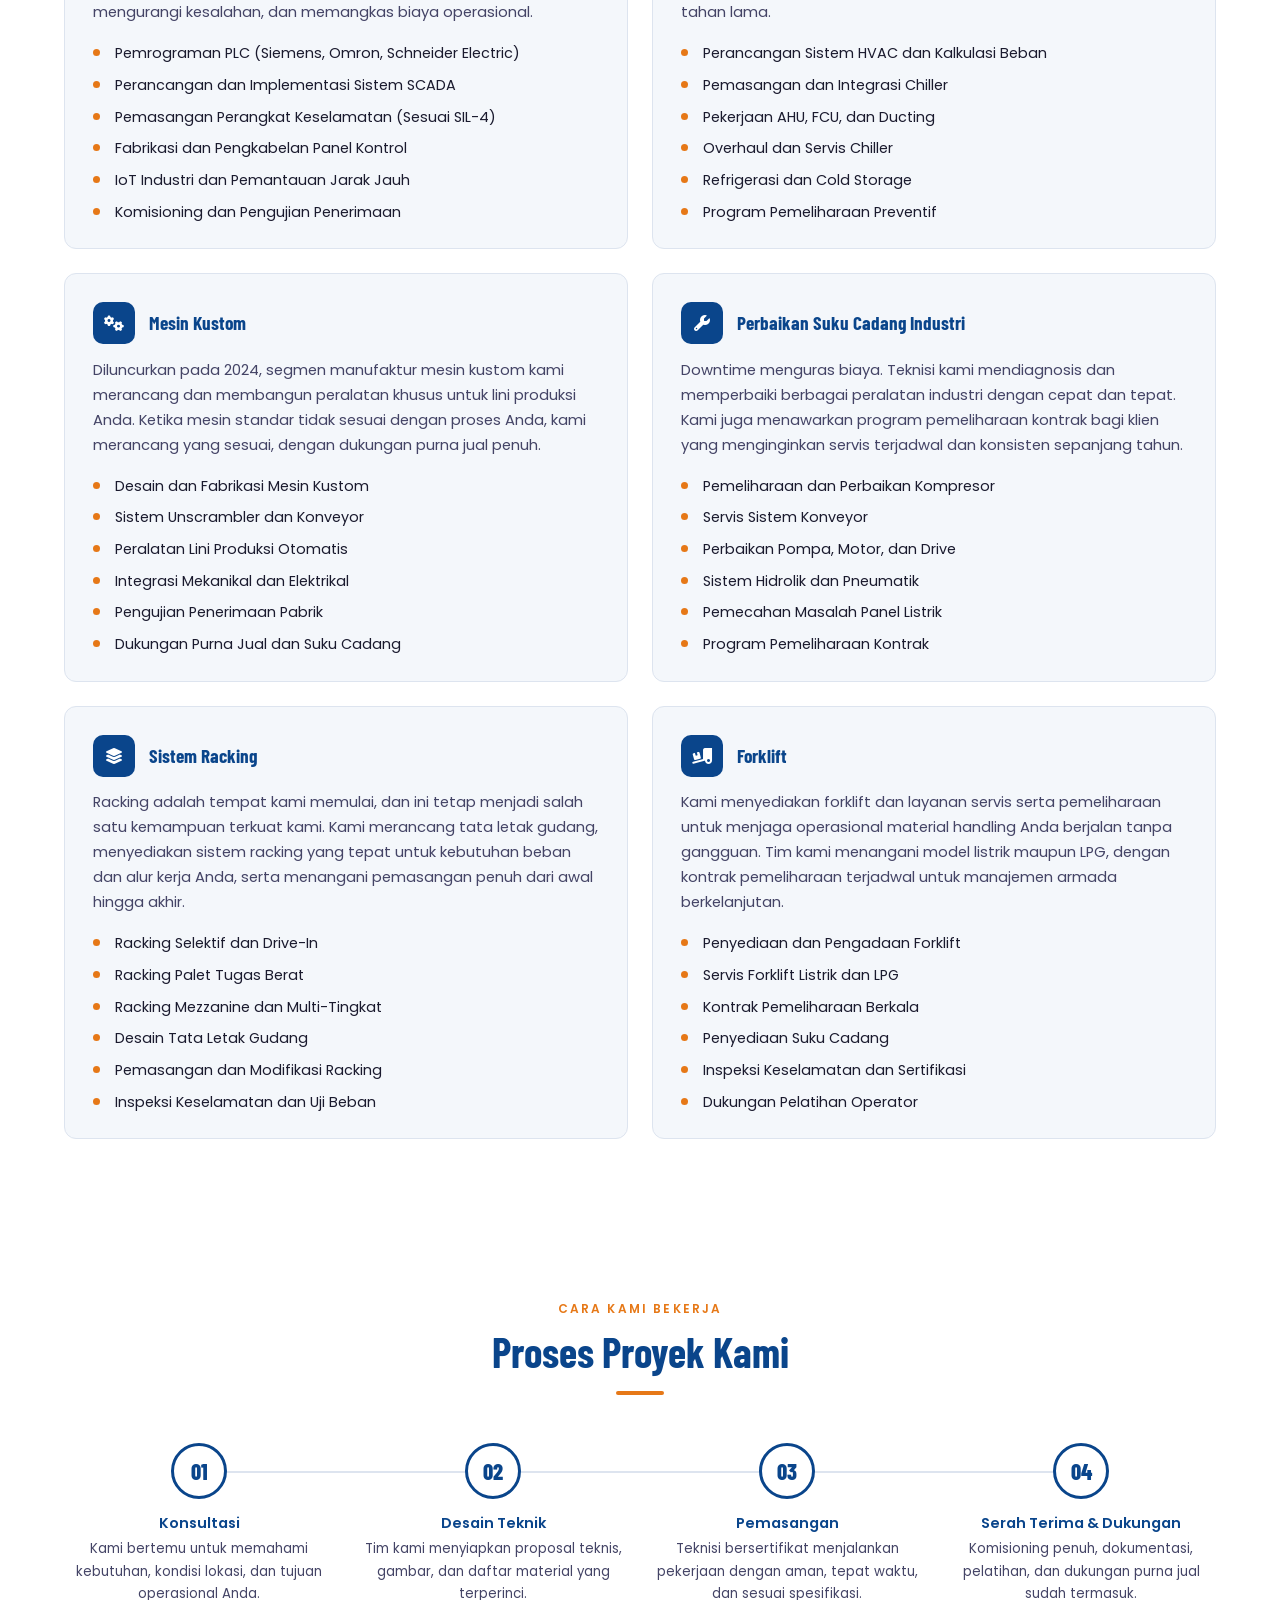
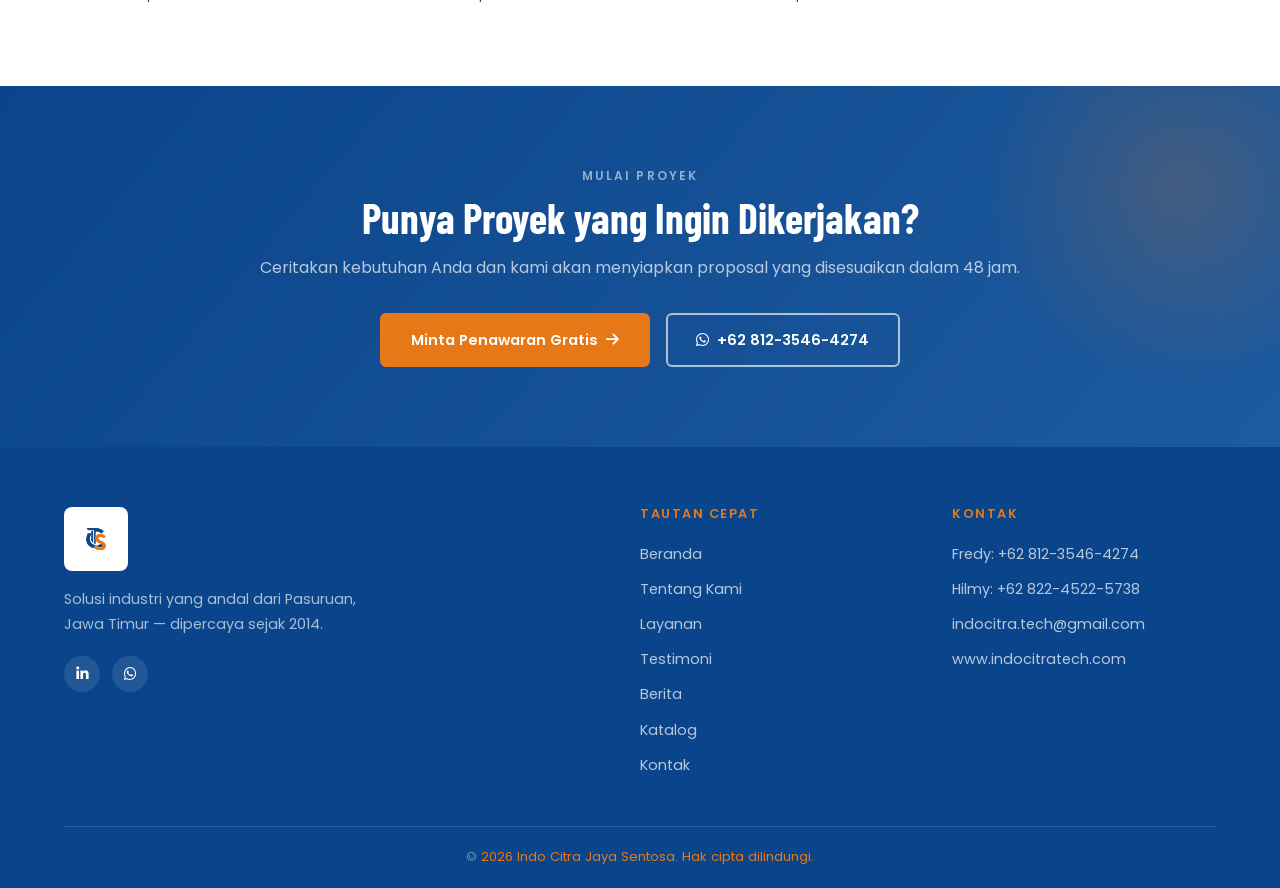
<file: id/services.html>
<!DOCTYPE html>
<html lang="id">
<head>
  <meta charset="UTF-8"/><meta name="viewport" content="width=device-width, initial-scale=1.0"/>
  <title>Jasa Otomasi Industri, HVAC &amp; Mesin Kustom | Indo Citra Jaya Sentosa</title>
  <meta name="description" content="Jasa otomasi industri (PLC/SCADA), instalasi dan servis HVAC, pembuatan mesin kustom, racking gudang, forklift, serta perbaikan suku cadang industri. Berbasis di Pasuruan, melayani seluruh Indonesia." />
  <meta name="keywords" content="jasa otomasi industri, pemrograman PLC, SCADA, instalasi HVAC, overhaul chiller, mesin kustom, racking gudang, servis forklift, perbaikan suku cadang industri" />
  <meta name="author" content="Indo Citra Jaya Sentosa" />
  <meta name="robots" content="index, follow" />
  <meta name="googlebot" content="index, follow" />
  <meta name="bingbot" content="index, follow" />
  <meta name="geo.region" content="ID-JI" />
  <meta name="geo.placename" content="Pasuruan, Jawa Timur, Indonesia" />
  <meta name="geo.position" content="-7.602925;112.714826" />
  <meta name="ICBM" content="-7.602925, 112.714826" />
  <link rel="icon" type="image/x-icon" href="../favicon.ico" />
  <link rel="apple-touch-icon" href="../apple-touch-icon.png" />
  <link rel="icon" type="image/png" sizes="192x192" href="../favicon-192.png" />
  <link rel="canonical" href="https://www.indocitratech.com/id/services.html" />
  <link rel="alternate" hreflang="en" href="https://www.indocitratech.com/services.html" />
  <link rel="alternate" hreflang="id" href="https://www.indocitratech.com/id/services.html" />
  <link rel="alternate" hreflang="x-default" href="https://www.indocitratech.com/services.html" />
  <link rel="stylesheet" href="../style.css?v=1794630221"/>
  <link href="https://fonts.googleapis.com/css2?family=Poppins:wght@300;400;500;600;700;800&family=Barlow+Condensed:wght@600;700;800&display=swap" rel="stylesheet"/>
  <link rel="stylesheet" href="https://cdnjs.cloudflare.com/ajax/libs/font-awesome/6.5.0/css/all.min.css"/>
<script type="application/ld+json" id="ld-page">
{
  "@context": "https://schema.org",
  "@graph": [
    {
      "@type": "BreadcrumbList",
      "itemListElement": [
        {
          "@type": "ListItem",
          "position": 1,
          "name": "Beranda",
          "item": "https://www.indocitratech.com/id/"
        },
        {
          "@type": "ListItem",
          "position": 2,
          "name": "Layanan",
          "item": "https://www.indocitratech.com/id/services.html"
        }
      ]
    },
    {
      "@type": "Service",
      "@id": "https://www.indocitratech.com/id/services.html#automation",
      "name": "Otomasi Industri",
      "serviceType": "Otomasi Industri",
      "description": "Kami merancang dan mengoperasikan sistem otomasi industri yang lengkap, dari mesin yang dikendalikan PLC tunggal hingga lingkungan SCADA yang terintegrasi penuh. Insinyur kami bekerja dengan semua platform utama untuk meningkatkan produktivitas, mengurangi kesalahan, dan memangkas biaya operasional.",
      "provider": {
        "@id": "https://www.indocitratech.com/#business"
      },
      "areaServed": {
        "@type": "Country",
        "name": "Indonesia"
      },
      "url": "https://www.indocitratech.com/id/services.html#automation",
      "inLanguage": "id"
    },
    {
      "@type": "Service",
      "@id": "https://www.indocitratech.com/id/services.html#hvac",
      "name": "Sistem HVAC",
      "serviceType": "Sistem HVAC",
      "description": "Dari kalkulasi beban dan perancangan sistem hingga pemasangan penuh dan pemeliharaan jangka panjang, tim HVAC kami menghadirkan kendali iklim yang andal untuk pabrik, gudang, dan gedung komersial. Kami fokus pada efisiensi energi dan sistem yang tahan lama.",
      "provider": {
        "@id": "https://www.indocitratech.com/#business"
      },
      "areaServed": {
        "@type": "Country",
        "name": "Indonesia"
      },
      "url": "https://www.indocitratech.com/id/services.html#hvac",
      "inLanguage": "id"
    },
    {
      "@type": "Service",
      "@id": "https://www.indocitratech.com/id/services.html#machinery",
      "name": "Mesin Kustom",
      "serviceType": "Mesin Kustom",
      "description": "Diluncurkan pada 2024, segmen manufaktur mesin kustom kami merancang dan membangun peralatan khusus untuk lini produksi Anda. Ketika mesin standar tidak sesuai dengan proses Anda, kami merancang yang sesuai, dengan dukungan purna jual penuh.",
      "provider": {
        "@id": "https://www.indocitratech.com/#business"
      },
      "areaServed": {
        "@type": "Country",
        "name": "Indonesia"
      },
      "url": "https://www.indocitratech.com/id/services.html#machinery",
      "inLanguage": "id"
    },
    {
      "@type": "Service",
      "@id": "https://www.indocitratech.com/id/services.html#repair",
      "name": "Perbaikan Suku Cadang Industri",
      "serviceType": "Perbaikan Suku Cadang Industri",
      "description": "Downtime menguras biaya. Teknisi kami mendiagnosis dan memperbaiki berbagai peralatan industri dengan cepat dan tepat. Kami juga menawarkan program pemeliharaan kontrak bagi klien yang menginginkan servis terjadwal dan konsisten sepanjang tahun.",
      "provider": {
        "@id": "https://www.indocitratech.com/#business"
      },
      "areaServed": {
        "@type": "Country",
        "name": "Indonesia"
      },
      "url": "https://www.indocitratech.com/id/services.html#repair",
      "inLanguage": "id"
    },
    {
      "@type": "Service",
      "@id": "https://www.indocitratech.com/id/services.html#racking",
      "name": "Sistem Racking",
      "serviceType": "Sistem Racking",
      "description": "Racking adalah tempat kami memulai, dan ini tetap menjadi salah satu kemampuan terkuat kami. Kami merancang tata letak gudang, menyediakan sistem racking yang tepat untuk kebutuhan beban dan alur kerja Anda, serta menangani pemasangan penuh dari awal hingga akhir.",
      "provider": {
        "@id": "https://www.indocitratech.com/#business"
      },
      "areaServed": {
        "@type": "Country",
        "name": "Indonesia"
      },
      "url": "https://www.indocitratech.com/id/services.html#racking",
      "inLanguage": "id"
    },
    {
      "@type": "Service",
      "@id": "https://www.indocitratech.com/id/services.html#forklift",
      "name": "Forklift",
      "serviceType": "Forklift",
      "description": "Kami menyediakan forklift dan layanan servis serta pemeliharaan untuk menjaga operasional material handling Anda berjalan tanpa gangguan. Tim kami menangani model listrik maupun LPG, dengan kontrak pemeliharaan terjadwal untuk manajemen armada berkelanjutan.",
      "provider": {
        "@id": "https://www.indocitratech.com/#business"
      },
      "areaServed": {
        "@type": "Country",
        "name": "Indonesia"
      },
      "url": "https://www.indocitratech.com/id/services.html#forklift",
      "inLanguage": "id"
    }
  ]
}
</script>

  <!-- Open Graph / WhatsApp / LinkedIn preview -->
  <meta property="og:type" content="website" />
  <meta property="og:url" content="https://www.indocitratech.com/id/services.html" />
  <meta property="og:title" content="Jasa Otomasi Industri, HVAC &amp; Mesin Kustom | Indo Citra Jaya Sentosa" />
  <meta property="og:description" content="Jasa otomasi industri (PLC/SCADA), instalasi dan servis HVAC, pembuatan mesin kustom, racking gudang, forklift, serta perbaikan suku cadang industri. Berbasis di Pasuruan, melayani seluruh Indonesia." />
  <meta property="og:image" content="https://www.indocitratech.com/images/logo-indocitra.png" />
  <meta property="og:image:width" content="400" />
  <meta property="og:image:height" content="400" />
  <meta property="og:site_name" content="Indo Citra Jaya Sentosa" />
  <meta property="og:locale" content="id_ID" />
  <meta property="og:locale:alternate" content="en_US" />
  <!-- Twitter Card -->
  <meta name="twitter:card" content="summary" />
  <meta name="twitter:title" content="Jasa Otomasi Industri, HVAC &amp; Mesin Kustom | Indo Citra Jaya Sentosa" />
  <meta name="twitter:description" content="Jasa otomasi industri (PLC/SCADA), instalasi dan servis HVAC, pembuatan mesin kustom, racking gudang, forklift, serta perbaikan suku cadang industri. Berbasis di Pasuruan, melayani seluruh Indonesia." />
  <meta name="twitter:image" content="https://www.indocitratech.com/images/logo-indocitra.png" />
</head>
<body>
<div id="page-transition"><div class="pt-veil"></div><div class="pt-bar"></div></div>

<header>
  <div class="container">
    <nav class="nav-inner">
      <a href="index.html" class="nav-logo">
        <img src="../images/logo-indocitra.png?v=2" alt="Indo Citra Jaya Sentosa"/>
        <div class="nav-logo-text">
          <span class="brand">Indo Citra Jaya Sentosa</span>
          <span class="tagline">Built on Trust, Driven by Reliability</span>
        </div>
      </a>
      <ul class="nav-links" id="navLinks">
        <li><a href="index.html" data-en="Home" data-id="Beranda">Beranda</a></li>
        <li><a href="about.html" data-en="About" data-id="Tentang Kami">Tentang Kami</a></li>
        <li><a href="services.html" data-en="Services" data-id="Layanan">Layanan</a></li>
        <li><a href="testimonial.html" data-en="Testimonial" data-id="Testimoni">Testimoni</a></li>
        <li><a href="news.html" data-en="News" data-id="Berita">Berita</a></li>
        <li><a href="catalog.html" data-en="Catalog" data-id="Katalog">Katalog</a></li>
        <li><a href="contact.html" data-en="Contact" data-id="Kontak">Kontak</a></li>
      </ul>
      <div class="nav-cta">
        <a class="lang-toggle" id="langToggle" href="../services.html" hreflang="en" aria-label="English version">🌐 EN</a>
        <a href="https://wa.me/6281235464274" target="_blank" rel="noopener" class="btn btn-primary"><i class="fa-brands fa-whatsapp"></i> WhatsApp</a>
        <button class="nav-hamburger" id="hamburger"><span></span><span></span><span></span></button>
      </div>
    </nav>
  </div>
</header>

<section class="page-hero">
  <div class="container">
    <span class="section-label" data-en="What We Offer" data-id="Yang Kami Tawarkan">Yang Kami Tawarkan</span>
    <h1 data-en="Our Services" data-id="Layanan Kami">Layanan Kami</h1>
    <p data-en="Six service areas delivered with precision from Pasuruan, East Java. Click any card below to explore." data-id="Enam bidang layanan yang dihadirkan dengan presisi dari Pasuruan, Jawa Timur. Klik kartu di bawah untuk menjelajahi.">Enam bidang layanan yang dihadirkan dengan presisi dari Pasuruan, Jawa Timur. Klik kartu di bawah untuk menjelajahi.</p>
  </div>
</section>

<!-- INTERACTIVE SERVICES SHOWCASE -->
<section class="section" style="background:var(--off-white);">
  <div class="container">
    <div class="text-center reveal" style="margin-bottom:0;">
      <span class="section-label" data-en="Click to Explore" data-id="Klik untuk Jelajahi">Klik untuk Jelajahi</span>
      <h2 class="section-title" data-en="What We Specialise In" data-id="Bidang Keahlian Kami">Bidang Keahlian Kami</h2>
      <div class="divider center"></div>
    </div>

    <div class="svc-interactive reveal" id="svcInteractive">
      <div class="svc-detail-panel" id="svcDetailPanel"></div>
      <div class="svc-cards-grid" id="svcCardsGrid"></div>
    </div>
  </div>
</section>

<!-- SERVICE SCOPE (static, crawlable) -->
<section class="section svc-scope" id="scope">
  <div class="container">
    <div class="text-center reveal">
      <span class="section-label" data-en="Scope of Work" data-id="Lingkup Pekerjaan">Lingkup Pekerjaan</span>
      <h2 class="section-title" data-en="What Each Service Covers" data-id="Cakupan Setiap Layanan">Cakupan Setiap Layanan</h2>
      <div class="divider center"></div>
      <p class="section-sub" style="margin:0 auto; max-width:720px;" data-en="All six services are delivered by our own team based in Pasuruan, East Java, for factories and warehouses across East Java — including Surabaya, Sidoarjo, Gresik, Mojokerto and Malang — and the rest of Indonesia." data-id="Keenam layanan dikerjakan langsung oleh tim kami yang berbasis di Pasuruan, Jawa Timur, untuk pabrik dan gudang di seluruh Jawa Timur — termasuk Surabaya, Sidoarjo, Gresik, Mojokerto, dan Malang — serta wilayah Indonesia lainnya.">Keenam layanan dikerjakan langsung oleh tim kami yang berbasis di Pasuruan, Jawa Timur, untuk pabrik dan gudang di seluruh Jawa Timur — termasuk Surabaya, Sidoarjo, Gresik, Mojokerto, dan Malang — serta wilayah Indonesia lainnya.</p>
    </div>
    <div class="svc-scope-grid">
        <article class="svc-scope-item" id="automation">
          <div class="svc-scope-head"><span class="svc-scope-icon"><i class="fa-solid fa-microchip"></i></span><h3 data-en="Industrial Automation" data-id="Otomasi Industri">Otomasi Industri</h3></div>
          <p data-en="We design and commission complete industrial automation systems, from single PLC-controlled machines to fully integrated SCADA environments. Our engineers work with all major platforms to improve throughput, reduce errors, and cut operating costs." data-id="Kami merancang dan mengoperasikan sistem otomasi industri yang lengkap, dari mesin yang dikendalikan PLC tunggal hingga lingkungan SCADA yang terintegrasi penuh. Insinyur kami bekerja dengan semua platform utama untuk meningkatkan produktivitas, mengurangi kesalahan, dan memangkas biaya operasional.">Kami merancang dan mengoperasikan sistem otomasi industri yang lengkap, dari mesin yang dikendalikan PLC tunggal hingga lingkungan SCADA yang terintegrasi penuh. Insinyur kami bekerja dengan semua platform utama untuk meningkatkan produktivitas, mengurangi kesalahan, dan memangkas biaya operasional.</p>
          <ul>
            <li data-en="PLC Programming (Siemens, Omron, Schneider Electric)" data-id="Pemrograman PLC (Siemens, Omron, Schneider Electric)">Pemrograman PLC (Siemens, Omron, Schneider Electric)</li>
            <li data-en="SCADA System Design and Implementation" data-id="Perancangan dan Implementasi Sistem SCADA">Perancangan dan Implementasi Sistem SCADA</li>
            <li data-en="Safety Device Installation (SIL-4 Compliant)" data-id="Pemasangan Perangkat Keselamatan (Sesuai SIL-4)">Pemasangan Perangkat Keselamatan (Sesuai SIL-4)</li>
            <li data-en="Control Panel Fabrication and Wiring" data-id="Fabrikasi dan Pengkabelan Panel Kontrol">Fabrikasi dan Pengkabelan Panel Kontrol</li>
            <li data-en="Industrial IoT and Remote Monitoring" data-id="IoT Industri dan Pemantauan Jarak Jauh">IoT Industri dan Pemantauan Jarak Jauh</li>
            <li data-en="Commissioning and Acceptance Testing" data-id="Komisioning dan Pengujian Penerimaan">Komisioning dan Pengujian Penerimaan</li>
          </ul>
        </article>
        <article class="svc-scope-item" id="hvac">
          <div class="svc-scope-head"><span class="svc-scope-icon"><i class="fa-solid fa-wind"></i></span><h3 data-en="HVAC Systems" data-id="Sistem HVAC">Sistem HVAC</h3></div>
          <p data-en="From load calculation and system design through to full installation and long-term maintenance, our HVAC team delivers reliable climate control for factories, warehouses, and commercial buildings. We focus on energy efficiency and systems built to last." data-id="Dari kalkulasi beban dan perancangan sistem hingga pemasangan penuh dan pemeliharaan jangka panjang, tim HVAC kami menghadirkan kendali iklim yang andal untuk pabrik, gudang, dan gedung komersial. Kami fokus pada efisiensi energi dan sistem yang tahan lama.">Dari kalkulasi beban dan perancangan sistem hingga pemasangan penuh dan pemeliharaan jangka panjang, tim HVAC kami menghadirkan kendali iklim yang andal untuk pabrik, gudang, dan gedung komersial. Kami fokus pada efisiensi energi dan sistem yang tahan lama.</p>
          <ul>
            <li data-en="HVAC System Design and Load Calculation" data-id="Perancangan Sistem HVAC dan Kalkulasi Beban">Perancangan Sistem HVAC dan Kalkulasi Beban</li>
            <li data-en="Chiller Installation and Integration" data-id="Pemasangan dan Integrasi Chiller">Pemasangan dan Integrasi Chiller</li>
            <li data-en="AHU, FCU and Ducting Works" data-id="Pekerjaan AHU, FCU, dan Ducting">Pekerjaan AHU, FCU, dan Ducting</li>
            <li data-en="Chiller Overhaul and Servicing" data-id="Overhaul dan Servis Chiller">Overhaul dan Servis Chiller</li>
            <li data-en="Refrigeration and Cold Storage" data-id="Refrigerasi dan Cold Storage">Refrigerasi dan Cold Storage</li>
            <li data-en="Preventive Maintenance Programs" data-id="Program Pemeliharaan Preventif">Program Pemeliharaan Preventif</li>
          </ul>
        </article>
        <article class="svc-scope-item" id="machinery">
          <div class="svc-scope-head"><span class="svc-scope-icon"><i class="fa-solid fa-gears"></i></span><h3 data-en="Custom Machinery" data-id="Mesin Kustom">Mesin Kustom</h3></div>
          <p data-en="Launched in 2024, our custom machine manufacturing segment designs and builds equipment specifically for your production line. When standard machines do not fit your process, we engineer one that does, backed by full after-sales support." data-id="Diluncurkan pada 2024, segmen manufaktur mesin kustom kami merancang dan membangun peralatan khusus untuk lini produksi Anda. Ketika mesin standar tidak sesuai dengan proses Anda, kami merancang yang sesuai, dengan dukungan purna jual penuh.">Diluncurkan pada 2024, segmen manufaktur mesin kustom kami merancang dan membangun peralatan khusus untuk lini produksi Anda. Ketika mesin standar tidak sesuai dengan proses Anda, kami merancang yang sesuai, dengan dukungan purna jual penuh.</p>
          <ul>
            <li data-en="Custom Machine Design and Fabrication" data-id="Desain dan Fabrikasi Mesin Kustom">Desain dan Fabrikasi Mesin Kustom</li>
            <li data-en="Unscrambler and Conveyor Systems" data-id="Sistem Unscrambler dan Konveyor">Sistem Unscrambler dan Konveyor</li>
            <li data-en="Automated Production Line Equipment" data-id="Peralatan Lini Produksi Otomatis">Peralatan Lini Produksi Otomatis</li>
            <li data-en="Mechanical and Electrical Integration" data-id="Integrasi Mekanikal dan Elektrikal">Integrasi Mekanikal dan Elektrikal</li>
            <li data-en="Factory Acceptance Testing" data-id="Pengujian Penerimaan Pabrik">Pengujian Penerimaan Pabrik</li>
            <li data-en="After-Sales Support and Spare Parts" data-id="Dukungan Purna Jual dan Suku Cadang">Dukungan Purna Jual dan Suku Cadang</li>
          </ul>
        </article>
        <article class="svc-scope-item" id="repair">
          <div class="svc-scope-head"><span class="svc-scope-icon"><i class="fa-solid fa-wrench"></i></span><h3 data-en="Repair Industrial Parts" data-id="Perbaikan Suku Cadang Industri">Perbaikan Suku Cadang Industri</h3></div>
          <p data-en="Downtime costs money. Our technicians diagnose and repair a wide range of industrial equipment quickly and correctly. We also offer contract maintenance programs for clients who want consistent, scheduled servicing year-round." data-id="Downtime menguras biaya. Teknisi kami mendiagnosis dan memperbaiki berbagai peralatan industri dengan cepat dan tepat. Kami juga menawarkan program pemeliharaan kontrak bagi klien yang menginginkan servis terjadwal dan konsisten sepanjang tahun.">Downtime menguras biaya. Teknisi kami mendiagnosis dan memperbaiki berbagai peralatan industri dengan cepat dan tepat. Kami juga menawarkan program pemeliharaan kontrak bagi klien yang menginginkan servis terjadwal dan konsisten sepanjang tahun.</p>
          <ul>
            <li data-en="Compressor Maintenance and Repair" data-id="Pemeliharaan dan Perbaikan Kompresor">Pemeliharaan dan Perbaikan Kompresor</li>
            <li data-en="Conveyor System Servicing" data-id="Servis Sistem Konveyor">Servis Sistem Konveyor</li>
            <li data-en="Pump, Motor and Drive Repair" data-id="Perbaikan Pompa, Motor, dan Drive">Perbaikan Pompa, Motor, dan Drive</li>
            <li data-en="Hydraulic and Pneumatic Systems" data-id="Sistem Hidrolik dan Pneumatik">Sistem Hidrolik dan Pneumatik</li>
            <li data-en="Electrical Panel Troubleshooting" data-id="Pemecahan Masalah Panel Listrik">Pemecahan Masalah Panel Listrik</li>
            <li data-en="Contract Maintenance Programs" data-id="Program Pemeliharaan Kontrak">Program Pemeliharaan Kontrak</li>
          </ul>
        </article>
        <article class="svc-scope-item" id="racking">
          <div class="svc-scope-head"><span class="svc-scope-icon"><i class="fa-solid fa-layer-group"></i></span><h3 data-en="Racking Systems" data-id="Sistem Racking">Sistem Racking</h3></div>
          <p data-en="Racking is where we started, and it remains one of our strongest capabilities. We design warehouse layouts, supply the right racking system for your load and workflow requirements, and handle the full installation from start to finish." data-id="Racking adalah tempat kami memulai, dan ini tetap menjadi salah satu kemampuan terkuat kami. Kami merancang tata letak gudang, menyediakan sistem racking yang tepat untuk kebutuhan beban dan alur kerja Anda, serta menangani pemasangan penuh dari awal hingga akhir.">Racking adalah tempat kami memulai, dan ini tetap menjadi salah satu kemampuan terkuat kami. Kami merancang tata letak gudang, menyediakan sistem racking yang tepat untuk kebutuhan beban dan alur kerja Anda, serta menangani pemasangan penuh dari awal hingga akhir.</p>
          <ul>
            <li data-en="Selective and Drive-In Racking" data-id="Racking Selektif dan Drive-In">Racking Selektif dan Drive-In</li>
            <li data-en="Heavy-Duty Pallet Racking" data-id="Racking Palet Tugas Berat">Racking Palet Tugas Berat</li>
            <li data-en="Mezzanine and Multi-Tier Racking" data-id="Racking Mezzanine dan Multi-Tingkat">Racking Mezzanine dan Multi-Tingkat</li>
            <li data-en="Warehouse Layout Design" data-id="Desain Tata Letak Gudang">Desain Tata Letak Gudang</li>
            <li data-en="Racking Installation and Modification" data-id="Pemasangan dan Modifikasi Racking">Pemasangan dan Modifikasi Racking</li>
            <li data-en="Safety Inspection and Load Testing" data-id="Inspeksi Keselamatan dan Uji Beban">Inspeksi Keselamatan dan Uji Beban</li>
          </ul>
        </article>
        <article class="svc-scope-item" id="forklift">
          <div class="svc-scope-head"><span class="svc-scope-icon"><i class="fa-solid fa-truck-ramp-box"></i></span><h3 data-en="Forklift" data-id="Forklift">Forklift</h3></div>
          <p data-en="We supply forklifts and provide servicing and maintenance to keep your material handling operations running without interruption. Our team handles both electric and LPG models, with scheduled maintenance contracts available for ongoing fleet management." data-id="Kami menyediakan forklift dan layanan servis serta pemeliharaan untuk menjaga operasional material handling Anda berjalan tanpa gangguan. Tim kami menangani model listrik maupun LPG, dengan kontrak pemeliharaan terjadwal untuk manajemen armada berkelanjutan.">Kami menyediakan forklift dan layanan servis serta pemeliharaan untuk menjaga operasional material handling Anda berjalan tanpa gangguan. Tim kami menangani model listrik maupun LPG, dengan kontrak pemeliharaan terjadwal untuk manajemen armada berkelanjutan.</p>
          <ul>
            <li data-en="Forklift Supply and Procurement" data-id="Penyediaan dan Pengadaan Forklift">Penyediaan dan Pengadaan Forklift</li>
            <li data-en="Electric and LPG Forklift Servicing" data-id="Servis Forklift Listrik dan LPG">Servis Forklift Listrik dan LPG</li>
            <li data-en="Periodic Maintenance Contracts" data-id="Kontrak Pemeliharaan Berkala">Kontrak Pemeliharaan Berkala</li>
            <li data-en="Spare Parts Supply" data-id="Penyediaan Suku Cadang">Penyediaan Suku Cadang</li>
            <li data-en="Safety Inspection and Certification" data-id="Inspeksi Keselamatan dan Sertifikasi">Inspeksi Keselamatan dan Sertifikasi</li>
            <li data-en="Operator Training Support" data-id="Dukungan Pelatihan Operator">Dukungan Pelatihan Operator</li>
          </ul>
        </article>
    </div>
  </div>
</section>

<!-- PROCESS -->
<section class="process-section">
  <div class="container">
    <div class="text-center reveal">
      <span class="section-label" data-en="How We Work" data-id="Cara Kami Bekerja">Cara Kami Bekerja</span>
      <h2 class="section-title" data-en="Our Project Process" data-id="Proses Proyek Kami">Proses Proyek Kami</h2>
      <div class="divider center"></div>
    </div>
    <div class="process-steps">
      <div class="process-step reveal"><div class="step-num">01</div><h4 data-en="Consultation" data-id="Konsultasi">Konsultasi</h4><p data-en="We meet to understand your requirements, site conditions, and operational goals." data-id="Kami bertemu untuk memahami kebutuhan, kondisi lokasi, dan tujuan operasional Anda.">Kami bertemu untuk memahami kebutuhan, kondisi lokasi, dan tujuan operasional Anda.</p></div>
      <div class="process-step reveal" style="transition-delay:0.1s;"><div class="step-num">02</div><h4 data-en="Engineering Design" data-id="Desain Teknik">Desain Teknik</h4><p data-en="Our team prepares a detailed technical proposal, drawings, and bill of materials." data-id="Tim kami menyiapkan proposal teknis, gambar, dan daftar material yang terperinci.">Tim kami menyiapkan proposal teknis, gambar, dan daftar material yang terperinci.</p></div>
      <div class="process-step reveal" style="transition-delay:0.2s;"><div class="step-num">03</div><h4 data-en="Installation" data-id="Pemasangan">Pemasangan</h4><p data-en="Certified technicians execute the work safely, on schedule, and to specification." data-id="Teknisi bersertifikat menjalankan pekerjaan dengan aman, tepat waktu, dan sesuai spesifikasi.">Teknisi bersertifikat menjalankan pekerjaan dengan aman, tepat waktu, dan sesuai spesifikasi.</p></div>
      <div class="process-step reveal" style="transition-delay:0.3s;"><div class="step-num">04</div><h4 data-en="Handover &amp; Support" data-id="Serah Terima &amp; Dukungan">Serah Terima &amp; Dukungan</h4><p data-en="Full commissioning, documentation, training, and after-sales support included." data-id="Komisioning penuh, dokumentasi, pelatihan, dan dukungan purna jual sudah termasuk.">Komisioning penuh, dokumentasi, pelatihan, dan dukungan purna jual sudah termasuk.</p></div>
    </div>
  </div>
</section>

<section class="cta-section">
  <div class="container">
    <span class="section-label" style="color:rgba(255,255,255,0.55);" data-en="Start a Project" data-id="Mulai Proyek">Mulai Proyek</span>
    <h2 data-en="Have a Project in Mind?" data-id="Punya Proyek yang Ingin Dikerjakan?">Punya Proyek yang Ingin Dikerjakan?</h2>
    <p data-en="Tell us about your requirements and we'll prepare a tailored proposal within 48 hours." data-id="Ceritakan kebutuhan Anda dan kami akan menyiapkan proposal yang disesuaikan dalam 48 jam.">Ceritakan kebutuhan Anda dan kami akan menyiapkan proposal yang disesuaikan dalam 48 jam.</p>
    <div class="cta-actions">
      <a href="contact.html" class="btn btn-primary" data-en="Get a Free Quote" data-id="Minta Penawaran Gratis">Minta Penawaran Gratis <i class="fa-solid fa-arrow-right"></i></a>
      <a href="https://wa.me/6281235464274" target="_blank" rel="noopener" class="btn btn-outline"><i class="fa-brands fa-whatsapp"></i> +62 812-3546-4274</a>
    </div>
  </div>
</section>

<footer>
  <div class="container">
    <div class="footer-grid">
      <div class="footer-brand">
        <img src="../images/logo-indocitra.png?v=2" alt="Indo Citra Jaya Sentosa"/>
        <p data-en="Reliable industrial solutions from Pasuruan, East Java — trusted since 2014." data-id="Solusi industri yang andal dari Pasuruan, Jawa Timur — dipercaya sejak 2014.">Solusi industri yang andal dari Pasuruan, Jawa Timur — dipercaya sejak 2014.</p>
        <div class="footer-social" style="margin-top:1.25rem;">
          <a href="https://www.linkedin.com/company/indocitra-jaya-sentosa" target="_blank" rel="noopener" aria-label="LinkedIn"><i class="fa-brands fa-linkedin-in"></i></a>
          <a href="https://wa.me/6281235464274" target="_blank" rel="noopener" aria-label="WhatsApp"><i class="fa-brands fa-whatsapp"></i></a>
        </div>
      </div>
      <div class="footer-col">
        <h4 data-en="Quick Links" data-id="Tautan Cepat">Tautan Cepat</h4>
        <ul>
          <li><a href="index.html" data-en="Home" data-id="Beranda">Beranda</a></li>
          <li><a href="about.html" data-en="About Us" data-id="Tentang Kami">Tentang Kami</a></li>
          <li><a href="services.html" data-en="Services" data-id="Layanan">Layanan</a></li>
          <li><a href="testimonial.html" data-en="Testimonials" data-id="Testimoni">Testimoni</a></li>
          <li><a href="news.html" data-en="News" data-id="Berita">Berita</a></li>
          <li><a href="catalog.html" data-en="Catalog" data-id="Katalog">Katalog</a></li>
          <li><a href="contact.html" data-en="Contact" data-id="Kontak">Kontak</a></li>
        </ul>
      </div>
      <div class="footer-col">
        <h4 data-en="Contact" data-id="Kontak">Kontak</h4>
        <ul>
          <li><a href="https://wa.me/6281235464274" target="_blank">Fredy: +62 812-3546-4274</a></li>
          <li><a href="https://wa.me/6282245225738" target="_blank">Hilmy: +62 822-4522-5738</a></li>
          <li><a href="mailto:indocitra.tech@gmail.com">indocitra.tech@gmail.com</a></li>
          <li><a href="https://www.indocitratech.com" target="_blank">www.indocitratech.com</a></li>
        </ul>
      </div>
    </div>
    <div class="footer-bottom">&copy; <span id="year"></span> <span>Indo Citra Jaya Sentosa</span>. <span data-en="All rights reserved." data-id="Hak cipta dilindungi.">Hak cipta dilindungi.</span></div>
  </div>
</footer>
<div class="wa-wrap">
  <svg class="wa-curved-text" viewBox="0 0 90 48" xmlns="http://www.w3.org/2000/svg">
    <path id="waCurve" d="M 8,40 Q 45,4 82,40" fill="none"/>
    <text><textPath href="#waCurve" startOffset="50%" text-anchor="middle" data-en="Contact Us!" data-id="Hubungi Kami!">Hubungi Kami!</textPath></text>
  </svg>
  <a class="wa-float" href="https://wa.me/6281235464274" target="_blank" rel="noopener" aria-label="Chat on WhatsApp"><i class="fa-brands fa-whatsapp"></i></a>
</div>
<script src="../script.js?v=1794630221"></script>
</body>
</html>
</file>
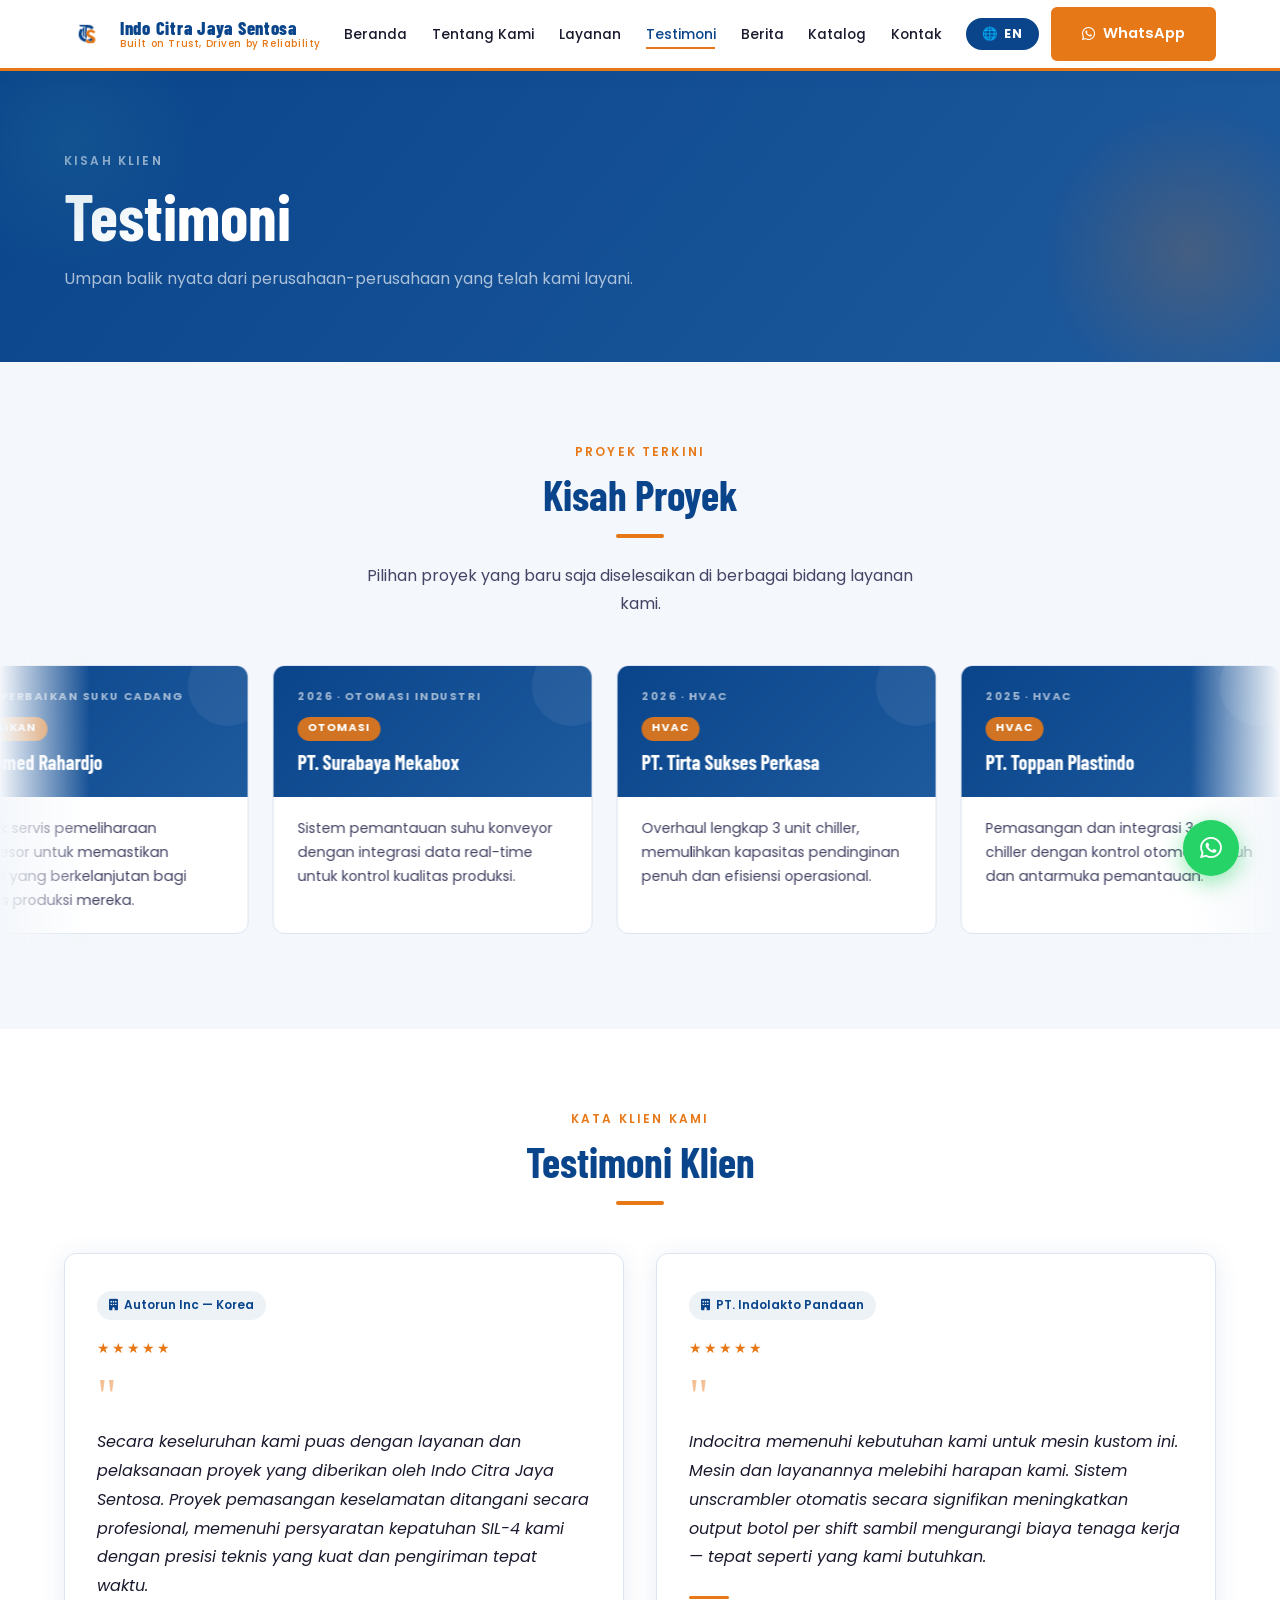
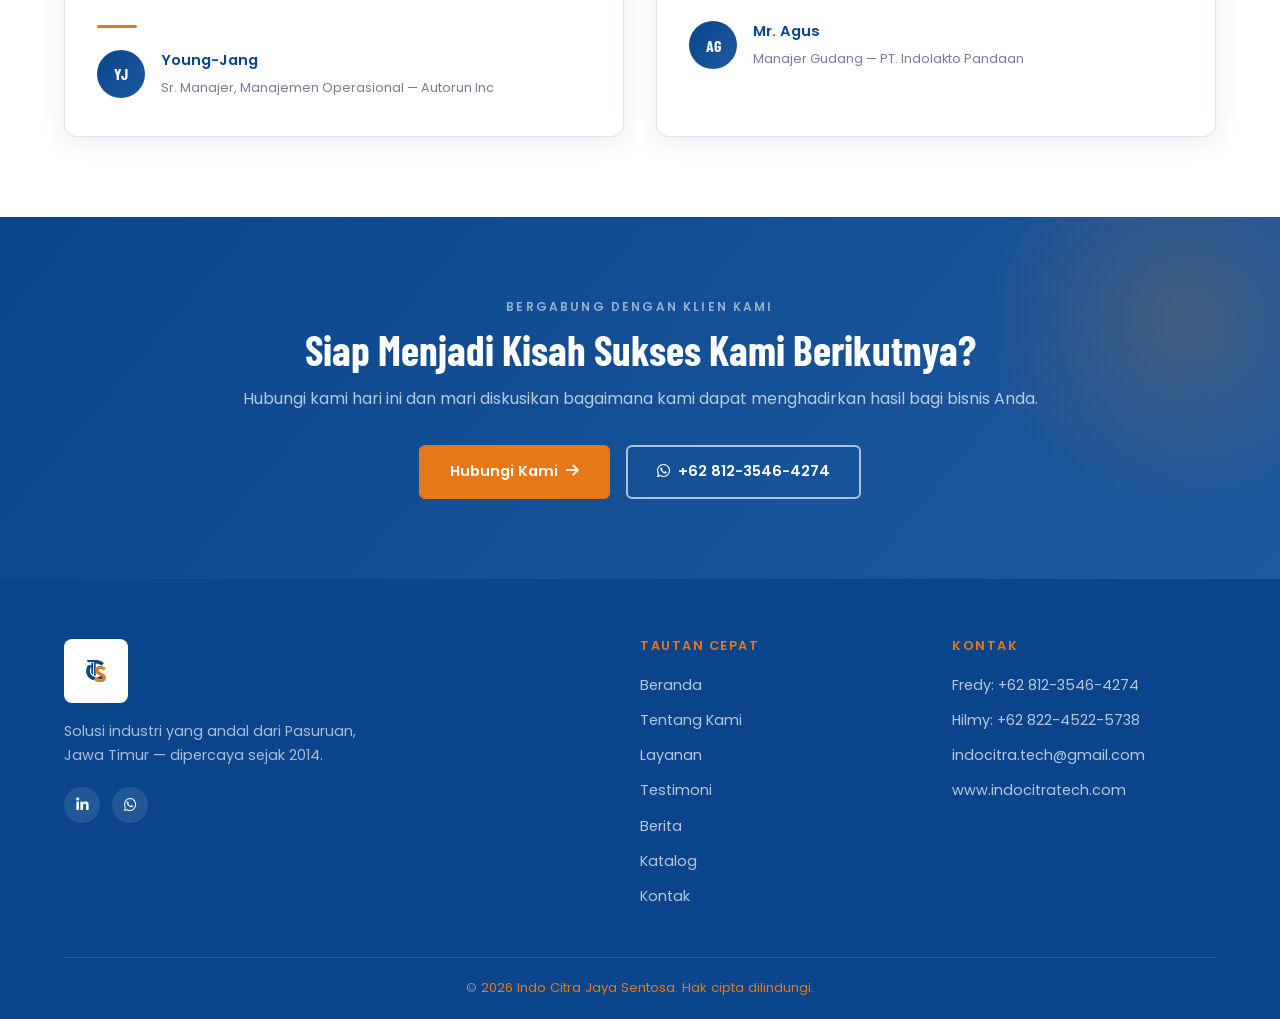
<file: id/testimonial.html>
<!DOCTYPE html>
<html lang="id">
<head>
  <meta charset="UTF-8" /><meta name="viewport" content="width=device-width, initial-scale=1.0" />
  <title>Testimoni &amp; Cerita Proyek | Indo Citra Jaya Sentosa</title>
  <meta name="description" content="Baca testimoni klien seperti Autorun Inc (Korea) dan PT Indolakto, serta proyek yang baru selesai: overhaul chiller, pemasangan perangkat keselamatan, dan mesin kustom." />
  <meta name="keywords" content="testimoni klien Indo Citra, cerita proyek industri, referensi perusahaan otomasi Indonesia" />
  <meta name="author" content="Indo Citra Jaya Sentosa" />
  <meta name="robots" content="index, follow" />
  <meta name="googlebot" content="index, follow" />
  <meta name="bingbot" content="index, follow" />
  <meta name="geo.region" content="ID-JI" />
  <meta name="geo.placename" content="Pasuruan, Jawa Timur, Indonesia" />
  <meta name="geo.position" content="-7.602925;112.714826" />
  <meta name="ICBM" content="-7.602925, 112.714826" />
  <link rel="icon" type="image/x-icon" href="../favicon.ico" />
  <link rel="apple-touch-icon" href="../apple-touch-icon.png" />
  <link rel="icon" type="image/png" sizes="192x192" href="../favicon-192.png" />
  <link rel="canonical" href="https://www.indocitratech.com/id/testimonial.html" />
  <link rel="alternate" hreflang="en" href="https://www.indocitratech.com/testimonial.html" />
  <link rel="alternate" hreflang="id" href="https://www.indocitratech.com/id/testimonial.html" />
  <link rel="alternate" hreflang="x-default" href="https://www.indocitratech.com/testimonial.html" />
  <link rel="stylesheet" href="../style.css?v=1794630221" />
  <link href="https://fonts.googleapis.com/css2?family=Poppins:wght@300;400;500;600;700;800&family=Barlow+Condensed:wght@600;700;800&display=swap" rel="stylesheet" />
  <link rel="stylesheet" href="https://cdnjs.cloudflare.com/ajax/libs/font-awesome/6.5.0/css/all.min.css" />
  <style>
    .tcard { background:var(--white); border-radius:var(--radius); padding:2.25rem 2rem; border:1px solid var(--border); box-shadow:var(--shadow); transition:var(--transition); }
    .tcard:hover { transform:translateY(-5px); border-color:var(--blue); box-shadow:0 20px 50px rgba(10,69,139,0.13); }
    .tcard-company-tag { display:inline-flex; align-items:center; gap:0.4rem; background:rgba(10,69,139,0.07); color:var(--blue); font-size:0.75rem; font-weight:600; padding:0.25rem 0.75rem; border-radius:20px; margin-bottom:1rem; }
    .stars { color:var(--orange); font-size:0.9rem; margin-bottom:0.75rem; letter-spacing:2px; }
    .tcard-quote { font-size:3rem; line-height:1; color:var(--orange); font-family:Georgia,serif; margin-bottom:0.5rem; opacity:0.45; }
    .tcard-text { font-size:1rem; color:var(--text-dark); line-height:1.8; font-style:italic; margin-bottom:1.5rem; }
    .tcard-divider { width:40px; height:3px; background:var(--orange); border-radius:2px; margin-bottom:1.25rem; }
    .tcard-author { display:flex; align-items:center; gap:1rem; }
    .tcard-avatar { width:48px; height:48px; background:linear-gradient(135deg,var(--blue),var(--blue-light)); border-radius:50%; display:flex; align-items:center; justify-content:center; color:var(--white); font-size:1rem; font-weight:700; font-family:'Barlow Condensed',sans-serif; flex-shrink:0; }
    .tcard-author-info strong { display:block; font-size:0.92rem; font-weight:600; color:var(--blue); }
    .tcard-author-info span { font-size:0.8rem; color:var(--text-light); }
    .testimonial-grid { display:grid; grid-template-columns:repeat(2,1fr); gap:2rem; margin-top:3rem; }
    @media (max-width:680px) { .testimonial-grid { grid-template-columns:1fr; } }
  </style>
<script type="application/ld+json">
{
  "@context": "https://schema.org",
  "@graph": [
    {
      "@type": "BreadcrumbList",
      "itemListElement": [
        {
          "@type": "ListItem",
          "position": 1,
          "name": "Beranda",
          "item": "https://www.indocitratech.com/id/"
        },
        {
          "@type": "ListItem",
          "position": 2,
          "name": "Testimoni",
          "item": "https://www.indocitratech.com/id/testimonial.html"
        }
      ]
    }
  ]
}
</script>

  <!-- Open Graph / WhatsApp / LinkedIn preview -->
  <meta property="og:type" content="website" />
  <meta property="og:url" content="https://www.indocitratech.com/id/testimonial.html" />
  <meta property="og:title" content="Testimoni &amp; Cerita Proyek | Indo Citra Jaya Sentosa" />
  <meta property="og:description" content="Baca testimoni klien seperti Autorun Inc (Korea) dan PT Indolakto, serta proyek yang baru selesai: overhaul chiller, pemasangan perangkat keselamatan, dan mesin kustom." />
  <meta property="og:image" content="https://www.indocitratech.com/images/logo-indocitra.png" />
  <meta property="og:image:width" content="400" />
  <meta property="og:image:height" content="400" />
  <meta property="og:site_name" content="Indo Citra Jaya Sentosa" />
  <meta property="og:locale" content="id_ID" />
  <meta property="og:locale:alternate" content="en_US" />
  <!-- Twitter Card -->
  <meta name="twitter:card" content="summary" />
  <meta name="twitter:title" content="Testimoni &amp; Cerita Proyek | Indo Citra Jaya Sentosa" />
  <meta name="twitter:description" content="Baca testimoni klien seperti Autorun Inc (Korea) dan PT Indolakto, serta proyek yang baru selesai: overhaul chiller, pemasangan perangkat keselamatan, dan mesin kustom." />
  <meta name="twitter:image" content="https://www.indocitratech.com/images/logo-indocitra.png" />
</head>
<body>
<div id="page-transition"><div class="pt-veil"></div><div class="pt-bar"></div></div>
<header>
  <div class="container">
    <nav class="nav-inner">
      <a href="index.html" class="nav-logo">
        <img src="../images/logo-indocitra.png?v=2" alt="Indo Citra Jaya Sentosa" />
        <div class="nav-logo-text"><span class="brand">Indo Citra Jaya Sentosa</span><span class="tagline">Built on Trust, Driven by Reliability</span></div>
      </a>
      <ul class="nav-links" id="navLinks">
        <li><a href="index.html" data-en="Home" data-id="Beranda">Beranda</a></li><li><a href="about.html" data-en="About" data-id="Tentang Kami">Tentang Kami</a></li>
        <li><a href="services.html" data-en="Services" data-id="Layanan">Layanan</a></li><li><a href="testimonial.html" data-en="Testimonial" data-id="Testimoni">Testimoni</a></li>
        <li><a href="news.html" data-en="News" data-id="Berita">Berita</a></li>
        <li><a href="catalog.html" data-en="Catalog" data-id="Katalog">Katalog</a></li>
        <li><a href="contact.html" data-en="Contact" data-id="Kontak">Kontak</a></li>
      </ul>
      <div class="nav-cta">
        <a class="lang-toggle" id="langToggle" href="../testimonial.html" hreflang="en" aria-label="English version">🌐 EN</a>
        <a href="https://wa.me/6281235464274" target="_blank" rel="noopener" class="btn btn-primary"><i class="fa-brands fa-whatsapp"></i> WhatsApp</a>
        <button class="nav-hamburger" id="hamburger"><span></span><span></span><span></span></button>
      </div>
    </nav>
  </div>
</header>

<section class="page-hero">
  <div class="container">
    <span class="section-label" data-en="Client Stories" data-id="Kisah Klien">Kisah Klien</span>
    <h1 data-en="Testimonials" data-id="Testimoni">Testimoni</h1>
    <p data-en="Real feedback from the companies we have had the privilege of working with." data-id="Umpan balik nyata dari perusahaan-perusahaan yang telah kami layani.">Umpan balik nyata dari perusahaan-perusahaan yang telah kami layani.</p>
  </div>
</section>

<!-- PROJECT STORIES — animated bounce track, same logic as homepage logo scroller -->
<section class="section" style="background:var(--off-white);">
  <div class="container">
    <div class="text-center reveal">
      <span class="section-label" data-en="Recent Projects" data-id="Proyek Terkini">Proyek Terkini</span>
      <h2 class="section-title" data-en="Project Stories" data-id="Kisah Proyek">Kisah Proyek</h2>
      <div class="divider center"></div>
      <p class="section-sub" style="margin:0 auto;" data-en="A selection of recently completed projects across our service areas." data-id="Pilihan proyek yang baru saja diselesaikan di berbagai bidang layanan kami.">Pilihan proyek yang baru saja diselesaikan di berbagai bidang layanan kami.</p>
    </div>
  </div>

  <div class="pstory-track-wrapper reveal" id="pstoryWrapper">
    <div class="pstory-track" id="pstoryTrack">
      <div class="pstory-card">
        <div class="pstory-card-top">
          <div class="pstory-year" data-en="2026 · Repair Industrial Parts" data-id="2026 · Perbaikan Suku Cadang">2026 · Perbaikan Suku Cadang</div>
          <div class="pstory-badge" data-en="Repair" data-id="Perbaikan">Perbaikan</div>
          <div class="pstory-client">PT. Promed Rahardjo</div>
        </div>
        <div class="pstory-card-body">
          <p data-en="Contract service for compressor maintenance, ensuring continuous uptime for their production facility." data-id="Kontrak servis pemeliharaan kompresor untuk memastikan uptime yang berkelanjutan bagi fasilitas produksi mereka.">Kontrak servis pemeliharaan kompresor untuk memastikan uptime yang berkelanjutan bagi fasilitas produksi mereka.</p>
        </div>
      </div>

      <div class="pstory-card">
        <div class="pstory-card-top">
          <div class="pstory-year" data-en="2026 · Industrial Automation" data-id="2026 · Otomasi Industri">2026 · Otomasi Industri</div>
          <div class="pstory-badge" data-en="Automation" data-id="Otomasi">Otomasi</div>
          <div class="pstory-client">PT. Surabaya Mekabox</div>
        </div>
        <div class="pstory-card-body">
          <p data-en="Conveyor temperature monitoring system with real-time data integration for production quality control." data-id="Sistem pemantauan suhu konveyor dengan integrasi data real-time untuk kontrol kualitas produksi.">Sistem pemantauan suhu konveyor dengan integrasi data real-time untuk kontrol kualitas produksi.</p>
        </div>
      </div>

      <div class="pstory-card">
        <div class="pstory-card-top">
          <div class="pstory-year" data-en="2026 · HVAC" data-id="2026 · HVAC">2026 · HVAC</div>
          <div class="pstory-badge">HVAC</div>
          <div class="pstory-client">PT. Tirta Sukses Perkasa</div>
        </div>
        <div class="pstory-card-body">
          <p data-en="Complete overhaul of 3 chiller units, restoring full cooling capacity and operational efficiency." data-id="Overhaul lengkap 3 unit chiller, memulihkan kapasitas pendinginan penuh dan efisiensi operasional.">Overhaul lengkap 3 unit chiller, memulihkan kapasitas pendinginan penuh dan efisiensi operasional.</p>
        </div>
      </div>

      <div class="pstory-card">
        <div class="pstory-card-top">
          <div class="pstory-year" data-en="2025 · HVAC" data-id="2025 · HVAC">2025 · HVAC</div>
          <div class="pstory-badge">HVAC</div>
          <div class="pstory-client">PT. Toppan Plastindo</div>
        </div>
        <div class="pstory-card-body">
          <p data-en="Installation and integration of 3 chiller units with full automation control and monitoring interface." data-id="Pemasangan dan integrasi 3 unit chiller dengan kontrol otomasi penuh dan antarmuka pemantauan.">Pemasangan dan integrasi 3 unit chiller dengan kontrol otomasi penuh dan antarmuka pemantauan.</p>
        </div>
      </div>

      <div class="pstory-card">
        <div class="pstory-card-top">
          <div class="pstory-year" data-en="2025 · Industrial Automation" data-id="2025 · Otomasi Industri">2025 · Otomasi Industri</div>
          <div class="pstory-badge" data-en="Automation" data-id="Otomasi">Otomasi</div>
          <div class="pstory-client">PT. Cipta Mortar</div>
        </div>
        <div class="pstory-card-body">
          <p data-en="Safety device installation for bagging and packing line, compliant with required safety standards." data-id="Pemasangan perangkat keselamatan untuk lini bagging dan packing, sesuai standar keselamatan yang dipersyaratkan.">Pemasangan perangkat keselamatan untuk lini bagging dan packing, sesuai standar keselamatan yang dipersyaratkan.</p>
        </div>
      </div>

      <div class="pstory-card">
        <div class="pstory-card-top">
          <div class="pstory-year" data-en="2025 · Industrial Automation" data-id="2025 · Otomasi Industri">2025 · Otomasi Industri</div>
          <div class="pstory-badge" data-en="Automation" data-id="Otomasi">Otomasi</div>
          <div class="pstory-client">Autorun Inc (Korea)</div>
        </div>
        <div class="pstory-card-body">
          <p data-en="Safety installation for conveyor system at KT&amp;G facility. SIL-4 compliant safety devices and sensors throughout." data-id="Pemasangan keselamatan untuk sistem konveyor di fasilitas KT&amp;G. Perangkat keselamatan dan sensor sesuai SIL-4 di seluruh sistem.">Pemasangan keselamatan untuk sistem konveyor di fasilitas KT&amp;G. Perangkat keselamatan dan sensor sesuai SIL-4 di seluruh sistem.</p>
        </div>
      </div>

      <div class="pstory-card">
        <div class="pstory-card-top">
          <div class="pstory-year" data-en="2026 · Repair Industrial Parts" data-id="2026 · Perbaikan Suku Cadang">2026 · Perbaikan Suku Cadang</div>
          <div class="pstory-badge" data-en="Repair" data-id="Perbaikan">Perbaikan</div>
          <div class="pstory-client">PT. Promed Rahardjo</div>
        </div>
        <div class="pstory-card-body">
          <p data-en="Contract service for compressor maintenance, ensuring continuous uptime for their production facility." data-id="Kontrak servis pemeliharaan kompresor untuk memastikan uptime yang berkelanjutan bagi fasilitas produksi mereka.">Kontrak servis pemeliharaan kompresor untuk memastikan uptime yang berkelanjutan bagi fasilitas produksi mereka.</p>
        </div>
      </div>

      <div class="pstory-card">
        <div class="pstory-card-top">
          <div class="pstory-year" data-en="2026 · Industrial Automation" data-id="2026 · Otomasi Industri">2026 · Otomasi Industri</div>
          <div class="pstory-badge" data-en="Automation" data-id="Otomasi">Otomasi</div>
          <div class="pstory-client">PT. Surabaya Mekabox</div>
        </div>
        <div class="pstory-card-body">
          <p data-en="Conveyor temperature monitoring system with real-time data integration for production quality control." data-id="Sistem pemantauan suhu konveyor dengan integrasi data real-time untuk kontrol kualitas produksi.">Sistem pemantauan suhu konveyor dengan integrasi data real-time untuk kontrol kualitas produksi.</p>
        </div>
      </div>

      <div class="pstory-card">
        <div class="pstory-card-top">
          <div class="pstory-year" data-en="2026 · HVAC" data-id="2026 · HVAC">2026 · HVAC</div>
          <div class="pstory-badge">HVAC</div>
          <div class="pstory-client">PT. Tirta Sukses Perkasa</div>
        </div>
        <div class="pstory-card-body">
          <p data-en="Complete overhaul of 3 chiller units, restoring full cooling capacity and operational efficiency." data-id="Overhaul lengkap 3 unit chiller, memulihkan kapasitas pendinginan penuh dan efisiensi operasional.">Overhaul lengkap 3 unit chiller, memulihkan kapasitas pendinginan penuh dan efisiensi operasional.</p>
        </div>
      </div>

      <div class="pstory-card">
        <div class="pstory-card-top">
          <div class="pstory-year" data-en="2025 · HVAC" data-id="2025 · HVAC">2025 · HVAC</div>
          <div class="pstory-badge">HVAC</div>
          <div class="pstory-client">PT. Toppan Plastindo</div>
        </div>
        <div class="pstory-card-body">
          <p data-en="Installation and integration of 3 chiller units with full automation control and monitoring interface." data-id="Pemasangan dan integrasi 3 unit chiller dengan kontrol otomasi penuh dan antarmuka pemantauan.">Pemasangan dan integrasi 3 unit chiller dengan kontrol otomasi penuh dan antarmuka pemantauan.</p>
        </div>
      </div>

      <div class="pstory-card">
        <div class="pstory-card-top">
          <div class="pstory-year" data-en="2025 · Industrial Automation" data-id="2025 · Otomasi Industri">2025 · Otomasi Industri</div>
          <div class="pstory-badge" data-en="Automation" data-id="Otomasi">Otomasi</div>
          <div class="pstory-client">PT. Cipta Mortar</div>
        </div>
        <div class="pstory-card-body">
          <p data-en="Safety device installation for bagging and packing line, compliant with required safety standards." data-id="Pemasangan perangkat keselamatan untuk lini bagging dan packing, sesuai standar keselamatan yang dipersyaratkan.">Pemasangan perangkat keselamatan untuk lini bagging dan packing, sesuai standar keselamatan yang dipersyaratkan.</p>
        </div>
      </div>

      <div class="pstory-card">
        <div class="pstory-card-top">
          <div class="pstory-year" data-en="2025 · Industrial Automation" data-id="2025 · Otomasi Industri">2025 · Otomasi Industri</div>
          <div class="pstory-badge" data-en="Automation" data-id="Otomasi">Otomasi</div>
          <div class="pstory-client">Autorun Inc (Korea)</div>
        </div>
        <div class="pstory-card-body">
          <p data-en="Safety installation for conveyor system at KT&amp;G facility. SIL-4 compliant safety devices and sensors throughout." data-id="Pemasangan keselamatan untuk sistem konveyor di fasilitas KT&amp;G. Perangkat keselamatan dan sensor sesuai SIL-4 di seluruh sistem.">Pemasangan keselamatan untuk sistem konveyor di fasilitas KT&amp;G. Perangkat keselamatan dan sensor sesuai SIL-4 di seluruh sistem.</p>
        </div>
      </div>
    </div>
  </div>
</section>

<!-- TESTIMONIALS -->
<section class="section">
  <div class="container">
    <div class="text-center reveal">
      <span class="section-label" data-en="What Clients Say" data-id="Kata Klien Kami">Kata Klien Kami</span>
      <h2 class="section-title" data-en="Client Testimonials" data-id="Testimoni Klien">Testimoni Klien</h2>
      <div class="divider center"></div>
    </div>
    <div class="testimonial-grid">
      <div class="tcard reveal">
        <div class="tcard-company-tag"><i class="fa-solid fa-building"></i> Autorun Inc — Korea</div>
        <div class="stars">★★★★★</div>
        <div class="tcard-quote">"</div>
        <p class="tcard-text" data-en="Overall we are satisfied with the service and project execution provided by Indo Citra Jaya Sentosa. The safety installation project was handled professionally, meeting our SIL-4 compliance requirements with strong technical precision and on-time delivery." data-id="Secara keseluruhan kami puas dengan layanan dan pelaksanaan proyek yang diberikan oleh Indo Citra Jaya Sentosa. Proyek pemasangan keselamatan ditangani secara profesional, memenuhi persyaratan kepatuhan SIL-4 kami dengan presisi teknis yang kuat dan pengiriman tepat waktu.">Secara keseluruhan kami puas dengan layanan dan pelaksanaan proyek yang diberikan oleh Indo Citra Jaya Sentosa. Proyek pemasangan keselamatan ditangani secara profesional, memenuhi persyaratan kepatuhan SIL-4 kami dengan presisi teknis yang kuat dan pengiriman tepat waktu.</p>
        <div class="tcard-divider"></div>
        <div class="tcard-author">
          <div class="tcard-avatar">YJ</div>
          <div class="tcard-author-info">
            <strong>Young-Jang</strong>
            <span data-en="Sr. Manager, Operation Management — Autorun Inc" data-id="Sr. Manajer, Manajemen Operasional — Autorun Inc">Sr. Manajer, Manajemen Operasional — Autorun Inc</span>
          </div>
        </div>
      </div>
      <div class="tcard reveal" style="transition-delay:0.12s;">
        <div class="tcard-company-tag"><i class="fa-solid fa-building"></i> PT. Indolakto Pandaan</div>
        <div class="stars">★★★★★</div>
        <div class="tcard-quote">"</div>
        <p class="tcard-text" data-en="Indocitra fulfilled our needs for this custom machine. The machine and the service were beyond our expectations. The automated unscrambler system significantly increased our bottle output per shift while reducing manpower costs — exactly what we needed." data-id="Indocitra memenuhi kebutuhan kami untuk mesin kustom ini. Mesin dan layanannya melebihi harapan kami. Sistem unscrambler otomatis secara signifikan meningkatkan output botol per shift sambil mengurangi biaya tenaga kerja — tepat seperti yang kami butuhkan.">Indocitra memenuhi kebutuhan kami untuk mesin kustom ini. Mesin dan layanannya melebihi harapan kami. Sistem unscrambler otomatis secara signifikan meningkatkan output botol per shift sambil mengurangi biaya tenaga kerja — tepat seperti yang kami butuhkan.</p>
        <div class="tcard-divider"></div>
        <div class="tcard-author">
          <div class="tcard-avatar">AG</div>
          <div class="tcard-author-info">
            <strong>Mr. Agus</strong>
            <span data-en="Warehouse Manager — PT. Indolakto Pandaan" data-id="Manajer Gudang — PT. Indolakto Pandaan">Manajer Gudang — PT. Indolakto Pandaan</span>
          </div>
        </div>
      </div>
    </div>
  </div>
</section>

<section class="cta-section">
  <div class="container">
    <span class="section-label" style="color:rgba(255,255,255,0.55);" data-en="Join Our Clients" data-id="Bergabung dengan Klien Kami">Bergabung dengan Klien Kami</span>
    <h2 data-en="Ready to Be Our Next Success Story?" data-id="Siap Menjadi Kisah Sukses Kami Berikutnya?">Siap Menjadi Kisah Sukses Kami Berikutnya?</h2>
    <p data-en="Contact us today and let's discuss how we can deliver results for your business." data-id="Hubungi kami hari ini dan mari diskusikan bagaimana kami dapat menghadirkan hasil bagi bisnis Anda.">Hubungi kami hari ini dan mari diskusikan bagaimana kami dapat menghadirkan hasil bagi bisnis Anda.</p>
    <div class="cta-actions">
      <a href="contact.html" class="btn btn-primary" data-en="Contact Us" data-id="Hubungi Kami">Hubungi Kami <i class="fa-solid fa-arrow-right"></i></a>
      <a href="https://wa.me/6281235464274" target="_blank" rel="noopener" class="btn btn-outline"><i class="fa-brands fa-whatsapp"></i> +62 812-3546-4274</a>
    </div>
  </div>
</section>

<footer>
  <div class="container">
    <div class="footer-grid">
      <div class="footer-brand">
        <img src="../images/logo-indocitra.png?v=2" alt="Indo Citra Jaya Sentosa" />
        <p data-en="Reliable industrial solutions from Pasuruan, East Java — trusted since 2014." data-id="Solusi industri yang andal dari Pasuruan, Jawa Timur — dipercaya sejak 2014.">Solusi industri yang andal dari Pasuruan, Jawa Timur — dipercaya sejak 2014.</p>
        <div class="footer-social" style="margin-top:1.25rem;">
          <a href="https://www.linkedin.com/company/indocitra-jaya-sentosa" target="_blank" rel="noopener" aria-label="LinkedIn"><i class="fa-brands fa-linkedin-in"></i></a>
          <a href="https://wa.me/6281235464274" target="_blank" rel="noopener" aria-label="WhatsApp"><i class="fa-brands fa-whatsapp"></i></a>
        </div>
      </div>
      <div class="footer-col">
        <h4 data-en="Quick Links" data-id="Tautan Cepat">Tautan Cepat</h4>
        <ul>
          <li><a href="index.html" data-en="Home" data-id="Beranda">Beranda</a></li>
          <li><a href="about.html" data-en="About Us" data-id="Tentang Kami">Tentang Kami</a></li>
          <li><a href="services.html" data-en="Services" data-id="Layanan">Layanan</a></li>
          <li><a href="testimonial.html" data-en="Testimonials" data-id="Testimoni">Testimoni</a></li>
          <li><a href="news.html" data-en="News" data-id="Berita">Berita</a></li>
          <li><a href="catalog.html" data-en="Catalog" data-id="Katalog">Katalog</a></li>
          <li><a href="contact.html" data-en="Contact" data-id="Kontak">Kontak</a></li>
        </ul>
      </div>
      <div class="footer-col">
        <h4 data-en="Contact" data-id="Kontak">Kontak</h4>
        <ul>
          <li><a href="https://wa.me/6281235464274" target="_blank">Fredy: +62 812-3546-4274</a></li>
          <li><a href="https://wa.me/6282245225738" target="_blank">Hilmy: +62 822-4522-5738</a></li>
          <li><a href="mailto:indocitra.tech@gmail.com">indocitra.tech@gmail.com</a></li>
          <li><a href="https://www.indocitratech.com" target="_blank">www.indocitratech.com</a></li>
        </ul>
      </div>
    </div>
    <div class="footer-bottom">&copy; <span id="year"></span> <span>Indo Citra Jaya Sentosa</span>. <span data-en="All rights reserved." data-id="Hak cipta dilindungi.">Hak cipta dilindungi.</span></div>
  </div>
</footer>
<div class="wa-wrap">
  <svg class="wa-curved-text" viewBox="0 0 90 48" xmlns="http://www.w3.org/2000/svg">
    <path id="waCurve" d="M 8,40 Q 45,4 82,40" fill="none"/>
    <text><textPath href="#waCurve" startOffset="50%" text-anchor="middle" data-en="Contact Us!" data-id="Hubungi Kami!">Hubungi Kami!</textPath></text>
  </svg>
  <a class="wa-float" href="https://wa.me/6281235464274" target="_blank" rel="noopener" aria-label="Chat on WhatsApp"><i class="fa-brands fa-whatsapp"></i></a>
</div>
<script src="../script.js?v=1794630221"></script>
</body>
</html>
</file>
<file: style.css>
/* =============================================
   INDOCITRA JAYA SENTOSA — style.css
   ============================================= */

@import url('https://fonts.googleapis.com/css2?family=Poppins:wght@300;400;500;600;700;800&family=Barlow+Condensed:wght@600;700;800&display=swap');

/* ── CSS Variables ── */
:root {
  --blue:       #0a458b;
  --blue-light: #1e5a9e;
  --orange:     #e67817;
  --teal:       #2c7da0;
  --white:      #ffffff;
  --off-white:  #f4f7fb;
  --text-dark:  #1a1a2e;
  --text-mid:   #444466;
  --text-light: #7a7a99;
  --border:     #dde4ef;
  --shadow:     0 4px 24px rgba(10,69,139,0.10);
  --radius:     12px;
  --transition: 0.28s cubic-bezier(.4,0,.2,1);
}

/* ── Reset & Base ── */
*, *::before, *::after { box-sizing: border-box; margin: 0; padding: 0; }
html { scroll-behavior: smooth; font-size: 16px; }
body {
  font-family: 'Poppins', sans-serif;
  color: var(--text-dark);
  background: var(--white);
  line-height: 1.7;
  overflow-x: hidden;
}
img { max-width: 100%; display: block; }
a { text-decoration: none; color: inherit; }
ul { list-style: none; }

/* ── Typography ── */
h1, h2, h3, h4 { font-family: 'Barlow Condensed', sans-serif; font-weight: 700; line-height: 1.15; }
h1 { font-size: clamp(2.4rem, 5vw, 4rem); }
h2 { font-size: clamp(1.8rem, 3.5vw, 2.6rem); }
h3 { font-size: clamp(1.2rem, 2.5vw, 1.6rem); }
p  { font-size: 1rem; color: var(--text-mid); }

.section-label {
  font-family: 'Poppins', sans-serif;
  font-size: 0.75rem;
  font-weight: 600;
  letter-spacing: 0.18em;
  text-transform: uppercase;
  color: var(--orange);
  margin-bottom: 0.5rem;
  display: block;
}
.section-title { color: var(--blue); margin-bottom: 1rem; }
.section-sub   { color: var(--text-mid); max-width: 560px; }

/* ── Layout Helpers ── */
.container { width: 90%; max-width: 1160px; margin: 0 auto; }
.section    { padding: 80px 0; }
.text-center { text-align: center; }
.flex-center { display: flex; align-items: center; justify-content: center; }

/* ── Buttons ── */
.btn {
  display: inline-flex;
  align-items: center;
  gap: 0.5rem;
  padding: 0.78rem 1.8rem;
  border-radius: 6px;
  font-family: 'Poppins', sans-serif;
  font-weight: 600;
  font-size: 0.92rem;
  cursor: pointer;
  border: 2px solid transparent;
  transition: var(--transition);
  white-space: nowrap;
}
.btn-primary {
  background: var(--orange);
  color: var(--white);
  border-color: var(--orange);
}
.btn-primary:hover {
  background: #c9620d;
  border-color: #c9620d;
  transform: translateY(-2px);
  box-shadow: 0 8px 20px rgba(230,120,23,0.35);
}
.btn-outline {
  background: transparent;
  color: var(--white);
  border-color: rgba(255,255,255,0.65);
}
.btn-outline:hover {
  background: var(--white);
  color: var(--blue);
  border-color: var(--white);
  transform: translateY(-2px);
}
.btn-teal {
  background: var(--teal);
  color: var(--white);
  border-color: var(--teal);
}
.btn-teal:hover {
  background: #255f7a;
  border-color: #255f7a;
  transform: translateY(-2px);
  box-shadow: 0 8px 20px rgba(44,125,160,0.35);
}

/* ================================================
   HEADER / NAV
   ================================================ */
header {
  position: sticky;
  top: 0;
  z-index: 1000;
  background: var(--white);
  border-bottom: 3px solid var(--orange);
  box-shadow: 0 2px 16px rgba(10,69,139,0.08);
}
.nav-inner {
  display: flex;
  align-items: center;
  justify-content: space-between;
  height: 68px;
}
.nav-logo {
  display: flex;
  align-items: center;
  gap: 10px;
}
.nav-logo img {
  height: 46px;
  width: auto;
  object-fit: contain;
}
.nav-logo-text {
  display: flex;
  flex-direction: column;
  line-height: 1.1;
}
.nav-logo-text .brand {
  font-family: 'Barlow Condensed', sans-serif;
  font-size: 1.15rem;
  font-weight: 800;
  color: var(--blue);
  letter-spacing: 0.04em;
}
.nav-logo-text .tagline {
  font-size: 0.62rem;
  color: var(--orange);
  font-weight: 500;
  letter-spacing: 0.06em;
}
.nav-links {
  display: flex;
  align-items: center;
  gap: 0.25rem;
}
.nav-links a {
  font-size: 0.86rem;
  font-weight: 500;
  color: var(--text-dark);
  padding: 0.4rem 0.65rem;
  border-radius: 5px;
  transition: var(--transition);
  position: relative;
}
.nav-links a::after {
  content: '';
  position: absolute;
  bottom: 2px; left: 50%; right: 50%;
  height: 2px;
  background: var(--orange);
  transition: var(--transition);
}
.nav-links a:hover::after,
.nav-links a.active::after { left: 12%; right: 12%; }
.nav-links a:hover,
.nav-links a.active { color: var(--blue); }

.nav-cta {
  display: flex;
  align-items: center;
  gap: 0.75rem;
}
.nav-hamburger {
  display: none;
  flex-direction: column;
  gap: 5px;
  cursor: pointer;
  padding: 6px;
  background: none;
  border: none;
}
.nav-hamburger span {
  display: block;
  width: 24px;
  height: 2px;
  background: var(--blue);
  border-radius: 2px;
  transition: var(--transition);
}
.nav-hamburger.open span:nth-child(1) { transform: rotate(45deg) translate(5px, 5px); }
.nav-hamburger.open span:nth-child(2) { opacity: 0; }
.nav-hamburger.open span:nth-child(3) { transform: rotate(-45deg) translate(5px, -5px); }

/* mobile nav */
@media (max-width: 1080px) {
  .nav-links {
    display: none;
    position: absolute;
    top: 68px; left: 0; right: 0;
    background: var(--white);
    flex-direction: column;
    align-items: stretch;
    padding: 1rem 1.5rem 1.5rem;
    border-top: 1px solid var(--border);
    box-shadow: 0 8px 24px rgba(10,69,139,0.10);
    gap: 0.1rem;
  }
  .nav-links.open { display: flex; }
  .nav-links a { padding: 0.7rem 0.5rem; border-bottom: 1px solid var(--border); }
  .nav-links a:last-child { border-bottom: none; }
  .nav-links a::after { display: none; }
  .nav-hamburger { display: flex; }
  .nav-cta .btn { display: none; }
}

/* ================================================
   FOOTER
   ================================================ */
footer {
  background: var(--blue);
  color: rgba(255,255,255,0.85);
  padding: 60px 0 0;
}
.footer-grid {
  display: grid;
  grid-template-columns: 2fr 1fr 1fr;
  gap: 3rem;
  padding-bottom: 3rem;
  border-bottom: 1px solid rgba(255,255,255,0.12);
}
.footer-brand img {
  height: 64px;
  width: 64px;
  object-fit: contain;
  margin-bottom: 1rem;
  background: #fff;
  border-radius: 8px;
  padding: 5px;
}
.footer-brand p {
  color: rgba(255,255,255,0.65);
  font-size: 0.9rem;
  max-width: 300px;
  line-height: 1.7;
}
.footer-col h4 {
  font-family: 'Poppins', sans-serif;
  font-size: 0.8rem;
  font-weight: 600;
  letter-spacing: 0.12em;
  text-transform: uppercase;
  color: var(--orange);
  margin-bottom: 1.1rem;
}
.footer-col ul { display: flex; flex-direction: column; gap: 0.5rem; }
.footer-col ul a {
  color: rgba(255,255,255,0.7);
  font-size: 0.9rem;
  transition: var(--transition);
}
.footer-col ul a:hover { color: var(--white); padding-left: 4px; }
.footer-social {
  display: flex;
  gap: 0.75rem;
  margin-top: 0.5rem;
}
.footer-social a {
  display: flex;
  align-items: center;
  justify-content: center;
  width: 36px; height: 36px;
  background: rgba(255,255,255,0.1);
  border-radius: 50%;
  color: var(--white);
  font-size: 0.9rem;
  transition: var(--transition);
}
.footer-social a:hover { background: var(--orange); transform: translateY(-3px); }
.footer-bottom {
  text-align: center;
  padding: 1.2rem 0;
  font-size: 0.82rem;
  color: rgba(255,255,255,0.4);
}
.footer-bottom span { color: var(--orange); }
@media (max-width: 768px) {
  .footer-grid { grid-template-columns: 1fr; gap: 2rem; }
}

/* ================================================
   HOME — HERO
   ================================================ */
.hero {
  background: linear-gradient(130deg, var(--blue) 0%, var(--blue-light) 60%, #134f99 100%);
  position: relative;
  overflow: hidden;
  padding: 110px 0 90px;
}
.hero::before {
  content: '';
  position: absolute;
  top: -80px; right: -120px;
  width: 560px; height: 560px;
  background: radial-gradient(circle, rgba(230,120,23,0.18) 0%, transparent 70%);
  pointer-events: none;
}
.hero::after {
  content: '';
  position: absolute;
  bottom: -60px; left: -80px;
  width: 420px; height: 420px;
  background: radial-gradient(circle, rgba(44,125,160,0.22) 0%, transparent 70%);
  pointer-events: none;
}
.hero-inner {
  position: relative;
  z-index: 2;
  max-width: 720px;
}
.hero-eyebrow {
  display: inline-flex;
  align-items: center;
  gap: 0.6rem;
  font-size: 0.78rem;
  font-weight: 600;
  letter-spacing: 0.16em;
  text-transform: uppercase;
  color: var(--orange);
  margin-bottom: 1.25rem;
}
.hero-eyebrow::before {
  content: '';
  display: inline-block;
  width: 28px; height: 2px;
  background: var(--orange);
}
.hero h1 { color: var(--white); margin-bottom: 0.75rem; }
.hero-tagline {
  font-size: 1.15rem;
  color: rgba(255,255,255,0.72);
  margin-bottom: 0.8rem;
  font-style: italic;
}
.hero-desc {
  color: rgba(255,255,255,0.62);
  font-size: 1rem;
  max-width: 560px;
  margin-bottom: 2.2rem;
}
.hero-actions { display: flex; gap: 1rem; flex-wrap: wrap; }

/* ── Stats bar ── */
.stats-bar {
  background: var(--white);
  border-top: 4px solid var(--orange);
  box-shadow: var(--shadow);
  padding: 0;
}
.stats-inner {
  display: grid;
  grid-template-columns: repeat(3, 1fr);
}
.stat-item {
  padding: 1.6rem 1rem;
  text-align: center;
  border-right: 1px solid var(--border);
}
.stat-item:last-child { border-right: none; }
.stat-num {
  font-family: 'Barlow Condensed', sans-serif;
  font-size: 2.2rem;
  font-weight: 800;
  color: var(--blue);
  line-height: 1;
}
.stat-num span { color: var(--orange); }
.stat-label {
  font-size: 0.8rem;
  color: var(--text-light);
  margin-top: 0.25rem;
}
@media (max-width: 600px) {
  .stats-inner { grid-template-columns: repeat(3, 1fr); }
}
@media (max-width: 420px) {
  .stats-inner { grid-template-columns: repeat(1, 1fr); }
  .stat-item { border-right: none; border-bottom: 1px solid var(--border); }
}

/* ── Intro ── */
.intro-section {
  padding: 80px 0 60px;
}
.intro-grid {
  display: grid;
  grid-template-columns: 1fr 1fr;
  gap: 4rem;
  align-items: center;
}
.intro-body p { margin-bottom: 1rem; line-height: 1.8; }
.intro-accent {
  border-left: 4px solid var(--orange);
  padding-left: 1.2rem;
  color: var(--text-dark);
  font-size: 1.05rem;
  font-weight: 500;
  margin-bottom: 1.5rem;
}
.intro-visual {
  display: flex;
  flex-direction: column;
  gap: 1rem;
}
.intro-card {
  display: flex;
  align-items: center;
  gap: 1rem;
  background: var(--off-white);
  border-radius: var(--radius);
  padding: 1.1rem 1.4rem;
  border-left: 4px solid var(--blue);
  transition: var(--transition);
}
.intro-card:hover { transform: translateX(6px); border-color: var(--orange); }
.intro-card-icon {
  font-size: 1.6rem;
  color: var(--blue);
  width: 40px;
  flex-shrink: 0;
}
.intro-card h4 { font-family: 'Poppins',sans-serif; font-size:0.95rem; font-weight:600; color:var(--blue); }
.intro-card p  { font-size: 0.83rem; color: var(--text-light); margin: 0; }
@media (max-width: 768px) {
  .intro-grid { grid-template-columns: 1fr; gap: 2.5rem; }
}

/* ── Highlight Cards ── */
.highlights-section { background: var(--off-white); }
.highlights-grid {
  display: grid;
  grid-template-columns: repeat(3, 1fr);
  gap: 1.75rem;
  margin-top: 3rem;
}
.highlight-card {
  background: var(--white);
  border-radius: var(--radius);
  padding: 2rem 1.75rem;
  border-top: 4px solid var(--blue);
  box-shadow: var(--shadow);
  transition: var(--transition);
  position: relative;
  overflow: hidden;
}
.highlight-card::before {
  content: '';
  position: absolute;
  top: 0; left: 0; right: 0;
  height: 4px;
  background: var(--orange);
  transform: scaleX(0);
  transform-origin: left;
  transition: var(--transition);
}
.highlight-card:hover::before { transform: scaleX(1); }
.highlight-card:hover { transform: translateY(-6px); box-shadow: 0 16px 40px rgba(10,69,139,0.14); }
.hc-icon {
  width: 54px; height: 54px;
  background: linear-gradient(135deg, var(--blue), var(--blue-light));
  border-radius: 12px;
  display: flex;
  align-items: center;
  justify-content: center;
  font-size: 1.5rem;
  color: var(--white);
  margin-bottom: 1.25rem;
}
.highlight-card h3 { color: var(--blue); margin-bottom: 0.6rem; }
.highlight-card p  { font-size: 0.9rem; }
@media (max-width: 768px) {
  .highlights-grid { grid-template-columns: 1fr; }
}

/* ── Trusted By ── */
.trusted-section {
  padding: 70px 0;
  overflow: hidden;
  position: relative;
  background: radial-gradient(ellipse at 50% 0%, rgba(10,69,139,0.035) 0%, transparent 60%);
}
.trusted-section .section-title { margin-bottom: 0.5rem; }
.trusted-section .section-sub    { margin: 0 auto 3rem; }
/* ══════════════════════════════════════════════
   LOGO BOUNCE SCROLLER
   Pure JS-driven ping-pong — no CSS keyframes.
   JS (script.js) moves the track via requestAnimationFrame.
   CSS here only handles layout and appearance.
   ══════════════════════════════════════════════ */
.logos-track-wrapper {
  overflow: hidden;
  position: relative;
  width: 100%;
  padding: 0.75rem 0;
}
.logos-track-wrapper::before,
.logos-track-wrapper::after {
  content: '';
  position: absolute;
  top: 0; bottom: 0;
  width: 90px;
  z-index: 2;
  pointer-events: none;
}
.logos-track-wrapper::before { left: 0;  background: linear-gradient(to right, var(--white), transparent); }
.logos-track-wrapper::after  { right: 0; background: linear-gradient(to left,  var(--white), transparent); }

.logos-track {
  display: flex;
  flex-wrap: nowrap;
  width: max-content;
  gap: 3.5rem;
  align-items: center;
  padding: 1rem 0;
  will-change: transform;
  /* animation is handled entirely by JS — no CSS animation property here */
}

.logos-track img {
  height: 58px;
  width: auto;
  max-width: 150px;
  object-fit: contain;
  filter: grayscale(40%) opacity(0.8);
  transition: filter 0.28s ease, transform 0.28s ease;
  flex-shrink: 0;
  display: block;
  user-select: none;
  pointer-events: auto;
}
.logos-track img:hover {
  filter: grayscale(0%) opacity(1);
  transform: scale(1.1);
}
.logos-track img.logo-large {
  height: 92px;
  max-width: 230px;
}

@media (max-width: 1024px) {
  .logos-track { gap: 2.5rem; }
}
@media (max-width: 768px) {
  .logos-track { gap: 2rem; }
  .logos-track img           { height: 40px; max-width: 100px; }
  .logos-track img.logo-large{ height: 60px; max-width: 150px; }
  .logos-track-wrapper::before,
  .logos-track-wrapper::after { width: 50px; }
}

/* ══════════════════════════════════════════════
   PAGE TRANSITION OVERLAY
   A thin bar that sweeps across on every navigation.
   ══════════════════════════════════════════════ */
#page-transition {
  position: fixed;
  inset: 0;
  z-index: 9999;
  pointer-events: none;
  /* The bar: starts as a full-width line at the top */
}
#page-transition .pt-bar {
  position: absolute;
  top: 0; left: 0; right: 0;
  height: 4px;
  background: linear-gradient(90deg, var(--blue) 0%, var(--orange) 60%, var(--teal) 100%);
  transform: scaleX(0);
  transform-origin: left center;
  transition: transform 0.35s cubic-bezier(.4,0,.2,1);
}
#page-transition .pt-veil {
  position: absolute;
  inset: 0;
  background: var(--white);
  opacity: 0;
  transition: opacity 0.22s ease;
}
/* State: loading — bar grows + veil fades in */
#page-transition.loading .pt-bar  { transform: scaleX(0.85); }
#page-transition.loading .pt-veil { opacity: 0.55; }
/* State: done — bar completes, both fade out */
#page-transition.done .pt-bar  { transform: scaleX(1); transition-duration: 0.15s; }
#page-transition.done .pt-veil { opacity: 0; }

/* Page entry fade — every <main> or body content fades in on load */
body { animation: pageFadeIn 0.35s ease both; }
@keyframes pageFadeIn {
  from { opacity: 0; }
  to   { opacity: 1; }
}

/* ── CTA Section ── */
.cta-section {
  background: linear-gradient(130deg, var(--blue) 0%, var(--blue-light) 100%);
  padding: 80px 0;
  text-align: center;
  position: relative;
  overflow: hidden;
}
.cta-section::before {
  content: '';
  position: absolute;
  top: -100px; right: -100px;
  width: 400px; height: 400px;
  background: radial-gradient(circle, rgba(230,120,23,0.2) 0%, transparent 70%);
  pointer-events: none;
}
.cta-section h2 { color: var(--white); margin-bottom: 0.75rem; }
.cta-section p  { color: rgba(255,255,255,0.7); margin-bottom: 2rem; }
.cta-actions    { display: flex; gap: 1rem; justify-content: center; flex-wrap: wrap; }

/* ================================================
   ABOUT PAGE
   ================================================ */
.page-hero {
  background: linear-gradient(130deg, var(--blue) 0%, var(--blue-light) 100%);
  padding: 80px 0 70px;
  position: relative;
  overflow: hidden;
}
.page-hero::before {
  content: '';
  position: absolute;
  bottom: -40px; right: -60px;
  width: 300px; height: 300px;
  background: radial-gradient(circle, rgba(230,120,23,0.2) 0%, transparent 70%);
  pointer-events: none;
}
.page-hero::after {
  content: '';
  position: absolute;
  top: -60px; left: -60px;
  width: 260px; height: 260px;
  background: radial-gradient(circle, rgba(44,125,160,0.22) 0%, transparent 70%);
  pointer-events: none;
}
.page-hero .section-label { color: rgba(255,255,255,0.6); }
.page-hero h1  { color: var(--white); }
.page-hero p   { color: rgba(255,255,255,0.65); max-width: 580px; margin-top: 0.75rem; }

.story-section { padding: 80px 0; }
.story-grid {
  display: grid;
  grid-template-columns: 1fr 1fr;
  gap: 4rem;
  align-items: start;
}
.story-body p { margin-bottom: 1.2rem; line-height: 1.85; }
.story-highlight {
  display: flex;
  flex-direction: column;
  gap: 1.25rem;
}
.story-badge {
  display: flex;
  align-items: flex-start;
  gap: 1rem;
  background: var(--off-white);
  border-radius: var(--radius);
  padding: 1.2rem 1.4rem;
  border-left: 4px solid var(--orange);
}
.story-badge i { font-size: 1.4rem; color: var(--orange); margin-top: 2px; flex-shrink: 0; }
.story-badge h4 { font-family: 'Poppins', sans-serif; font-size: 0.92rem; font-weight: 600; color: var(--blue); margin-bottom: 0.25rem; }
.story-badge p  { font-size: 0.85rem; margin: 0; }
@media (max-width: 768px) {
  .story-grid { grid-template-columns: 1fr; gap: 2.5rem; }
}

.mv-section { background: var(--white); padding: 80px 0; }
.mv-grid {
  display: grid;
  grid-template-columns: 1fr 1fr;
  gap: 2rem;
  margin-top: 3rem;
}
.mv-card {
  background: var(--white);
  border-radius: var(--radius);
  padding: 2.25rem 2rem;
  box-shadow: var(--shadow);
  position: relative;
  overflow: hidden;
}
.mv-card::after {
  content: '';
  position: absolute;
  top: 0; left: 0;
  width: 100%; height: 4px;
}
.mv-card.mission::after { background: var(--orange); }
.mv-card.vision::after  { background: var(--teal); }
.mv-card-label {
  font-size: 0.7rem;
  letter-spacing: 0.15em;
  text-transform: uppercase;
  font-weight: 700;
  margin-bottom: 0.75rem;
}
.mv-card.mission .mv-card-label { color: var(--orange); }
.mv-card.vision  .mv-card-label { color: var(--teal); }
.mv-card h3 { color: var(--blue); margin-bottom: 1rem; font-size: 1.3rem; }
.mv-card p  { line-height: 1.8; }
@media (max-width: 600px) {
  .mv-grid { grid-template-columns: 1fr; }
}

.why-section { padding: 80px 0; background: var(--off-white); }
.why-grid {
  display: grid;
  grid-template-columns: repeat(2, 1fr);
  gap: 1.5rem;
  margin-top: 3rem;
}
.why-item {
  display: flex;
  gap: 1.1rem;
  align-items: flex-start;
  background: var(--white);
  border: 1px solid var(--border);
  border-radius: var(--radius);
  padding: 1.5rem;
  transition: var(--transition);
}
.why-item:hover { border-color: var(--orange); box-shadow: var(--shadow); transform: translateY(-3px); }
.why-icon {
  width: 46px; height: 46px;
  background: linear-gradient(135deg, var(--blue), var(--blue-light));
  border-radius: 10px;
  display: flex;
  align-items: center;
  justify-content: center;
  font-size: 1.2rem;
  color: var(--white);
  flex-shrink: 0;
}
.why-item h4 { font-family: 'Poppins', sans-serif; font-size: 0.95rem; font-weight: 600; color: var(--blue); margin-bottom: 0.35rem; }
.why-item p  { font-size: 0.87rem; margin: 0; }
@media (max-width: 600px) {
  .why-grid { grid-template-columns: 1fr; }
}

/* ================================================
   SERVICES PAGE
   ================================================ */
/* ── Process Section ── */
.process-section { background: var(--white); padding: 80px 0; }
.process-steps {
  display: grid;
  grid-template-columns: repeat(4, 1fr);
  gap: 1.5rem;
  margin-top: 3rem;
  position: relative;
}
.process-steps::before {
  content: '';
  position: absolute;
  top: 28px; left: 10%;
  right: 10%;
  height: 2px;
  background: var(--border);
  z-index: 0;
}
.process-step { text-align: center; position: relative; z-index: 1; }
.step-num {
  width: 56px; height: 56px;
  background: var(--white);
  border: 3px solid var(--blue);
  border-radius: 50%;
  display: flex;
  align-items: center;
  justify-content: center;
  font-family: 'Barlow Condensed', sans-serif;
  font-size: 1.4rem;
  font-weight: 800;
  color: var(--blue);
  margin: 0 auto 1rem;
  transition: var(--transition);
}
.process-step:hover .step-num { background: var(--orange); color: var(--white); border-color: var(--orange); }
.process-step h4 { font-family: 'Poppins', sans-serif; font-size: 0.9rem; font-weight: 600; color: var(--blue); margin-bottom: 0.4rem; }
.process-step p  { font-size: 0.83rem; }
@media (max-width: 700px) {
  .process-steps { grid-template-columns: repeat(2, 1fr); }
  .process-steps::before { display: none; }
}

/* ================================================
   CONTACT PAGE
   ================================================ */
.contact-section { padding: 80px 0; }
.contact-grid {
  display: grid;
  grid-template-columns: 3fr 2fr;
  gap: 3rem;
  align-items: start;
}
.contact-form-wrap {
  background: var(--white);
  border-radius: var(--radius);
  padding: 2.5rem;
  box-shadow: var(--shadow);
  border: 1px solid var(--border);
}
.contact-form-wrap h3 { color: var(--blue); margin-bottom: 0.5rem; }
.contact-form-wrap > p { font-size: 0.9rem; margin-bottom: 2rem; }
.form-group { margin-bottom: 1.5rem; }
.form-row { display: grid; grid-template-columns: 1fr 1fr; gap: 1.25rem; }
label {
  display: block;
  font-size: 0.83rem;
  font-weight: 600;
  color: var(--text-dark);
  margin-bottom: 0.45rem;
}
input, textarea, select {
  width: 100%;
  padding: 0.8rem 1rem;
  border: 1.5px solid var(--border);
  border-radius: 7px;
  font-family: 'Poppins', sans-serif;
  font-size: 0.9rem;
  color: var(--text-dark);
  background: var(--off-white);
  transition: var(--transition);
  outline: none;
}
input:focus, textarea:focus {
  border-color: var(--blue);
  background: var(--white);
  box-shadow: 0 0 0 3px rgba(10,69,139,0.08);
}
textarea { resize: vertical; min-height: 130px; }

.contact-sidebar { display: flex; flex-direction: column; gap: 1.25rem; }
.contact-info-card {
  background: var(--white);
  border-radius: var(--radius);
  padding: 1.75rem;
  box-shadow: var(--shadow);
  border: 1px solid var(--border);
}
.contact-info-card h4 {
  font-family: 'Poppins', sans-serif;
  font-size: 0.8rem;
  font-weight: 600;
  letter-spacing: 0.12em;
  text-transform: uppercase;
  color: var(--orange);
  margin-bottom: 1.1rem;
}
.info-item {
  display: flex;
  align-items: flex-start;
  gap: 0.85rem;
  margin-bottom: 1.1rem;
}
.info-item:last-child { margin-bottom: 0; }
.info-item i { color: var(--blue); font-size: 1rem; margin-top: 3px; flex-shrink: 0; }
.info-item div p { font-size: 0.88rem; margin: 0; }
.info-item div strong { font-size: 0.8rem; color: var(--text-dark); display: block; margin-bottom: 0.2rem; }
.info-item a { color: var(--teal); transition: var(--transition); }
.info-item a:hover { color: var(--orange); }
.contact-social-card {
  background: linear-gradient(135deg, var(--blue), var(--blue-light));
  border-radius: var(--radius);
  padding: 1.75rem;
  color: var(--white);
}
.contact-social-card h4 { font-family:'Poppins',sans-serif; font-size:0.8rem; font-weight:600; letter-spacing:0.1em; text-transform:uppercase; color:rgba(255,255,255,0.6); margin-bottom:1rem; }
.contact-social-card p  { font-size: 0.88rem; color: rgba(255,255,255,0.7); margin-bottom: 1.25rem; }
.linkedin-btn {
  display: inline-flex;
  align-items: center;
  gap: 0.6rem;
  background: #0077b5;
  color: var(--white);
  padding: 0.65rem 1.25rem;
  border-radius: 6px;
  font-size: 0.88rem;
  font-weight: 600;
  transition: var(--transition);
}
.linkedin-btn:hover { background: #005e93; transform: translateY(-2px); }
@media (max-width: 768px) {
  .contact-grid { grid-template-columns: 1fr; }
  .form-row { grid-template-columns: 1fr; }
}

/* ================================================
   TESTIMONIAL PAGE
   ================================================ */
.testimonial-coming {
  min-height: 60vh;
  display: flex;
  align-items: center;
  justify-content: center;
  flex-direction: column;
  text-align: center;
  padding: 80px 1rem;
}
.coming-icon {
  font-size: 4rem;
  color: var(--border);
  margin-bottom: 1.5rem;
}
.testimonial-coming h2 { color: var(--blue); margin-bottom: 0.75rem; }
.testimonial-coming p  { font-size: 1rem; color: var(--text-light); max-width: 420px; }

/* ================================================
   UTILITY
   ================================================ */
.divider {
  width: 48px; height: 4px;
  background: var(--orange);
  border-radius: 2px;
  margin: 0.75rem 0 1.5rem;
}
.divider.center { margin: 0.75rem auto 1.5rem; }

.tag {
  display: inline-block;
  background: rgba(10,69,139,0.08);
  color: var(--blue);
  font-size: 0.75rem;
  font-weight: 600;
  padding: 0.2rem 0.7rem;
  border-radius: 20px;
  letter-spacing: 0.05em;
  margin-bottom: 0.75rem;
}

/* Scroll reveal (JS-driven) */
.reveal { opacity: 0; transform: translateY(24px); transition: opacity 0.55s ease, transform 0.55s ease; }
.reveal.visible { opacity: 1; transform: translateY(0); }

/* Whatsapp floating */
/* ── WhatsApp Floating Button ── */
.wa-wrap {
  position: fixed;
  bottom: 24px;
  right: 24px;
  z-index: 9998;
  display: flex !important;
  flex-direction: column;
  align-items: center;
  visibility: visible !important;
}

/* Curved "Contact Us" SVG text above the button */
.wa-curved-text {
  width: 90px;
  height: 48px;
  margin-bottom: -6px;
  opacity: 0;
  animation: waCurvedShow 7s ease-in-out infinite;
  pointer-events: none;
  filter: drop-shadow(0 1px 3px rgba(0,0,0,0.18));
}
.wa-curved-text text {
  font-family: 'Poppins', sans-serif;
  font-size: 11.5px;
  font-weight: 700;
  fill: #25d366;
  letter-spacing: 0.5px;
}

@keyframes waCurvedShow {
  0%           { opacity: 0;   transform: translateY(6px) scale(0.85); }
  8%           { opacity: 1;   transform: translateY(0)   scale(1); }
  40%          { opacity: 1;   transform: translateY(0)   scale(1); }
  52%          { opacity: 0;   transform: translateY(-4px) scale(0.9); }
  100%         { opacity: 0;   transform: translateY(6px) scale(0.85); }
}

.wa-float {
  width: 56px;
  height: 56px;
  background: #25d366;
  border-radius: 50%;
  display: flex !important;
  align-items: center;
  justify-content: center;
  color: var(--white);
  font-size: 1.55rem;
  box-shadow: 0 6px 22px rgba(37,211,102,0.5);
  text-decoration: none;
  animation: waBounce 2.8s ease-in-out infinite;
  position: relative;
}

/* Ripple ring */
.wa-float::before {
  content: '';
  position: absolute;
  inset: -4px;
  border-radius: 50%;
  background: #25d366;
  opacity: 0;
  animation: waPulse 2.8s ease-out infinite;
  z-index: -1;
}
.wa-float:hover {
  animation: none;
  transform: scale(1.12);
  box-shadow: 0 12px 30px rgba(37,211,102,0.6);
}
.wa-float:hover::before { animation: none; }

@keyframes waBounce {
  0%, 100% { transform: translateY(0)    scale(1); }
  10%       { transform: translateY(-7px) scale(1.05); }
  20%       { transform: translateY(0)    scale(1); }
  30%       { transform: translateY(-4px) scale(1.03); }
  40%       { transform: translateY(0)    scale(1); }
}
@keyframes waPulse {
  0%   { transform: scale(1);    opacity: 0.55; }
  70%  { transform: scale(1.65); opacity: 0; }
  100% { transform: scale(1.65); opacity: 0; }
}

/* Tooltip on hover (desktop) */
.wa-wrap:hover .wa-curved-text { animation: none; opacity: 0; }

/* Mobile */
@media (max-width: 768px) {
  .wa-wrap  { bottom: 20px; right: 20px; }
  .wa-float { width: 52px; height: 52px; font-size: 1.4rem; }
  .wa-curved-text { width: 80px; height: 42px; }
  .wa-curved-text text { font-size: 10px; }
}

/* ══════════════════════════════════════════════
   LANGUAGE TOGGLE BUTTON
   ══════════════════════════════════════════════ */
.lang-toggle {
  display: flex;
  align-items: center;
  gap: 0.4rem;
  background: var(--blue);
  border: 2px solid var(--blue);
  color: var(--white);
  font-family: 'Poppins', sans-serif;
  font-size: 0.78rem;
  font-weight: 700;
  letter-spacing: 0.1em;
  padding: 0.35rem 0.9rem;
  border-radius: 20px;
  cursor: pointer;
  transition: var(--transition);
  white-space: nowrap;
  line-height: 1;
}
.lang-toggle:hover {
  background: var(--orange);
  border-color: var(--orange);
  transform: translateY(-1px);
}
@media (max-width: 900px) {
  .lang-toggle { font-size: 0.72rem; padding: 0.3rem 0.7rem; }
}

/* ══════════════════════════════════════════════
   SERVICES — INTERACTIVE GRID-TO-SPLIT-PANEL
   Default: 3x2 grid of cards.
   Click: card expands into a 65% left detail panel;
   remaining 5 cards become a 35% vertical list whose
   total height matches the panel. Powered by JS FLIP
   animation for smooth repositioning (see script.js).
   ══════════════════════════════════════════════ */

.svc-interactive {
  margin-top: 3rem;
  position: relative;
}

/* ── DEFAULT STATE: 3x2 grid ── */
.svc-cards-grid {
  display: grid;
  grid-template-columns: repeat(3, 1fr);
  grid-auto-rows: 1fr;
  gap: 1.25rem;
}

.svc-card {
  background: var(--white);
  border: 1px solid var(--border);
  border-radius: 16px;
  padding: 2rem 1.75rem;
  display: flex;
  flex-direction: column;
  align-items: flex-start;
  gap: 0.9rem;
  cursor: pointer;
  transition: transform 0.25s ease, box-shadow 0.25s ease, border-color 0.25s ease;
  min-height: 168px;
  position: relative;
  box-shadow: 0 2px 10px rgba(10,69,139,0.06);
}
.svc-card:hover {
  transform: translateY(-6px);
  box-shadow: 0 16px 40px rgba(10,69,139,0.14);
  border-color: var(--blue-light);
}
.svc-card-icon {
  width: 52px; height: 52px;
  border-radius: 14px;
  background: linear-gradient(135deg, var(--blue), var(--blue-light));
  display: flex;
  align-items: center;
  justify-content: center;
  font-size: 1.4rem;
  color: var(--white);
  flex-shrink: 0;
  transition: background 0.25s ease;
}
.svc-card-title {
  font-family: 'Poppins', sans-serif;
  font-weight: 600;
  font-size: 1rem;
  color: var(--blue);
  line-height: 1.35;
}
.svc-card-arrow {
  margin-top: auto;
  color: var(--orange);
  font-size: 0.8rem;
  opacity: 0;
  transform: translateX(-4px);
  transition: opacity 0.2s ease, transform 0.2s ease;
}
.svc-card:hover .svc-card-arrow { opacity: 1; transform: translateX(0); }

/* ── SPLIT / ACTIVE STATE ── */
.svc-interactive.split-active {
  display: flex;
  align-items: stretch;
  gap: 1.5rem;
}
.svc-interactive.split-active .svc-detail-panel {
  display: block;
  flex: 0 0 calc(65% - 0.75rem);
  order: 1;
}
.svc-interactive.split-active .svc-cards-grid {
  display: flex;
  flex-direction: column;
  gap: 0.85rem;
  flex: 0 0 calc(35% - 0.75rem);
  order: 2;
}
.svc-interactive.split-active .svc-card {
  flex: 1 1 0;
  min-height: 0;
  padding: 1rem 1.25rem;
  flex-direction: row;
  align-items: center;
  gap: 1rem;
}
.svc-interactive.split-active .svc-card-icon {
  width: 42px; height: 42px;
  font-size: 1.1rem;
  border-radius: 11px;
}
.svc-interactive.split-active .svc-card-title {
  font-size: 0.88rem;
}
.svc-interactive.split-active .svc-card-arrow {
  margin-top: 0;
  margin-left: auto;
  opacity: 0.35;
}
.svc-interactive.split-active .svc-card:hover .svc-card-arrow { opacity: 1; }
.svc-interactive.split-active .svc-card.is-selected {
  border-color: var(--blue);
  background: rgba(10,69,139,0.04);
}
.svc-interactive.split-active .svc-card.is-selected .svc-card-icon {
  background: linear-gradient(135deg, var(--orange), #f0954a);
}
.svc-card.is-hidden-active {
  display: none;
}

/* ── DETAIL PANEL ── */
.svc-detail-panel {
  display: none;
  background: var(--white);
  border-radius: 18px;
  border: 1px solid var(--border);
  box-shadow: 0 20px 60px rgba(10,69,139,0.14);
  padding: 2.75rem 3rem;
  position: relative;
  overflow: hidden;
}
.svc-detail-panel::before {
  content: '';
  position: absolute;
  top: 0; left: 0; right: 0;
  height: 5px;
  background: linear-gradient(90deg, var(--blue), var(--orange));
}
.svc-panel-close {
  position: absolute;
  top: 1.5rem; right: 1.75rem;
  width: 34px; height: 34px;
  border-radius: 50%;
  background: var(--off-white);
  border: none;
  display: flex;
  align-items: center;
  justify-content: center;
  color: var(--text-mid);
  cursor: pointer;
  font-size: 0.9rem;
  transition: var(--transition);
  z-index: 3;
}
.svc-panel-close:hover { background: var(--border); color: var(--blue); }

.svc-panel-inner {
  display: grid;
  grid-template-columns: 1.05fr 0.95fr;
  gap: 2.75rem;
  align-items: start;
}
.svc-panel-left {}
.svc-panel-icon {
  width: 62px; height: 62px;
  background: linear-gradient(135deg, var(--blue), var(--blue-light));
  border-radius: 15px;
  display: flex;
  align-items: center;
  justify-content: center;
  font-size: 1.65rem;
  color: var(--white);
  margin-bottom: 1.25rem;
  box-shadow: 0 8px 20px rgba(10,69,139,0.25);
}
.svc-panel-tag {
  display: inline-block;
  background: rgba(230,120,23,0.1);
  color: var(--orange);
  font-size: 0.7rem;
  font-weight: 700;
  letter-spacing: 0.12em;
  text-transform: uppercase;
  padding: 0.25rem 0.8rem;
  border-radius: 20px;
  margin-bottom: 0.85rem;
}
.svc-panel-left h3 {
  color: var(--blue);
  font-size: 1.6rem;
  margin-bottom: 0.85rem;
  line-height: 1.2;
}
.svc-panel-left p {
  font-size: 0.93rem;
  line-height: 1.85;
  margin-bottom: 1.5rem;
  color: var(--text-mid);
}
.svc-panel-right {
  background: var(--off-white);
  border-radius: 14px;
  padding: 1.75rem 1.85rem;
}
.svc-panel-right h4 {
  font-family: 'Poppins', sans-serif;
  font-size: 0.74rem;
  font-weight: 700;
  letter-spacing: 0.13em;
  text-transform: uppercase;
  color: var(--orange);
  margin-bottom: 1.1rem;
  display: flex;
  align-items: center;
  gap: 0.5rem;
}
.svc-panel-right h4::before {
  content: '';
  width: 16px; height: 2px;
  background: var(--orange);
  display: inline-block;
}
.svc-panel-features {
  display: flex;
  flex-direction: column;
}
.svc-panel-features li {
  display: flex;
  align-items: flex-start;
  gap: 0.75rem;
  font-size: 0.87rem;
  color: var(--text-dark);
  line-height: 1.5;
  padding: 0.6rem 0;
  border-bottom: 1px solid rgba(10,69,139,0.07);
}
.svc-panel-features li:last-child { border-bottom: none; }
.svc-panel-features li .check-circle {
  width: 20px; height: 20px;
  border-radius: 50%;
  background: var(--blue);
  display: flex;
  align-items: center;
  justify-content: center;
  color: var(--white);
  font-size: 0.62rem;
  flex-shrink: 0;
  margin-top: 1px;
}

/* Fade-in for panel content on each render (language switch / new content) */
.svc-panel-inner {
  animation: svcContentFade 0.35s ease both;
}
@keyframes svcContentFade {
  from { opacity: 0; transform: translateY(8px); }
  to   { opacity: 1; transform: translateY(0); }
}

/* Mobile */
@media (max-width: 900px) {
  .svc-cards-grid { grid-template-columns: repeat(2, 1fr); }
}
@media (max-width: 768px) {
  .svc-interactive.split-active {
    flex-direction: column;
  }
  .svc-interactive.split-active .svc-detail-panel,
  .svc-interactive.split-active .svc-cards-grid {
    flex: 1 1 auto;
    order: unset;
  }
  .svc-interactive.split-active .svc-cards-grid {
    flex-direction: row;
    overflow-x: auto;
    gap: 0.6rem;
    -webkit-overflow-scrolling: touch;
  }
  .svc-interactive.split-active .svc-card {
    flex: 0 0 auto;
    width: 160px;
    flex-direction: column;
    align-items: flex-start;
    gap: 0.5rem;
  }
  .svc-panel-inner { grid-template-columns: 1fr; gap: 1.5rem; }
  .svc-detail-panel { padding: 2rem 1.5rem 1.75rem; }
}
@media (max-width: 560px) {
  .svc-cards-grid { grid-template-columns: 1fr; }
}

/* ══════════════════════════════════════════════
   TESTIMONIAL PAGE — PROJECT STORIES
   ══════════════════════════════════════════════ */
/* ══════════════════════════════════════════════
   PROJECT STORIES — ANIMATED BOUNCE TRACK
   Same ping-pong logic as the homepage logo scroller.
   ══════════════════════════════════════════════ */
.pstory-track-wrapper {
  overflow: hidden;
  position: relative;
  width: 100%;
  margin-top: 2.5rem;
  padding: 0.5rem 0 1rem;
}
.pstory-track-wrapper::before,
.pstory-track-wrapper::after {
  content: '';
  position: absolute;
  top: 0; bottom: 0;
  width: 90px;
  z-index: 2;
  pointer-events: none;
}
.pstory-track-wrapper::before { left: 0;  background: linear-gradient(to right, var(--off-white), transparent); }
.pstory-track-wrapper::after  { right: 0; background: linear-gradient(to left,  var(--off-white), transparent); }

.pstory-track {
  display: flex;
  flex-wrap: nowrap;
  width: max-content;
  gap: 1.5rem;
  align-items: stretch;
  will-change: transform;
}

.pstory-card {
  background: var(--white);
  border-radius: var(--radius);
  border: 1px solid var(--border);
  overflow: hidden;
  transition: var(--transition);
  display: flex;
  flex-direction: column;
  flex-shrink: 0;
  width: 320px;
}
.pstory-card:hover {
  border-color: var(--blue);
  box-shadow: 0 16px 40px rgba(10,69,139,0.14);
  transform: translateY(-5px);
}
.pstory-card-top {
  background: linear-gradient(135deg, var(--blue) 0%, var(--blue-light) 100%);
  padding: 1.4rem 1.5rem;
  position: relative;
  overflow: hidden;
}
.pstory-card-top::after {
  content: '';
  position: absolute;
  top: -20px; right: -20px;
  width: 80px; height: 80px;
  background: rgba(255,255,255,0.06);
  border-radius: 50%;
}
.pstory-year {
  font-size: 0.68rem;
  font-weight: 700;
  letter-spacing: 0.14em;
  text-transform: uppercase;
  color: rgba(255,255,255,0.6);
  margin-bottom: 0.35rem;
}
.pstory-badge {
  display: inline-block;
  background: rgba(230,120,23,0.9);
  color: var(--white);
  font-size: 0.68rem;
  font-weight: 700;
  letter-spacing: 0.08em;
  text-transform: uppercase;
  padding: 0.18rem 0.65rem;
  border-radius: 20px;
  margin-bottom: 0.6rem;
}
.pstory-client {
  font-family: 'Barlow Condensed', sans-serif;
  font-size: 1.25rem;
  font-weight: 700;
  color: var(--white);
  line-height: 1.2;
}
.pstory-card-body {
  padding: 1.25rem 1.5rem;
  flex: 1;
}
.pstory-card-body p {
  font-size: 0.88rem;
  margin: 0;
  line-height: 1.7;
}
@media (max-width: 768px) {
  .pstory-card { width: 260px; }
  .pstory-track-wrapper::before,
  .pstory-track-wrapper::after { width: 50px; }
}

/* ══════════════════════════════════════════════
   NEWS PAGE
   ══════════════════════════════════════════════ */
/* ══════════════════════════════════════════════
   NEWS PAGE — OPTION D: TIMELINE / BLOG LIST
   ══════════════════════════════════════════════ */
.news-timeline {
  position: relative;
  margin-top: 3rem;
  padding-left: 48px;
}

/* The vertical line */
.news-timeline::before {
  content: '';
  position: absolute;
  top: 8px;
  bottom: 8px;
  left: 15px;
  width: 2px;
  background: linear-gradient(to bottom, var(--orange), var(--blue));
  border-radius: 2px;
}

/* Individual timeline item */
.news-item {
  position: relative;
  margin-bottom: 1.75rem;
  cursor: pointer;
}
.news-item:last-child { margin-bottom: 0; }

/* The dot on the timeline */
.news-item-dot {
  position: absolute;
  left: -40px;
  top: 22px;
  width: 16px;
  height: 16px;
  border-radius: 50%;
  background: var(--white);
  border: 3px solid var(--orange);
  transition: var(--transition);
  z-index: 1;
}
.news-item:hover .news-item-dot {
  background: var(--orange);
  transform: scale(1.2);
}
/* alternate dot colors */
.news-item:nth-child(even) .news-item-dot { border-color: var(--blue); }
.news-item:nth-child(even):hover .news-item-dot { background: var(--blue); }

/* The horizontal card */
.news-card {
  background: var(--white);
  border-radius: var(--radius);
  border: 1px solid var(--border);
  overflow: hidden;
  display: flex;
  flex-direction: row;
  align-items: stretch;
  box-shadow: 0 2px 10px rgba(10,69,139,0.06);
  transition: transform 0.25s ease, box-shadow 0.25s ease, border-color 0.25s ease;
  min-height: 110px;
}
.news-card:hover {
  transform: translateX(5px);
  box-shadow: 0 10px 32px rgba(10,69,139,0.14);
  border-color: var(--blue-light);
}

/* Thumbnail on the left */
.news-card-thumb {
  position: relative;
  flex: 0 0 220px;
  background: var(--off-white);
  overflow: hidden;
}
.news-card-img {
  width: 100%;
  height: 100%;
  object-fit: contain;
  padding: 0.5rem;
  box-sizing: border-box;
  display: block;
}

/* Play overlay for video posts */
.news-card-play {
  position: absolute;
  top: 50%; left: 50%;
  transform: translate(-50%, -50%);
  width: 44px; height: 44px;
  border-radius: 50%;
  background: rgba(10,69,139,0.82);
  color: var(--white);
  display: flex;
  align-items: center;
  justify-content: center;
  font-size: 0.95rem;
  pointer-events: none;
  box-shadow: 0 4px 16px rgba(0,0,0,0.2);
}
/* Small video badge for video posts */
.news-card-video-badge {
  position: absolute;
  top: 0.5rem; left: 0.5rem;
  background: var(--orange);
  color: var(--white);
  font-size: 0.62rem;
  font-weight: 700;
  letter-spacing: 0.08em;
  text-transform: uppercase;
  padding: 0.15rem 0.5rem;
  border-radius: 4px;
}

/* Text content on the right */
.news-card-body {
  flex: 1;
  padding: 1.25rem 1.5rem;
  display: flex;
  flex-direction: column;
  justify-content: center;
}
.news-card-meta {
  display: flex;
  align-items: center;
  gap: 0.75rem;
  margin-bottom: 0.45rem;
}
.news-card-date {
  font-size: 0.75rem;
  color: var(--text-light);
  font-weight: 500;
}
.news-card-type {
  font-size: 0.68rem;
  font-weight: 700;
  letter-spacing: 0.08em;
  text-transform: uppercase;
  color: var(--orange);
}
.news-card-title {
  font-family: 'Barlow Condensed', sans-serif;
  font-size: 1.25rem;
  font-weight: 700;
  color: var(--blue);
  line-height: 1.25;
  margin-bottom: 0.45rem;
}
.news-card-excerpt {
  font-size: 0.86rem;
  color: var(--text-mid);
  line-height: 1.6;
  flex: 1;
  display: -webkit-box;
  -webkit-line-clamp: 2;
  -webkit-box-orient: vertical;
  overflow: hidden;
}
.news-card-more {
  margin-top: 0.75rem;
  font-size: 0.81rem;
  font-weight: 600;
  color: var(--teal);
  display: inline-flex;
  align-items: center;
  gap: 0.4rem;
}

/* Mobile: stack thumb above text */
@media (max-width: 640px) {
  .news-timeline { padding-left: 30px; }
  .news-timeline::before { left: 8px; }
  .news-item-dot { left: -26px; width: 13px; height: 13px; }
  .news-card { flex-direction: column; }
  .news-card-thumb { flex: 0 0 160px; height: 160px; }
  .news-card-img { height: 160px; }
  .news-card-body { padding: 1rem 1.1rem; }
}

/* ══════════════════════════════════════════════
   CATALOG PAGE
   ══════════════════════════════════════════════ */
.catalog-filters {
  display: flex;
  flex-wrap: wrap;
  gap: 0.6rem;
  justify-content: center;
  margin-top: 2rem;

}
.catalog-filter-btn {
  padding: 0.5rem 1.15rem;
  border-radius: 30px;
  background: var(--white);
  border: 2px solid var(--border);
  font-family: 'Poppins', sans-serif;
  font-size: 0.82rem;
  font-weight: 600;
  color: var(--text-mid);
  cursor: pointer;
  transition: var(--transition);
}
.catalog-filter-btn:hover { border-color: var(--blue-light); color: var(--blue); }
.catalog-filter-btn.active { background: var(--blue); border-color: var(--blue); color: var(--white); }

.catalog-grid {
  display: grid;
  grid-template-columns: repeat(3, 1fr);
  gap: 1.75rem;
  margin-top: 2.5rem;
}
.catalog-card {
  background: var(--white);
  border-radius: var(--radius);
  border: 1px solid var(--border);
  overflow: hidden;
  transition: var(--transition);
  cursor: pointer;
  display: flex;
  flex-direction: column;
  box-shadow: 0 2px 10px rgba(10,69,139,0.06);
}
.catalog-card:hover {
  transform: translateY(-6px);
  box-shadow: 0 16px 40px rgba(10,69,139,0.14);
  border-color: var(--blue-light);
}
.catalog-card-img {
  width: 100%;
  height: 200px;
  object-fit: contain;
  background: var(--off-white);
  padding: 0.75rem;
  box-sizing: border-box;
  display: block;
}
.catalog-card-body {
  padding: 1.4rem 1.5rem;
  flex: 1;
  display: flex;
  flex-direction: column;
}
.catalog-card-cat {
  font-size: 0.68rem;
  font-weight: 700;
  letter-spacing: 0.1em;
  text-transform: uppercase;
  color: var(--orange);
  margin-bottom: 0.5rem;
  display: flex;
  align-items: center;
  gap: 0.5rem;
  flex-wrap: wrap;
}
.stock-badge {
  display: inline-flex;
  align-items: center;
  gap: 0.3rem;
  font-size: 0.66rem;
  font-weight: 700;
  letter-spacing: 0.04em;
  text-transform: none;
  padding: 0.14rem 0.6rem;
  border-radius: 20px;
}
.stock-badge.stock-in   { background: rgba(34,150,90,0.1);  color: #1f8a4f; }
.stock-badge.stock-out  { background: rgba(200,60,60,0.1);  color: #c73c3c; }
.stock-badge.stock-neutral { background: rgba(10,69,139,0.08); color: var(--blue); }
.stock-badge i { font-size: 0.55rem; }
.catalog-card-title {
  font-family: 'Poppins', sans-serif;
  font-size: 1.02rem;
  font-weight: 600;
  color: var(--blue);
  margin-bottom: 0.5rem;
  line-height: 1.3;
}
.catalog-card-desc {
  font-size: 0.85rem;
  color: var(--text-mid);
  line-height: 1.6;
  flex: 1;
}
.catalog-card-cta {
  margin-top: 1rem;
  font-size: 0.82rem;
  font-weight: 600;
  color: var(--teal);
  display: inline-flex;
  align-items: center;
  gap: 0.4rem;
}
@media (max-width: 900px) {
  .catalog-grid { grid-template-columns: repeat(2, 1fr); }
}
@media (max-width: 600px) {
  .catalog-grid { grid-template-columns: 1fr; }
}

/* ══════════════════════════════════════════════
   SHARED DETAIL MODAL (used by News + Catalog)
   ══════════════════════════════════════════════ */
.detail-modal-backdrop {
  position: fixed;
  inset: 0;
  background: rgba(10,20,40,0.55);
  z-index: 5000;
  display: none;
  align-items: flex-start;
  justify-content: center;
  padding: 3.5rem 1.25rem;
  overflow-y: auto;
  opacity: 0;
  transition: opacity 0.25s ease;
}
.detail-modal-backdrop.open {
  display: flex;
  opacity: 1;
}
.detail-modal {
  background: var(--white);
  border-radius: 18px;
  max-width: 720px;
  width: 100%;
  position: relative;
  overflow: hidden;
  transform: translateY(24px) scale(0.98);
  transition: transform 0.3s cubic-bezier(.4,0,.2,1);
  box-shadow: 0 30px 80px rgba(0,0,0,0.35);
}
.detail-modal-backdrop.open .detail-modal {
  transform: translateY(0) scale(1);
}
.detail-modal-close {
  position: absolute;
  top: 1rem; right: 1rem;
  width: 38px; height: 38px;
  border-radius: 50%;
  background: rgba(255,255,255,0.9);
  border: none;
  display: flex;
  align-items: center;
  justify-content: center;
  color: var(--blue);
  cursor: pointer;
  font-size: 1rem;
  z-index: 2;
  box-shadow: 0 4px 12px rgba(0,0,0,0.15);
  transition: var(--transition);
}
.detail-modal-close:hover { background: var(--orange); color: var(--white); }
.detail-modal-img {
  width: 100%;
  max-height: 340px;
  object-fit: contain;
  background: var(--off-white);
  padding: 1rem;
  box-sizing: border-box;
  display: block;
}
.detail-modal-video {
  width: 100%;
  aspect-ratio: 16/9;
  border: none;
  display: block;
}
.detail-modal-body {
  padding: 2rem 2.25rem 2.25rem;
}
.detail-modal-meta {
  display: flex;
  align-items: center;
  gap: 0.6rem;
  margin-bottom: 0.9rem;
}
.detail-modal-tag {
  background: rgba(230,120,23,0.1);
  color: var(--orange);
  font-size: 0.7rem;
  font-weight: 700;
  letter-spacing: 0.1em;
  text-transform: uppercase;
  padding: 0.2rem 0.75rem;
  border-radius: 20px;
}
.detail-modal-date { font-size: 0.8rem; color: var(--text-light); }
.detail-modal h3 {
  color: var(--blue);
  font-size: 1.5rem;
  margin-bottom: 1rem;
  line-height: 1.25;
}
.detail-modal-content {
  font-size: 0.94rem;
  line-height: 1.85;
  color: var(--text-mid);
}
.detail-modal-content p { margin-bottom: 1rem; }
.detail-modal-specs {
  list-style: none;
  margin: 1rem 0 1.5rem;
  padding: 1.25rem 1.5rem;
  background: var(--off-white);
  border-radius: 12px;
}
.detail-modal-specs li {
  display: flex;
  align-items: flex-start;
  gap: 0.65rem;
  font-size: 0.87rem;
  color: var(--text-dark);
  padding: 0.45rem 0;
  border-bottom: 1px solid rgba(10,69,139,0.07);
}
.detail-modal-specs li:last-child { border-bottom: none; }
.detail-modal-specs li i { color: var(--orange); font-size: 0.7rem; margin-top: 5px; flex-shrink: 0; }

/* Empty state (before Google Sheet is connected / no rows yet) */
.content-empty-state {
  text-align: center;
  padding: 3rem 1.5rem;
  color: var(--text-light);
  grid-column: 1 / -1;
}
.content-empty-state i { font-size: 2rem; margin-bottom: 1rem; display: block; color: var(--border); }

@media (max-width: 640px) {
  .detail-modal-body { padding: 1.5rem 1.25rem 1.75rem; }
  .detail-modal-backdrop { padding: 1.5rem 0.75rem; }
}

/* ══════════════════════════════════════════════
   FAQ (homepage) — visible so search engines and
   AI crawlers can read it; mirrored in FAQPage schema
   ══════════════════════════════════════════════ */
a.lang-toggle { text-decoration: none; line-height: 1.4; }
.faq-section { background: var(--off-white); }
.faq-list { max-width: 860px; margin: 2rem auto 0; display: grid; gap: 0.85rem; }
.faq-item {
  background: var(--white);
  border: 1px solid var(--border);
  border-radius: var(--radius);
  box-shadow: 0 2px 10px rgba(10,69,139,0.05);
  transition: var(--transition);
}
.faq-item[open] { border-color: var(--blue); box-shadow: var(--shadow); }
.faq-item summary {
  list-style: none;
  cursor: pointer;
  display: flex;
  align-items: center;
  justify-content: space-between;
  gap: 1rem;
  padding: 1.1rem 1.4rem;
  font-weight: 600;
  font-size: 1rem;
  color: var(--blue);
}
.faq-item summary::-webkit-details-marker { display: none; }
.faq-item summary::after {
  content: '+';
  flex-shrink: 0;
  width: 28px; height: 28px;
  display: inline-flex; align-items: center; justify-content: center;
  border-radius: 50%;
  background: rgba(230,120,23,0.12);
  color: var(--orange);
  font-size: 1.15rem; font-weight: 600; line-height: 1;
}
.faq-item[open] summary::after { content: '\2212'; }
.faq-item .faq-answer { padding: 0 1.4rem 1.25rem; font-size: 0.95rem; line-height: 1.75; }
@media (max-width: 600px) {
  .faq-item summary { padding: 0.95rem 1.1rem; font-size: 0.93rem; }
  .faq-item .faq-answer { padding: 0 1.1rem 1.1rem; }
}

/* ══════════════════════════════════════════════
   SERVICES — static scope cards (crawlable copy of
   what the interactive showcase renders with JS)
   ══════════════════════════════════════════════ */
.svc-scope { background: var(--white); }
.svc-scope-grid { display: grid; grid-template-columns: repeat(2, 1fr); gap: 1.5rem; margin-top: 2.5rem; }
.svc-scope-item {
  background: var(--off-white);
  border: 1px solid var(--border);
  border-radius: var(--radius);
  padding: 1.75rem 1.75rem 1.5rem;
  scroll-margin-top: 100px;
}
.svc-scope-head { display: flex; align-items: center; gap: 0.85rem; margin-bottom: 0.85rem; }
.svc-scope-icon {
  width: 42px; height: 42px; flex-shrink: 0;
  display: inline-flex; align-items: center; justify-content: center;
  border-radius: 10px;
  background: var(--blue); color: var(--white); font-size: 1rem;
}
.svc-scope-item h3 { font-size: 1.2rem; color: var(--blue); margin: 0; }
.svc-scope-item p { font-size: 0.92rem; line-height: 1.7; margin-bottom: 1rem; }
.svc-scope-item ul { list-style: none; padding: 0; margin: 0; display: grid; gap: 0.45rem; }
.svc-scope-item li { position: relative; padding-left: 1.4rem; font-size: 0.9rem; color: var(--text-dark); }
.svc-scope-item li::before {
  content: ''; position: absolute; left: 0; top: 0.55em;
  width: 7px; height: 7px; border-radius: 50%; background: var(--orange);
}
@media (max-width: 800px) { .svc-scope-grid { grid-template-columns: 1fr; } }
</file>
